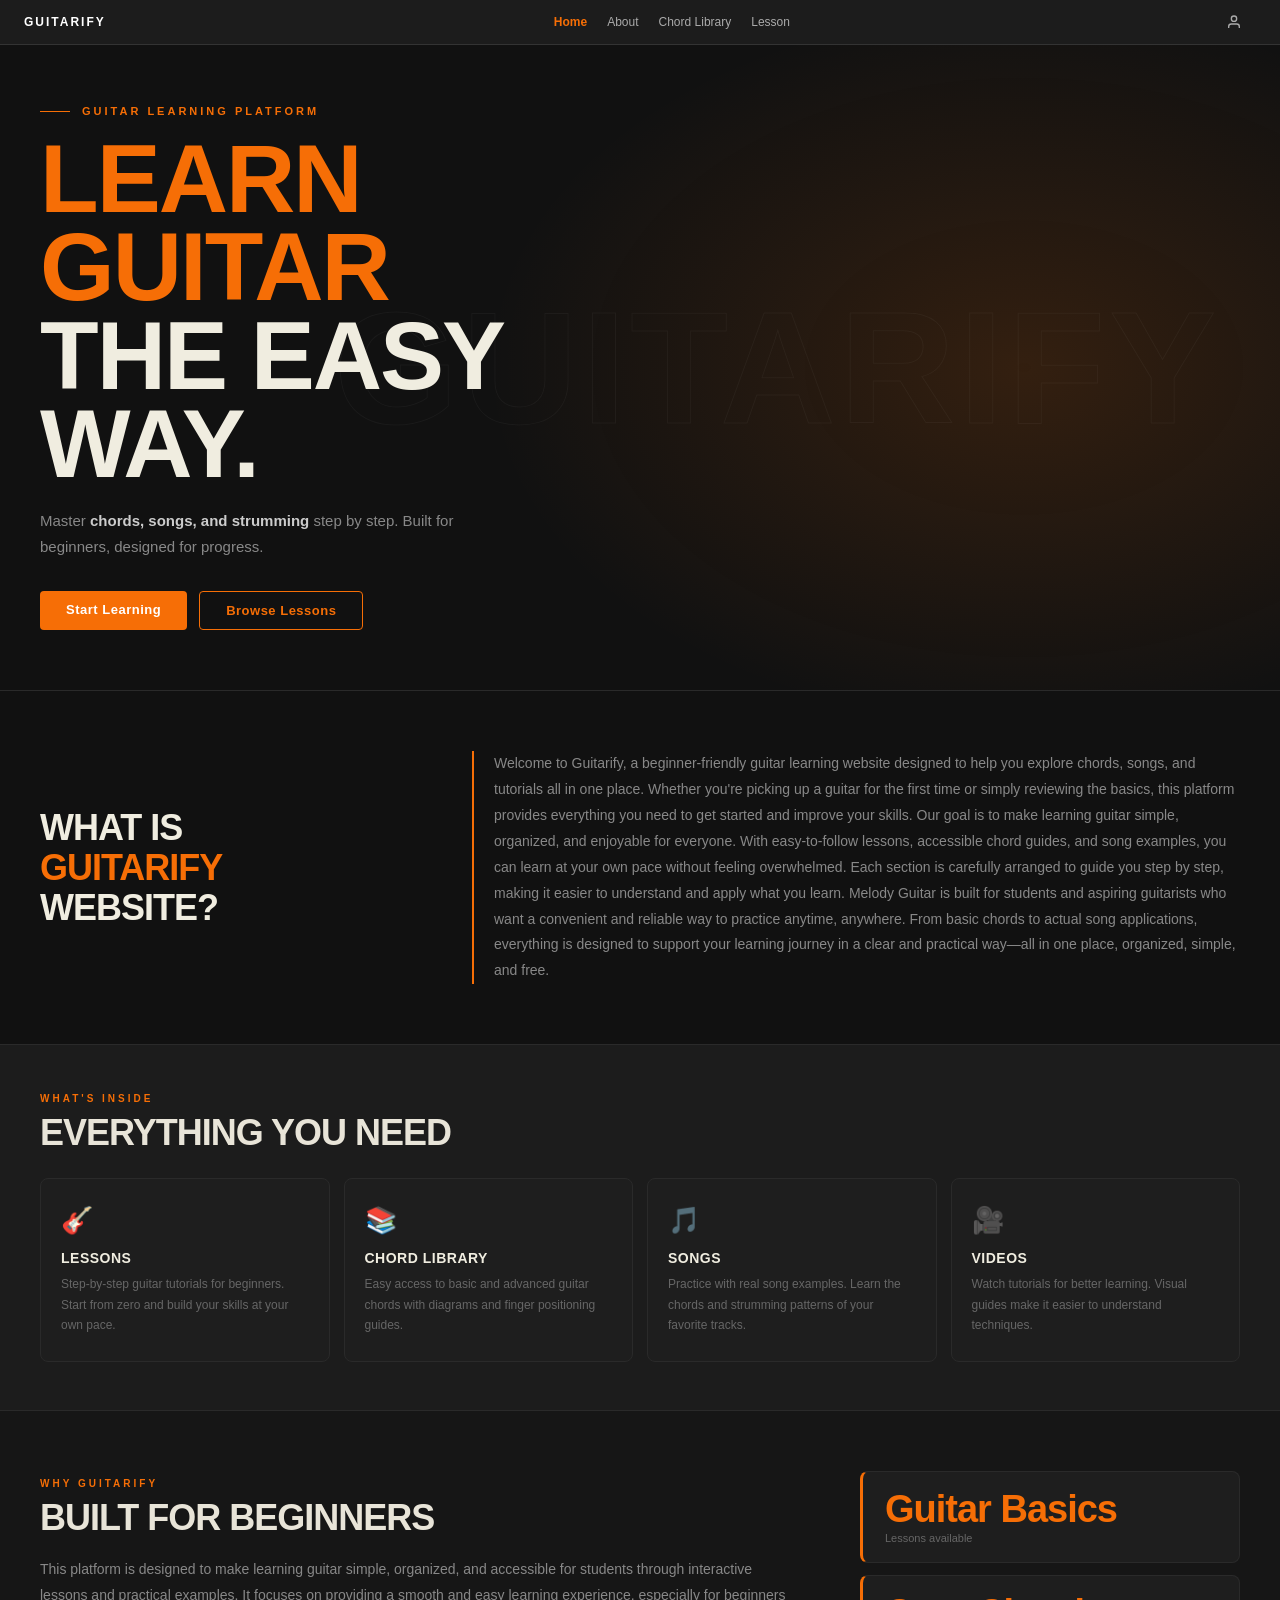
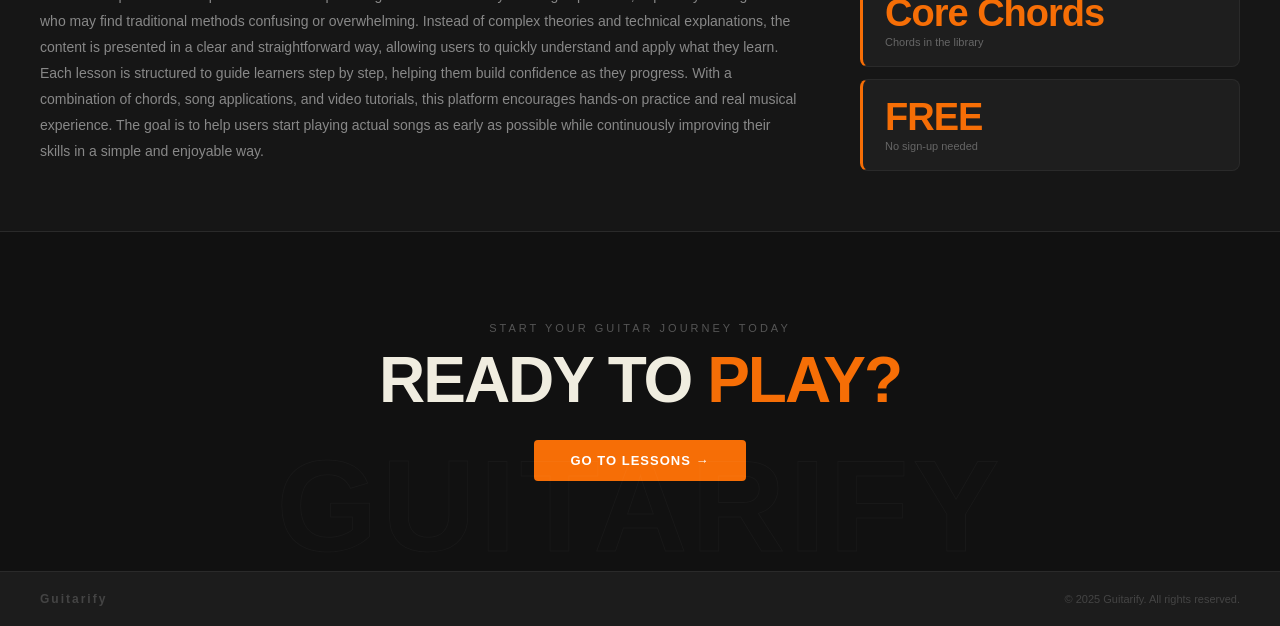
<file: index.html>
<!DOCTYPE html>
<html lang="en">
<head>
  <meta charset="UTF-8" />
  <meta name="viewport" content="width=device-width, initial-scale=1.0"/>
  <title>Guitarify</title>
  <link rel="stylesheet" href="shared.css" />
  <link rel="stylesheet" href="style.css" />
</head>
<body>
<div class="site">

  <!-- NAV -->
  <nav class="nav">
    <div class="nav-left">
      <div class="nav-logo">GUITARIFY</div>
      <div class="nav-city">
        <span></span>
      </div>
    </div>

    <div class="nav-links">
      <a href="Home.html" class="active">Home</a>
      <a href="About.html">About</a>
      <a href="Chord_Library.html">Chord Library</a>
      <a href="lessons.html">Lesson</a>
    </div>

    <div class="nav-icons">
      <button class="nav-user-btn" id="navUserBtn" onclick="handleUserIconClick()">
        <svg width="16" height="16" viewBox="0 0 24 24" fill="none" stroke="#aaa" stroke-width="2">
          <path d="M20 21v-2a4 4 0 0 0-4-4H8a4 4 0 0 0-4 4v2"/>
          <circle cx="12" cy="7" r="4"/>
        </svg>
        <span class="nav-user-name" id="navUserName"></span>
      </button>
    </div>
    <div class="user-dropdown" id="userDropdown">
      <div class="user-dropdown-header">
        <div class="user-dropdown-name" id="dropdownName">–</div>
        <div class="user-dropdown-email" id="dropdownEmail">–</div>
      </div>
      <div class="user-dropdown-item">My Profile</div>
      <div class="user-dropdown-item">My Lessons</div>
      <div class="user-dropdown-item danger" onclick="logout()">Log Out</div>
    </div>
  </nav>

  <!-- HERO -->
  <div class="hero">
    <div class="hero-bg-text">Guitarify</div>
    <div class="hero-content">
      <div class="hero-eyebrow">Guitar Learning Platform</div>
      <h1 class="hero-title">
        Learn Guitar
        <span class="white">The Easy Way.</span>
      </h1>
      <p class="hero-subtitle">
        Master <strong>chords, songs, and strumming</strong> step by step.
        Built for beginners, designed for progress.
      </p>
      <div class="hero-buttons">
        <a href="lessons.html" class="btn-primary">Start Learning</a>
        <a href="lessons.html" class="btn-outline">Browse Lessons</a>
      </div>
    </div>
  </div>


  <!-- INTRO -->
  <div class="intro-section">
    <div class="intro-label">
      What is<br/><span>Guitarify</span><br/>Website?
    </div>
    <p class="intro-text">
      Welcome to Guitarify, a beginner-friendly guitar learning website designed to help you explore chords, songs, and tutorials all in one place. Whether you're picking up a guitar for the first time or simply reviewing the basics, this platform provides everything you need to get started and improve your skills.

    Our goal is to make learning guitar simple, organized, and enjoyable for everyone. With easy-to-follow lessons, accessible chord guides, and song examples, you can learn at your own pace without feeling overwhelmed. Each section is carefully arranged to guide you step by step, making it easier to understand and apply what you learn.

    Melody Guitar is built for students and aspiring guitarists who want a convenient and reliable way to practice anytime, anywhere. From basic chords to actual song applications, everything is designed to support your learning journey in a clear and practical way—all in one place, organized, simple, and free.
    </p>
  </div>

  <!-- FEATURES -->
  <div class="section">
    <div class="section-tag">What's Inside</div>
    <div class="section-title">Everything You Need</div>

    <div class="features-grid">
      <div class="feature-card">
        <span class="feature-icon">🎸</span>
        <div class="feature-name">Lessons</div>
        <p class="feature-desc">Step-by-step guitar tutorials for beginners. Start from zero and build your skills at your own pace.</p>
      </div>
      <div class="feature-card">
        <span class="feature-icon">📚</span>
        <div class="feature-name">Chord Library</div>
        <p class="feature-desc">Easy access to basic and advanced guitar chords with diagrams and finger positioning guides.</p>
      </div>
      <div class="feature-card">
        <span class="feature-icon">🎵</span>
        <div class="feature-name">Songs</div>
        <p class="feature-desc">Practice with real song examples. Learn the chords and strumming patterns of your favorite tracks.</p>
      </div>
      <div class="feature-card">
        <span class="feature-icon">🎥</span>
        <div class="feature-name">Videos</div>
        <p class="feature-desc">Watch tutorials for better learning. Visual guides make it easier to understand techniques.</p>
      </div>
    </div>
  </div>

  <!-- WHY -->
  <div class="why-section">
    <div>
      <div class="section-tag">Why Guitarify</div>
      <div class="section-title">Built For Beginners</div>
      <p class="why-text">
        This platform is designed to make learning guitar simple, organized, and accessible for students through interactive lessons and practical examples. It focuses on providing a smooth and easy learning experience, especially for beginners who may find traditional methods confusing or overwhelming.

        Instead of complex theories and technical explanations, the content is presented in a clear and straightforward way, allowing users to quickly understand and apply what they learn. Each lesson is structured to guide learners step by step, helping them build confidence as they progress.

        With a combination of chords, song applications, and video tutorials, this platform encourages hands-on practice and real musical experience. The goal is to help users start playing actual songs as early as possible while continuously improving their skills in a simple and enjoyable way.
      </p>
    </div>
    <div class="why-stats">
      <div class="stat-item">
        <div class="stat-number">Guitar Basics</div>
        <div class="stat-label">Lessons available</div>
      </div>
      <div class="stat-item">
        <div class="stat-number">Core Chords</div>
        <div class="stat-label">Chords in the library</div>
      </div>
      <div class="stat-item">
        <div class="stat-number">FREE</div>
        <div class="stat-label">No sign-up needed</div>
      </div>
    </div>
  </div>

  <!-- CTA -->
  <div class="cta-section">
    <div class="cta-bg">Guitarify</div>
    <p class="cta-eyebrow">Start your guitar journey today</p>
    <div class="cta-title">Ready To <span>Play?</span></div>
    <a href="try.html" class="cta-btn">Go To Lessons →</a>
  </div>

  <!-- FOOTER -->
  <div class="footer">
    <div class="footer-logo">Guitarify</div>
    <div class="footer-copy">© 2025 Guitarify. All rights reserved.</div>
  </div>

  <!-- AUTH MODAL -->
<div class="auth-bg" id="authBg" onclick="handleAuthBgClick(event)">
  <div class="auth-modal">
    <button class="auth-close" onclick="closeAuth()">✕</button>
    <div class="auth-tabs">
      <div class="auth-tab active" id="tabLogin" onclick="switchAuthTab('login')">Log In</div>
      <div class="auth-tab" id="tabSignup" onclick="switchAuthTab('signup')">Sign Up</div>
    </div>
    <div class="auth-body" id="loginForm">
      <div class="auth-greeting">Welcome Back</div>
      <div class="auth-sub">Log in to continue your guitar journey.</div>
      <div class="auth-field"><label>Email</label><input type="email" id="loginEmail" placeholder="you@email.com"/></div>
      <div class="auth-field"><label>Password</label><input type="password" id="loginPassword" placeholder="••••••••"/></div>
      <div class="auth-error" id="loginError"></div>
      <button class="auth-submit" onclick="doLogin()">Log In</button>
      <div class="auth-divider">No account yet? <span onclick="switchAuthTab('signup')">Sign Up</span></div>
    </div>
    <div class="auth-body" id="signupForm" style="display:none;">
      <div class="auth-greeting">Join Guitarify</div>
      <div class="auth-sub">Create a free account and start learning.</div>
      <div class="auth-field"><label>Full Name</label><input type="text" id="signupName" placeholder="Username"/></div>
      <div class="auth-field"><label>Email</label><input type="email" id="signupEmail" placeholder="Email"/></div>
      <div class="auth-field"><label>Password</label><input type="password" id="signupPassword" placeholder="Password"/></div>
      <div class="auth-field"><label>Confirm Password</label><input type="password" id="signupConfirm" placeholder="Confirm Password"/></div>
      <div class="auth-error" id="signupError"></div>
      <button class="auth-submit" onclick="doSignup()">Create Account</button>
      <div class="auth-divider">Already have an account? <span onclick="switchAuthTab('login')">Log In</span></div>
    </div>
  </div>
</div>

</div>

<script src="auth.js"></script>
<script src="lessons.js"></script>
</body>
</html>
</file>
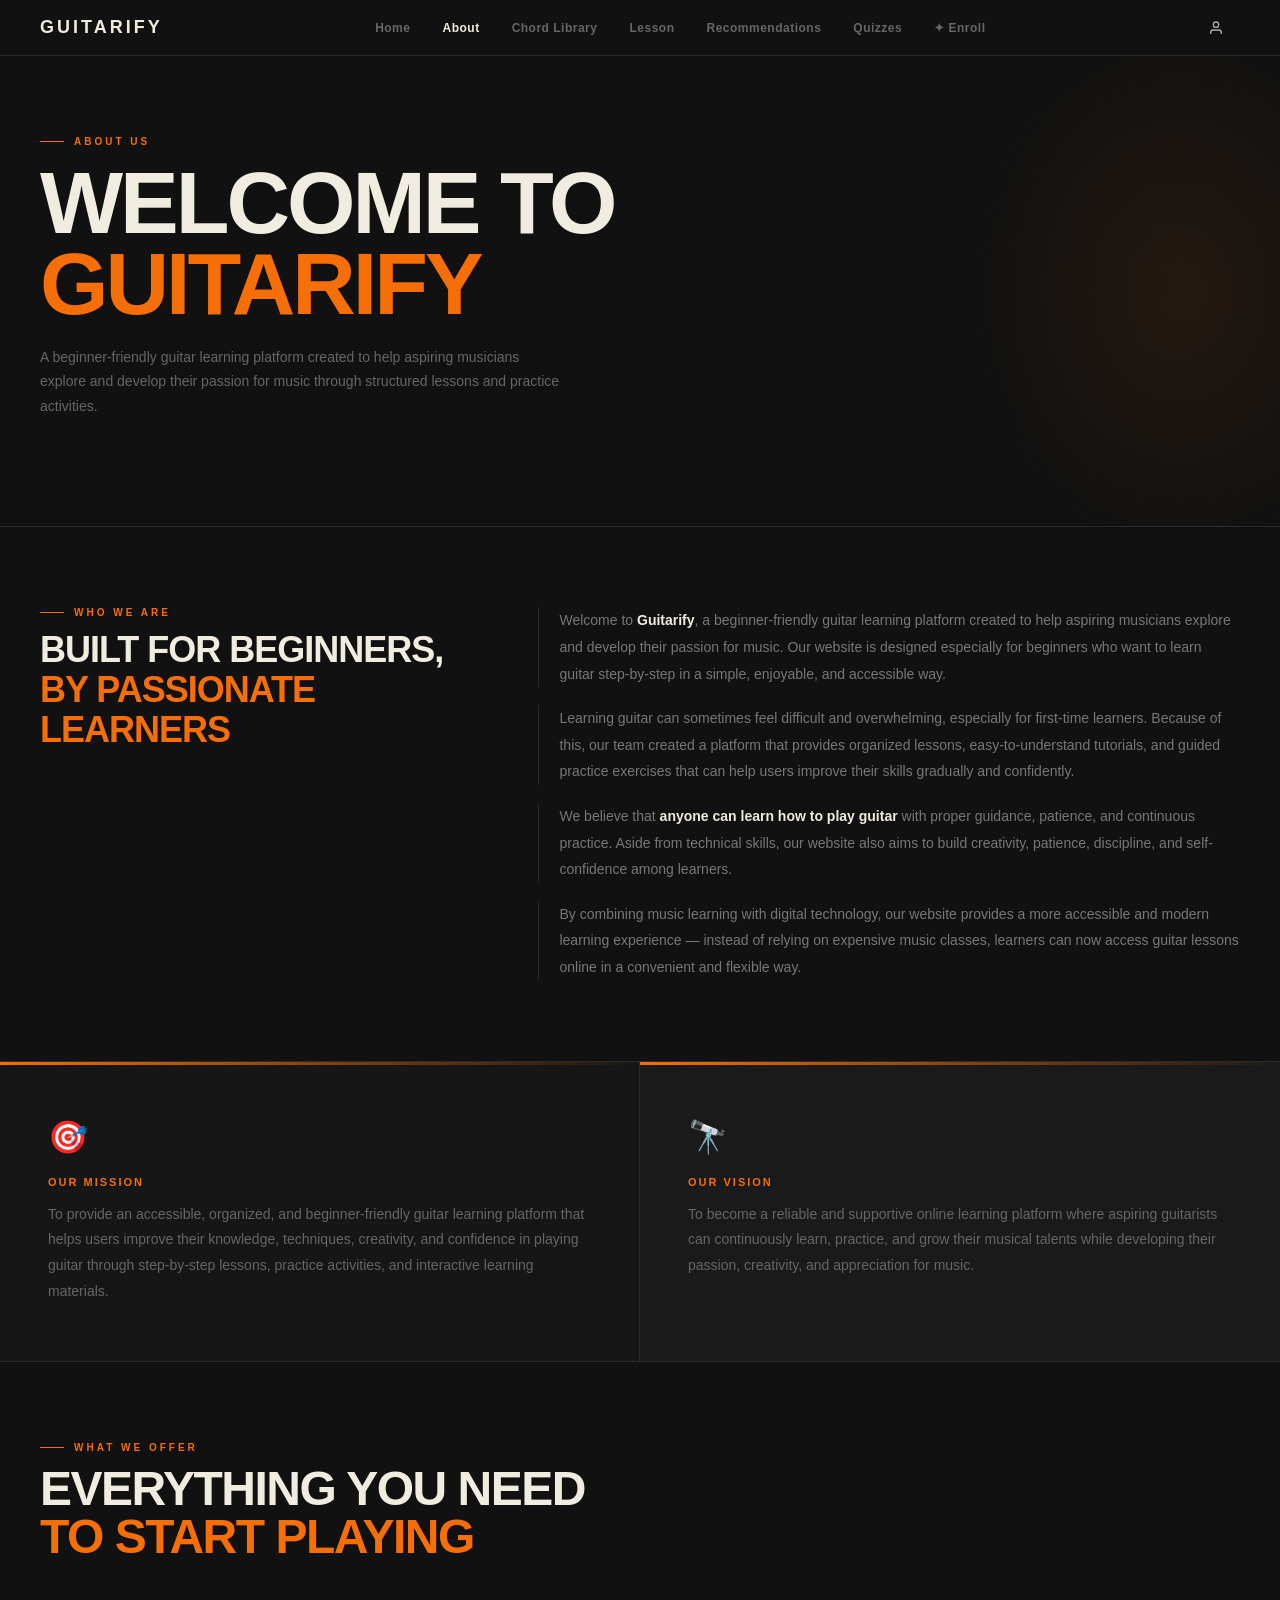
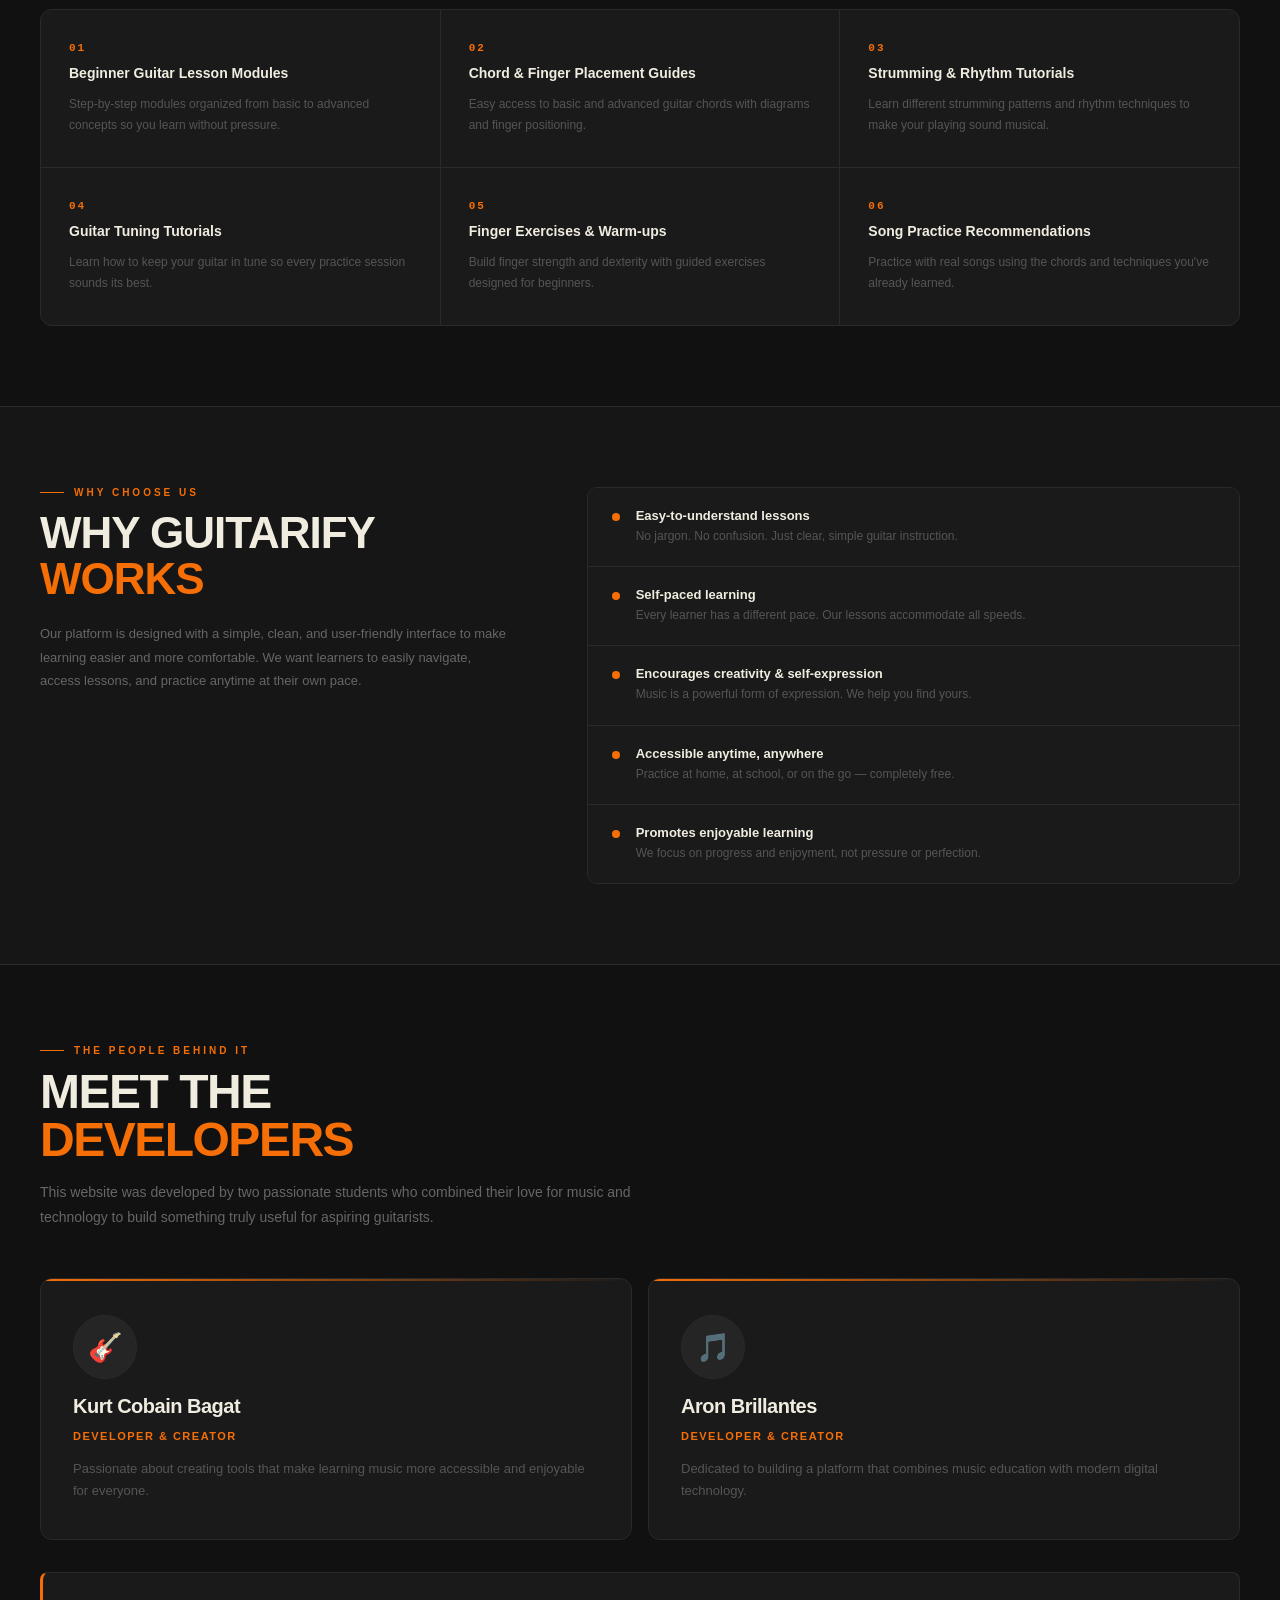
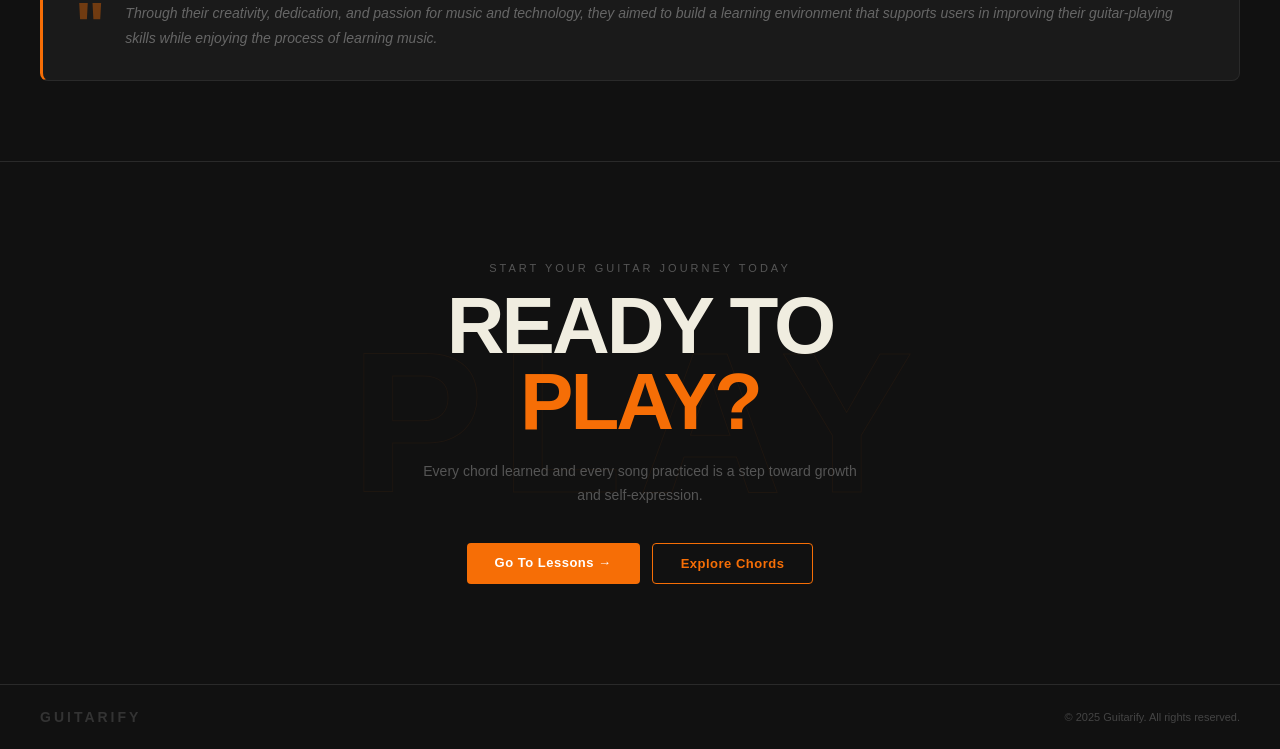
<file: About.html>
<!DOCTYPE html>
<html lang="en">
<head>
  <meta charset="UTF-8" />
  <meta name="viewport" content="width=device-width, initial-scale=1.0"/>
  <title>About — Guitarify</title>
  <style>
/* ── SHARED BASE ── */
*, *::before, *::after { box-sizing: border-box; margin: 0; padding: 0; }
body { background: #111; color: #f0ede0; font-family: 'Segoe UI', sans-serif; min-height: 100vh; }
.site { display: flex; flex-direction: column; min-height: 100vh; }

/* ── NAV ── */
.nav { display:flex; align-items:center; justify-content:space-between; padding:0 40px; height:56px; background:#111; border-bottom:0.5px solid #2a2a2a; position:sticky; top:0; z-index:200; }
.nav-left { display:flex; align-items:center; gap:16px; }
.nav-logo { font-size:18px; font-weight:900; letter-spacing:3px; color:#f0ede0; }
.nav-links { display:flex; gap:32px; }
.nav-links a { font-size:12px; font-weight:600; color:#666; text-decoration:none; letter-spacing:0.5px; transition:color 0.2s; }
.nav-links a:hover, .nav-links a.active { color:#f0ede0; }
.nav-icons { position:relative; }
.nav-user-btn { display:flex; align-items:center; gap:6px; background:none; border:none; cursor:pointer; padding:6px 10px; border-radius:6px; transition:background 0.15s; }
.nav-user-btn:hover { background:#1a1a1a; }
.nav-user-name { font-size:12px; color:#aaa; }
.user-dropdown { display:none; position:absolute; right:0; top:calc(100% + 8px); background:#1a1a1a; border:0.5px solid #2a2a2a; border-radius:10px; min-width:200px; overflow:hidden; z-index:300; }
.user-dropdown.open { display:block; }
.user-dropdown-header { padding:14px 16px; border-bottom:0.5px solid #2a2a2a; }
.user-dropdown-name { font-size:13px; font-weight:700; color:#f0ede0; }
.user-dropdown-email { font-size:11px; color:#666; margin-top:2px; }
.user-dropdown-item { padding:11px 16px; font-size:12px; color:#aaa; cursor:pointer; transition:background 0.15s; }
.user-dropdown-item:hover { background:#252525; color:#f0ede0; }
.user-dropdown-item.danger { color:#e05555; }

/* ── SHARED TAGS & BUTTONS ── */
.section-tag { font-size:10px; font-weight:700; letter-spacing:3px; color:#f66e06; text-transform:uppercase; margin-bottom:12px; display:flex; align-items:center; gap:10px; }
.section-tag::before { content:''; display:block; width:24px; height:1px; background:#f66e06; flex-shrink:0; }
.btn-primary { background:#f66e06; color:#fff; font-size:13px; font-weight:700; padding:12px 28px; border-radius:4px; border:none; cursor:pointer; text-decoration:none; letter-spacing:0.5px; transition:opacity 0.2s, transform 0.15s; display:inline-block; }
.btn-primary:hover { opacity:0.88; transform:translateY(-1px); }
.btn-outline { background:transparent; color:#f66e06; font-size:13px; font-weight:700; padding:12px 28px; border-radius:4px; border:1.5px solid #f66e06; cursor:pointer; text-decoration:none; letter-spacing:0.5px; transition:background 0.2s, transform 0.15s; display:inline-block; }
.btn-outline:hover { background:rgba(246,110,6,0.1); transform:translateY(-1px); }

/* ── HERO ── */
.about-hero { background:#111; padding:80px 40px 60px; border-bottom:0.5px solid #2a2a2a; position:relative; overflow:hidden; }
.about-hero::before { content:''; position:absolute; top:0; right:0; width:500px; height:100%; background:radial-gradient(ellipse 60% 80% at 80% 50%, rgba(246,110,6,0.08), transparent 70%); pointer-events:none; }
.about-hero-eyebrow { font-size:10px; font-weight:700; letter-spacing:3px; color:#f66e06; text-transform:uppercase; margin-bottom:16px; display:flex; align-items:center; gap:10px; }
.about-hero-eyebrow::before { content:''; display:block; width:24px; height:1px; background:#f66e06; }
.about-hero-title { font-size:clamp(48px,7vw,88px); font-weight:900; letter-spacing:-3px; color:#f0ede0; text-transform:uppercase; line-height:0.92; margin-bottom:20px; }
.about-hero-title span { color:#f66e06; }
.about-hero-sub { font-size:14px; color:#666; line-height:1.75; max-width:520px; margin-bottom:48px; }

/* ── ABOUT BODY ── */
.about-body-section { padding:80px 40px; background:#111; border-bottom:0.5px solid #2a2a2a; display:grid; grid-template-columns:1fr 1.6fr; gap:60px; align-items:start; }
.about-body-heading { font-size:clamp(24px,3vw,36px); font-weight:900; color:#f0ede0; letter-spacing:-1px; text-transform:uppercase; line-height:1.1; position:sticky; top:80px; }
.about-body-heading span { color:#f66e06; }
.about-body-right p { font-size:14px; color:#777; line-height:1.9; margin-bottom:18px; padding-left:20px; border-left:1px solid #2a2a2a; }
.about-body-right p:last-child { margin-bottom:0; }
.about-body-right strong { color:#f0ede0; font-weight:700; }

/* ── MISSION & VISION ── */
.mv-section { display:grid; grid-template-columns:1fr 1fr; gap:0; border-bottom:0.5px solid #2a2a2a; }
.mv-card { padding:56px 48px; background:#161616; border-right:0.5px solid #2a2a2a; position:relative; overflow:hidden; }
.mv-card:last-child { border-right:none; background:#1a1a1a; }
.mv-card::after { content:''; position:absolute; top:0; left:0; right:0; height:3px; background:linear-gradient(90deg,#f66e06,transparent); }
.mv-icon { font-size:32px; margin-bottom:20px; display:block; }
.mv-label { font-size:11px; font-weight:700; color:#f66e06; letter-spacing:2px; text-transform:uppercase; margin-bottom:14px; }
.mv-text { font-size:14px; color:#666; line-height:1.85; }

/* ── WHAT WE OFFER ── */
.offer-section { padding:80px 40px; background:#111; border-bottom:0.5px solid #2a2a2a; }
.offer-header { margin-bottom:48px; }
.offer-heading { font-size:clamp(28px,4vw,48px); font-weight:900; color:#f0ede0; letter-spacing:-1.5px; text-transform:uppercase; line-height:1; margin-top:8px; }
.offer-heading span { color:#f66e06; }
.offer-grid { display:grid; grid-template-columns:repeat(3,1fr); gap:1px; background:#2a2a2a; border:0.5px solid #2a2a2a; border-radius:12px; overflow:hidden; }
.offer-item { background:#1a1a1a; padding:32px 28px; display:flex; flex-direction:column; gap:10px; transition:background 0.2s; }
.offer-item:hover { background:#1e1e1e; }
.offer-num { font-size:11px; font-weight:700; color:#f66e06; letter-spacing:2px; font-family:'Courier New',monospace; }
.offer-name { font-size:14px; font-weight:700; color:#f0ede0; line-height:1.3; }
.offer-desc { font-size:12px; color:#555; line-height:1.7; margin-top:2px; }

/* ── WHY CHOOSE US ── */
.why-section { padding:80px 40px; background:#161616; border-bottom:0.5px solid #2a2a2a; display:grid; grid-template-columns:1fr 1.4fr; gap:80px; align-items:start; }
.why-heading { font-size:clamp(28px,3.5vw,44px); font-weight:900; color:#f0ede0; letter-spacing:-1px; text-transform:uppercase; line-height:1.05; margin-bottom:20px; }
.why-heading span { color:#f66e06; }
.why-intro { font-size:13px; color:#666; line-height:1.8; }
.why-list { display:flex; flex-direction:column; gap:0; border:0.5px solid #2a2a2a; border-radius:10px; overflow:hidden; }
.why-item { display:flex; align-items:flex-start; gap:16px; padding:20px 24px; background:#1a1a1a; border-bottom:0.5px solid #2a2a2a; transition:background 0.15s; }
.why-item:last-child { border-bottom:none; }
.why-item:hover { background:#1e1e1e; }
.why-dot { width:8px; height:8px; border-radius:50%; background:#f66e06; flex-shrink:0; margin-top:5px; }
.why-item-title { font-size:13px; font-weight:700; color:#f0ede0; margin-bottom:4px; }
.why-item-desc { font-size:12px; color:#555; line-height:1.6; }

/* ── TEAM / DEVELOPERS ── */
.team-section { padding:80px 40px; background:#111; border-bottom:0.5px solid #2a2a2a; }
.team-header { margin-bottom:48px; max-width:600px; }
.team-heading { font-size:clamp(28px,4vw,48px); font-weight:900; color:#f0ede0; letter-spacing:-1.5px; text-transform:uppercase; line-height:1; margin-top:8px; margin-bottom:16px; }
.team-heading span { color:#f66e06; }
.team-intro { font-size:14px; color:#666; line-height:1.8; }
.team-cards { display:grid; grid-template-columns:1fr 1fr; gap:16px; margin-bottom:32px; }
.team-card { background:#1a1a1a; border:0.5px solid #2a2a2a; border-radius:12px; padding:36px 32px; display:flex; flex-direction:column; align-items:flex-start; gap:12px; position:relative; overflow:hidden; transition:border-color 0.2s, transform 0.2s; }
.team-card:hover { border-color:rgba(246,110,6,0.3); transform:translateY(-3px); }
.team-card::before { content:''; position:absolute; top:0; left:0; right:0; height:2px; background:linear-gradient(90deg,#f66e06,transparent); }
.team-avatar { width:64px; height:64px; background:#252525; border-radius:50%; display:flex; align-items:center; justify-content:center; font-size:28px; border:1.5px solid #2a2a2a; margin-bottom:4px; }
.team-name { font-size:20px; font-weight:900; color:#f0ede0; letter-spacing:-0.5px; }
.team-role { font-size:11px; color:#f66e06; font-weight:700; text-transform:uppercase; letter-spacing:1.5px; }
.team-desc { font-size:13px; color:#555; line-height:1.7; margin-top:4px; }
.team-quote-block { background:#1a1a1a; border:0.5px solid #2a2a2a; border-left:3px solid #f66e06; border-radius:8px; padding:28px 32px; display:flex; gap:20px; align-items:flex-start; }
.team-quote-mark { font-size:64px; font-weight:900; color:#f66e06; line-height:0.8; flex-shrink:0; opacity:0.4; }
.team-quote-text { font-size:14px; color:#666; line-height:1.8; font-style:italic; }

/* ── CTA ── */
.about-cta { padding:100px 40px; background:#111; text-align:center; position:relative; overflow:hidden; }
.about-cta-bg { position:absolute; left:50%; top:50%; transform:translate(-50%,-50%); font-size:200px; font-weight:900; color:transparent; -webkit-text-stroke:1px rgba(246,110,6,0.05); pointer-events:none; white-space:nowrap; text-transform:uppercase; letter-spacing:16px; }
.about-cta-content { position:relative; z-index:1; }
.cta-eyebrow { font-size:11px; color:#555; letter-spacing:3px; text-transform:uppercase; margin-bottom:14px; }
.about-cta-title { font-size:clamp(40px,7vw,80px); font-weight:900; letter-spacing:-3px; color:#f0ede0; text-transform:uppercase; line-height:0.95; margin-bottom:20px; }
.about-cta-title span { color:#f66e06; }
.about-cta-sub { font-size:14px; color:#555; line-height:1.7; max-width:440px; margin:0 auto 36px; }
.about-cta-btns { display:flex; gap:12px; justify-content:center; flex-wrap:wrap; }

/* ── AUTH MODAL ── */
.auth-bg { display:none; position:fixed; inset:0; background:rgba(0,0,0,0.78); z-index:500; align-items:center; justify-content:center; padding:20px; }
.auth-bg.open { display:flex; }
.auth-modal { background:#1a1a1a; border:0.5px solid #2a2a2a; border-radius:16px; width:100%; max-width:400px; overflow:hidden; position:relative; }
.auth-close { position:absolute; top:16px; right:16px; background:none; border:none; font-size:20px; color:#666; cursor:pointer; z-index:1; }
.auth-tabs { display:flex; border-bottom:0.5px solid #2a2a2a; }
.auth-tab { flex:1; padding:14px; text-align:center; font-size:13px; font-weight:700; color:#666; cursor:pointer; transition:color 0.2s; }
.auth-tab.active { color:#f0ede0; border-bottom:2px solid #f66e06; }
.auth-body { padding:24px; }
.auth-greeting { font-size:22px; font-weight:900; color:#f0ede0; margin-bottom:4px; }
.auth-sub { font-size:12px; color:#666; margin-bottom:20px; }
.auth-field { display:flex; flex-direction:column; gap:6px; margin-bottom:14px; }
.auth-field label { font-size:11px; font-weight:700; color:#888; text-transform:uppercase; letter-spacing:0.5px; }
.auth-field input { background:#111; border:0.5px solid #2a2a2a; border-radius:8px; padding:10px 12px; font-size:13px; color:#f0ede0; outline:none; transition:border-color 0.2s; }
.auth-field input:focus { border-color:#f66e06; }
.auth-error { font-size:12px; color:#e05555; margin-bottom:10px; min-height:16px; }
.auth-submit { width:100%; background:#f66e06; border:none; border-radius:8px; padding:12px; font-size:14px; font-weight:700; color:#fff; cursor:pointer; transition:opacity 0.2s; }
.auth-submit:hover { opacity:0.88; }
.auth-divider { font-size:12px; color:#666; text-align:center; margin-top:16px; }
.auth-divider span { color:#f66e06; cursor:pointer; }

/* ── TOAST / FOOTER ── */
.toast { position:fixed; bottom:24px; left:50%; transform:translateX(-50%) translateY(20px); background:#1a1a1a; border:0.5px solid #2a2a2a; color:#f0ede0; font-size:13px; padding:10px 20px; border-radius:8px; opacity:0; transition:opacity 0.3s, transform 0.3s; pointer-events:none; z-index:600; }
.toast.show { opacity:1; transform:translateX(-50%) translateY(0); }
.footer { border-top:0.5px solid #2a2a2a; padding:24px 40px; display:flex; align-items:center; justify-content:space-between; }
.footer-logo { font-size:14px; font-weight:900; letter-spacing:3px; color:#333; }
.footer-copy { font-size:11px; color:#444; }
  </style>
</head>
<body>
<div class="site">

  <!-- NAV -->
  <nav class="nav">
    <div class="nav-left">
      <div class="nav-logo">GUITARIFY</div>
    </div>
    <div class="nav-links">
      <a href="Home.html">Home</a>
      <a href="About.html" class="active">About</a>
      <a href="Chord_Library.html">Chord Library</a>
      <a href="lessons.html">Lesson</a>
      <a href="Recommendations.html">Recommendations</a>
      <a href="practice.html">Quizzes</a>
      <a href="Enroll.html" class="enroll-link">✦ Enroll</a>
    </div>
    <div class="nav-icons">
      <button class="nav-user-btn" id="navUserBtn" onclick="handleUserIconClick()">
        <svg width="16" height="16" viewBox="0 0 24 24" fill="none" stroke="#aaa" stroke-width="2">
          <path d="M20 21v-2a4 4 0 0 0-4-4H8a4 4 0 0 0-4 4v2"/>
          <circle cx="12" cy="7" r="4"/>
        </svg>
        <span class="nav-user-name" id="navUserName"></span>
      </button>
    </div>
    <div class="user-dropdown" id="userDropdown">
      <div class="user-dropdown-header">
        <div class="user-dropdown-name" id="dropdownName">–</div>
        <div class="user-dropdown-email" id="dropdownEmail">–</div>
      </div>
      <div class="user-dropdown-item">My Profile</div>
      <div class="user-dropdown-item">My Lessons</div>
      <div class="user-dropdown-item danger" onclick="logout()">Log Out</div>
    </div>
  </nav>

  <!-- HERO -->
  <div class="about-hero">
    <div class="about-hero-eyebrow">About Us</div>
    <h1 class="about-hero-title">Welcome to<br/><span>Guitarify</span></h1>
    <p class="about-hero-sub">A beginner-friendly guitar learning platform created to help aspiring musicians explore and develop their passion for music through structured lessons and practice activities.</p>
  </div>

  <!-- ABOUT BODY -->
  <div class="about-body-section">
    <div class="about-body-left">
      <div class="section-tag">Who We Are</div>
      <h2 class="about-body-heading">Built For Beginners,<br/><span>By Passionate Learners</span></h2>
    </div>
    <div class="about-body-right">
      <p>Welcome to <strong>Guitarify</strong>, a beginner-friendly guitar learning platform created to help aspiring musicians explore and develop their passion for music. Our website is designed especially for beginners who want to learn guitar step-by-step in a simple, enjoyable, and accessible way.</p>
      <p>Learning guitar can sometimes feel difficult and overwhelming, especially for first-time learners. Because of this, our team created a platform that provides organized lessons, easy-to-understand tutorials, and guided practice exercises that can help users improve their skills gradually and confidently.</p>
      <p>We believe that <strong>anyone can learn how to play guitar</strong> with proper guidance, patience, and continuous practice. Aside from technical skills, our website also aims to build creativity, patience, discipline, and self-confidence among learners.</p>
      <p>By combining music learning with digital technology, our website provides a more accessible and modern learning experience — instead of relying on expensive music classes, learners can now access guitar lessons online in a convenient and flexible way.</p>
    </div>
  </div>

  <!-- MISSION & VISION -->
  <div class="mv-section">
    <div class="mv-card">
      <div class="mv-icon">🎯</div>
      <div class="mv-label">Our Mission</div>
      <p class="mv-text">To provide an accessible, organized, and beginner-friendly guitar learning platform that helps users improve their knowledge, techniques, creativity, and confidence in playing guitar through step-by-step lessons, practice activities, and interactive learning materials.</p>
    </div>
    <div class="mv-card">
      <div class="mv-icon">🔭</div>
      <div class="mv-label">Our Vision</div>
      <p class="mv-text">To become a reliable and supportive online learning platform where aspiring guitarists can continuously learn, practice, and grow their musical talents while developing their passion, creativity, and appreciation for music.</p>
    </div>
  </div>

  <!-- WHAT WE OFFER -->
  <div class="offer-section">
    <div class="offer-header">
      <div class="section-tag">What We Offer</div>
      <h2 class="offer-heading">Everything You Need<br/><span>To Start Playing</span></h2>
    </div>
    <div class="offer-grid">
      <div class="offer-item">
        <span class="offer-num">01</span>
        <div class="offer-name">Beginner Guitar Lesson Modules</div>
        <p class="offer-desc">Step-by-step modules organized from basic to advanced concepts so you learn without pressure.</p>
      </div>
      <div class="offer-item">
        <span class="offer-num">02</span>
        <div class="offer-name">Chord & Finger Placement Guides</div>
        <p class="offer-desc">Easy access to basic and advanced guitar chords with diagrams and finger positioning.</p>
      </div>
      <div class="offer-item">
        <span class="offer-num">03</span>
        <div class="offer-name">Strumming & Rhythm Tutorials</div>
        <p class="offer-desc">Learn different strumming patterns and rhythm techniques to make your playing sound musical.</p>
      </div>
      <div class="offer-item">
        <span class="offer-num">04</span>
        <div class="offer-name">Guitar Tuning Tutorials</div>
        <p class="offer-desc">Learn how to keep your guitar in tune so every practice session sounds its best.</p>
      </div>
      <div class="offer-item">
        <span class="offer-num">05</span>
        <div class="offer-name">Finger Exercises & Warm-ups</div>
        <p class="offer-desc">Build finger strength and dexterity with guided exercises designed for beginners.</p>
      </div>
      <div class="offer-item">
        <span class="offer-num">06</span>
        <div class="offer-name">Song Practice Recommendations</div>
        <p class="offer-desc">Practice with real songs using the chords and techniques you've already learned.</p>
      </div>
    </div>
  </div>

  <!-- WHY CHOOSE US -->
  <div class="why-section">
    <div class="why-left">
      <div class="section-tag">Why Choose Us</div>
      <h2 class="why-heading">Why Guitarify<br/><span>Works</span></h2>
      <p class="why-intro">Our platform is designed with a simple, clean, and user-friendly interface to make learning easier and more comfortable. We want learners to easily navigate, access lessons, and practice anytime at their own pace.</p>
    </div>
    <div class="why-right">
      <div class="why-list">
        <div class="why-item">
          <div class="why-dot"></div>
          <div>
            <div class="why-item-title">Easy-to-understand lessons</div>
            <div class="why-item-desc">No jargon. No confusion. Just clear, simple guitar instruction.</div>
          </div>
        </div>
        <div class="why-item">
          <div class="why-dot"></div>
          <div>
            <div class="why-item-title">Self-paced learning</div>
            <div class="why-item-desc">Every learner has a different pace. Our lessons accommodate all speeds.</div>
          </div>
        </div>
        <div class="why-item">
          <div class="why-dot"></div>
          <div>
            <div class="why-item-title">Encourages creativity & self-expression</div>
            <div class="why-item-desc">Music is a powerful form of expression. We help you find yours.</div>
          </div>
        </div>
        <div class="why-item">
          <div class="why-dot"></div>
          <div>
            <div class="why-item-title">Accessible anytime, anywhere</div>
            <div class="why-item-desc">Practice at home, at school, or on the go — completely free.</div>
          </div>
        </div>
        <div class="why-item">
          <div class="why-dot"></div>
          <div>
            <div class="why-item-title">Promotes enjoyable learning</div>
            <div class="why-item-desc">We focus on progress and enjoyment, not pressure or perfection.</div>
          </div>
        </div>
      </div>
    </div>
  </div>

  <!-- MEET THE DEVELOPERS -->
  <div class="team-section">
    <div class="team-header">
      <div class="section-tag">The People Behind It</div>
      <h2 class="team-heading">Meet the<br/><span>Developers</span></h2>
      <p class="team-intro">This website was developed by two passionate students who combined their love for music and technology to build something truly useful for aspiring guitarists.</p>
    </div>
    <div class="team-cards">
      <div class="team-card">
        <div class="team-avatar">🎸</div>
        <div class="team-name">Kurt Cobain Bagat</div>
        <div class="team-role">Developer & Creator</div>
        <p class="team-desc">Passionate about creating tools that make learning music more accessible and enjoyable for everyone.</p>
      </div>
      <div class="team-card">
        <div class="team-avatar">🎵</div>
        <div class="team-name">Aron Brillantes</div>
        <div class="team-role">Developer & Creator</div>
        <p class="team-desc">Dedicated to building a platform that combines music education with modern digital technology.</p>
      </div>
    </div>
    <div class="team-quote-block">
      <div class="team-quote-mark">"</div>
      <p class="team-quote-text">Through their creativity, dedication, and passion for music and technology, they aimed to build a learning environment that supports users in improving their guitar-playing skills while enjoying the process of learning music.</p>
    </div>
  </div>

  <!-- CTA -->
  <div class="about-cta">
    <div class="about-cta-bg">PLAY</div>
    <div class="about-cta-content">
      <p class="cta-eyebrow">Start your guitar journey today</p>
      <div class="about-cta-title">Ready To<br/><span>Play?</span></div>
      <p class="about-cta-sub">Every chord learned and every song practiced is a step toward growth and self-expression.</p>
      <div class="about-cta-btns">
        <a href="lessons.html" class="btn-primary">Go To Lessons →</a>
        <a href="Chord_Library.html" class="btn-outline">Explore Chords</a>
      </div>
    </div>
  </div>

  <!-- FOOTER -->
  <div class="footer">
    <div class="footer-logo">GUITARIFY</div>
    <div class="footer-copy">© 2025 Guitarify. All rights reserved.</div>
  </div>

  <!-- AUTH MODAL -->
  <div class="auth-bg" id="authBg" onclick="handleAuthBgClick(event)">
    <div class="auth-modal">
      <button class="auth-close" onclick="closeAuth()">✕</button>
      <div class="auth-tabs">
        <div class="auth-tab active" id="tabLogin" onclick="switchAuthTab('login')">Log In</div>
        <div class="auth-tab" id="tabSignup" onclick="switchAuthTab('signup')">Sign Up</div>
      </div>
      <div class="auth-body" id="loginForm">
        <div class="auth-greeting">Welcome Back</div>
        <div class="auth-sub">Log in to continue your guitar journey.</div>
        <div class="auth-field"><label>Email</label><input type="email" id="loginEmail" placeholder="you@email.com"/></div>
        <div class="auth-field"><label>Password</label><input type="password" id="loginPassword" placeholder="••••••••"/></div>
        <div class="auth-error" id="loginError"></div>
        <button class="auth-submit" onclick="doLogin()">Log In</button>
        <div class="auth-divider">No account yet? <span onclick="switchAuthTab('signup')">Sign Up</span></div>
      </div>
      <div class="auth-body" id="signupForm" style="display:none;">
        <div class="auth-greeting">Join Guitarify</div>
        <div class="auth-sub">Create a free account and start learning.</div>
        <div class="auth-field"><label>Full Name</label><input type="text" id="signupName" placeholder="Username"/></div>
        <div class="auth-field"><label>Email</label><input type="email" id="signupEmail" placeholder="Email"/></div>
        <div class="auth-field"><label>Password</label><input type="password" id="signupPassword" placeholder="Password"/></div>
        <div class="auth-field"><label>Confirm Password</label><input type="password" id="signupConfirm" placeholder="Confirm Password"/></div>
        <div class="auth-error" id="signupError"></div>
        <button class="auth-submit" onclick="doSignup()">Create Account</button>
        <div class="auth-divider">Already have an account? <span onclick="switchAuthTab('login')">Log In</span></div>
      </div>
    </div>
  </div>

</div>

<div class="toast" id="toast"></div>

<script>
const AUTH_URL = 'auth.php';
let currentUser = null;

async function checkSession() {
    try {
        const res = await fetch(AUTH_URL + '?action=check');
        const data = await res.json();
        if (data.loggedIn && data.user) { currentUser = data.user; updateNavUser(); }
    } catch(e) {}
}

async function doSignup() {
    const name = document.getElementById('signupName').value.trim();
    const email = document.getElementById('signupEmail').value.trim();
    const password = document.getElementById('signupPassword').value;
    const confirm = document.getElementById('signupConfirm').value;
    const err = document.getElementById('signupError');
    err.textContent = '';
    if (!name || !email || !password || !confirm) { err.textContent = 'Please fill in all fields.'; return; }
    if (password !== confirm) { err.textContent = 'Passwords do not match.'; return; }
    if (password.length < 6) { err.textContent = 'Password must be at least 6 characters.'; return; }
    try {
        const res = await fetch(AUTH_URL + '?action=signup', {
            method: 'POST', headers: { 'Content-Type': 'application/json' },
            body: JSON.stringify({ name, email, password })
        });
        const data = await res.json();
        if (data.success) {
            currentUser = data.user; updateNavUser(); closeAuth(); showToast(data.message);
            if (document.getElementById('f_email')) document.getElementById('f_email').value = email;
            if (document.getElementById('f_name')) document.getElementById('f_name').value = name;
        } else { err.textContent = data.message; }
    } catch(e) { err.textContent = 'Connection error. Make sure XAMPP is running.'; }
}

async function doLogin() {
    const email = document.getElementById('loginEmail').value.trim();
    const password = document.getElementById('loginPassword').value;
    const err = document.getElementById('loginError');
    err.textContent = '';
    if (!email || !password) { err.textContent = 'Please fill in all fields.'; return; }
    try {
        const res = await fetch(AUTH_URL + '?action=login', {
            method: 'POST', headers: { 'Content-Type': 'application/json' },
            body: JSON.stringify({ email, password })
        });
        const data = await res.json();
        if (data.success) {
            currentUser = data.user; updateNavUser(); closeAuth(); showToast(data.message);
            if (document.getElementById('f_email')) document.getElementById('f_email').value = email;
            if (document.getElementById('f_name')) document.getElementById('f_name').value = data.user.name;
        } else { err.textContent = data.message; }
    } catch(e) { err.textContent = 'Connection error. Make sure XAMPP is running.'; }
}

async function logout() {
    try { await fetch(AUTH_URL + '?action=logout'); } catch(e) {}
    currentUser = null; updateNavUser();
    const dd = document.getElementById('userDropdown');
    if (dd) dd.classList.remove('open');
    showToast('Logged out.');
}

function updateNavUser() {
    const nameEl = document.getElementById('navUserName');
    const dropName = document.getElementById('dropdownName');
    const dropEmail = document.getElementById('dropdownEmail');
    if (currentUser) {
        if (nameEl) nameEl.textContent = currentUser.name;
        if (dropName) dropName.textContent = currentUser.name;
        if (dropEmail) dropEmail.textContent = currentUser.email;
    } else {
        if (nameEl) nameEl.textContent = '';
        if (dropName) dropName.textContent = '–';
        if (dropEmail) dropEmail.textContent = '–';
    }
}

function handleUserIconClick() {
    if (currentUser) { const dd = document.getElementById('userDropdown'); if (dd) dd.classList.toggle('open'); }
    else { openAuth(); }
}
function openAuth() { const bg = document.getElementById('authBg'); if (bg) bg.classList.add('open'); }
function closeAuth() { const bg = document.getElementById('authBg'); if (bg) bg.classList.remove('open'); }
function handleAuthBgClick(e) { if (e.target === document.getElementById('authBg')) closeAuth(); }
function switchAuthTab(tab) {
    const lf = document.getElementById('loginForm'), sf = document.getElementById('signupForm');
    const tl = document.getElementById('tabLogin'), ts = document.getElementById('tabSignup');
    if (lf) lf.style.display = tab === 'login' ? 'block' : 'none';
    if (sf) sf.style.display = tab === 'signup' ? 'block' : 'none';
    if (tl) tl.classList.toggle('active', tab === 'login');
    if (ts) ts.classList.toggle('active', tab === 'signup');
}
function showToast(msg) {
    const t = document.getElementById('toast'); if (!t) return;
    t.textContent = msg; t.classList.add('show');
    setTimeout(() => t.classList.remove('show'), 2500);
}
document.addEventListener('click', function(e) {
    const dd = document.getElementById('userDropdown'), btn = document.getElementById('navUserBtn');
    if (dd && btn && !dd.contains(e.target) && !btn.contains(e.target)) dd.classList.remove('open');
});
checkSession();
</script>
</body>
</html>
</file>
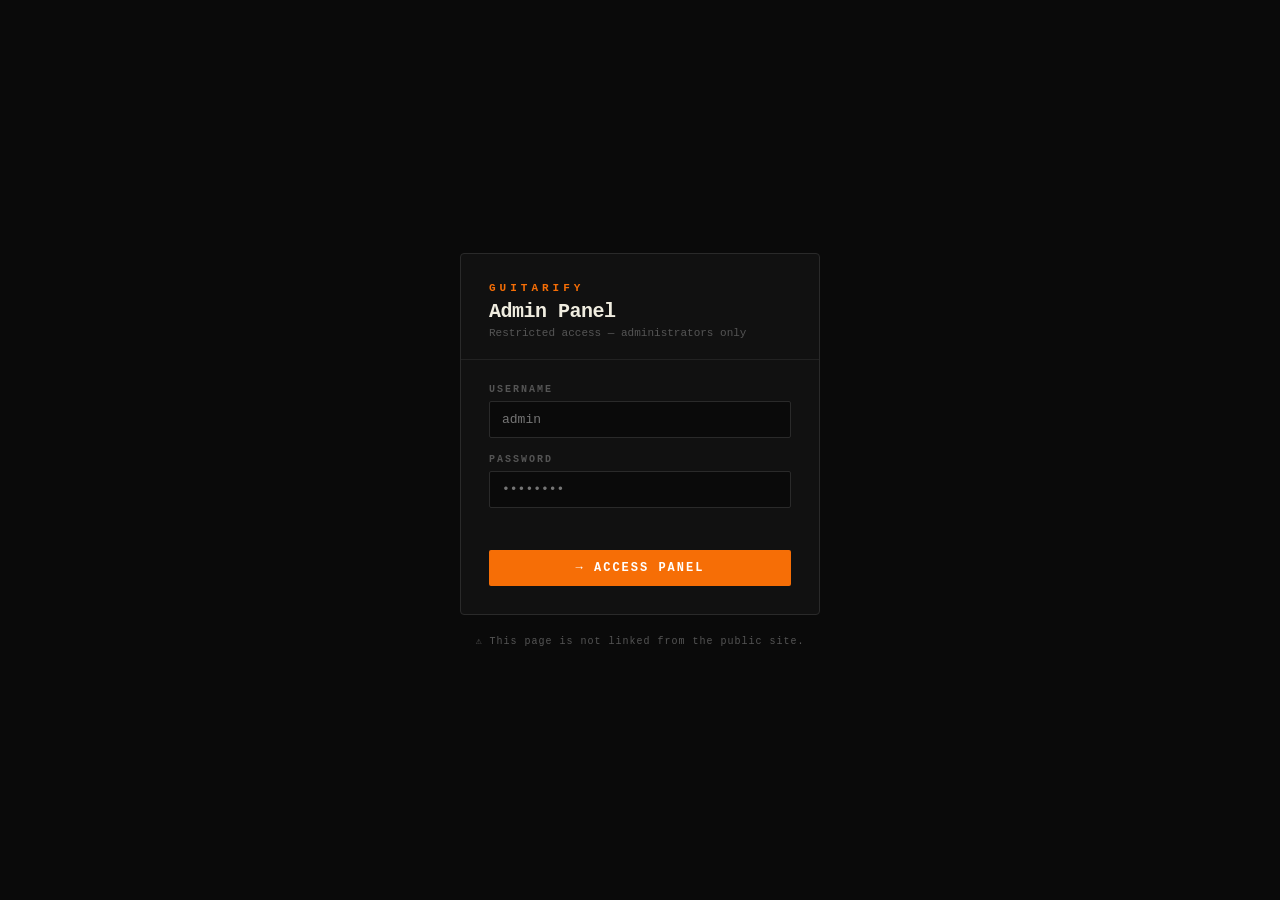
<file: admin.html>
<!DOCTYPE html>
<html lang="en">
<head>
  <meta charset="UTF-8"/>
  <meta name="viewport" content="width=device-width, initial-scale=1.0"/>
  <title>Guitarify — Admin Panel</title>
  <style>
:root {
  --bg: #0a0a0a;
  --bg1: #111;
  --bg2: #161616;
  --bg3: #1e1e1e;
  --border: #222;
  --border2: #2a2a2a;
  --orange: #f66e06;
  --orange-d: rgba(246,110,6,0.12);
  --orange-b: rgba(246,110,6,0.25);
  --text: #f0ede0;
  --text2: #999;
  --text3: #555;
  --green: #22c55e;
  --green-d: rgba(34,197,94,0.1);
  --red: #ef4444;
  --red-d: rgba(239,68,68,0.1);
  --blue: #3b82f6;
  --blue-d: rgba(59,130,246,0.1);
  --yellow: #f59e0b;
  --yellow-d: rgba(245,158,11,0.1);
  --purple: #8b5cf6;
}
*,*::before,*::after{box-sizing:border-box;margin:0;padding:0;}
html{scroll-behavior:smooth;}
body{background:var(--bg);color:var(--text);font-family:'Courier New',monospace;min-height:100vh;display:flex;flex-direction:column;}

/* ── LOGIN SCREEN ── */
.login-screen{position:fixed;inset:0;background:var(--bg);z-index:9999;display:flex;align-items:center;justify-content:center;flex-direction:column;gap:0;}
.login-screen.hidden{display:none;}
.login-box{width:360px;background:var(--bg1);border:1px solid var(--border2);border-radius:4px;overflow:hidden;}
.login-header{padding:28px 28px 20px;border-bottom:1px solid var(--border);}
.login-logo{font-size:11px;font-weight:700;letter-spacing:4px;color:var(--orange);text-transform:uppercase;margin-bottom:6px;}
.login-title{font-size:20px;font-weight:700;color:var(--text);letter-spacing:-0.5px;}
.login-sub{font-size:11px;color:var(--text3);margin-top:4px;}
.login-body{padding:24px 28px 28px;}
.lf{margin-bottom:16px;}
.lf label{display:block;font-size:10px;font-weight:700;letter-spacing:2px;color:var(--text3);text-transform:uppercase;margin-bottom:6px;}
.lf input{width:100%;background:#0a0a0a;border:1px solid var(--border2);border-radius:2px;padding:10px 12px;color:var(--text);font-size:13px;font-family:'Courier New',monospace;outline:none;transition:border-color 0.15s;}
.lf input:focus{border-color:var(--orange);}
.login-err{font-size:11px;color:var(--red);min-height:14px;margin-bottom:12px;}
.login-btn{width:100%;background:var(--orange);border:none;border-radius:2px;padding:11px;color:#fff;font-size:12px;font-weight:700;letter-spacing:2px;text-transform:uppercase;font-family:'Courier New',monospace;cursor:pointer;transition:opacity 0.15s;}
.login-btn:hover{opacity:0.85;}
.login-warn{font-size:10px;color:var(--text3);text-align:center;margin-top:20px;letter-spacing:1px;}

/* ── LAYOUT ── */
.admin-wrap{display:grid;grid-template-columns:220px 1fr;min-height:100vh;}
.admin-wrap.hidden{display:none;}

/* ── SIDEBAR ── */
.sidebar{background:var(--bg1);border-right:1px solid var(--border);display:flex;flex-direction:column;position:sticky;top:0;height:100vh;overflow-y:auto;}
.sidebar-brand{padding:20px 20px 16px;border-bottom:1px solid var(--border);}
.brand-tag{font-size:9px;letter-spacing:3px;color:var(--orange);text-transform:uppercase;margin-bottom:4px;}
.brand-title{font-size:14px;font-weight:700;color:var(--text);letter-spacing:1px;}
.brand-sub{font-size:9px;color:var(--text3);margin-top:2px;letter-spacing:1px;}
.sidebar-nav{flex:1;padding:12px 0;}
.nav-section{margin-bottom:4px;}
.nav-section-label{font-size:9px;letter-spacing:3px;color:var(--text3);text-transform:uppercase;padding:12px 20px 6px;}
.nav-item{display:flex;align-items:center;gap:10px;padding:9px 20px;cursor:pointer;border-left:2px solid transparent;transition:all 0.15s;text-decoration:none;}
.nav-item:hover{background:var(--bg2);color:var(--text);}
.nav-item.active{background:var(--orange-d);border-left-color:var(--orange);color:var(--orange);}
.nav-item-icon{font-size:13px;flex-shrink:0;}
.nav-item-label{font-size:11px;font-weight:700;letter-spacing:0.5px;color:var(--text2);}
.nav-item.active .nav-item-label{color:var(--orange);}
.nav-item:hover .nav-item-label{color:var(--text);}
.nav-badge{margin-left:auto;font-size:9px;font-weight:700;padding:2px 7px;border-radius:10px;background:var(--orange-d);color:var(--orange);border:1px solid var(--orange-b);}
.nav-badge.green{background:var(--green-d);color:var(--green);border-color:rgba(34,197,94,0.25);}
.sidebar-footer{padding:16px 20px;border-top:1px solid var(--border);}
.sidebar-admin-info{font-size:10px;color:var(--text3);margin-bottom:8px;letter-spacing:0.5px;}
.sidebar-logout{font-size:10px;letter-spacing:2px;color:var(--red);text-transform:uppercase;cursor:pointer;background:none;border:none;font-family:'Courier New',monospace;}
.sidebar-logout:hover{text-decoration:underline;}

/* ── MAIN ── */
.main{background:var(--bg);overflow-y:auto;}
.topbar{display:flex;align-items:center;justify-content:space-between;padding:16px 32px;border-bottom:1px solid var(--border);background:var(--bg1);position:sticky;top:0;z-index:10;}
.topbar-title{font-size:13px;font-weight:700;color:var(--text);letter-spacing:1px;}
.topbar-right{display:flex;align-items:center;gap:12px;}
.topbar-tag{font-size:9px;letter-spacing:2px;color:var(--orange);text-transform:uppercase;border:1px solid var(--orange-b);padding:3px 10px;border-radius:2px;}
.content{padding:28px 32px;}

/* ── PANEL ── */
.panel{display:none;}
.panel.active{display:block;}
.panel-header{margin-bottom:24px;}
.panel-eyebrow{font-size:9px;letter-spacing:3px;color:var(--orange);text-transform:uppercase;margin-bottom:6px;}
.panel-title{font-size:22px;font-weight:700;color:var(--text);letter-spacing:-1px;}
.panel-title span{color:var(--orange);}
.panel-sub{font-size:11px;color:var(--text3);margin-top:4px;line-height:1.6;}

/* ── STATS ROW ── */
.stats-row{display:grid;grid-template-columns:repeat(4,1fr);gap:12px;margin-bottom:24px;}
.stat-card{background:var(--bg1);border:1px solid var(--border);border-radius:4px;padding:18px 20px;position:relative;overflow:hidden;}
.stat-card::before{content:'';position:absolute;top:0;left:0;right:0;height:2px;}
.stat-card.orange::before{background:var(--orange);}
.stat-card.green::before{background:var(--green);}
.stat-card.blue::before{background:var(--blue);}
.stat-card.red::before{background:var(--red);}
.stat-card.purple::before{background:var(--purple);}
.stat-label{font-size:9px;letter-spacing:2px;color:var(--text3);text-transform:uppercase;margin-bottom:8px;}
.stat-val{font-size:28px;font-weight:700;color:var(--text);letter-spacing:-1px;line-height:1;}
.stat-sub{font-size:10px;color:var(--text3);margin-top:6px;}

/* ── CARD ── */
.card{background:var(--bg1);border:1px solid var(--border);border-radius:4px;overflow:hidden;margin-bottom:16px;}
.card-header{display:flex;align-items:center;justify-content:space-between;padding:14px 20px;border-bottom:1px solid var(--border);}
.card-title{font-size:11px;font-weight:700;letter-spacing:1px;color:var(--text2);text-transform:uppercase;}
.card-body{padding:20px;}
.grid-2{display:grid;grid-template-columns:1fr 1fr;gap:12px;}

/* ── TABLE ── */
.tbl{width:100%;border-collapse:collapse;}
.tbl th{font-size:9px;letter-spacing:2px;color:var(--text3);text-transform:uppercase;text-align:left;padding:10px 16px;border-bottom:1px solid var(--border);background:var(--bg2);}
.tbl td{font-size:11px;color:var(--text2);padding:10px 16px;border-bottom:1px solid var(--border);vertical-align:middle;}
.tbl tr:last-child td{border-bottom:none;}
.tbl tr:hover td{background:var(--bg2);}
.tbl td:first-child{color:var(--text);}

/* ── BADGES ── */
.badge{display:inline-block;font-size:9px;font-weight:700;padding:2px 8px;border-radius:2px;letter-spacing:1px;text-transform:uppercase;}
.badge.green{background:var(--green-d);color:var(--green);border:1px solid rgba(34,197,94,0.2);}
.badge.red{background:var(--red-d);color:var(--red);border:1px solid rgba(239,68,68,0.2);}
.badge.orange{background:var(--orange-d);color:var(--orange);border:1px solid var(--orange-b);}
.badge.blue{background:var(--blue-d);color:var(--blue);border:1px solid rgba(59,130,246,0.2);}
.badge.yellow{background:var(--yellow-d);color:var(--yellow);border:1px solid rgba(245,158,11,0.2);}
.badge.gray{background:var(--bg3);color:var(--text3);border:1px solid var(--border2);}
.badge.purple{background:rgba(139,92,246,0.12);color:var(--purple);border:1px solid rgba(139,92,246,0.25);}

/* ── BUTTONS ── */
.btn{display:inline-flex;align-items:center;gap:6px;padding:7px 14px;border-radius:2px;font-size:10px;font-weight:700;letter-spacing:1px;text-transform:uppercase;font-family:'Courier New',monospace;cursor:pointer;transition:all 0.15s;border:none;}
.btn-primary{background:var(--orange);color:#fff;}
.btn-primary:hover{opacity:0.85;}
.btn-danger{background:var(--red-d);color:var(--red);border:1px solid rgba(239,68,68,0.2);}
.btn-danger:hover{background:var(--red);color:#fff;}
.btn-ghost{background:var(--bg2);color:var(--text2);border:1px solid var(--border2);}
.btn-ghost:hover{border-color:#555;color:var(--text);}
.btn-success{background:var(--green-d);color:var(--green);border:1px solid rgba(34,197,94,0.2);}
.btn-success:hover{background:var(--green);color:#fff;}
.btn-sm{padding:5px 10px;font-size:9px;}

/* ── FORMS ── */
.form-row{margin-bottom:14px;}
.form-row label{display:block;font-size:9px;letter-spacing:2px;color:var(--text3);text-transform:uppercase;margin-bottom:6px;}
.form-input,.form-select,.form-textarea{width:100%;background:var(--bg);border:1px solid var(--border2);border-radius:2px;padding:9px 12px;color:var(--text);font-size:12px;font-family:'Courier New',monospace;outline:none;transition:border-color 0.15s;}
.form-input:focus,.form-select:focus,.form-textarea:focus{border-color:var(--orange);}
.form-select{cursor:pointer;}
.form-textarea{min-height:80px;resize:vertical;}
.form-grid{display:grid;grid-template-columns:1fr 1fr;gap:14px;}
.form-group{background:var(--bg2);border:1px solid var(--border);border-radius:4px;padding:16px;margin-bottom:12px;}
.form-group-title{font-size:10px;letter-spacing:2px;color:var(--orange);text-transform:uppercase;margin-bottom:14px;}

/* ── ENROLLMENT DETAIL CARD ── */
.enroll-detail-grid{display:grid;grid-template-columns:1fr 1fr;gap:10px;margin-bottom:16px;}
.enroll-detail-item{background:var(--bg);border:1px solid var(--border);border-radius:3px;padding:10px 12px;}
.enroll-detail-label{font-size:9px;letter-spacing:2px;color:var(--text3);text-transform:uppercase;margin-bottom:3px;}
.enroll-detail-value{font-size:12px;color:var(--text);font-weight:700;}
.enroll-ref-tag{font-family:'Courier New',monospace;font-size:11px;background:var(--orange-d);color:var(--orange);border:1px solid var(--orange-b);padding:4px 10px;border-radius:2px;letter-spacing:1px;}
.status-select{background:var(--bg);border:1px solid var(--border2);border-radius:2px;padding:4px 8px;color:var(--text);font-size:10px;font-family:'Courier New',monospace;outline:none;cursor:pointer;}
.status-select:focus{border-color:var(--orange);}

/* ── PROGRESS CHART ── */
.chart-bar-wrap{display:flex;flex-direction:column;gap:10px;}
.chart-bar-row{display:flex;align-items:center;gap:12px;}
.chart-bar-label{font-size:10px;color:var(--text2);width:80px;text-align:right;flex-shrink:0;}
.chart-bar-track{flex:1;height:8px;background:var(--bg2);border-radius:99px;overflow:hidden;}
.chart-bar-fill{height:100%;border-radius:99px;transition:width 0.6s ease;}
.chart-bar-val{font-size:10px;color:var(--text3);width:40px;flex-shrink:0;}

/* ── LOG LIST ── */
.log-item{display:flex;align-items:flex-start;gap:12px;padding:10px 16px;border-bottom:1px solid var(--border);}
.log-item:last-child{border-bottom:none;}
.log-dot{width:8px;height:8px;border-radius:50%;flex-shrink:0;margin-top:4px;}
.log-dot.green{background:var(--green);}
.log-dot.orange{background:var(--orange);}
.log-dot.red{background:var(--red);}
.log-dot.blue{background:var(--blue);}
.log-content{flex:1;}
.log-action{font-size:11px;color:var(--text);}
.log-meta{font-size:10px;color:var(--text3);margin-top:2px;}

/* ── MODAL ── */
.modal-bg{display:none;position:fixed;inset:0;background:rgba(0,0,0,0.8);z-index:1000;align-items:center;justify-content:center;padding:20px;}
.modal-bg.open{display:flex;}
.modal{background:var(--bg1);border:1px solid var(--border2);border-radius:4px;width:100%;max-width:560px;max-height:90vh;overflow-y:auto;}
.modal-wide{max-width:680px;}
.modal-header{display:flex;align-items:center;justify-content:space-between;padding:18px 24px;border-bottom:1px solid var(--border);}
.modal-title{font-size:14px;font-weight:700;color:var(--text);}
.modal-close{background:none;border:none;color:var(--text3);font-size:18px;cursor:pointer;}
.modal-close:hover{color:var(--text);}
.modal-body{padding:24px;}
.modal-footer{padding:16px 24px;border-top:1px solid var(--border);display:flex;gap:10px;justify-content:flex-end;}

/* ── TOAST ── */
.toast{position:fixed;bottom:24px;right:24px;background:var(--bg1);border:1px solid var(--border2);border-radius:4px;padding:12px 20px;font-size:11px;color:var(--text);opacity:0;transform:translateY(10px);transition:all 0.25s;pointer-events:none;z-index:9999;letter-spacing:0.5px;}
.toast.show{opacity:1;transform:translateY(0);}
.toast.success{border-left:3px solid var(--green);}
.toast.error{border-left:3px solid var(--red);}

/* ── MISC ── */
.divider{height:1px;background:var(--border);margin:20px 0;}
.empty-state{text-align:center;padding:40px;color:var(--text3);font-size:12px;}
.action-row{display:flex;gap:8px;align-items:center;}
.search-input{background:var(--bg);border:1px solid var(--border2);border-radius:2px;padding:7px 12px;color:var(--text);font-size:11px;font-family:'Courier New',monospace;outline:none;width:220px;}
.search-input:focus{border-color:var(--orange);}
.tag{display:inline-block;font-size:9px;padding:2px 7px;border-radius:2px;letter-spacing:1px;text-transform:uppercase;background:var(--bg3);color:var(--text3);margin:2px;}
.confirm-text{font-size:12px;color:var(--text2);line-height:1.7;margin-bottom:16px;}
  </style>
</head>
<body>

<!-- ══════════════════════ LOGIN ══════════════════════ -->
<div class="login-screen" id="loginScreen">
  <div class="login-box">
    <div class="login-header">
      <div class="login-logo">Guitarify</div>
      <div class="login-title">Admin Panel</div>
      <div class="login-sub">Restricted access — administrators only</div>
    </div>
    <div class="login-body">
      <div class="lf"><label>Username</label><input type="text" id="adminUser" placeholder="admin" onkeydown="if(event.key==='Enter')doAdminLogin()"/></div>
      <div class="lf"><label>Password</label><input type="password" id="adminPass" placeholder="••••••••" onkeydown="if(event.key==='Enter')doAdminLogin()"/></div>
      <div class="login-err" id="loginErr"></div>
      <button class="login-btn" onclick="doAdminLogin()">→ ACCESS PANEL</button>
    </div>
  </div>
  <div class="login-warn">⚠ This page is not linked from the public site.</div>
</div>

<!-- ══════════════════════ ADMIN WRAP ══════════════════════ -->
<div class="admin-wrap hidden" id="adminWrap">

  <!-- SIDEBAR -->
  <aside class="sidebar">
    <div class="sidebar-brand">
      <div class="brand-tag">Guitarify</div>
      <div class="brand-title">Admin Panel</div>
      <div class="brand-sub">v1.1 — Restricted</div>
    </div>
    <nav class="sidebar-nav">
      <div class="nav-section">
        <div class="nav-section-label">Overview</div>
        <div class="nav-item active" onclick="switchTab('dashboard')" id="nav-dashboard">
          <div class="nav-item-icon">📊</div>
          <div class="nav-item-label">Dashboard</div>
        </div>
      </div>
      <div class="nav-section">
        <div class="nav-section-label">Content</div>
        <div class="nav-item" onclick="switchTab('chords')" id="nav-chords">
          <div class="nav-item-icon">🎸</div>
          <div class="nav-item-label">Chord Library</div>
        </div>
        <div class="nav-item" onclick="switchTab('lessons')" id="nav-lessons">
          <div class="nav-item-icon">📖</div>
          <div class="nav-item-label">Lessons</div>
        </div>
        <div class="nav-item" onclick="switchTab('videos')" id="nav-videos">
          <div class="nav-item-icon">🎥</div>
          <div class="nav-item-label">Videos</div>
        </div>
        <div class="nav-item" onclick="switchTab('songs')" id="nav-songs">
          <div class="nav-item-icon">🎵</div>
          <div class="nav-item-label">Song Chords</div>
        </div>
        <div class="nav-item" onclick="switchTab('quizzes')" id="nav-quizzes">
          <div class="nav-item-icon">🧠</div>
          <div class="nav-item-label">Quizzes</div>
        </div>
      </div>
      <div class="nav-section">
        <div class="nav-section-label">Enrollments</div>
        <div class="nav-item" onclick="switchTab('enrollments')" id="nav-enrollments">
          <div class="nav-item-icon">📋</div>
          <div class="nav-item-label">Enrollments</div>
          <div class="nav-badge green" id="enrollBadge">0</div>
        </div>
      </div>
      <div class="nav-section">
        <div class="nav-section-label">Users</div>
        <div class="nav-item" onclick="switchTab('users')" id="nav-users">
          <div class="nav-item-icon">👥</div>
          <div class="nav-item-label">Users</div>
          <div class="nav-badge" id="userBadge">0</div>
        </div>
        <div class="nav-item" onclick="switchTab('logs')" id="nav-logs">
          <div class="nav-item-icon">🗒️</div>
          <div class="nav-item-label">Activity Logs</div>
        </div>
        <div class="nav-item" onclick="switchTab('progress')" id="nav-progress">
          <div class="nav-item-icon">📈</div>
          <div class="nav-item-label">Progress Tracker</div>
        </div>
      </div>
      <div class="nav-section">
        <div class="nav-section-label">System</div>
        <div class="nav-item" onclick="switchTab('settings')" id="nav-settings">
          <div class="nav-item-icon">⚙️</div>
          <div class="nav-item-label">Site Settings</div>
        </div>
      </div>
    </nav>
    <div class="sidebar-footer">
      <div class="sidebar-admin-info" id="sidebarAdminInfo">Logged in as: admin</div>
      <button class="sidebar-logout" onclick="adminLogout()">→ Log Out</button>
    </div>
  </aside>

  <!-- MAIN -->
  <main class="main">
    <div class="topbar">
      <div class="topbar-title" id="topbarTitle">Dashboard</div>
      <div class="topbar-right">
        <div class="topbar-tag">ADMIN</div>
      </div>
    </div>
    <div class="content">

      <!-- ══ DASHBOARD ══ -->
      <div class="panel active" id="panel-dashboard">
        <div class="panel-header">
          <div class="panel-eyebrow">Overview</div>
          <h2 class="panel-title">Admin <span>Dashboard</span></h2>
          <p class="panel-sub">Real-time snapshot of all registered users, enrollments, activity, and site content.</p>
        </div>
        <div class="stats-row" id="dashStats"></div>
        <div class="grid-2">
          <div class="card">
            <div class="card-header"><div class="card-title">Recent Logins</div></div>
            <div id="recentLogins"></div>
          </div>
          <div class="card">
            <div class="card-header"><div class="card-title">Content Summary</div></div>
            <div class="card-body" id="contentSummary"></div>
          </div>
        </div>
        <div class="card">
          <div class="card-header">
            <div class="card-title">Recent Enrollments</div>
            <button class="btn btn-ghost btn-sm" onclick="switchTab('enrollments')">View All →</button>
          </div>
          <div id="dashEnrollments"></div>
        </div>
        <div class="card">
          <div class="card-header"><div class="card-title">User Registration — Last 7 Days</div></div>
          <div class="card-body" id="regChart"></div>
        </div>
      </div>

      <!-- ══ CHORD LIBRARY EDITOR ══ -->
      <div class="panel" id="panel-chords">
        <div class="panel-header">
          <div class="panel-eyebrow">Content Editor</div>
          <h2 class="panel-title">Chord <span>Library</span></h2>
          <p class="panel-sub">Add, edit, or remove chords. Changes apply site-wide.</p>
        </div>
        <div class="action-row" style="margin-bottom:16px;">
          <input class="search-input" placeholder="Search chords…" oninput="filterChords(this.value)" />
          <button class="btn btn-primary" onclick="openChordModal()">+ Add Chord</button>
        </div>
        <div class="card" style="padding:0;">
          <table class="tbl" id="chordsTable">
            <thead><tr><th>Name</th><th>Label</th><th>Type</th><th>Shape</th><th>Songs</th><th>Actions</th></tr></thead>
            <tbody id="chordsBody"></tbody>
          </table>
        </div>
      </div>

      <!-- ══ LESSONS EDITOR ══ -->
      <div class="panel" id="panel-lessons">
        <div class="panel-header">
          <div class="panel-eyebrow">Content Editor</div>
          <h2 class="panel-title">Guitar <span>Lessons</span></h2>
          <p class="panel-sub">Manage the lesson modules. Edit titles, content, and difficulty.</p>
        </div>
        <div class="action-row" style="margin-bottom:16px;">
          <button class="btn btn-primary" onclick="openLessonModal()">+ Add Module</button>
        </div>
        <div class="card" style="padding:0;">
          <table class="tbl">
            <thead><tr><th>#</th><th>Title</th><th>Level</th><th>Duration</th><th>Status</th><th>Actions</th></tr></thead>
            <tbody id="lessonsBody"></tbody>
          </table>
        </div>
      </div>

      <!-- ══ VIDEOS EDITOR ══ -->
      <div class="panel" id="panel-videos">
        <div class="panel-header">
          <div class="panel-eyebrow">Content Editor</div>
          <h2 class="panel-title">Video <span>Tutorials</span></h2>
          <p class="panel-sub">Manage YouTube video links and descriptions.</p>
        </div>
        <div class="action-row" style="margin-bottom:16px;">
          <button class="btn btn-primary" onclick="openVideoModal()">+ Add Video</button>
        </div>
        <div class="card" style="padding:0;">
          <table class="tbl">
            <thead><tr><th>Title</th><th>Tag</th><th>Duration</th><th>YouTube ID</th><th>Actions</th></tr></thead>
            <tbody id="videosBody"></tbody>
          </table>
        </div>
      </div>

      <!-- ══ SONGS EDITOR ══ -->
      <div class="panel" id="panel-songs">
        <div class="panel-header">
          <div class="panel-eyebrow">Content Editor</div>
          <h2 class="panel-title">Song <span>Chords</span></h2>
          <p class="panel-sub">Manage song chord sheets, progressions, and strumming patterns.</p>
        </div>
        <div class="action-row" style="margin-bottom:16px;">
          <button class="btn btn-primary" onclick="openSongModal()">+ Add Song</button>
        </div>
        <div class="card" style="padding:0;">
          <table class="tbl">
            <thead><tr><th>Title</th><th>Artist</th><th>Difficulty</th><th>Genre</th><th>Key</th><th>Actions</th></tr></thead>
            <tbody id="songsBody"></tbody>
          </table>
        </div>
      </div>

      <!-- ══ QUIZZES EDITOR ══ -->
      <div class="panel" id="panel-quizzes">
        <div class="panel-header">
          <div class="panel-eyebrow">Content Editor</div>
          <h2 class="panel-title">Quiz <span>Questions</span></h2>
          <p class="panel-sub">Add or edit quiz questions across all quiz types.</p>
        </div>
        <div class="action-row" style="margin-bottom:16px;">
          <select class="form-select" style="width:200px;" id="quizTypeFilter" onchange="renderQuizzesTable()">
            <option value="mcq">Theory Quiz (MCQ)</option>
            <option value="truefalse">True or False</option>
            <option value="fill">Fill in the Blank</option>
            <option value="fret">Fretboard Quiz</option>
          </select>
          <button class="btn btn-primary" onclick="openQuizModal()">+ Add Question</button>
        </div>
        <div class="card" style="padding:0;">
          <table class="tbl">
            <thead><tr><th>#</th><th>Question</th><th>Type</th><th>Answer</th><th>Actions</th></tr></thead>
            <tbody id="quizzesBody"></tbody>
          </table>
        </div>
      </div>

      <!-- ══ ENROLLMENTS ══ -->
      <div class="panel" id="panel-enrollments">
        <div class="panel-header">
          <div class="panel-eyebrow">Enrollment Management</div>
          <h2 class="panel-title">Student <span>Enrollments</span></h2>
          <p class="panel-sub">All enrollment submissions from the Enroll page. Update statuses and view full details per student.</p>
        </div>

        <!-- Enrollment Stats -->
        <div class="stats-row" id="enrollStats"></div>

        <div class="action-row" style="margin-bottom:16px;flex-wrap:wrap;gap:8px;">
          <input class="search-input" placeholder="Search by name or email…" oninput="filterEnrollments(this.value)" />
          <select class="form-select" style="width:180px;" id="enrollStatusFilter" onchange="renderEnrollmentsTable()">
            <option value="all">All Statuses</option>
            <option value="Pending">Pending</option>
            <option value="Confirmed">Confirmed</option>
            <option value="Declined">Declined</option>
            <option value="Completed">Completed</option>
          </select>
          <select class="form-select" style="width:180px;" id="enrollModeFilter" onchange="renderEnrollmentsTable()">
            <option value="all">All Modes</option>
            <option value="In-Person">In-Person</option>
            <option value="Online">Online</option>
            <option value="Home Service">Home Service</option>
          </select>
          <button class="btn btn-ghost" onclick="refreshEnrollments()">↻ Refresh</button>
          <button class="btn btn-ghost" onclick="exportEnrollments()">↓ Export CSV</button>
          <button class="btn btn-danger btn-sm" onclick="confirmClearEnrollments()">✕ Clear All</button>
        </div>

        <div class="card" style="padding:0;">
          <table class="tbl" id="enrollmentsTable">
            <thead>
              <tr>
                <th>Ref ID</th>
                <th>Name</th>
                <th>Contact</th>
                <th>Schedule</th>
                <th>Mode</th>
                <th>Level</th>
                <th>Status</th>
                <th>Submitted</th>
                <th>Actions</th>
              </tr>
            </thead>
            <tbody id="enrollmentsBody"></tbody>
          </table>
        </div>
      </div>

      <!-- ══ USERS ══ -->
      <div class="panel" id="panel-users">
        <div class="panel-header">
          <div class="panel-eyebrow">User Management</div>
          <h2 class="panel-title">Registered <span>Users</span></h2>
          <p class="panel-sub">View all registered accounts, login history, and manage access.</p>
        </div>
        <div class="action-row" style="margin-bottom:16px;">
          <input class="search-input" placeholder="Search users…" oninput="filterUsers(this.value)" />
          <button class="btn btn-ghost" onclick="refreshUsers()">↻ Refresh</button>
        </div>
        <div class="card" style="padding:0;">
          <table class="tbl">
            <thead><tr><th>Name</th><th>Email</th><th>Registered</th><th>Last Login</th><th>Quizzes</th><th>XP</th><th>Actions</th></tr></thead>
            <tbody id="usersBody"></tbody>
          </table>
        </div>
      </div>

      <!-- ══ ACTIVITY LOGS ══ -->
      <div class="panel" id="panel-logs">
        <div class="panel-header">
          <div class="panel-eyebrow">System Logs</div>
          <h2 class="panel-title">Activity <span>Logs</span></h2>
          <p class="panel-sub">All user login/logout events and admin actions are recorded here.</p>
        </div>
        <div class="action-row" style="margin-bottom:16px;">
          <select class="form-select" style="width:180px;" onchange="filterLogs(this.value)">
            <option value="all">All Events</option>
            <option value="login">Logins</option>
            <option value="logout">Logouts</option>
            <option value="signup">Signups</option>
            <option value="admin">Admin Actions</option>
          </select>
          <button class="btn btn-danger btn-sm" onclick="clearLogs()">Clear Logs</button>
        </div>
        <div class="card" style="padding:0;">
          <div id="logsContainer"></div>
        </div>
      </div>

      <!-- ══ PROGRESS TRACKER ══ -->
      <div class="panel" id="panel-progress">
        <div class="panel-header">
          <div class="panel-eyebrow">Analytics</div>
          <h2 class="panel-title">Progress <span>Tracker</span></h2>
          <p class="panel-sub">Site-wide practice stats, XP distribution, and quiz completion rates.</p>
        </div>
        <div class="stats-row" id="progressStats"></div>
        <div class="grid-2">
          <div class="card">
            <div class="card-header"><div class="card-title">Quiz Completion by Type</div></div>
            <div class="card-body" id="quizCompChart"></div>
          </div>
          <div class="card">
            <div class="card-header"><div class="card-title">Top XP Earners</div></div>
            <div id="topXPList"></div>
          </div>
        </div>
        <div class="card">
          <div class="card-header"><div class="card-title">User Progress Table</div></div>
          <table class="tbl">
            <thead><tr><th>User</th><th>Total XP</th><th>Level</th><th>Quizzes Done</th><th>Accuracy</th><th>Streak</th><th>Achievements</th></tr></thead>
            <tbody id="progressTable"></tbody>
          </table>
        </div>
      </div>

      <!-- ══ SETTINGS ══ -->
      <div class="panel" id="panel-settings">
        <div class="panel-header">
          <div class="panel-eyebrow">Configuration</div>
          <h2 class="panel-title">Site <span>Settings</span></h2>
          <p class="panel-sub">Configure site-wide options, admin credentials, and data management.</p>
        </div>
        <div class="card">
          <div class="card-header"><div class="card-title">Admin Credentials</div></div>
          <div class="card-body">
            <div class="form-grid">
              <div class="form-row"><label>Admin Username</label><input class="form-input" id="settAdminUser" /></div>
              <div class="form-row"><label>New Password</label><input class="form-input" type="password" id="settAdminPass" placeholder="Leave blank to keep current"/></div>
            </div>
            <button class="btn btn-primary" onclick="saveAdminCreds()">Save Credentials</button>
          </div>
        </div>
        <div class="card">
          <div class="card-header"><div class="card-title">Site Information</div></div>
          <div class="card-body">
            <div class="form-grid">
              <div class="form-row"><label>Site Name</label><input class="form-input" id="settSiteName" value="Guitarify"/></div>
              <div class="form-row"><label>Footer Copyright</label><input class="form-input" id="settCopyright" value="© 2025 Guitarify. All rights reserved."/></div>
            </div>
            <button class="btn btn-primary" onclick="saveSiteSettings()">Save Settings</button>
          </div>
        </div>
        <div class="card">
          <div class="card-header"><div class="card-title">Data Management</div></div>
          <div class="card-body">
            <div style="display:flex;gap:10px;flex-wrap:wrap;">
              <button class="btn btn-ghost" onclick="exportData()">↓ Export All Data (JSON)</button>
              <button class="btn btn-danger" onclick="confirmClearUsers()">✕ Clear All Users</button>
              <button class="btn btn-danger" onclick="confirmClearLogs()">✕ Clear All Logs</button>
              <button class="btn btn-danger" onclick="confirmClearEnrollments()">✕ Clear All Enrollments</button>
            </div>
            <div style="margin-top:14px;font-size:10px;color:var(--text3);line-height:1.7;">All data is stored in the browser's localStorage. Use Export to back up before clearing.</div>
          </div>
        </div>
      </div>

    </div><!-- /content -->
  </main>
</div><!-- /admin-wrap -->

<!-- ══ MODAL: CHORD ══ -->
<div class="modal-bg" id="chordModal">
  <div class="modal">
    <div class="modal-header">
      <div class="modal-title" id="chordModalTitle">Add Chord</div>
      <button class="modal-close" onclick="closeModal('chordModal')">✕</button>
    </div>
    <div class="modal-body">
      <div class="form-grid">
        <div class="form-row"><label>Chord Name (e.g. Em)</label><input class="form-input" id="cf_name"/></div>
        <div class="form-row"><label>Label (e.g. E Minor)</label><input class="form-input" id="cf_label"/></div>
      </div>
      <div class="form-row">
        <label>Type</label>
        <select class="form-select" id="cf_type">
          <option value="major">Major</option>
          <option value="minor">Minor</option>
          <option value="7th">7th</option>
          <option value="other">Other</option>
        </select>
      </div>
      <div class="form-row"><label>Shape (e.g. 022000)</label><input class="form-input" id="cf_shape" placeholder="x = mute, 0 = open, 1-9 = fret"/></div>
      <div class="form-row"><label>YouTube ID</label><input class="form-input" id="cf_youtube" placeholder="e.g. BBz-Jyr23M4"/></div>
      <div class="form-row"><label>Song Examples (comma-separated)</label><input class="form-input" id="cf_songs" placeholder="Song 1, Song 2, Song 3"/></div>
      <div class="form-row"><label>Muted Strings (comma-separated, 1=high e 6=low E)</label><input class="form-input" id="cf_muted" placeholder="e.g. 6 or 6,5"/></div>
      <div class="form-row"><label>Open Strings (comma-separated)</label><input class="form-input" id="cf_open" placeholder="e.g. 1,2,3"/></div>
    </div>
    <div class="modal-footer">
      <button class="btn btn-ghost" onclick="closeModal('chordModal')">Cancel</button>
      <button class="btn btn-primary" onclick="saveChord()">Save Chord</button>
    </div>
  </div>
</div>

<!-- ══ MODAL: LESSON ══ -->
<div class="modal-bg" id="lessonModal">
  <div class="modal">
    <div class="modal-header">
      <div class="modal-title" id="lessonModalTitle">Add Lesson Module</div>
      <button class="modal-close" onclick="closeModal('lessonModal')">✕</button>
    </div>
    <div class="modal-body">
      <div class="form-grid">
        <div class="form-row"><label>Module Number (e.g. Module 01)</label><input class="form-input" id="lf_number"/></div>
        <div class="form-row"><label>Icon (emoji)</label><input class="form-input" id="lf_icon" placeholder="🎸"/></div>
      </div>
      <div class="form-row"><label>Title</label><input class="form-input" id="lf_title"/></div>
      <div class="form-grid">
        <div class="form-row">
          <label>Level</label>
          <select class="form-select" id="lf_level">
            <option value="beginner">Beginner</option>
            <option value="intermediate">Intermediate</option>
            <option value="advanced">Advanced</option>
          </select>
        </div>
        <div class="form-row"><label>Duration (e.g. 10 min)</label><input class="form-input" id="lf_duration"/></div>
      </div>
      <div class="form-row"><label>Content (HTML allowed)</label><textarea class="form-textarea" id="lf_content" style="min-height:150px;"></textarea></div>
    </div>
    <div class="modal-footer">
      <button class="btn btn-ghost" onclick="closeModal('lessonModal')">Cancel</button>
      <button class="btn btn-primary" onclick="saveLesson()">Save Lesson</button>
    </div>
  </div>
</div>

<!-- ══ MODAL: VIDEO ══ -->
<div class="modal-bg" id="videoModal">
  <div class="modal">
    <div class="modal-header">
      <div class="modal-title" id="videoModalTitle">Add Video</div>
      <button class="modal-close" onclick="closeModal('videoModal')">✕</button>
    </div>
    <div class="modal-body">
      <div class="form-row"><label>Title</label><input class="form-input" id="vf_title"/></div>
      <div class="form-grid">
        <div class="form-row">
          <label>Tag / Category</label>
          <select class="form-select" id="vf_tag">
            <option value="beginner">Beginner</option>
            <option value="chords">Chords</option>
            <option value="strumming">Strumming</option>
            <option value="songs">Songs</option>
          </select>
        </div>
        <div class="form-row"><label>Duration (e.g. 12:34)</label><input class="form-input" id="vf_duration"/></div>
      </div>
      <div class="form-row"><label>YouTube Video ID</label><input class="form-input" id="vf_youtube" placeholder="e.g. BBz-Jyr23M4 (from youtube.com/watch?v=BBz-Jyr23M4)"/></div>
      <div class="form-row"><label>Emoji Icon</label><input class="form-input" id="vf_emoji" placeholder="🎸"/></div>
      <div class="form-row"><label>Description</label><textarea class="form-textarea" id="vf_desc"></textarea></div>
    </div>
    <div class="modal-footer">
      <button class="btn btn-ghost" onclick="closeModal('videoModal')">Cancel</button>
      <button class="btn btn-primary" onclick="saveVideo()">Save Video</button>
    </div>
  </div>
</div>

<!-- ══ MODAL: SONG ══ -->
<div class="modal-bg" id="songModal">
  <div class="modal">
    <div class="modal-header">
      <div class="modal-title" id="songModalTitle">Add Song</div>
      <button class="modal-close" onclick="closeModal('songModal')">✕</button>
    </div>
    <div class="modal-body">
      <div class="form-grid">
        <div class="form-row"><label>Song Title</label><input class="form-input" id="sf_title"/></div>
        <div class="form-row"><label>Artist</label><input class="form-input" id="sf_artist"/></div>
      </div>
      <div class="form-grid">
        <div class="form-row">
          <label>Difficulty</label>
          <select class="form-select" id="sf_difficulty">
            <option value="beginner">Beginner</option>
            <option value="intermediate">Intermediate</option>
            <option value="advanced">Advanced</option>
          </select>
        </div>
        <div class="form-row">
          <label>Genre</label>
          <select class="form-select" id="sf_genre">
            <option value="folk">Folk</option>
            <option value="pop">Pop</option>
            <option value="rock">Rock</option>
            <option value="opm">OPM</option>
            <option value="country">Country</option>
          </select>
        </div>
      </div>
      <div class="form-grid">
        <div class="form-row"><label>Key (e.g. G)</label><input class="form-input" id="sf_key"/></div>
        <div class="form-row"><label>BPM (e.g. 100)</label><input class="form-input" id="sf_bpm" type="number"/></div>
      </div>
      <div class="form-row"><label>Emoji</label><input class="form-input" id="sf_emoji" placeholder="🎵"/></div>
      <div class="form-row"><label>Chords Used (comma-separated, e.g. G,C,D,Em)</label><input class="form-input" id="sf_chords"/></div>
      <div class="form-row"><label>Strumming Pattern (e.g. D DU UDU)</label><input class="form-input" id="sf_strum"/></div>
      <div class="form-row"><label>Chord Progression (comma-separated, e.g. G,C,D,Em)</label><input class="form-input" id="sf_progression"/></div>
      <div class="form-row"><label>YouTube ID</label><input class="form-input" id="sf_youtube"/></div>
      <div class="form-row"><label>Lyrics with Chords (use [Chord] before the word)</label><textarea class="form-textarea" id="sf_lyrics" style="min-height:120px;"></textarea></div>
    </div>
    <div class="modal-footer">
      <button class="btn btn-ghost" onclick="closeModal('songModal')">Cancel</button>
      <button class="btn btn-primary" onclick="saveSong()">Save Song</button>
    </div>
  </div>
</div>

<!-- ══ MODAL: QUIZ QUESTION ══ -->
<div class="modal-bg" id="quizModal">
  <div class="modal">
    <div class="modal-header">
      <div class="modal-title">Add Quiz Question</div>
      <button class="modal-close" onclick="closeModal('quizModal')">✕</button>
    </div>
    <div class="modal-body">
      <div class="form-row"><label>Question</label><textarea class="form-textarea" id="qf_question"></textarea></div>
      <div id="qf_mcq_extra">
        <div class="form-row"><label>Option A</label><input class="form-input" id="qf_optA"/></div>
        <div class="form-row"><label>Option B</label><input class="form-input" id="qf_optB"/></div>
        <div class="form-row"><label>Option C</label><input class="form-input" id="qf_optC"/></div>
        <div class="form-row"><label>Option D</label><input class="form-input" id="qf_optD"/></div>
        <div class="form-row">
          <label>Correct Answer</label>
          <select class="form-select" id="qf_correct">
            <option value="0">A</option><option value="1">B</option><option value="2">C</option><option value="3">D</option>
          </select>
        </div>
      </div>
      <div id="qf_tf_extra" style="display:none;">
        <div class="form-row">
          <label>Correct Answer</label>
          <select class="form-select" id="qf_tf_answer">
            <option value="true">True</option><option value="false">False</option>
          </select>
        </div>
      </div>
      <div id="qf_fill_extra" style="display:none;">
        <div class="form-row"><label>Correct Answer (one word, uppercase)</label><input class="form-input" id="qf_fill_answer"/></div>
        <div class="form-row"><label>Hint</label><input class="form-input" id="qf_hint"/></div>
      </div>
      <div class="form-row"><label>Explanation (shown after answer)</label><textarea class="form-textarea" id="qf_explain"></textarea></div>
    </div>
    <div class="modal-footer">
      <button class="btn btn-ghost" onclick="closeModal('quizModal')">Cancel</button>
      <button class="btn btn-primary" onclick="saveQuizQuestion()">Save Question</button>
    </div>
  </div>
</div>

<!-- ══ MODAL: ENROLLMENT DETAIL ══ -->
<div class="modal-bg" id="enrollModal">
  <div class="modal modal-wide">
    <div class="modal-header">
      <div class="modal-title">Enrollment Details</div>
      <button class="modal-close" onclick="closeModal('enrollModal')">✕</button>
    </div>
    <div class="modal-body" id="enrollModalBody"></div>
    <div class="modal-footer">
      <button class="btn btn-success" onclick="setEnrollStatus('Confirmed')">✓ Confirm</button>
      <button class="btn btn-danger" onclick="setEnrollStatus('Declined')">✕ Decline</button>
      <button class="btn btn-ghost" onclick="setEnrollStatus('Completed')">✔ Mark Completed</button>
      <button class="btn btn-ghost" onclick="closeModal('enrollModal')">Close</button>
    </div>
  </div>
</div>

<!-- ══ MODAL: USER DETAIL ══ -->
<div class="modal-bg" id="userModal">
  <div class="modal">
    <div class="modal-header">
      <div class="modal-title">User Details</div>
      <button class="modal-close" onclick="closeModal('userModal')">✕</button>
    </div>
    <div class="modal-body" id="userModalBody"></div>
    <div class="modal-footer">
      <button class="btn btn-danger" id="userDeleteBtn" onclick="deleteUser()">Delete User</button>
      <button class="btn btn-ghost" onclick="closeModal('userModal')">Close</button>
    </div>
  </div>
</div>

<!-- ══ MODAL: CONFIRM ══ -->
<div class="modal-bg" id="confirmModal">
  <div class="modal" style="max-width:380px;">
    <div class="modal-header">
      <div class="modal-title">Confirm Action</div>
      <button class="modal-close" onclick="closeModal('confirmModal')">✕</button>
    </div>
    <div class="modal-body">
      <p class="confirm-text" id="confirmText"></p>
    </div>
    <div class="modal-footer">
      <button class="btn btn-ghost" onclick="closeModal('confirmModal')">Cancel</button>
      <button class="btn btn-danger" id="confirmOkBtn">Confirm</button>
    </div>
  </div>
</div>

<div class="toast" id="toast"></div>

<script>
// ══════════════════════════════════════════
//  ADMIN CREDENTIALS
// ══════════════════════════════════════════
const ADMIN_KEY = 'guitarify_admin_creds';

function getAdminCreds() {
  try { return JSON.parse(localStorage.getItem(ADMIN_KEY)) || {user:'admin',pass:'admin123'}; }
  catch(e) { return {user:'admin',pass:'admin123'}; }
}

async function doAdminLogin() {
    const u = document.getElementById('adminUser').value.trim();
    const p = document.getElementById('adminPass').value;
    const err = document.getElementById('loginErr');

    if (!u || !p) { err.textContent = 'Please fill in all fields.'; return; }

    try {
        const res  = await fetch('auth.php?action=login', {
            method:  'POST',
            headers: { 'Content-Type': 'application/json' },
            body:    JSON.stringify({ email: u, password: p })
        });
        const data = await res.json();

        if (data.success && data.user.role === 'admin') {
            document.getElementById('loginScreen').classList.add('hidden');
            document.getElementById('adminWrap').classList.remove('hidden');
            document.getElementById('sidebarAdminInfo').textContent = 'Logged in as: ' + data.user.name;
            addLog('login', 'Admin logged in', data.user.email);
            refreshAll();
        } else if (data.success && data.user.role !== 'admin') {
            err.textContent = 'Access denied. Admins only.';
        } else {
            err.textContent = data.message || 'Invalid credentials.';
        }
    } catch(e) {
        err.textContent = 'Connection error. Make sure XAMPP is running.';
    }
}

async function adminLogout() {
    addLog('logout', 'Admin logged out', 'admin');
    await fetch('auth.php?action=logout');
    document.getElementById('adminWrap').classList.add('hidden');
    document.getElementById('loginScreen').classList.remove('hidden');
    document.getElementById('adminPass').value = '';
}

// ══════════════════════════════════════════
//  NAVIGATION
// ══════════════════════════════════════════
const PANEL_TITLES = {
  dashboard:'Dashboard', chords:'Chord Library', lessons:'Lessons',
  videos:'Video Tutorials', songs:'Song Chords', quizzes:'Quiz Questions',
  enrollments:'Enrollments', users:'Users', logs:'Activity Logs',
  progress:'Progress Tracker', settings:'Settings'
};

function switchTab(id) {
  document.querySelectorAll('.panel').forEach(p => p.classList.remove('active'));
  document.querySelectorAll('.nav-item').forEach(n => n.classList.remove('active'));
  document.getElementById('panel-' + id).classList.add('active');
  document.getElementById('nav-' + id).classList.add('active');
  document.getElementById('topbarTitle').textContent = PANEL_TITLES[id] || id;
  if (id === 'dashboard') renderDashboard();
  if (id === 'chords') renderChordsTable();
  if (id === 'lessons') renderLessonsTable();
  if (id === 'videos') renderVideosTable();
  if (id === 'songs') renderSongsTable();
  if (id === 'quizzes') renderQuizzesTable();
  if (id === 'enrollments') renderEnrollmentsPanel();
  if (id === 'users') renderUsersTable();
  if (id === 'logs') renderLogs('all');
  if (id === 'progress') renderProgress();
  if (id === 'settings') loadSettings();
}

async function refreshAll() {
    await renderDashboard();
    renderChordsTable();
    renderLessonsTable();
    renderVideosTable();
    renderSongsTable();
    renderUsersTable();
    renderLogs('all');
    renderProgress();
    updateUserBadge();
    await updateEnrollBadge();
}

// ══════════════════════════════════════════
//  DATA STORES
// ══════════════════════════════════════════
const DEFAULT_CHORDS = [
  {name:'G',type:'major',label:'G Major',shape:'320003',songs:['Leaving on a Jet Plane','Knockin on Heavens Door','Country Roads'],youtubeId:'OZEKdNBl5OA',muted:[],open:[4,3,2]},
  {name:'C',type:'major',label:'C Major',shape:'x32010',songs:['Let Her Go','Hallelujah','Stand By Me'],youtubeId:'aWAHGIa4AJM',muted:[6],open:[3,1]},
  {name:'D',type:'major',label:'D Major',shape:'xx0232',songs:['Wonderwall','Brown Eyed Girl','Sweet Home Alabama'],youtubeId:'aWAHGIa4AJM',muted:[6,5],open:[4]},
  {name:'E',type:'major',label:'E Major',shape:'022100',songs:['Smells Like Teen Spirit','Purple Haze','Back in Black'],youtubeId:'BBz-Jyr23M4',muted:[],open:[6,2,1]},
  {name:'A',type:'major',label:'A Major',shape:'x02220',songs:['Wish You Were Here','Hotel California','Sweet Child O Mine'],youtubeId:'BBz-Jyr23M4',muted:[6],open:[5,1]},
  {name:'F',type:'major',label:'F Major',shape:'133211',songs:['Let Her Go','Wonderwall','No Woman No Cry'],youtubeId:'0YFlJQHLWlU',muted:[],open:[]},
  {name:'Em',type:'minor',label:'E Minor',shape:'022000',songs:['Wonderwall','Horse With No Name','Nothing Else Matters'],youtubeId:'BBz-Jyr23M4',muted:[],open:[6,3,2,1]},
  {name:'Am',type:'minor',label:'A Minor',shape:'x02210',songs:['Stairway to Heaven','The Sound of Silence','Harana'],youtubeId:'aWAHGIa4AJM',muted:[6],open:[5,1]},
  {name:'Dm',type:'minor',label:'D Minor',shape:'xx0231',songs:['Losing My Religion','Eleanor Rigby','House of the Rising Sun'],youtubeId:'BBz-Jyr23M4',muted:[6,5],open:[4]},
  {name:'Gm',type:'minor',label:'G Minor',shape:'355333',songs:['Huling El Bimbo','Alapaap','Tadhana'],youtubeId:'BBz-Jyr23M4',muted:[],open:[]},
  {name:'Bm',type:'minor',label:'B Minor',shape:'x24432',songs:['Wonderwall','Let Her Go','Stay With Me'],youtubeId:'BBz-Jyr23M4',muted:[6],open:[]},
  {name:'Cm',type:'minor',label:'C Minor',shape:'x35543',songs:['Chandelier','Someone Like You','The Night We Met'],youtubeId:'BBz-Jyr23M4',muted:[6],open:[]},
  {name:'G7',type:'7th',label:'G7',shape:'320001',songs:['Twist and Shout','La Bamba','Johnny B. Goode'],youtubeId:'BBz-Jyr23M4',muted:[],open:[4,3,2]},
  {name:'C7',type:'7th',label:'C7',shape:'x32310',songs:['Blue Suede Shoes','Rock Around the Clock'],youtubeId:'BBz-Jyr23M4',muted:[6],open:[1]},
  {name:'D7',type:'7th',label:'D7',shape:'xx0212',songs:['Brown Eyed Girl','Knockin on Heavens Door'],youtubeId:'BBz-Jyr23M4',muted:[6,5],open:[4]},
  {name:'E7',type:'7th',label:'E7',shape:'020100',songs:['Lay Down Sally','Crossroads'],youtubeId:'BBz-Jyr23M4',muted:[],open:[6,4,2,1]},
  {name:'A7',type:'7th',label:'A7',shape:'x02020',songs:['She Loves You','From Me to You'],youtubeId:'BBz-Jyr23M4',muted:[6],open:[5,3,1]},
  {name:'B7',type:'7th',label:'B7',shape:'x21202',songs:['Norwegian Wood','Love Me Do'],youtubeId:'BBz-Jyr23M4',muted:[6],open:[]},
  {name:'Cadd9',type:'other',label:'Cadd9',shape:'x32033',songs:['Wonderwall','Champagne Supernova'],youtubeId:'BBz-Jyr23M4',muted:[6],open:[3,1]},
  {name:'Dsus2',type:'other',label:'Dsus2',shape:'xx0230',songs:['Creep','With or Without You'],youtubeId:'BBz-Jyr23M4',muted:[6,5],open:[4,1]},
];

const DEFAULT_LESSONS = [
  {id:1,icon:'🎸',number:'Module 01',title:'Getting Started with Guitar',level:'beginner',duration:'10 min',content:'<h3>What You Need</h3><ul><li>An acoustic or electric guitar</li><li>A quiet space to practice</li></ul>',status:'published'},
  {id:2,icon:'🎵',number:'Module 02',title:'Reading Guitar Tabs',level:'beginner',duration:'8 min',content:'<h3>What is a Tab?</h3><p>Guitar tabs are a simple way to read music without knowing sheet music.</p>',status:'published'},
  {id:3,icon:'🤚',number:'Module 03',title:'Your First Chords: C and G',level:'beginner',duration:'15 min',content:'<h3>The C Major Chord</h3>',status:'published'},
  {id:4,icon:'🎼',number:'Module 04',title:'More Chords: D, Em, Am',level:'beginner',duration:'15 min',content:'',status:'published'},
  {id:5,icon:'🥁',number:'Module 05',title:'Basic Strumming Patterns',level:'beginner',duration:'12 min',content:'',status:'published'},
  {id:6,icon:'🎶',number:'Module 06',title:'Chord Transitions',level:'intermediate',duration:'20 min',content:'',status:'published'},
  {id:7,icon:'🎤',number:'Module 07',title:'Playing Your First Song',level:'intermediate',duration:'25 min',content:'',status:'published'},
  {id:8,icon:'🔥',number:'Module 08',title:'Barre Chords',level:'advanced',duration:'30 min',content:'',status:'published'},
  {id:9,icon:'🎯',number:'Module 09',title:'Fingerpicking Basics',level:'advanced',duration:'25 min',content:'',status:'published'},
];

const DEFAULT_VIDEOS = [
  {id:1,title:'Guitar for Absolute Beginners',tag:'beginner',duration:'12:34',emoji:'🎸',youtubeId:'BBz-Jyr23M4',desc:'The perfect starting point.'},
  {id:2,title:'How to Read Guitar Tabs',tag:'beginner',duration:'8:20',emoji:'📄',youtubeId:'aX5KBnXDpCU',desc:'Read tablature so you can play any song.'},
  {id:3,title:'C, G, D and Em — 4 Essential Chords',tag:'chords',duration:'15:00',emoji:'🤚',youtubeId:'OZEKdNBl5OA',desc:'Master 4 chords and play hundreds of songs.'},
  {id:4,title:'Beginner Strumming Patterns',tag:'strumming',duration:'10:45',emoji:'🥁',youtubeId:'aWAHGIa4AJM',desc:'The most common strumming patterns.'},
  {id:5,title:'Am, F, C, G — Most Popular Progression',tag:'chords',duration:'11:22',emoji:'🎼',youtubeId:'Qe6xUkpVB60',desc:'Four chords used in thousands of songs.'},
  {id:6,title:'Leaving on a Jet Plane — Full Tutorial',tag:'songs',duration:'18:10',emoji:'✈️',youtubeId:'MDBykpSXsSE',desc:'Perfect beginner song.'},
  {id:7,title:'Fingerpicking for Beginners',tag:'beginner',duration:'14:05',emoji:'🎵',youtubeId:'vJLOQQUsFXk',desc:'Intro to fingerpicking patterns.'},
  {id:8,title:'How to Play Barre Chords',tag:'chords',duration:'20:30',emoji:'💪',youtubeId:'0YFlJQHLWlU',desc:'Barre chords unlock the entire fretboard.'},
  {id:9,title:"Knockin' on Heaven's Door — Tutorial",tag:'songs',duration:'9:55',emoji:'🎤',youtubeId:'ckVSJgPdR0I',desc:'Classic Bob Dylan song.'},
];

const DEFAULT_SONGS = [
  {id:1,title:'Leaving on a Jet Plane',artist:'John Denver',emoji:'✈️',difficulty:'beginner',genre:'folk',key:'G',bpm:100,chords:['G','C','D'],strumPattern:'D DU UDU',progression:['G','C','G','D'],youtubeId:'MDBykpSXsSE',lyrics:'[G]All my bags are [C]packed...'},
  {id:2,title:"Knockin' on Heaven's Door",artist:'Bob Dylan',emoji:'🚪',difficulty:'beginner',genre:'rock',key:'G',bpm:75,chords:['G','D','Am','C'],strumPattern:'D D DU',progression:['G','D','Am','C'],youtubeId:'ckVSJgPdR0I',lyrics:'[G]Mama, take this [D]badge...'},
  {id:3,title:'Let Her Go',artist:'Passenger',emoji:'🌙',difficulty:'beginner',genre:'folk',key:'G',bpm:105,chords:['G','D','Em','C'],strumPattern:'DU DU DU DU',progression:['G','D','Em','C'],youtubeId:'RBumgq5yVrA',lyrics:'[G]Well you only need the [D]light...'},
  {id:4,title:'Wonderwall',artist:'Oasis',emoji:'🧱',difficulty:'intermediate',genre:'rock',key:'Am',bpm:87,chords:['Em7','G','Dsus4','A7sus4'],strumPattern:'DU U DU D',progression:['Em7','G','Dsus4','A7sus4'],youtubeId:'6hzrDeceEKc',lyrics:'[Em7]Today is gonna be the day...'},
  {id:5,title:'Stand By Me',artist:'Ben E. King',emoji:'🌟',difficulty:'beginner',genre:'pop',key:'A',bpm:120,chords:['A','F#m','D','E'],strumPattern:'D DU UDU',progression:['A','F#m','D','E'],youtubeId:'hwZNL7QVJjE',lyrics:'[A]When the night has come...'},
  {id:6,title:'Horse With No Name',artist:'America',emoji:'🐴',difficulty:'beginner',genre:'folk',key:'Em',bpm:112,chords:['Em','D6'],strumPattern:'D D DU D DU',progression:['Em','D6'],youtubeId:'B40N1iCXJU4',lyrics:"[Em]On the first part of the [D6]journey..."},
];

function getKey(k) { try { return JSON.parse(localStorage.getItem(k)); } catch(e) { return null; } }
function setKey(k, v) { try { localStorage.setItem(k, JSON.stringify(v)); } catch(e) {} }
function getData(key, defaults) { return getKey('admin_' + key) || JSON.parse(JSON.stringify(defaults)); }
function setData(key, val) { setKey('admin_' + key, val); }

let editingChordIdx = null, editingLessonIdx = null, editingVideoIdx = null, editingSongIdx = null;
let selectedUserEmail = null;
let selectedEnrollRefId = null;

// ══════════════════════════════════════════
//  ENROLLMENTS DATA
// ══════════════════════════════════════════
// ══════════════════════════════════════════
//  ENROLLMENT FUNCTIONS — PHP/MySQL version
//  Replace the entire "ENROLLMENTS DATA" section
//  in your admin panel with this code.
//  (Search: "ENROLLMENTS DATA" to find it)
// ══════════════════════════════════════════

const ENROLL_URL = 'enroll.php';

// ── FETCH ALL ENROLLMENTS FROM MySQL ──
async function getEnrollmentsFromDB() {
  try {
    const res  = await fetch(ENROLL_URL + '?action=getAll');
    const data = await res.json();
    if (data.success) return data.enrollments;
    return [];
  } catch(e) { return []; }
}

// ── UPDATE STATUS IN MySQL ──
async function updateStatusInDB(refId, status) {
  try {
    const res  = await fetch(ENROLL_URL + '?action=updateStatus', {
      method:  'POST',
      headers: { 'Content-Type': 'application/json' },
      body:    JSON.stringify({ refId, status })
    });
    const data = await res.json();
    return data.success;
  } catch(e) { return false; }
}

// ── UPDATE ADMIN NOTES IN MySQL ──
async function updateNotesInDB(refId, notes) {
  try {
    const res  = await fetch(ENROLL_URL + '?action=updateNotes', {
      method:  'POST',
      headers: { 'Content-Type': 'application/json' },
      body:    JSON.stringify({ refId, notes })
    });
    const data = await res.json();
    return data.success;
  } catch(e) { return false; }
}

// ── DELETE ENROLLMENT IN MySQL ──
async function deleteEnrollmentFromDB(refId) {
  try {
    const res  = await fetch(ENROLL_URL + '?action=delete', {
      method:  'POST',
      headers: { 'Content-Type': 'application/json' },
      body:    JSON.stringify({ refId })
    });
    const data = await res.json();
    return data.success;
  } catch(e) { return false; }
}

// ── UPDATE BADGE ──
async function updateEnrollBadge() {
  const enrollments = await getEnrollmentsFromDB();
  const pendingCount = enrollments.filter(e => e.status === 'Pending').length;
  const badge = document.getElementById('enrollBadge');
  badge.textContent = pendingCount;
  badge.style.display = enrollments.length ? 'inline-block' : 'none';
}

let enrollSearch = '';
function filterEnrollments(v) { enrollSearch = v; renderEnrollmentsTable(); }
async function refreshEnrollments() { await renderEnrollmentsPanel(); toast('Enrollments refreshed.'); }

async function renderEnrollmentsPanel() {
  await renderEnrollmentsStats();
  await renderEnrollmentsTable();
}

async function renderEnrollmentsStats() {
  const enrollments = await getEnrollmentsFromDB();
  const total     = enrollments.length;
  const pending   = enrollments.filter(e => e.status === 'Pending').length;
  const confirmed = enrollments.filter(e => e.status === 'Confirmed').length;
  const completed = enrollments.filter(e => e.status === 'Completed').length;

  document.getElementById('enrollStats').innerHTML = `
    <div class="stat-card orange">
      <div class="stat-label">Total Enrollments</div>
      <div class="stat-val">${total}</div>
      <div class="stat-sub">All submissions</div>
    </div>
    <div class="stat-card yellow">
      <div class="stat-label">Pending</div>
      <div class="stat-val">${pending}</div>
      <div class="stat-sub">Awaiting confirmation</div>
    </div>
    <div class="stat-card green">
      <div class="stat-label">Confirmed</div>
      <div class="stat-val">${confirmed}</div>
      <div class="stat-sub">Active students</div>
    </div>
    <div class="stat-card blue">
      <div class="stat-label">Completed</div>
      <div class="stat-val">${completed}</div>
      <div class="stat-sub">Finished enrollment</div>
    </div>`;
}

async function renderEnrollmentsTable() {
  const enrollments  = await getEnrollmentsFromDB();
  const statusFilter = document.getElementById('enrollStatusFilter')?.value || 'all';
  const modeFilter   = document.getElementById('enrollModeFilter')?.value || 'all';

  let filtered = enrollments.slice().reverse();

  if (enrollSearch) {
    const q = enrollSearch.toLowerCase();
    filtered = filtered.filter(e =>
      (e.name  || '').toLowerCase().includes(q) ||
      (e.email || '').toLowerCase().includes(q) ||
      (e.ref_id || '').toLowerCase().includes(q)
    );
  }
  if (statusFilter !== 'all') filtered = filtered.filter(e => e.status === statusFilter);
  if (modeFilter   !== 'all') filtered = filtered.filter(e => e.mode   === modeFilter);

  const tbody = document.getElementById('enrollmentsBody');

  if (!filtered.length) {
    tbody.innerHTML = `<tr><td colspan="9" class="empty-state">No enrollment submissions yet.</td></tr>`;
    return;
  }

  tbody.innerHTML = filtered.map(e => {
    const status      = e.status || 'Pending';
    const statusColor = { Pending:'yellow', Confirmed:'green', Declined:'red', Completed:'blue' }[status] || 'gray';
    const levelColor  = { 'Complete Beginner':'green', 'Knows a Few Chords':'orange', 'Intermediate':'blue' }[e.level] || 'gray';
    const modeColor   = e.mode === 'Online' ? 'blue' : e.mode === 'In-Person' ? 'green' : 'orange';
    const date        = e.submitted_at ? new Date(e.submitted_at).toLocaleDateString('en-PH', { month:'short', day:'numeric', year:'numeric' }) : 'N/A';

    return `<tr>
      <td><span class="enroll-ref-tag">${e.ref_id || '—'}</span></td>
      <td>
        <div style="font-weight:700;color:var(--text);font-size:12px;">${e.name || '—'}</div>
        <div style="font-size:10px;color:var(--text3);">${e.email || ''}</div>
      </td>
      <td>
        <div style="font-size:11px;">${e.contact || '—'}</div>
        <div style="font-size:10px;color:var(--text3);">Age: ${e.age || '—'}</div>
      </td>
      <td>
        <div style="font-size:11px;">${e.days || '—'}</div>
        <div style="font-size:10px;color:var(--text3);">${e.time_slot || ''}</div>
      </td>
      <td><span class="badge ${modeColor}">${e.mode || '—'}</span></td>
      <td><span class="badge ${levelColor}" style="font-size:8px;">${e.level || '—'}</span></td>
      <td>
        <select class="status-select" onchange="quickStatusChange('${e.ref_id}', this.value)">
          <option value="Pending"   ${status==='Pending'   ?'selected':''}>⏳ Pending</option>
          <option value="Confirmed" ${status==='Confirmed' ?'selected':''}>✓ Confirmed</option>
          <option value="Declined"  ${status==='Declined'  ?'selected':''}>✕ Declined</option>
          <option value="Completed" ${status==='Completed' ?'selected':''}>✔ Completed</option>
        </select>
      </td>
      <td style="font-size:10px;color:var(--text3);white-space:nowrap;">${date}</td>
      <td>
        <div class="action-row">
          <button class="btn btn-ghost btn-sm" onclick="viewEnrollment('${e.ref_id}')">View</button>
          <button class="btn btn-danger btn-sm" onclick="deleteEnrollment('${e.ref_id}')">Del</button>
        </div>
      </td>
    </tr>`;
  }).join('');
}

async function quickStatusChange(refId, newStatus) {
  const ok = await updateStatusInDB(refId, newStatus);
  if (ok) {
    await updateEnrollBadge();
    addLog('admin', `Enrollment ${refId} status → ${newStatus}`, 'admin');
    toast(`Status updated to ${newStatus}.`, 'success');
  } else {
    toast('Failed to update status.', 'error');
  }
}

async function viewEnrollment(refId) {
  selectedEnrollRefId = refId;
  const enrollments = await getEnrollmentsFromDB();
  const e = enrollments.find(x => x.ref_id === refId);
  if (!e) return;

  const submittedDate = e.submitted_at ? new Date(e.submitted_at).toLocaleString('en-PH') : 'N/A';
  const status      = e.status || 'Pending';
  const statusColor = { Pending:'yellow', Confirmed:'green', Declined:'red', Completed:'blue' }[status] || 'gray';

  document.getElementById('enrollModalBody').innerHTML = `
    <div style="display:flex;align-items:center;justify-content:space-between;margin-bottom:16px;">
      <span class="enroll-ref-tag">${e.ref_id}</span>
      <span class="badge ${statusColor}">${status}</span>
    </div>

    <div style="font-size:9px;letter-spacing:2px;color:var(--text3);text-transform:uppercase;margin-bottom:10px;">Personal Information</div>
    <div class="enroll-detail-grid">
      <div class="enroll-detail-item"><div class="enroll-detail-label">Full Name</div><div class="enroll-detail-value">${e.name || '—'}</div></div>
      <div class="enroll-detail-item"><div class="enroll-detail-label">Age</div><div class="enroll-detail-value">${e.age || '—'}</div></div>
      <div class="enroll-detail-item"><div class="enroll-detail-label">Email</div><div class="enroll-detail-value" style="font-size:11px;">${e.email || '—'}</div></div>
      <div class="enroll-detail-item"><div class="enroll-detail-label">Contact</div><div class="enroll-detail-value">${e.contact || '—'}</div></div>
    </div>

    <div style="font-size:9px;letter-spacing:2px;color:var(--text3);text-transform:uppercase;margin:14px 0 10px;">Schedule & Preferences</div>
    <div class="enroll-detail-grid">
      <div class="enroll-detail-item"><div class="enroll-detail-label">Days</div><div class="enroll-detail-value">${e.days || '—'}</div></div>
      <div class="enroll-detail-item"><div class="enroll-detail-label">Time Slot</div><div class="enroll-detail-value">${e.time_slot || '—'}</div></div>
      <div class="enroll-detail-item"><div class="enroll-detail-label">Lesson Mode</div><div class="enroll-detail-value">${e.mode || '—'}</div></div>
      <div class="enroll-detail-item"><div class="enroll-detail-label">Frequency</div><div class="enroll-detail-value">${e.frequency || 'Not specified'}</div></div>
      <div class="enroll-detail-item"><div class="enroll-detail-label">Guitar Level</div><div class="enroll-detail-value">${e.level || '—'}</div></div>
      <div class="enroll-detail-item"><div class="enroll-detail-label">Heard From</div><div class="enroll-detail-value">${e.source || 'Not specified'}</div></div>
    </div>

    ${e.goals ? `
    <div style="font-size:9px;letter-spacing:2px;color:var(--text3);text-transform:uppercase;margin:14px 0 8px;">Goals / Notes from Student</div>
    <div style="background:var(--bg);border:1px solid var(--border);border-radius:3px;padding:12px 14px;font-size:12px;color:var(--text2);line-height:1.7;">${e.goals}</div>` : ''}

    <div style="font-size:9px;letter-spacing:2px;color:var(--text3);text-transform:uppercase;margin:14px 0 8px;">Admin Notes</div>
    <textarea id="enrollNoteInput" class="form-textarea" style="min-height:64px;" placeholder="Add private notes about this student…">${e.admin_notes || ''}</textarea>
    <button class="btn btn-ghost btn-sm" style="margin-top:6px;" onclick="saveEnrollNote('${e.ref_id}')">Save Note</button>

    <div style="font-size:10px;color:var(--text3);margin-top:14px;">Submitted: ${submittedDate}</div>`;

  openModal('enrollModal');
}

async function saveEnrollNote(refId) {
  const notes = document.getElementById('enrollNoteInput').value;
  const ok = await updateNotesInDB(refId, notes);
  toast(ok ? 'Note saved.' : 'Failed to save note.', ok ? 'success' : 'error');
}

async function setEnrollStatus(status) {
  if (!selectedEnrollRefId) return;
  const ok = await updateStatusInDB(selectedEnrollRefId, status);
  if (ok) {
    closeModal('enrollModal');
    await renderEnrollmentsPanel();
    await updateEnrollBadge();
    addLog('admin', `Enrollment ${selectedEnrollRefId} marked as ${status}`, 'admin');
    toast(`Enrollment marked as ${status}.`, 'success');
  } else {
    toast('Failed to update status.', 'error');
  }
  selectedEnrollRefId = null;
}

async function deleteEnrollment(refId) {
  showConfirm(`Delete enrollment ${refId}? This cannot be undone.`, async () => {
    const ok = await deleteEnrollmentFromDB(refId);
    if (ok) {
      await renderEnrollmentsPanel();
      await updateEnrollBadge();
      addLog('admin', `Enrollment ${refId} deleted`, 'admin');
      toast('Enrollment deleted.');
    } else {
      toast('Failed to delete.', 'error');
    }
  });
}

async function confirmClearEnrollments() {
  showConfirm('Delete ALL enrollment submissions? This cannot be undone.', async () => {
    const enrollments = await getEnrollmentsFromDB();
    await Promise.all(enrollments.map(e => deleteEnrollmentFromDB(e.ref_id)));
    await renderEnrollmentsPanel();
    await updateEnrollBadge();
    toast('All enrollments cleared.', 'success');
    addLog('admin', 'All enrollments cleared', 'admin');
  });
}

async function exportEnrollments() {
  const enrollments = await getEnrollmentsFromDB();
  if (!enrollments.length) { toast('No enrollments to export.', 'error'); return; }

  const headers = ['Ref ID','Name','Age','Email','Contact','Days','Time Slot','Mode','Level','Frequency','Goals','Source','Status','Admin Notes','Submitted'];
  const rows = enrollments.map(e => [
    e.ref_id, e.name, e.age, e.email, e.contact,
    e.days, e.time_slot, e.mode, e.level, e.frequency || '',
    (e.goals || '').replace(/"/g,'""'),
    e.source || '',
    e.status || 'Pending',
    (e.admin_notes || '').replace(/"/g,'""'),
    e.submitted_at || ''
  ].map(v => `"${v}"`).join(','));

  const csv  = [headers.join(','), ...rows].join('\n');
  const blob = new Blob([csv], { type: 'text/csv' });
  const a    = document.createElement('a');
  a.href     = URL.createObjectURL(blob);
  a.download = 'guitarify_enrollments_' + Date.now() + '.csv';
  a.click();
  toast('Enrollments exported as CSV!', 'success');
  addLog('admin', 'Enrollments exported to CSV', 'admin');
}

async function exportEnrollments() {
    const enrollments = await getEnrollmentsFromDB();
    if (!enrollments.length) { toast('No enrollments to export.', 'error'); return; }

    const headers = ['Ref ID','Name','Age','Email','Contact','Days','Time Slot','Mode','Level','Frequency','Goals','Source','Status','Admin Notes','Submitted'];
    const rows = enrollments.map(e => [
        e.ref_id,
        e.name,
        e.age,
        e.email,
        e.contact,
        e.days,
        e.time_slot,
        e.mode,
        e.level,
        e.frequency || '',
        (e.goals || '').replace(/"/g, '""'),
        e.source || '',
        e.status || 'Pending',
        (e.admin_notes || '').replace(/"/g, '""'),
        e.submitted_at || ''
    ].map(v => `"${v}"`).join(','));

    const csv  = [headers.join(','), ...rows].join('\n');
    const blob = new Blob([csv], { type: 'text/csv' });
    const a    = document.createElement('a');
    a.href     = URL.createObjectURL(blob);
    a.download = 'guitarify_enrollments_' + Date.now() + '.csv';
    a.click();
    toast('Enrollments exported as CSV!', 'success');
    addLog('admin', 'Enrollments exported to CSV', 'admin');
}
// ══════════════════════════════════════════
//  DASHBOARD
// ══════════════════════════════════════════
async function renderDashboard() {
  const users = getUsers();
  const logs = getLogs();
  const enrollments = await getEnrollmentsFromDB();
  const chords = getData('chords', DEFAULT_CHORDS);
  const lessons = getData('lessons', DEFAULT_LESSONS);
  const videos = getData('videos', DEFAULT_VIDEOS);
  const songs = getData('songs', DEFAULT_SONGS);
  const pendingEnroll = enrollments.filter(e => (e.status || 'Pending') === 'Pending').length;

  const signups = logs.filter(l => l.type === 'signup').length;
  const loginCount = logs.filter(l => l.type === 'login').length;

  document.getElementById('dashStats').innerHTML = `
    <div class="stat-card orange">
      <div class="stat-label">Total Users</div>
      <div class="stat-val">${users.length}</div>
      <div class="stat-sub">${signups} new registrations</div>
    </div>
    <div class="stat-card green">
      <div class="stat-label">Total Logins</div>
      <div class="stat-val">${loginCount}</div>
      <div class="stat-sub">All-time login events</div>
    </div>
    <div class="stat-card purple">
      <div class="stat-label">Enrollments</div>
      <div class="stat-val">${enrollments.length}</div>
      <div class="stat-sub">${pendingEnroll} pending review</div>
    </div>
    <div class="stat-card blue">
      <div class="stat-label">Content Items</div>
      <div class="stat-val">${chords.length + lessons.length + videos.length + songs.length}</div>
      <div class="stat-sub">Chords, lessons, videos, songs</div>
    </div>`;

  // Recent logins
  const recentLogins = logs.filter(l => l.type === 'login' || l.type === 'signup').slice(-8).reverse();
  document.getElementById('recentLogins').innerHTML = recentLogins.length ? recentLogins.map(l => `
    <div class="log-item">
      <div class="log-dot ${l.type === 'signup' ? 'green' : 'blue'}"></div>
      <div class="log-content">
        <div class="log-action">${l.user} — ${l.type}</div>
        <div class="log-meta">${l.timestamp}</div>
      </div>
    </div>`).join('') : '<div class="empty-state">No login events yet.</div>';

  // Content summary
  document.getElementById('contentSummary').innerHTML = `
    <div class="chart-bar-wrap">
      <div class="chart-bar-row"><div class="chart-bar-label">Chords</div><div class="chart-bar-track"><div class="chart-bar-fill" style="width:${Math.min(chords.length/30*100,100)}%;background:var(--orange);"></div></div><div class="chart-bar-val">${chords.length}</div></div>
      <div class="chart-bar-row"><div class="chart-bar-label">Lessons</div><div class="chart-bar-track"><div class="chart-bar-fill" style="width:${Math.min(lessons.length/20*100,100)}%;background:var(--blue);"></div></div><div class="chart-bar-val">${lessons.length}</div></div>
      <div class="chart-bar-row"><div class="chart-bar-label">Videos</div><div class="chart-bar-track"><div class="chart-bar-fill" style="width:${Math.min(videos.length/20*100,100)}%;background:var(--green);"></div></div><div class="chart-bar-val">${videos.length}</div></div>
      <div class="chart-bar-row"><div class="chart-bar-label">Songs</div><div class="chart-bar-track"><div class="chart-bar-fill" style="width:${Math.min(songs.length/20*100,100)}%;background:var(--purple);"></div></div><div class="chart-bar-val">${songs.length}</div></div>
    </div>`;

  // Recent enrollments preview on dashboard
  const recentEnroll = enrollments.slice().reverse().slice(0, 5);
  document.getElementById('dashEnrollments').innerHTML = recentEnroll.length ? `
    <table class="tbl">
      <thead><tr><th>Ref ID</th><th>Name</th><th>Mode</th><th>Level</th><th>Status</th><th>Submitted</th></tr></thead>
      <tbody>
        ${recentEnroll.map(e => {
          const status = statuses[e.refId] || 'Pending';
          const statusBadge = {Pending:'yellow',Confirmed:'green',Declined:'red',Completed:'blue'}[status]||'gray';
          const date = e.submittedAt ? new Date(e.submittedAt).toLocaleDateString('en-PH',{month:'short',day:'numeric'}) : 'N/A';
          return `<tr>
            <td><span class="enroll-ref-tag" style="font-size:9px;">${e.refId}</span></td>
            <td>${e.name || '—'}<div style="font-size:10px;color:var(--text3);">${e.email||''}</div></td>
            <td>${e.mode || '—'}</td>
            <td style="font-size:10px;">${e.level || '—'}</td>
            <td><span class="badge ${statusBadge}">${status}</span></td>
            <td style="font-size:10px;color:var(--text3);">${date}</td>
          </tr>`;
        }).join('')}
      </tbody>
    </table>` : '<div class="empty-state">No enrollments yet. They\'ll appear here once students submit the enrollment form.</div>';

  // Registration chart
  const days = ['Mon','Tue','Wed','Thu','Fri','Sat','Sun'];
  const counts = days.map(() => Math.floor(Math.random() * 3));
  const signupLogs = logs.filter(l => l.type === 'signup');
  if (signupLogs.length) counts[6] = signupLogs.length;
  document.getElementById('regChart').innerHTML = `
    <div style="display:flex;align-items:flex-end;gap:10px;height:80px;">
      ${counts.map((c,i) => `<div style="flex:1;display:flex;flex-direction:column;align-items:center;gap:4px;">
        <div style="width:100%;background:var(--orange);border-radius:2px 2px 0 0;height:${Math.max(c*20,4)}px;opacity:${0.5+i*0.07};"></div>
        <div style="font-size:9px;color:var(--text3);">${days[i]}</div>
      </div>`).join('')}
    </div>`;

  updateUserBadge();
  updateEnrollBadge();
}

// ══════════════════════════════════════════
//  CHORD LIBRARY
// ══════════════════════════════════════════
let chordSearch = '';
function renderChordsTable(search) {
  if (search !== undefined) chordSearch = search;
  const chords = getData('chords', DEFAULT_CHORDS);
  const filtered = chordSearch ? chords.filter(c => c.name.toLowerCase().includes(chordSearch.toLowerCase()) || c.label.toLowerCase().includes(chordSearch.toLowerCase())) : chords;
  document.getElementById('chordsBody').innerHTML = filtered.map((c, i) => `
    <tr>
      <td><strong>${c.name}</strong></td>
      <td>${c.label}</td>
      <td><span class="badge ${c.type==='major'?'orange':c.type==='minor'?'blue':c.type==='7th'?'yellow':'gray'}">${c.type}</span></td>
      <td style="font-family:'Courier New',monospace;font-size:11px;">${c.shape}</td>
      <td style="font-size:10px;color:var(--text3);">${(c.songs||[]).join(', ')}</td>
      <td><div class="action-row">
        <button class="btn btn-ghost btn-sm" onclick="openChordModal(${i})">Edit</button>
        <button class="btn btn-danger btn-sm" onclick="deleteChord(${i})">Del</button>
      </div></td>
    </tr>`).join('');
}

function filterChords(v) { renderChordsTable(v); }

function openChordModal(idx) {
  editingChordIdx = idx !== undefined ? idx : null;
  const chords = getData('chords', DEFAULT_CHORDS);
  const c = idx !== undefined ? chords[idx] : {name:'',label:'',type:'major',shape:'',songs:[],youtubeId:'',muted:[],open:[]};
  document.getElementById('chordModalTitle').textContent = editingChordIdx !== null ? 'Edit Chord' : 'Add Chord';
  document.getElementById('cf_name').value = c.name;
  document.getElementById('cf_label').value = c.label;
  document.getElementById('cf_type').value = c.type;
  document.getElementById('cf_shape').value = c.shape;
  document.getElementById('cf_youtube').value = c.youtubeId || '';
  document.getElementById('cf_songs').value = (c.songs||[]).join(', ');
  document.getElementById('cf_muted').value = (c.muted||[]).join(',');
  document.getElementById('cf_open').value = (c.open||[]).join(',');
  openModal('chordModal');
}

function saveChord() {
  const chords = getData('chords', DEFAULT_CHORDS);
  const c = {
    name: document.getElementById('cf_name').value.trim(),
    label: document.getElementById('cf_label').value.trim(),
    type: document.getElementById('cf_type').value,
    shape: document.getElementById('cf_shape').value.trim(),
    youtubeId: document.getElementById('cf_youtube').value.trim(),
    songs: document.getElementById('cf_songs').value.split(',').map(s=>s.trim()).filter(Boolean),
    muted: document.getElementById('cf_muted').value.split(',').map(s=>parseInt(s.trim())).filter(n=>!isNaN(n)),
    open: document.getElementById('cf_open').value.split(',').map(s=>parseInt(s.trim())).filter(n=>!isNaN(n)),
    fingers: [],
  };
  if (!c.name) { toast('Chord name required.','error'); return; }
  if (editingChordIdx !== null) { chords[editingChordIdx] = {...chords[editingChordIdx],...c}; } else { chords.push(c); }
  setData('chords', chords);
  closeModal('chordModal');
  renderChordsTable();
  addLog('admin',`Chord "${c.name}" ${editingChordIdx!==null?'edited':'added'}`,'admin');
  toast(`Chord "${c.name}" saved!`,'success');
}

function deleteChord(idx) {
  const chords = getData('chords', DEFAULT_CHORDS);
  const name = chords[idx].name;
  showConfirm(`Delete chord "${name}"? This cannot be undone.`, () => {
    chords.splice(idx,1); setData('chords',chords); renderChordsTable();
    addLog('admin',`Chord "${name}" deleted`,'admin'); toast(`Chord "${name}" deleted.`);
  });
}

// ══════════════════════════════════════════
//  LESSONS
// ══════════════════════════════════════════
function renderLessonsTable() {
  const lessons = getData('lessons', DEFAULT_LESSONS);
  document.getElementById('lessonsBody').innerHTML = lessons.map((l,i) => `
    <tr>
      <td>${l.number}</td>
      <td>${l.icon} ${l.title}</td>
      <td><span class="badge ${l.level==='beginner'?'green':l.level==='intermediate'?'orange':'red'}">${l.level}</span></td>
      <td>${l.duration}</td>
      <td><span class="badge ${l.status==='published'?'green':'gray'}">${l.status||'published'}</span></td>
      <td><div class="action-row">
        <button class="btn btn-ghost btn-sm" onclick="openLessonModal(${i})">Edit</button>
        <button class="btn btn-danger btn-sm" onclick="deleteLesson(${i})">Del</button>
      </div></td>
    </tr>`).join('');
}

function openLessonModal(idx) {
  editingLessonIdx = idx !== undefined ? idx : null;
  const lessons = getData('lessons', DEFAULT_LESSONS);
  const l = idx !== undefined ? lessons[idx] : {icon:'🎸',number:'',title:'',level:'beginner',duration:'',content:'',status:'published'};
  document.getElementById('lessonModalTitle').textContent = editingLessonIdx !== null ? 'Edit Lesson' : 'Add Lesson';
  document.getElementById('lf_number').value = l.number;
  document.getElementById('lf_icon').value = l.icon;
  document.getElementById('lf_title').value = l.title;
  document.getElementById('lf_level').value = l.level;
  document.getElementById('lf_duration').value = l.duration;
  document.getElementById('lf_content').value = l.content;
  openModal('lessonModal');
}

function saveLesson() {
  const lessons = getData('lessons', DEFAULT_LESSONS);
  const l = {
    id: editingLessonIdx !== null ? lessons[editingLessonIdx].id : Date.now(),
    icon: document.getElementById('lf_icon').value.trim() || '🎸',
    number: document.getElementById('lf_number').value.trim(),
    title: document.getElementById('lf_title').value.trim(),
    level: document.getElementById('lf_level').value,
    duration: document.getElementById('lf_duration').value.trim(),
    content: document.getElementById('lf_content').value,
    status: 'published',
  };
  if (!l.title) { toast('Title required.','error'); return; }
  if (editingLessonIdx !== null) { lessons[editingLessonIdx] = l; } else { lessons.push(l); }
  setData('lessons', lessons);
  closeModal('lessonModal');
  renderLessonsTable();
  addLog('admin',`Lesson "${l.title}" ${editingLessonIdx!==null?'edited':'added'}`,'admin');
  toast(`Lesson "${l.title}" saved!`,'success');
}

function deleteLesson(idx) {
  const lessons = getData('lessons', DEFAULT_LESSONS);
  const title = lessons[idx].title;
  showConfirm(`Delete lesson "${title}"?`, () => {
    lessons.splice(idx,1); setData('lessons',lessons); renderLessonsTable();
    toast(`Lesson "${title}" deleted.`);
  });
}

// ══════════════════════════════════════════
//  VIDEOS
// ══════════════════════════════════════════
function renderVideosTable() {
  const videos = getData('videos', DEFAULT_VIDEOS);
  document.getElementById('videosBody').innerHTML = videos.map((v,i) => `
    <tr>
      <td>${v.emoji} ${v.title}</td>
      <td><span class="badge ${v.tag==='beginner'?'green':v.tag==='chords'?'orange':v.tag==='strumming'?'blue':'gray'}">${v.tag}</span></td>
      <td>${v.duration}</td>
      <td style="font-family:'Courier New',monospace;font-size:10px;"><a href="https://youtube.com/watch?v=${v.youtubeId}" target="_blank" style="color:var(--orange);">${v.youtubeId}</a></td>
      <td><div class="action-row">
        <button class="btn btn-ghost btn-sm" onclick="openVideoModal(${i})">Edit</button>
        <button class="btn btn-danger btn-sm" onclick="deleteVideo(${i})">Del</button>
      </div></td>
    </tr>`).join('');
}

function openVideoModal(idx) {
  editingVideoIdx = idx !== undefined ? idx : null;
  const videos = getData('videos', DEFAULT_VIDEOS);
  const v = idx !== undefined ? videos[idx] : {title:'',tag:'beginner',duration:'',emoji:'🎸',youtubeId:'',desc:''};
  document.getElementById('videoModalTitle').textContent = editingVideoIdx !== null ? 'Edit Video' : 'Add Video';
  document.getElementById('vf_title').value = v.title;
  document.getElementById('vf_tag').value = v.tag;
  document.getElementById('vf_duration').value = v.duration;
  document.getElementById('vf_youtube').value = v.youtubeId;
  document.getElementById('vf_emoji').value = v.emoji;
  document.getElementById('vf_desc').value = v.desc;
  openModal('videoModal');
}

function saveVideo() {
  const videos = getData('videos', DEFAULT_VIDEOS);
  const v = {
    id: editingVideoIdx !== null ? videos[editingVideoIdx].id : Date.now(),
    title: document.getElementById('vf_title').value.trim(),
    tag: document.getElementById('vf_tag').value,
    duration: document.getElementById('vf_duration').value.trim(),
    youtubeId: document.getElementById('vf_youtube').value.trim(),
    emoji: document.getElementById('vf_emoji').value.trim() || '🎸',
    desc: document.getElementById('vf_desc').value.trim(),
  };
  if (!v.title || !v.youtubeId) { toast('Title and YouTube ID required.','error'); return; }
  if (editingVideoIdx !== null) { videos[editingVideoIdx] = v; } else { videos.push(v); }
  setData('videos', videos);
  closeModal('videoModal');
  renderVideosTable();
  addLog('admin',`Video "${v.title}" ${editingVideoIdx!==null?'edited':'added'}`,'admin');
  toast(`Video "${v.title}" saved!`,'success');
}

function deleteVideo(idx) {
  const videos = getData('videos', DEFAULT_VIDEOS);
  const title = videos[idx].title;
  showConfirm(`Delete video "${title}"?`, () => {
    videos.splice(idx,1); setData('videos',videos); renderVideosTable();
    toast(`Video "${title}" deleted.`);
  });
}

// ══════════════════════════════════════════
//  SONGS
// ══════════════════════════════════════════
function renderSongsTable() {
  const songs = getData('songs', DEFAULT_SONGS);
  document.getElementById('songsBody').innerHTML = songs.map((s,i) => `
    <tr>
      <td>${s.emoji} ${s.title}</td>
      <td>${s.artist}</td>
      <td><span class="badge ${s.difficulty==='beginner'?'green':s.difficulty==='intermediate'?'orange':'red'}">${s.difficulty}</span></td>
      <td><span class="badge gray">${s.genre}</span></td>
      <td style="font-family:'Courier New',monospace;">${s.key}</td>
      <td><div class="action-row">
        <button class="btn btn-ghost btn-sm" onclick="openSongModal(${i})">Edit</button>
        <button class="btn btn-danger btn-sm" onclick="deleteSong(${i})">Del</button>
      </div></td>
    </tr>`).join('');
}

function openSongModal(idx) {
  editingSongIdx = idx !== undefined ? idx : null;
  const songs = getData('songs', DEFAULT_SONGS);
  const s = idx !== undefined ? songs[idx] : {title:'',artist:'',emoji:'🎵',difficulty:'beginner',genre:'folk',key:'G',bpm:100,chords:[],strumPattern:'',progression:[],youtubeId:'',lyrics:''};
  document.getElementById('songModalTitle').textContent = editingSongIdx !== null ? 'Edit Song' : 'Add Song';
  document.getElementById('sf_title').value = s.title;
  document.getElementById('sf_artist').value = s.artist;
  document.getElementById('sf_emoji').value = s.emoji;
  document.getElementById('sf_difficulty').value = s.difficulty;
  document.getElementById('sf_genre').value = s.genre;
  document.getElementById('sf_key').value = s.key;
  document.getElementById('sf_bpm').value = s.bpm;
  document.getElementById('sf_chords').value = Array.isArray(s.chords) ? s.chords.map(c=>typeof c==='object'?c.name:c).join(',') : '';
  document.getElementById('sf_strum').value = s.strumPattern;
  document.getElementById('sf_progression').value = (s.progression||[]).join(',');
  document.getElementById('sf_youtube').value = s.youtubeId;
  document.getElementById('sf_lyrics').value = s.lyrics;
  openModal('songModal');
}

function saveSong() {
  const songs = getData('songs', DEFAULT_SONGS);
  const chordList = document.getElementById('sf_chords').value.split(',').map(c=>c.trim()).filter(Boolean);
  const s = {
    id: editingSongIdx !== null ? songs[editingSongIdx].id : Date.now(),
    title: document.getElementById('sf_title').value.trim(),
    artist: document.getElementById('sf_artist').value.trim(),
    emoji: document.getElementById('sf_emoji').value.trim() || '🎵',
    difficulty: document.getElementById('sf_difficulty').value,
    genre: document.getElementById('sf_genre').value,
    key: document.getElementById('sf_key').value.trim(),
    bpm: parseInt(document.getElementById('sf_bpm').value)||100,
    chords: chordList.map(c=>({name:c,shape:''})),
    strumPattern: document.getElementById('sf_strum').value.trim(),
    progression: document.getElementById('sf_progression').value.split(',').map(c=>c.trim()).filter(Boolean),
    youtubeId: document.getElementById('sf_youtube').value.trim(),
    lyrics: document.getElementById('sf_lyrics').value,
  };
  if (!s.title) { toast('Title required.','error'); return; }
  if (editingSongIdx !== null) { songs[editingSongIdx] = s; } else { songs.push(s); }
  setData('songs', songs);
  closeModal('songModal');
  renderSongsTable();
  addLog('admin',`Song "${s.title}" ${editingSongIdx!==null?'edited':'added'}`,'admin');
  toast(`Song "${s.title}" saved!`,'success');
}

function deleteSong(idx) {
  const songs = getData('songs', DEFAULT_SONGS);
  const title = songs[idx].title;
  showConfirm(`Delete song "${title}"?`, () => {
    songs.splice(idx,1); setData('songs',songs); renderSongsTable();
    toast(`Song "${title}" deleted.`);
  });
}

// ══════════════════════════════════════════
//  QUIZ QUESTIONS
// ══════════════════════════════════════════
const DEFAULT_QUIZ_QUESTIONS = {
  mcq: [
    {type:'mcq',q:'Which guitar type is best for beginners who want no extra equipment?',opts:['Electric','Bass','Steel-string Acoustic','12-String'],a:2,explain:'Steel-string acoustic needs no amp.'},
    {type:'mcq',q:'Standard guitar tuning from thickest to thinnest string is:',opts:['EBGDAE','BEADGB','EADGBE','GDAEBE'],a:2,explain:'EADGBE — Eddie Ate Dynamite, Good Bye Eddie.'},
  ],
  truefalse: [
    {type:'tf',q:'The thinnest guitar string produces the highest pitch.',a:true,explain:'True. Thinner strings vibrate faster = higher pitch.'},
    {type:'tf',q:'An out-of-tune guitar can still sound great if you play the right chords.',a:false,explain:'False. Always tune before playing.'},
  ],
  fill: [
    {type:'fill',q:'The six strings in standard tuning are: E _ D G B e',a:'A',hint:'Second string from thickest.',explain:'Standard tuning: E A D G B e.'},
  ],
  fret: [
    {type:'fret',q:'Which string is the thinnest? (Thinnest=1, Thickest=6)',stringNum:1,a:'1',label:'High e',opts:['1','2','3','4','5','6'],explain:'String 1 is the thinnest high e.'},
  ],
};

function renderQuizzesTable() {
  const qtype = document.getElementById('quizTypeFilter').value;
  const questions = getData('quiz_' + qtype, DEFAULT_QUIZ_QUESTIONS[qtype] || []);
  document.getElementById('quizzesBody').innerHTML = questions.map((q,i) => `
    <tr>
      <td>${i+1}</td>
      <td style="max-width:300px;">${q.q}</td>
      <td><span class="badge orange">${q.type}</span></td>
      <td style="font-size:10px;">${q.a!==undefined?q.a.toString():'—'}</td>
      <td><button class="btn btn-danger btn-sm" onclick="deleteQuestion(${i})">Del</button></td>
    </tr>`).join('') || '<tr><td colspan="5" class="empty-state">No questions. Add some!</td></tr>';
}

function openQuizModal() {
  const qtype = document.getElementById('quizTypeFilter').value;
  const isTF = qtype === 'truefalse', isFill = qtype === 'fill';
  document.getElementById('qf_mcq_extra').style.display = (!isTF && !isFill) ? 'block' : 'none';
  document.getElementById('qf_tf_extra').style.display = isTF ? 'block' : 'none';
  document.getElementById('qf_fill_extra').style.display = isFill ? 'block' : 'none';
  document.getElementById('qf_question').value = '';
  document.getElementById('qf_explain').value = '';
  openModal('quizModal');
}

function saveQuizQuestion() {
  const qtype = document.getElementById('quizTypeFilter').value;
  const questions = getData('quiz_' + qtype, DEFAULT_QUIZ_QUESTIONS[qtype] || []);
  const qtext = document.getElementById('qf_question').value.trim();
  if (!qtext) { toast('Question required.','error'); return; }

  let q = {type: qtype==='truefalse'?'tf':qtype==='fill'?'fill':qtype, q: qtext, explain: document.getElementById('qf_explain').value.trim()};

  if (qtype === 'mcq' || qtype === 'fret') {
    q.opts = ['A','B','C','D'].map(l=>document.getElementById('qf_opt'+l)?.value?.trim()).filter(Boolean);
    q.a = parseInt(document.getElementById('qf_correct').value);
  } else if (qtype === 'truefalse') {
    q.a = document.getElementById('qf_tf_answer').value === 'true';
  } else if (qtype === 'fill') {
    q.a = document.getElementById('qf_fill_answer').value.trim().toUpperCase();
    q.hint = document.getElementById('qf_hint').value.trim();
  }

  questions.push(q);
  setData('quiz_' + qtype, questions);
  closeModal('quizModal');
  renderQuizzesTable();
  toast('Question added!','success');
}

function deleteQuestion(idx) {
  const qtype = document.getElementById('quizTypeFilter').value;
  const questions = getData('quiz_' + qtype, DEFAULT_QUIZ_QUESTIONS[qtype] || []);
  showConfirm('Delete this question?', () => {
    questions.splice(idx,1); setData('quiz_'+qtype,questions); renderQuizzesTable();
    toast('Question deleted.');
  });
}

// ══════════════════════════════════════════
//  USERS
// ══════════════════════════════════════════
function getUsers() {
  const raw = localStorage.getItem('guitarify_users');
  if (!raw) return [];
  try {
    const parsed = JSON.parse(raw);
    if (Array.isArray(parsed)) return parsed;
    return Object.entries(parsed).map(([email,data]) => ({name:data.name,email,password:data.password,registered:'Unknown'}));
  } catch(e) { return []; }
}

function updateUserBadge() {
  document.getElementById('userBadge').textContent = getUsers().length;
}

let userSearch = '';
function filterUsers(v) { userSearch = v; renderUsersTable(); }
function refreshUsers() { renderUsersTable(); toast('Users refreshed.'); }

function renderUsersTable() {
  const users = getUsers();
  const pd = getAllPracticeData();
  const logs = getLogs();
  const filtered = userSearch ? users.filter(u=>u.name?.toLowerCase().includes(userSearch.toLowerCase())||u.email?.toLowerCase().includes(userSearch.toLowerCase())) : users;

  if (!filtered.length) {
    document.getElementById('usersBody').innerHTML = '<tr><td colspan="7" class="empty-state">No registered users yet.</td></tr>';
    return;
  }

  document.getElementById('usersBody').innerHTML = filtered.map(u => {
    const d = pd[u.email] || {};
    const lastLogin = logs.filter(l=>l.user===u.email&&l.type==='login').pop();
    return `<tr>
      <td>${u.name||'—'}</td>
      <td style="font-size:10px;">${u.email}</td>
      <td style="font-size:10px;">${u.registered||'N/A'}</td>
      <td style="font-size:10px;">${lastLogin?lastLogin.timestamp:'Never'}</td>
      <td>${d.quizzesPlayed||0}</td>
      <td>${d.xp||0} XP</td>
      <td><div class="action-row">
        <button class="btn btn-ghost btn-sm" onclick="viewUser('${u.email}')">View</button>
        <button class="btn btn-danger btn-sm" onclick="promptDeleteUser('${u.email}')">Del</button>
      </div></td>
    </tr>`;
  }).join('');
}

function viewUser(email) {
  selectedUserEmail = email;
  const users = getUsers();
  const u = users.find(u=>u.email===email)||{};
  const logs = getLogs().filter(l=>l.user===email);
  const pd = getAllPracticeData()[email]||{};

  document.getElementById('userModalBody').innerHTML = `
    <div style="display:grid;grid-template-columns:1fr 1fr;gap:12px;margin-bottom:16px;">
      <div><div style="font-size:9px;color:var(--text3);text-transform:uppercase;letter-spacing:2px;margin-bottom:4px;">Name</div><div style="font-size:14px;font-weight:700;">${u.name||'—'}</div></div>
      <div><div style="font-size:9px;color:var(--text3);text-transform:uppercase;letter-spacing:2px;margin-bottom:4px;">Email</div><div style="font-size:12px;">${u.email}</div></div>
    </div>
    <div style="display:grid;grid-template-columns:repeat(4,1fr);gap:8px;margin-bottom:16px;">
      <div class="stat-card orange" style="padding:12px 14px;"><div class="stat-label">XP</div><div class="stat-val" style="font-size:20px;">${pd.xp||0}</div></div>
      <div class="stat-card blue" style="padding:12px 14px;"><div class="stat-label">Quizzes</div><div class="stat-val" style="font-size:20px;">${pd.quizzesPlayed||0}</div></div>
      <div class="stat-card green" style="padding:12px 14px;"><div class="stat-label">Streak</div><div class="stat-val" style="font-size:20px;">${pd.streak||0}</div></div>
      <div class="stat-card red" style="padding:12px 14px;"><div class="stat-label">Badges</div><div class="stat-val" style="font-size:20px;">${(pd.achievements||[]).length}</div></div>
    </div>
    <div style="font-size:9px;color:var(--text3);text-transform:uppercase;letter-spacing:2px;margin-bottom:8px;">Login History (last 10)</div>
    <div style="background:var(--bg);border:1px solid var(--border);border-radius:4px;max-height:160px;overflow-y:auto;">
      ${logs.length ? logs.slice(-10).reverse().map(l=>`
        <div class="log-item">
          <div class="log-dot ${l.type==='login'?'blue':l.type==='signup'?'green':'orange'}"></div>
          <div class="log-content">
            <div class="log-action">${l.type.toUpperCase()} — ${l.action}</div>
            <div class="log-meta">${l.timestamp}</div>
          </div>
        </div>`).join('') : '<div class="empty-state">No activity logged.</div>'}
    </div>`;
  openModal('userModal');
}

function promptDeleteUser(email) {
  selectedUserEmail = email;
  showConfirm(`Delete user "${email}"? This will remove their account permanently.`, () => deleteUser());
}

function deleteUser() {
  if (!selectedUserEmail) return;
  const raw = localStorage.getItem('guitarify_users');
  if (!raw) return;
  try {
    const parsed = JSON.parse(raw);
    if (Array.isArray(parsed)) {
      const idx = parsed.findIndex(u=>u.email===selectedUserEmail);
      if (idx!==-1) { parsed.splice(idx,1); localStorage.setItem('guitarify_users',JSON.stringify(parsed)); }
    } else {
      delete parsed[selectedUserEmail];
      localStorage.setItem('guitarify_users',JSON.stringify(parsed));
    }
  } catch(e) {}
  addLog('admin',`User "${selectedUserEmail}" deleted`,'admin');
  closeModal('userModal');
  closeModal('confirmModal');
  renderUsersTable();
  updateUserBadge();
  toast('User deleted.','success');
  selectedUserEmail = null;
}

// ══════════════════════════════════════════
//  ACTIVITY LOGS
// ══════════════════════════════════════════
function getLogs() { return getKey('guitarify_admin_logs') || []; }
function saveLogs(logs) { setKey('guitarify_admin_logs', logs); }

function addLog(type, action, user) {
  const logs = getLogs();
  logs.push({type, action, user:user||'unknown', timestamp:new Date().toLocaleString()});
  if (logs.length > 500) logs.splice(0, logs.length - 500);
  saveLogs(logs);
}

function renderLogs(filter) {
  let logs = getLogs();
  if (filter && filter !== 'all') logs = logs.filter(l=>l.type===filter);
  logs = logs.slice().reverse();
  const typeColors = {login:'blue',logout:'orange',signup:'green',admin:'yellow'};
  document.getElementById('logsContainer').innerHTML = logs.length ? logs.map(l=>`
    <div class="log-item">
      <div class="log-dot ${typeColors[l.type]||'orange'}"></div>
      <div class="log-content">
        <div class="log-action"><span class="badge ${typeColors[l.type]||'gray'}" style="margin-right:8px;">${l.type}</span>${l.action}</div>
        <div class="log-meta">${l.user} · ${l.timestamp}</div>
      </div>
    </div>`).join('') : '<div class="empty-state">No log entries.</div>';
}

function filterLogs(val) { renderLogs(val); }

function clearLogs() {
  showConfirm('Clear all activity logs? This cannot be undone.', () => {
    saveLogs([]); renderLogs('all'); toast('Logs cleared.');
  });
}

function confirmClearLogs() { clearLogs(); }

// ══════════════════════════════════════════
//  PROGRESS TRACKER
// ══════════════════════════════════════════
function getAllPracticeData() {
  const all = {};
  const users = getUsers();
  users.forEach(u => {
    try {
      const k = localStorage.getItem('guitarify_practice_' + u.email);
      if (k) all[u.email] = JSON.parse(k);
    } catch(e) {}
  });
  try {
    const generic = localStorage.getItem('guitarify_practice');
    if (generic) {
      const gd = JSON.parse(generic);
      const session = localStorage.getItem('guitarify_session') || localStorage.getItem('guitarify_current');
      if (session) { const sess = JSON.parse(session); all[sess.email] = gd; }
    }
  } catch(e) {}
  return all;
}

function renderProgress() {
  const users = getUsers();
  const pd = getAllPracticeData();
  const allXP = Object.values(pd).map(d=>d.xp||0);
  const totalXP = allXP.reduce((a,b)=>a+b,0);
  const totalQuizzes = Object.values(pd).reduce((a,d)=>a+(d.quizzesPlayed||0),0);
  const avgAcc = Object.values(pd).length ? Math.round(Object.values(pd).reduce((a,d)=>{
    const t=d.totalAnswered||0,c=d.totalCorrect||0; return a+(t>0?c/t*100:0);
  },0)/Math.max(Object.values(pd).length,1)) : 0;

  document.getElementById('progressStats').innerHTML = `
    <div class="stat-card orange"><div class="stat-label">Total XP Earned</div><div class="stat-val">${totalXP}</div><div class="stat-sub">Across all users</div></div>
    <div class="stat-card blue"><div class="stat-label">Total Quizzes</div><div class="stat-val">${totalQuizzes}</div><div class="stat-sub">All time</div></div>
    <div class="stat-card green"><div class="stat-label">Avg Accuracy</div><div class="stat-val">${avgAcc}%</div><div class="stat-sub">All users combined</div></div>
    <div class="stat-card red"><div class="stat-label">Active Users</div><div class="stat-val">${Object.keys(pd).length}</div><div class="stat-sub">With practice data</div></div>`;

  const quizTypes = ['mcq','truefalse','fill','fret'];
  const quizLabels = ['Theory','True/False','Fill Blank','Fretboard'];
  const quizCounts = quizTypes.map(t=>Object.values(pd).reduce((a,d)=>a+((d.quizCounts||{})[t]||0),0));
  const maxQ = Math.max(...quizCounts, 1);
  document.getElementById('quizCompChart').innerHTML = `<div class="chart-bar-wrap">
    ${quizTypes.map((t,i)=>`
      <div class="chart-bar-row">
        <div class="chart-bar-label">${quizLabels[i]}</div>
        <div class="chart-bar-track"><div class="chart-bar-fill" style="width:${Math.round(quizCounts[i]/maxQ*100)}%;background:var(--orange);"></div></div>
        <div class="chart-bar-val">${quizCounts[i]}</div>
      </div>`).join('')}
  </div>`;

  const ranked = users.map(u=>({name:u.name||u.email,email:u.email,xp:(pd[u.email]||{}).xp||0}))
    .sort((a,b)=>b.xp-a.xp).slice(0,5);
  const icons = ['🥇','🥈','🥉','4️⃣','5️⃣'];
  document.getElementById('topXPList').innerHTML = ranked.length ? ranked.map((u,i)=>`
    <div class="log-item">
      <div style="font-size:16px;flex-shrink:0;">${icons[i]||''}</div>
      <div class="log-content">
        <div class="log-action">${u.name}</div>
        <div class="log-meta">${u.xp} XP · ${u.email}</div>
      </div>
    </div>`).join('') : '<div class="empty-state">No practice data yet.</div>';

  document.getElementById('progressTable').innerHTML = users.length ? users.map(u=>{
    const d = pd[u.email]||{};
    const xp = d.xp||0, level = Math.floor(xp/200)+1;
    const acc = d.totalAnswered>0 ? Math.round(d.totalCorrect/d.totalAnswered*100)+'%' : '—';
    return `<tr>
      <td>${u.name||u.email}</td><td>${xp}</td><td>Lv.${level}</td>
      <td>${d.quizzesPlayed||0}</td><td>${acc}</td><td>${d.streak||0} 🔥</td>
      <td>${(d.achievements||[]).length} badges</td>
    </tr>`;
  }).join('') : '<tr><td colspan="7" class="empty-state">No users.</td></tr>';
}

// ══════════════════════════════════════════
//  SETTINGS
// ══════════════════════════════════════════
function loadSettings() {
  const creds = getAdminCreds();
  document.getElementById('settAdminUser').value = creds.user;
}

function saveAdminCreds() {
  const newUser = document.getElementById('settAdminUser').value.trim();
  const newPass = document.getElementById('settAdminPass').value;
  if (!newUser) { toast('Username required.','error'); return; }
  const creds = getAdminCreds();
  setKey(ADMIN_KEY, {user:newUser, pass:newPass||creds.pass});
  addLog('admin','Admin credentials updated','admin');
  toast('Credentials saved!','success');
}

function saveSiteSettings() {
  toast('Settings saved!','success');
  addLog('admin','Site settings updated','admin');
}

function exportData() {
  const data = {
    users: getUsers(),
    logs: getLogs(),
    enrollments: getEnrollments(),
    enrollmentStatuses: getEnrollmentStatuses(),
    enrollmentNotes: getEnrollmentNotes(),
    chords: getData('chords', DEFAULT_CHORDS),
    lessons: getData('lessons', DEFAULT_LESSONS),
    videos: getData('videos', DEFAULT_VIDEOS),
    songs: getData('songs', DEFAULT_SONGS),
    exported: new Date().toISOString(),
  };
  const blob = new Blob([JSON.stringify(data,null,2)],{type:'application/json'});
  const a = document.createElement('a');
  a.href = URL.createObjectURL(blob);
  a.download = 'guitarify_data_' + Date.now() + '.json';
  a.click();
  toast('Data exported!','success');
  addLog('admin','Data exported','admin');
}

function confirmClearUsers() {
  showConfirm('Delete ALL registered users? This permanently removes all accounts.', () => {
    localStorage.removeItem('guitarify_users');
    localStorage.removeItem('guitarify_session');
    localStorage.removeItem('guitarify_current');
    renderUsersTable(); updateUserBadge();
    toast('All users cleared.','success');
    addLog('admin','All users deleted','admin');
  });
}

// ══════════════════════════════════════════
//  MODALS & UTILS
// ══════════════════════════════════════════
function openModal(id) { document.getElementById(id).classList.add('open'); }
function closeModal(id) { document.getElementById(id).classList.remove('open'); }

let confirmCallback = null;
function showConfirm(text, cb) {
  confirmCallback = cb;
  document.getElementById('confirmText').textContent = text;
  document.getElementById('confirmOkBtn').onclick = () => { closeModal('confirmModal'); if (confirmCallback) confirmCallback(); };
  openModal('confirmModal');
}

function toast(msg, type) {
  const t = document.getElementById('toast');
  t.textContent = msg;
  t.className = 'toast ' + (type||'');
  t.classList.add('show');
  setTimeout(() => t.classList.remove('show'), 2800);
}

document.querySelectorAll('.modal-bg').forEach(bg => {
  bg.addEventListener('click', e => { if (e.target === bg) bg.classList.remove('open'); });
});

document.addEventListener('keydown', e => {
  if (e.key === 'Enter' && !document.getElementById('loginScreen').classList.contains('hidden')) doAdminLogin();
});
</script>
</body>
</html>
</file>
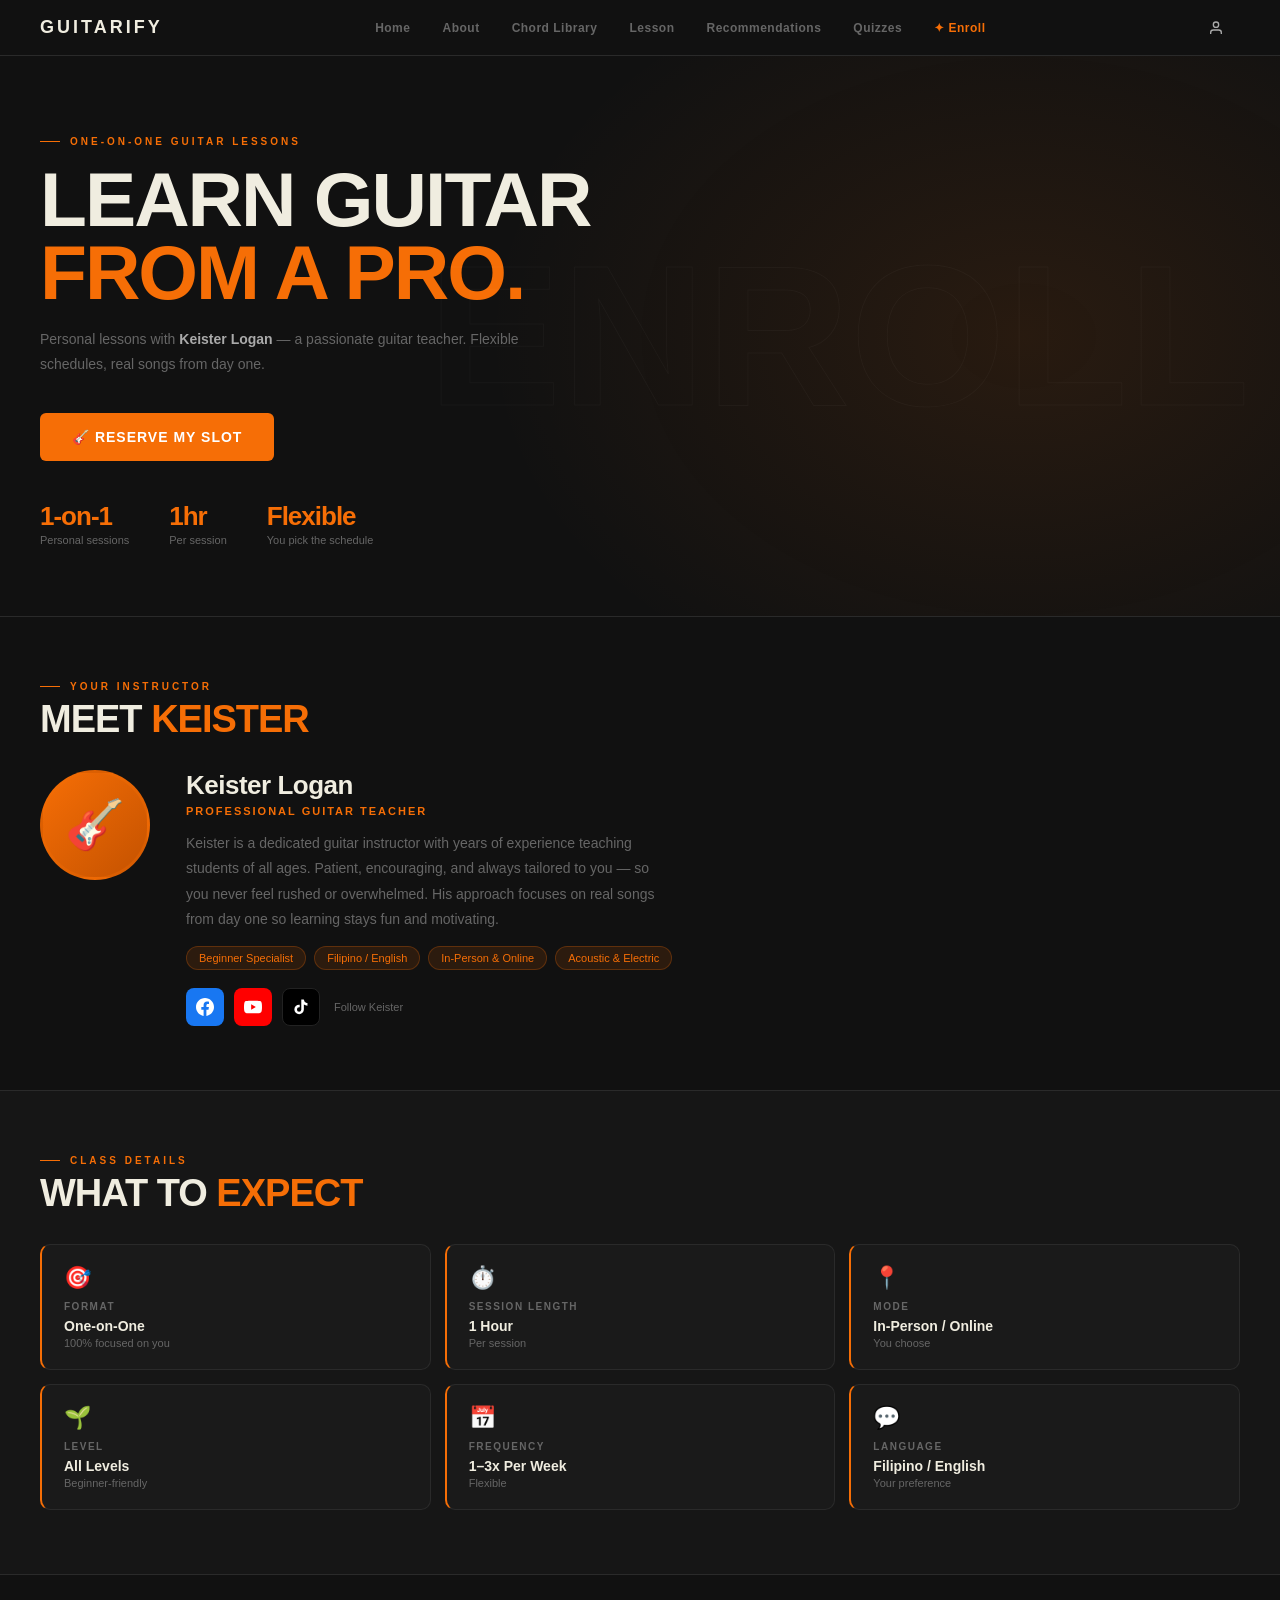
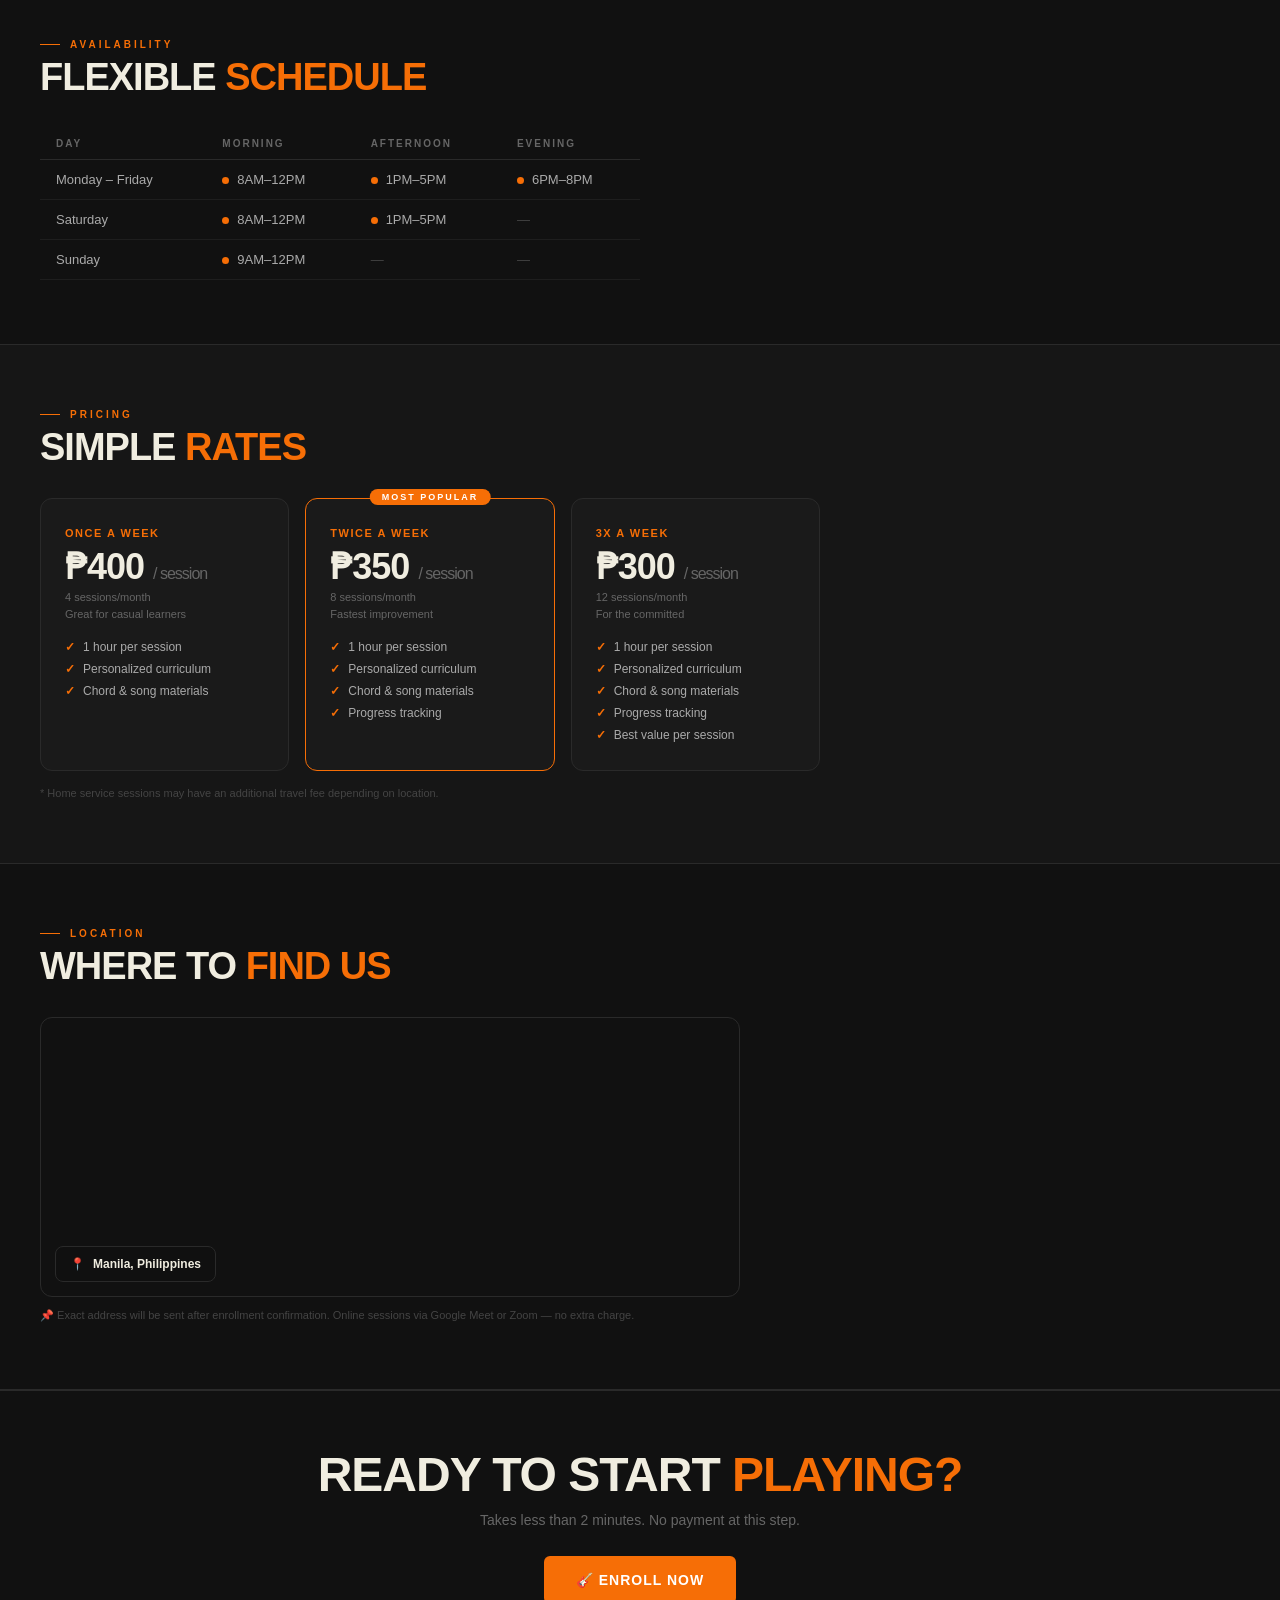
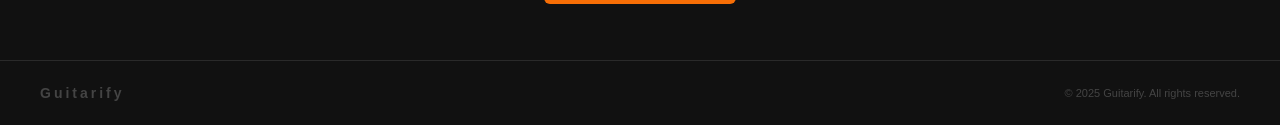
<file: Enroll.html>
<!DOCTYPE html>
<html lang="en">
<head>
  <meta charset="UTF-8"/>
  <meta name="viewport" content="width=device-width, initial-scale=1.0"/>
  <title>Enroll – Guitarify</title>
  <style>
*,*::before,*::after{box-sizing:border-box;margin:0;padding:0;}
:root{
  --orange:#f66e06;--orange-d:rgba(246,110,6,0.12);--orange-b:rgba(246,110,6,0.25);
  --bg:#111;--bg2:#161616;--bg3:#1a1a1a;--bg4:#222;
  --border:#2a2a2a;--border2:#333;
  --text:#f0ede0;--text2:#aaa;--text3:#666;--text4:#444;
  --green:#22c55e;--green-d:rgba(34,197,94,0.1);
  --red:#ef4444;--red-d:rgba(239,68,68,0.08);
  --blue:#3b82f6;--blue-d:rgba(59,130,246,0.1);
  --yellow:#f59e0b;--yellow-d:rgba(245,158,11,0.1);
}
body{background:var(--bg);color:var(--text);font-family:'Segoe UI',sans-serif;min-height:100vh;}
.site{display:flex;flex-direction:column;min-height:100vh;}

/* NAV */
.nav{display:flex;align-items:center;justify-content:space-between;padding:0 40px;height:56px;background:var(--bg);border-bottom:0.5px solid var(--border);position:sticky;top:0;z-index:200;}
.nav-logo{font-size:18px;font-weight:900;letter-spacing:3px;color:var(--text);text-decoration:none;}
.nav-links{display:flex;gap:32px;}
.nav-links a{font-size:12px;font-weight:600;color:var(--text3);text-decoration:none;letter-spacing:0.5px;transition:color 0.2s;}
.nav-links a:hover{color:var(--text);}
.nav-links a.active,.nav-links a.enroll-link{color:var(--orange)!important;font-weight:700;}
.nav-icons{position:relative;}
.nav-user-btn{display:flex;align-items:center;gap:6px;background:none;border:none;cursor:pointer;padding:6px 10px;border-radius:6px;}
.nav-user-name{font-size:12px;color:var(--text2);}
.user-dropdown{display:none;position:absolute;right:0;top:calc(100% + 8px);background:var(--bg3);border:0.5px solid var(--border);border-radius:10px;min-width:200px;overflow:hidden;z-index:300;}
.user-dropdown.open{display:block;}
.user-dropdown-header{padding:14px 16px;border-bottom:0.5px solid var(--border);}
.user-dropdown-name{font-size:13px;font-weight:700;color:var(--text);}
.user-dropdown-email{font-size:11px;color:var(--text3);margin-top:2px;}
.user-dropdown-item{padding:11px 16px;font-size:12px;color:var(--text2);cursor:pointer;transition:background 0.15s;}
.user-dropdown-item:hover{background:var(--bg4);color:var(--text);}
.user-dropdown-item.danger{color:var(--red);}

/* HERO */
.hero{padding:80px 40px 70px;background:radial-gradient(ellipse 60% 100% at 80% 50%,rgba(246,110,6,0.1) 0%,transparent 70%),var(--bg);border-bottom:0.5px solid var(--border);position:relative;overflow:hidden;}
.hero-bg-text{position:absolute;right:30px;top:50%;transform:translateY(-50%);font-size:200px;font-weight:900;color:transparent;-webkit-text-stroke:1px rgba(255,255,255,0.03);pointer-events:none;text-transform:uppercase;user-select:none;line-height:1;}
.hero-eyebrow{font-size:10px;font-weight:700;letter-spacing:3px;color:var(--orange);text-transform:uppercase;margin-bottom:16px;display:flex;align-items:center;gap:10px;}
.hero-eyebrow::before{content:'';display:block;width:20px;height:1px;background:var(--orange);}
.hero-title{font-size:clamp(42px,6vw,80px);font-weight:900;letter-spacing:-2px;color:var(--text);text-transform:uppercase;line-height:0.95;margin-bottom:18px;}
.hero-title span{color:var(--orange);}
.hero-sub{font-size:14px;color:var(--text3);max-width:500px;line-height:1.8;margin-bottom:36px;}
.hero-sub strong{color:var(--text2);}
.hero-btn{display:inline-flex;align-items:center;gap:10px;background:var(--orange);color:#fff;font-size:14px;font-weight:900;padding:16px 32px;border-radius:6px;border:none;cursor:pointer;letter-spacing:1px;text-transform:uppercase;transition:opacity 0.2s,transform 0.15s;}
.hero-btn:hover{opacity:0.88;transform:translateY(-2px);}
.hero-btn:disabled{opacity:0.4;cursor:not-allowed;transform:none;}
.hero-stats{display:flex;gap:40px;margin-top:40px;}
.hero-stat-num{font-size:26px;font-weight:900;color:var(--orange);letter-spacing:-1px;}
.hero-stat-label{font-size:11px;color:var(--text3);margin-top:2px;}

/* STATUS BANNER */
.status-banner{display:none;padding:14px 40px;font-size:13px;font-weight:600;border-bottom:0.5px solid var(--border);}
.status-banner.pending{display:block;background:rgba(245,158,11,0.08);color:var(--yellow);border-left:3px solid var(--yellow);}
.status-banner.confirmed{display:block;background:rgba(34,197,94,0.08);color:var(--green);border-left:3px solid var(--green);}
.status-banner.declined{display:block;background:rgba(239,68,68,0.08);color:var(--red);border-left:3px solid var(--red);}
.status-banner.completed{display:block;background:rgba(59,130,246,0.08);color:var(--blue);border-left:3px solid var(--blue);}

/* INFO SECTIONS */
.info-section{padding:64px 40px;border-bottom:0.5px solid var(--border);}
.info-section.alt{background:var(--bg2);}
.section-eyebrow{font-size:10px;font-weight:700;letter-spacing:3px;color:var(--orange);text-transform:uppercase;margin-bottom:8px;display:flex;align-items:center;gap:10px;}
.section-eyebrow::before{content:'';display:block;width:20px;height:1px;background:var(--orange);}
.section-title{font-size:clamp(24px,3vw,38px);font-weight:900;letter-spacing:-1px;color:var(--text);text-transform:uppercase;line-height:1;margin-bottom:32px;}
.section-title span{color:var(--orange);}

/* TEACHER */
.teacher-wrap{display:grid;grid-template-columns:auto 1fr;gap:36px;align-items:start;max-width:700px;}
.teacher-avatar-big{width:110px;height:110px;border-radius:50%;background:linear-gradient(135deg,var(--orange),#c45200);display:flex;align-items:center;justify-content:center;font-size:48px;flex-shrink:0;border:3px solid rgba(246,110,6,0.3);}
.teacher-name{font-size:26px;font-weight:900;color:var(--text);letter-spacing:-0.5px;margin-bottom:4px;}
.teacher-role{font-size:11px;font-weight:700;color:var(--orange);letter-spacing:2px;text-transform:uppercase;margin-bottom:14px;}
.teacher-bio-text{font-size:14px;color:var(--text3);line-height:1.8;max-width:480px;}
.teacher-tags{display:flex;gap:8px;flex-wrap:wrap;margin-top:14px;}
.teacher-tag{font-size:11px;padding:5px 12px;background:var(--orange-d);border:0.5px solid var(--orange-b);border-radius:20px;color:var(--orange);}
.teacher-socials{display:flex;gap:10px;margin-top:18px;align-items:center;}
.social-btn{width:38px;height:38px;border-radius:8px;display:flex;align-items:center;justify-content:center;text-decoration:none;transition:transform 0.18s,opacity 0.18s;flex-shrink:0;}
.social-btn:hover{transform:translateY(-2px);opacity:0.85;}
.social-btn svg{width:18px;height:18px;}
.social-fb{background:#1877F2;color:#fff;}
.social-yt{background:#FF0000;color:#fff;}
.social-tt{background:#000;color:#fff;border:1px solid #222;}

/* DETAILS GRID */
.details-grid{display:grid;grid-template-columns:repeat(3,1fr);gap:14px;}
.detail-card{background:var(--bg3);border:0.5px solid var(--border);border-radius:10px;padding:20px 22px;border-left:2px solid var(--orange);}
.detail-card-icon{font-size:22px;margin-bottom:10px;}
.detail-card-label{font-size:10px;font-weight:700;color:var(--text3);letter-spacing:1.5px;text-transform:uppercase;margin-bottom:6px;}
.detail-card-value{font-size:14px;font-weight:700;color:var(--text);}
.detail-card-sub{font-size:11px;color:var(--text3);margin-top:3px;}

/* SCHEDULE TABLE */
.schedule-table{width:100%;border-collapse:collapse;max-width:600px;}
.schedule-table th{font-size:10px;letter-spacing:2px;color:var(--text3);text-transform:uppercase;text-align:left;padding:10px 16px;border-bottom:0.5px solid var(--border);}
.schedule-table td{font-size:13px;color:var(--text2);padding:12px 16px;border-bottom:0.5px solid #1e1e1e;}
.schedule-table tr:hover td{background:var(--bg3);}
.schedule-dot{display:inline-block;width:7px;height:7px;border-radius:50%;background:var(--orange);margin-right:8px;}

/* PRICING */
.pricing-cards{display:grid;grid-template-columns:repeat(3,1fr);gap:16px;max-width:780px;}
.pricing-card{background:var(--bg3);border:0.5px solid var(--border);border-radius:12px;padding:28px 24px;position:relative;transition:border-color 0.2s;}
.pricing-card:hover{border-color:rgba(246,110,6,0.4);}
.pricing-card.featured{border-color:var(--orange);}
.pricing-featured-badge{position:absolute;top:-10px;left:50%;transform:translateX(-50%);background:var(--orange);color:#fff;font-size:9px;font-weight:700;letter-spacing:2px;text-transform:uppercase;padding:3px 12px;border-radius:20px;white-space:nowrap;}
.pricing-freq{font-size:11px;font-weight:700;color:var(--orange);letter-spacing:1.5px;text-transform:uppercase;margin-bottom:10px;}
.pricing-price{font-size:36px;font-weight:900;color:var(--text);letter-spacing:-1px;line-height:1;margin-bottom:4px;}
.pricing-price span{font-size:16px;color:var(--text3);font-weight:400;}
.pricing-note{font-size:11px;color:var(--text3);margin-bottom:18px;line-height:1.5;}
.pricing-features{list-style:none;display:flex;flex-direction:column;gap:8px;}
.pricing-features li{font-size:12px;color:var(--text2);display:flex;align-items:center;gap:8px;}
.pricing-features li::before{content:'✓';color:var(--orange);font-weight:700;flex-shrink:0;}

/* MAP */
.map-container{border-radius:12px;overflow:hidden;border:0.5px solid var(--border);height:280px;position:relative;max-width:700px;}
.map-container iframe{width:100%;height:100%;border:none;display:block;}
.map-overlay-label{position:absolute;bottom:14px;left:14px;background:rgba(17,17,17,0.92);border:0.5px solid var(--border);border-radius:8px;padding:10px 14px;font-size:12px;color:var(--text);display:flex;align-items:center;gap:8px;}
.map-note{font-size:11px;color:var(--text4);margin-top:10px;line-height:1.6;}

/* CTA */
.cta-strip{padding:56px 40px;background:var(--bg);border-top:0.5px solid var(--border);text-align:center;}
.cta-strip-title{font-size:clamp(28px,4vw,48px);font-weight:900;color:var(--text);letter-spacing:-1px;text-transform:uppercase;margin-bottom:10px;}
.cta-strip-title span{color:var(--orange);}
.cta-strip-sub{font-size:14px;color:var(--text3);margin-bottom:28px;}

.footer{border-top:0.5px solid var(--border);padding:24px 40px;display:flex;align-items:center;justify-content:space-between;margin-top:auto;}
.footer-logo{font-size:14px;font-weight:900;letter-spacing:3px;color:var(--text4);}
.footer-copy{font-size:11px;color:var(--text4);}

/* ENROLLMENT HISTORY */
.enroll-history-card{background:var(--bg3);border:0.5px solid var(--border);border-radius:12px;padding:24px;max-width:700px;margin-bottom:24px;}
.enroll-history-header{display:flex;align-items:center;justify-content:space-between;margin-bottom:16px;}
.enroll-history-ref{font-size:11px;font-weight:700;letter-spacing:2px;color:var(--orange);background:var(--orange-d);border:0.5px solid var(--orange-b);padding:4px 10px;border-radius:4px;}
.enroll-status-badge{font-size:10px;font-weight:700;padding:4px 12px;border-radius:20px;text-transform:uppercase;letter-spacing:1px;}
.enroll-status-badge.pending{background:var(--yellow-d);color:var(--yellow);border:1px solid rgba(245,158,11,0.2);}
.enroll-status-badge.confirmed{background:var(--green-d);color:var(--green);border:1px solid rgba(34,197,94,0.2);}
.enroll-status-badge.declined{background:var(--red-d);color:var(--red);border:1px solid rgba(239,68,68,0.2);}
.enroll-status-badge.completed{background:var(--blue-d);color:var(--blue);border:1px solid rgba(59,130,246,0.2);}
.enroll-detail-row{display:grid;grid-template-columns:1fr 1fr;gap:12px;margin-bottom:14px;}
.enroll-detail-item{background:var(--bg);border:0.5px solid var(--border);border-radius:6px;padding:10px 14px;}
.enroll-detail-label{font-size:10px;letter-spacing:1.5px;color:var(--text3);text-transform:uppercase;margin-bottom:3px;}
.enroll-detail-value{font-size:13px;font-weight:700;color:var(--text);}
.enroll-admin-note{background:rgba(34,197,94,0.06);border:0.5px solid rgba(34,197,94,0.2);border-radius:8px;padding:12px 16px;font-size:13px;color:var(--green);margin-top:12px;display:none;}
.enroll-admin-note.show{display:block;}
.cancel-btn{background:var(--red-d);color:var(--red);border:1px solid rgba(239,68,68,0.2);font-size:11px;font-weight:700;padding:8px 16px;border-radius:6px;cursor:pointer;font-family:inherit;transition:all 0.15s;}
.cancel-btn:hover{background:var(--red);color:#fff;}

/* MODAL */
.modal-bg{display:none;position:fixed;inset:0;background:rgba(0,0,0,0.82);z-index:800;align-items:center;justify-content:center;padding:20px;backdrop-filter:blur(4px);}
.modal-bg.open{display:flex;}
.enroll-modal{background:var(--bg2);border:0.5px solid var(--border);border-radius:16px;width:100%;max-width:580px;max-height:90vh;overflow-y:auto;position:relative;}
.modal-top{padding:24px 28px 20px;border-bottom:0.5px solid var(--border);display:flex;align-items:center;justify-content:space-between;position:sticky;top:0;background:var(--bg2);z-index:10;}
.modal-top-left{display:flex;flex-direction:column;gap:2px;}
.modal-eyebrow{font-size:9px;font-weight:700;letter-spacing:3px;color:var(--orange);text-transform:uppercase;}
.modal-title{font-size:20px;font-weight:900;color:var(--text);letter-spacing:-0.5px;}
.modal-close-btn{background:var(--bg4);border:0.5px solid var(--border);color:var(--text3);width:32px;height:32px;border-radius:50%;cursor:pointer;font-size:16px;display:flex;align-items:center;justify-content:center;transition:all 0.15s;flex-shrink:0;}
.modal-close-btn:hover{background:var(--bg3);color:var(--text);}

/* STEPS BAR */
.steps-bar{padding:18px 28px;border-bottom:0.5px solid var(--border);display:flex;align-items:center;gap:0;}
.step-item{display:flex;align-items:center;gap:8px;flex:1;}
.step-circle{width:26px;height:26px;border-radius:50%;background:var(--bg4);border:1.5px solid var(--border2);display:flex;align-items:center;justify-content:center;font-size:11px;font-weight:700;color:var(--text3);flex-shrink:0;transition:all 0.25s;}
.step-circle.active{background:var(--orange-d);border-color:var(--orange);color:var(--orange);}
.step-circle.done{background:var(--orange);border-color:var(--orange);color:#fff;}
.step-label{font-size:10px;font-weight:700;color:var(--text3);letter-spacing:0.5px;transition:color 0.25s;white-space:nowrap;}
.step-label.active{color:var(--orange);}
.step-label.done{color:var(--text2);}
.step-line{flex:1;height:1px;background:var(--border);margin:0 6px;}
.step-line.done{background:var(--orange);}

/* MODAL BODY */
.modal-body{padding:28px;}
.step-panel{display:none;}
.step-panel.active{display:block;}
.step-heading{font-size:14px;font-weight:900;color:var(--text);margin-bottom:4px;text-transform:uppercase;letter-spacing:0.5px;}
.step-sub{font-size:12px;color:var(--text3);margin-bottom:22px;line-height:1.6;}

/* FORM FIELDS */
.mfield{display:flex;flex-direction:column;gap:5px;margin-bottom:14px;}
.mfield label{font-size:10px;font-weight:700;color:var(--text3);text-transform:uppercase;letter-spacing:0.5px;}
.mfield input,.mfield select,.mfield textarea{background:var(--bg);border:0.5px solid var(--border);border-radius:8px;padding:11px 14px;font-size:13px;color:var(--text);outline:none;transition:border-color 0.2s;font-family:inherit;width:100%;}
.mfield input:focus,.mfield select:focus,.mfield textarea:focus{border-color:var(--orange);}
.mfield textarea{resize:vertical;min-height:80px;}
.mfield select{appearance:none;-webkit-appearance:none;cursor:pointer;background-image:url("data:image/svg+xml,%3Csvg xmlns='http://www.w3.org/2000/svg' width='12' height='12' viewBox='0 0 24 24' fill='none' stroke='%23555' stroke-width='2'%3E%3Cpolyline points='6 9 12 15 18 9'/%3E%3C/svg%3E");background-repeat:no-repeat;background-position:right 12px center;padding-right:32px;}
.mfield-row{display:grid;grid-template-columns:1fr 1fr;gap:12px;}
.field-hint{font-size:10px;color:var(--text3);margin-top:3px;}
.field-error{font-size:10px;color:var(--red);margin-top:3px;display:none;}
.mfield input.error,.mfield select.error{border-color:var(--red);}

/* CHIPS */
.chip-label{font-size:10px;font-weight:700;color:var(--text3);text-transform:uppercase;letter-spacing:0.5px;margin-bottom:8px;}
.chips-grid-7{display:grid;grid-template-columns:repeat(7,1fr);gap:6px;margin-bottom:16px;}
.chips-grid-4{display:grid;grid-template-columns:repeat(2,1fr);gap:8px;margin-bottom:16px;}
.chip{padding:9px 6px;background:var(--bg);border:0.5px solid var(--border);border-radius:7px;text-align:center;cursor:pointer;transition:all 0.18s;font-size:11px;font-weight:700;color:var(--text3);user-select:none;line-height:1.3;}
.chip:hover{border-color:var(--orange-b);color:var(--text2);}
.chip.selected{background:var(--orange-d);border-color:var(--orange);color:var(--orange);}
.chip-time{padding:12px 10px;font-size:12px;}
.chip-time .chip-time-sub{font-size:10px;font-weight:400;color:var(--text3);margin-top:2px;display:block;}
.chip.selected .chip-time-sub{color:rgba(246,110,6,0.6);}

/* LEVEL PILLS */
.level-pills-wrap{display:flex;gap:8px;flex-wrap:wrap;margin-bottom:16px;}
.level-pill{padding:9px 16px;background:var(--bg);border:0.5px solid var(--border);border-radius:20px;font-size:12px;font-weight:700;color:var(--text3);cursor:pointer;transition:all 0.18s;user-select:none;}
.level-pill:hover{border-color:var(--orange-b);color:var(--text2);}
.level-pill.selected{background:var(--orange-d);border-color:var(--orange);color:var(--orange);}

/* REVIEW */
.review-group{background:var(--bg3);border:0.5px solid var(--border);border-radius:10px;padding:18px 20px;margin-bottom:12px;}
.review-group-title{font-size:9px;font-weight:700;letter-spacing:2px;color:var(--orange);text-transform:uppercase;margin-bottom:14px;}
.review-row{display:flex;justify-content:space-between;align-items:flex-start;padding:6px 0;border-bottom:0.5px solid var(--bg4);}
.review-row:last-child{border-bottom:none;padding-bottom:0;}
.review-key{font-size:11px;color:var(--text3);}
.review-val{font-size:12px;color:var(--text);font-weight:600;text-align:right;max-width:60%;}
.terms-note{font-size:11px;color:var(--text3);line-height:1.7;margin-top:14px;}
.terms-note strong{color:var(--text2);}

/* TERMS CHECK */
.terms-check-row{display:flex;align-items:flex-start;gap:10px;margin-top:14px;cursor:pointer;}
.terms-check-row input[type=checkbox]{width:16px;height:16px;accent-color:var(--orange);cursor:pointer;flex-shrink:0;margin-top:2px;}
.terms-check-label{font-size:12px;color:var(--text2);line-height:1.6;}
.terms-check-label a{color:var(--orange);text-decoration:none;}

/* MODAL FOOTER */
.modal-footer{padding:20px 28px;border-top:0.5px solid var(--border);display:flex;gap:10px;align-items:center;justify-content:space-between;position:sticky;bottom:0;background:var(--bg2);}
.form-err{font-size:11px;color:var(--red);min-height:14px;flex:1;}
.modal-footer-btns{display:flex;gap:10px;}
.btn-back{background:var(--bg4);border:0.5px solid var(--border);color:var(--text2);font-size:12px;font-weight:700;padding:11px 20px;border-radius:7px;cursor:pointer;letter-spacing:0.5px;transition:all 0.15s;font-family:inherit;}
.btn-back:hover{background:var(--bg3);color:var(--text);}
.btn-next{background:var(--orange);color:#fff;border:none;font-size:13px;font-weight:900;padding:11px 28px;border-radius:7px;cursor:pointer;letter-spacing:0.5px;text-transform:uppercase;transition:opacity 0.2s;font-family:inherit;display:flex;align-items:center;gap:8px;}
.btn-next:hover{opacity:0.88;}
.btn-next:disabled{opacity:0.4;cursor:not-allowed;}

/* SUCCESS SCREEN */
.success-screen{display:none;padding:48px 28px;text-align:center;}
.success-screen.show{display:block;}
.success-anim{font-size:64px;margin-bottom:20px;animation:popIn 0.5s cubic-bezier(0.34,1.56,0.64,1);}
@keyframes popIn{from{transform:scale(0.4);opacity:0;}to{transform:scale(1);opacity:1;}}
.success-main-title{font-size:28px;font-weight:900;color:var(--text);text-transform:uppercase;letter-spacing:-0.5px;margin-bottom:6px;}
.success-main-title span{color:var(--orange);}
.success-main-msg{font-size:13px;color:var(--text3);line-height:1.8;max-width:380px;margin:0 auto 24px;}
.success-ref-box{background:var(--bg);border:0.5px solid var(--border);border-radius:10px;padding:16px 20px;margin:0 auto 28px;max-width:300px;}
.success-ref-label{font-size:9px;font-weight:700;letter-spacing:2px;color:var(--text3);text-transform:uppercase;margin-bottom:6px;}
.success-ref-id{font-size:18px;font-weight:900;color:var(--orange);letter-spacing:1px;}
.success-next-steps{background:var(--bg3);border:0.5px solid var(--border);border-radius:10px;padding:18px 20px;text-align:left;margin-bottom:24px;}
.success-next-title{font-size:10px;font-weight:700;letter-spacing:2px;color:var(--text2);text-transform:uppercase;margin-bottom:12px;}
.success-step-row{display:flex;align-items:flex-start;gap:12px;margin-bottom:10px;}
.success-step-row:last-child{margin-bottom:0;}
.success-step-num{width:22px;height:22px;border-radius:50%;background:var(--orange-d);border:1px solid var(--orange-b);display:flex;align-items:center;justify-content:center;font-size:10px;font-weight:700;color:var(--orange);flex-shrink:0;}
.success-step-text{font-size:12px;color:var(--text3);line-height:1.6;}
.btn-success-home{background:var(--orange);color:#fff;border:none;border-radius:8px;padding:13px 32px;font-size:13px;font-weight:900;cursor:pointer;letter-spacing:1px;text-transform:uppercase;font-family:inherit;transition:opacity 0.2s;}
.btn-success-home:hover{opacity:0.88;}

/* AUTH MODAL */
.auth-bg{display:none;position:fixed;inset:0;background:rgba(0,0,0,0.78);z-index:900;align-items:center;justify-content:center;padding:20px;}
.auth-bg.open{display:flex;}
.auth-modal{background:var(--bg3);border:0.5px solid var(--border);border-radius:16px;width:100%;max-width:400px;overflow:hidden;position:relative;}
.auth-close{position:absolute;top:16px;right:16px;background:none;border:none;font-size:20px;color:var(--text3);cursor:pointer;z-index:1;}
.auth-tabs{display:flex;border-bottom:0.5px solid var(--border);}
.auth-tab{flex:1;padding:14px;text-align:center;font-size:13px;font-weight:700;color:var(--text3);cursor:pointer;}
.auth-tab.active{color:var(--text);border-bottom:2px solid var(--orange);}
.auth-body-inner{padding:24px;}
.auth-greeting{font-size:22px;font-weight:900;color:var(--text);margin-bottom:4px;}
.auth-sub{font-size:12px;color:var(--text3);margin-bottom:20px;}
.auth-field{display:flex;flex-direction:column;gap:6px;margin-bottom:14px;}
.auth-field label{font-size:11px;font-weight:700;color:var(--text2);text-transform:uppercase;letter-spacing:0.5px;}
.auth-field input{background:var(--bg);border:0.5px solid var(--border);border-radius:8px;padding:10px 12px;font-size:13px;color:var(--text);outline:none;transition:border-color 0.2s;}
.auth-field input:focus{border-color:var(--orange);}
.auth-error{font-size:12px;color:var(--red);margin-bottom:10px;min-height:16px;}
.auth-submit{width:100%;background:var(--orange);border:none;border-radius:8px;padding:12px;font-size:14px;font-weight:700;color:#fff;cursor:pointer;font-family:inherit;}
.auth-divider{font-size:12px;color:var(--text3);text-align:center;margin-top:16px;}
.auth-divider span{color:var(--orange);cursor:pointer;}

/* TOAST */
.toast{position:fixed;bottom:24px;left:50%;transform:translateX(-50%) translateY(20px);background:var(--bg3);border:0.5px solid var(--border);color:var(--text);font-size:13px;padding:10px 20px;border-radius:8px;opacity:0;transition:opacity 0.3s,transform 0.3s;pointer-events:none;z-index:9999;}
.toast.show{opacity:1;transform:translateX(-50%) translateY(0);}
.toast.success{border-left:3px solid var(--green);}
.toast.error{border-left:3px solid var(--red);}
.toast.info{border-left:3px solid var(--orange);}

/* NOTIFICATION BANNER */
.notif-banner{background:var(--bg2);border-top:0.5px solid var(--border);padding:12px 40px;display:flex;align-items:center;justify-content:space-between;font-size:12px;color:var(--text2);}
.notif-dot{width:8px;height:8px;border-radius:50%;background:var(--orange);flex-shrink:0;animation:pulse 2s infinite;}
@keyframes pulse{0%,100%{opacity:1;}50%{opacity:0.4;}}
.notif-dismiss{background:none;border:none;color:var(--text3);cursor:pointer;font-size:16px;line-height:1;}
  </style>
</head>
<body>
<div class="site">

  <nav class="nav">
    <a href="Home.html" class="nav-logo">GUITARIFY</a>
    <div class="nav-links">
      <a href="Home.html">Home</a>
      <a href="About.html">About</a>
      <a href="Chord_Library.html">Chord Library</a>
      <a href="lessons.html">Lesson</a>
      <a href="Recommendations.html">Recommendations</a>
      <a href="practice.html">Quizzes</a>
      <a href="Enroll.html" class="enroll-link active">✦ Enroll</a>
    </div>
    <div class="nav-icons">
      <button class="nav-user-btn" id="navUserBtn" onclick="handleUserIconClick()">
        <svg width="16" height="16" viewBox="0 0 24 24" fill="none" stroke="#aaa" stroke-width="2">
          <path d="M20 21v-2a4 4 0 0 0-4-4H8a4 4 0 0 0-4 4v2"/>
          <circle cx="12" cy="7" r="4"/>
        </svg>
        <span class="nav-user-name" id="navUserName"></span>
      </button>
      <div class="user-dropdown" id="userDropdown">
        <div class="user-dropdown-header">
          <div class="user-dropdown-name" id="dropdownName">–</div>
          <div class="user-dropdown-email" id="dropdownEmail">–</div>
        </div>
        <div class="user-dropdown-item">My Profile</div>
        <div class="user-dropdown-item">My Lessons</div>
        <div class="user-dropdown-item danger" onclick="logout()">Log Out</div>
      </div>
    </div>
  </nav>

  <!-- NOTIFICATION BANNER (shows when status changes) -->
  <div class="notif-banner" id="notifBanner" style="display:none;">
    <div style="display:flex;align-items:center;gap:10px;">
      <div class="notif-dot"></div>
      <span id="notifText"></span>
    </div>
    <button class="notif-dismiss" onclick="dismissNotif()">×</button>
  </div>

  <!-- STATUS BANNER (shows enrollment status for logged-in users) -->
  <div class="status-banner" id="statusBanner"></div>

  <!-- HERO -->
  <section class="hero">
    <div class="hero-bg-text">Enroll</div>
    <div class="hero-eyebrow">One-on-One Guitar Lessons</div>
    <h1 class="hero-title">Learn Guitar<br/><span>From A Pro.</span></h1>
    <p class="hero-sub">Personal lessons with <strong>Keister Logan</strong> — a passionate guitar teacher. Flexible schedules, real songs from day one.</p>
    <button class="hero-btn" id="heroEnrollBtn" onclick="handleEnrollClick()">🎸 Reserve My Slot</button>
    <div class="hero-stats">
      <div><div class="hero-stat-num">1-on-1</div><div class="hero-stat-label">Personal sessions</div></div>
      <div><div class="hero-stat-num">1hr</div><div class="hero-stat-label">Per session</div></div>
      <div><div class="hero-stat-num">Flexible</div><div class="hero-stat-label">You pick the schedule</div></div>
    </div>
  </section>

  <!-- MY ENROLLMENT (shows when logged in with existing enrollment) -->
  <div id="myEnrollSection" style="display:none;">
    <div class="info-section">
      <div class="section-eyebrow">Your Enrollment</div>
      <h2 class="section-title">My <span>Enrollment</span></h2>
      <div class="enroll-history-card" id="myEnrollCard"></div>
    </div>
  </div>

  <!-- INSTRUCTOR -->
  <section class="info-section" id="teacherSection">
    <div class="section-eyebrow">Your Instructor</div>
    <h2 class="section-title">Meet <span>Keister</span></h2>
    <div class="teacher-wrap">
      <div class="teacher-avatar-big">🎸</div>
      <div>
        <div class="teacher-name">Keister Logan</div>
        <div class="teacher-role">Professional Guitar Teacher</div>
        <p class="teacher-bio-text">Keister is a dedicated guitar instructor with years of experience teaching students of all ages. Patient, encouraging, and always tailored to you — so you never feel rushed or overwhelmed. His approach focuses on real songs from day one so learning stays fun and motivating.</p>
        <div class="teacher-tags">
          <span class="teacher-tag">Beginner Specialist</span>
          <span class="teacher-tag">Filipino / English</span>
          <span class="teacher-tag">In-Person & Online</span>
          <span class="teacher-tag">Acoustic & Electric</span>
        </div>
        <div class="teacher-socials">
          <a href="https://www.facebook.com/YOUR_FB_PAGE" target="_blank" class="social-btn social-fb" title="Facebook">
            <svg xmlns="http://www.w3.org/2000/svg" viewBox="0 0 24 24" fill="currentColor"><path d="M24 12.073c0-6.627-5.373-12-12-12s-12 5.373-12 12c0 5.99 4.388 10.954 10.125 11.854v-8.385H7.078v-3.47h3.047V9.43c0-3.007 1.792-4.669 4.533-4.669 1.312 0 2.686.235 2.686.235v2.953H15.83c-1.491 0-1.956.925-1.956 1.874v2.25h3.328l-.532 3.47h-2.796v8.385C19.612 23.027 24 18.062 24 12.073z"/></svg>
          </a>
          <a href="https://www.youtube.com/@YOUR_YT_CHANNEL" target="_blank" class="social-btn social-yt" title="YouTube">
            <svg xmlns="http://www.w3.org/2000/svg" viewBox="0 0 24 24" fill="currentColor"><path d="M23.498 6.186a3.016 3.016 0 0 0-2.122-2.136C19.505 3.545 12 3.545 12 3.545s-7.505 0-9.377.505A3.017 3.017 0 0 0 .502 6.186C0 8.07 0 12 0 12s0 3.93.502 5.814a3.016 3.016 0 0 0 2.122 2.136c1.871.505 9.376.505 9.376.505s7.505 0 9.377-.505a3.015 3.015 0 0 0 2.122-2.136C24 15.93 24 12 24 12s0-3.93-.502-5.814zM9.545 15.568V8.432L15.818 12l-6.273 3.568z"/></svg>
          </a>
          <a href="https://www.tiktok.com/@YOUR_TIKTOK" target="_blank" class="social-btn social-tt" title="TikTok">
            <svg xmlns="http://www.w3.org/2000/svg" viewBox="0 0 24 24" fill="currentColor"><path d="M19.59 6.69a4.83 4.83 0 0 1-3.77-4.25V2h-3.45v13.67a2.89 2.89 0 0 1-2.88 2.5 2.89 2.89 0 0 1-2.89-2.89 2.89 2.89 0 0 1 2.89-2.89c.28 0 .54.04.79.1V9.01a6.33 6.33 0 0 0-.79-.05 6.34 6.34 0 0 0-6.34 6.34 6.34 6.34 0 0 0 6.34 6.34 6.34 6.34 0 0 0 6.33-6.34V8.69a8.18 8.18 0 0 0 4.78 1.52V6.74a4.85 4.85 0 0 1-1.01-.05z"/></svg>
          </a>
          <span style="font-size:11px;color:var(--text3);margin-left:4px;">Follow Keister</span>
        </div>
      </div>
    </div>
  </section>

  <section class="info-section alt">
    <div class="section-eyebrow">Class Details</div>
    <h2 class="section-title">What To <span>Expect</span></h2>
    <div class="details-grid">
      <div class="detail-card"><div class="detail-card-icon">🎯</div><div class="detail-card-label">Format</div><div class="detail-card-value">One-on-One</div><div class="detail-card-sub">100% focused on you</div></div>
      <div class="detail-card"><div class="detail-card-icon">⏱️</div><div class="detail-card-label">Session Length</div><div class="detail-card-value">1 Hour</div><div class="detail-card-sub">Per session</div></div>
      <div class="detail-card"><div class="detail-card-icon">📍</div><div class="detail-card-label">Mode</div><div class="detail-card-value">In-Person / Online</div><div class="detail-card-sub">You choose</div></div>
      <div class="detail-card"><div class="detail-card-icon">🌱</div><div class="detail-card-label">Level</div><div class="detail-card-value">All Levels</div><div class="detail-card-sub">Beginner-friendly</div></div>
      <div class="detail-card"><div class="detail-card-icon">📅</div><div class="detail-card-label">Frequency</div><div class="detail-card-value">1–3x Per Week</div><div class="detail-card-sub">Flexible</div></div>
      <div class="detail-card"><div class="detail-card-icon">💬</div><div class="detail-card-label">Language</div><div class="detail-card-value">Filipino / English</div><div class="detail-card-sub">Your preference</div></div>
    </div>
  </section>

  <section class="info-section">
    <div class="section-eyebrow">Availability</div>
    <h2 class="section-title">Flexible <span>Schedule</span></h2>
    <table class="schedule-table">
      <thead><tr><th>Day</th><th>Morning</th><th>Afternoon</th><th>Evening</th></tr></thead>
      <tbody>
        <tr><td>Monday – Friday</td><td><span class="schedule-dot"></span>8AM–12PM</td><td><span class="schedule-dot"></span>1PM–5PM</td><td><span class="schedule-dot"></span>6PM–8PM</td></tr>
        <tr><td>Saturday</td><td><span class="schedule-dot"></span>8AM–12PM</td><td><span class="schedule-dot"></span>1PM–5PM</td><td style="color:var(--text4);">—</td></tr>
        <tr><td>Sunday</td><td><span class="schedule-dot"></span>9AM–12PM</td><td style="color:var(--text4);">—</td><td style="color:var(--text4);">—</td></tr>
      </tbody>
    </table>
  </section>

  <section class="info-section alt">
    <div class="section-eyebrow">Pricing</div>
    <h2 class="section-title">Simple <span>Rates</span></h2>
    <div class="pricing-cards">
      <div class="pricing-card">
        <div class="pricing-freq">Once a Week</div>
        <div class="pricing-price">₱400 <span>/ session</span></div>
        <div class="pricing-note">4 sessions/month<br/>Great for casual learners</div>
        <ul class="pricing-features"><li>1 hour per session</li><li>Personalized curriculum</li><li>Chord & song materials</li></ul>
      </div>
      <div class="pricing-card featured">
        <div class="pricing-featured-badge">Most Popular</div>
        <div class="pricing-freq">Twice a Week</div>
        <div class="pricing-price">₱350 <span>/ session</span></div>
        <div class="pricing-note">8 sessions/month<br/>Fastest improvement</div>
        <ul class="pricing-features"><li>1 hour per session</li><li>Personalized curriculum</li><li>Chord & song materials</li><li>Progress tracking</li></ul>
      </div>
      <div class="pricing-card">
        <div class="pricing-freq">3x a Week</div>
        <div class="pricing-price">₱300 <span>/ session</span></div>
        <div class="pricing-note">12 sessions/month<br/>For the committed</div>
        <ul class="pricing-features"><li>1 hour per session</li><li>Personalized curriculum</li><li>Chord & song materials</li><li>Progress tracking</li><li>Best value per session</li></ul>
      </div>
    </div>
    <p style="font-size:11px;color:var(--text4);margin-top:16px;">* Home service sessions may have an additional travel fee depending on location.</p>
  </section>

  <section class="info-section">
    <div class="section-eyebrow">Location</div>
    <h2 class="section-title">Where To <span>Find Us</span></h2>
    <div class="map-container">
      <iframe src="https://www.google.com/maps/embed?pb=!1m18!1m12!1m3!1d3861.5!2d121.0244!3d14.5547!2m3!1f0!2f0!3f0!3m2!1i1024!2i768!4f13.1!3m3!1m2!1s0x0%3A0x0!2zManila%2C+Philippines!5e0!3m2!1sen!2sph!4v1" allowfullscreen="" loading="lazy" referrerpolicy="no-referrer-when-downgrade" style="filter:invert(90%) hue-rotate(180deg);"></iframe>
      <div class="map-overlay-label"><span>📍</span><span style="font-weight:700;">Manila, Philippines</span></div>
    </div>
    <p class="map-note">📌 Exact address will be sent after enrollment confirmation. Online sessions via Google Meet or Zoom — no extra charge.</p>
  </section>

  <section class="cta-strip">
    <div class="cta-strip-title">Ready To Start <span>Playing?</span></div>
    <p class="cta-strip-sub">Takes less than 2 minutes. No payment at this step.</p>
    <button class="hero-btn" onclick="handleEnrollClick()">🎸 Enroll Now</button>
  </section>

  <div class="footer">
    <div class="footer-logo">Guitarify</div>
    <div class="footer-copy">© 2025 Guitarify. All rights reserved.</div>
  </div>

</div>

<!-- ENROLLMENT MODAL -->
<div class="modal-bg" id="enrollModalBg" onclick="handleModalBgClick(event)">
  <div class="enroll-modal" id="enrollModal">
    <div class="modal-top">
      <div class="modal-top-left">
        <div class="modal-eyebrow">✦ Guitarify Enrollment</div>
        <div class="modal-title" id="modalStepTitle">Personal Info</div>
      </div>
      <button class="modal-close-btn" onclick="closeEnrollModal()">✕</button>
    </div>
    <div class="steps-bar">
      <div class="step-item"><div class="step-circle active" id="scircle-1">1</div><div class="step-label active" id="slabel-1">Info</div></div>
      <div class="step-line" id="sline-1"></div>
      <div class="step-item"><div class="step-circle" id="scircle-2">2</div><div class="step-label" id="slabel-2">Schedule</div></div>
      <div class="step-line" id="sline-2"></div>
      <div class="step-item"><div class="step-circle" id="scircle-3">3</div><div class="step-label" id="slabel-3">Background</div></div>
      <div class="step-line" id="sline-3"></div>
      <div class="step-item"><div class="step-circle" id="scircle-4">4</div><div class="step-label" id="slabel-4">Review</div></div>
    </div>
    <div class="modal-body" id="enrollModalBody">

      <!-- STEP 1: PERSONAL INFO -->
      <div class="step-panel active" id="step-1">
        <div class="step-heading">Your Details</div>
        <div class="step-sub">We'll use this info to confirm your slot and contact you within 24 hours.</div>
        <div class="mfield">
          <label>Full Name *</label>
          <input type="text" id="s1_name" placeholder="e.g. Maria Santos"/>
          <div class="field-error" id="err_name">Please enter your full name.</div>
        </div>
        <div class="mfield-row">
          <div class="mfield">
            <label>Age *</label>
            <input type="number" id="s1_age" placeholder="e.g. 18" min="5" max="99"/>
            <div class="field-hint">Must be 5 years old or older.</div>
            <div class="field-error" id="err_age">Please enter a valid age.</div>
          </div>
          <div class="mfield">
            <label>Contact Number *</label>
            <input type="tel" id="s1_contact" placeholder="09XX XXX XXXX"/>
            <div class="field-error" id="err_contact">Enter a valid PH mobile number.</div>
          </div>
        </div>
        <div class="mfield">
          <label>Email Address *</label>
          <input type="email" id="s1_email" placeholder="you@email.com"/>
          <div class="field-hint">You'll receive enrollment updates here.</div>
          <div class="field-error" id="err_email">Please enter a valid email address.</div>
        </div>
        <div class="mfield" id="guardianField" style="display:none;">
          <label>Parent / Guardian Name *</label>
          <input type="text" id="s1_guardian" placeholder="Guardian's full name"/>
          <div class="field-hint">Required for students under 18.</div>
          <div class="field-error" id="err_guardian">Please enter guardian's name.</div>
        </div>
        <div class="mfield">
          <label>Guardian Contact (Optional)</label>
          <input type="tel" id="s1_guardian_contact" placeholder="Guardian's contact number"/>
        </div>
        <div class="mfield">
          <label>Address / Location *</label>
          <input type="text" id="s1_address" placeholder="Barangay, City (for home service reference)"/>
          <div class="field-error" id="err_address">Please enter your address.</div>
        </div>
      </div>

      <!-- STEP 2: SCHEDULE -->
      <div class="step-panel" id="step-2">
        <div class="step-heading">Pick Your Schedule</div>
        <div class="step-sub">Choose the days and time that work best for you. Keister will confirm availability.</div>
        <div class="chip-label">Preferred Day(s) * — select all that apply</div>
        <div class="chips-grid-7" id="dayChips">
          <div class="chip" data-val="Monday" onclick="toggleDay(this)">Mon</div>
          <div class="chip" data-val="Tuesday" onclick="toggleDay(this)">Tue</div>
          <div class="chip" data-val="Wednesday" onclick="toggleDay(this)">Wed</div>
          <div class="chip" data-val="Thursday" onclick="toggleDay(this)">Thu</div>
          <div class="chip" data-val="Friday" onclick="toggleDay(this)">Fri</div>
          <div class="chip" data-val="Saturday" onclick="toggleDay(this)">Sat</div>
          <div class="chip" data-val="Sunday" onclick="toggleDay(this)">Sun</div>
        </div>
        <div class="field-error" id="err_days" style="margin-bottom:12px;">Please select at least one day.</div>
        <div class="chip-label">Preferred Time Slot *</div>
        <div class="chips-grid-4" id="timeChips">
          <div class="chip chip-time" data-val="Morning (8AM–12PM)" onclick="toggleTime(this)">☀️ Morning<span class="chip-time-sub">8:00 AM – 12:00 PM</span></div>
          <div class="chip chip-time" data-val="Afternoon (1PM–5PM)" onclick="toggleTime(this)">🌤️ Afternoon<span class="chip-time-sub">1:00 PM – 5:00 PM</span></div>
          <div class="chip chip-time" data-val="Evening (6PM–8PM)" onclick="toggleTime(this)">🌙 Evening<span class="chip-time-sub">6:00 PM – 8:00 PM</span></div>
          <div class="chip chip-time" data-val="Flexible" onclick="toggleTime(this)">🔄 Flexible<span class="chip-time-sub">Open to any slot</span></div>
        </div>
        <div class="field-error" id="err_time" style="margin-bottom:12px;">Please select a time slot.</div>
        <div class="mfield">
          <label>Lesson Mode *</label>
          <select id="s2_mode">
            <option value="">Select mode…</option>
            <option value="In-Person">In-Person (at instructor's location)</option>
            <option value="Online">Online via Google Meet / Zoom</option>
            <option value="Home Service">Home Service (travel fee may apply)</option>
          </select>
          <div class="field-error" id="err_mode">Please select a lesson mode.</div>
        </div>
        <div class="mfield">
          <label>Sessions Per Week *</label>
          <select id="s2_freq">
            <option value="">Select frequency…</option>
            <option value="Once a week">Once a week — ₱400/session</option>
            <option value="Twice a week">Twice a week — ₱350/session</option>
            <option value="3x a week">3 times a week — ₱300/session</option>
            <option value="To be discussed">To be discussed with Keister</option>
          </select>
          <div class="field-error" id="err_freq">Please select session frequency.</div>
        </div>
        <div class="mfield">
          <label>Preferred Start Date (Optional)</label>
          <input type="date" id="s2_startdate"/>
          <div class="field-hint">When would you like to start? Leave blank if flexible.</div>
        </div>
      </div>

      <!-- STEP 3: BACKGROUND -->
      <div class="step-panel" id="step-3">
        <div class="step-heading">About You</div>
        <div class="step-sub">Help Keister prepare the right lessons for you from day one.</div>
        <div class="chip-label">Your Guitar Level *</div>
        <div class="level-pills-wrap">
          <div class="level-pill" data-val="Complete Beginner" onclick="selectLevel(this)">🌱 Complete Beginner</div>
          <div class="level-pill" data-val="Knows a Few Chords" onclick="selectLevel(this)">🎵 Knows a Few Chords</div>
          <div class="level-pill" data-val="Intermediate" onclick="selectLevel(this)">🎸 Intermediate</div>
          <div class="level-pill" data-val="Advanced" onclick="selectLevel(this)">🔥 Advanced</div>
        </div>
        <div class="field-error" id="err_level" style="margin-bottom:12px;">Please select your guitar level.</div>
        <div class="mfield">
          <label>Do you have a guitar? *</label>
          <select id="s3_guitar">
            <option value="">Select…</option>
            <option value="Yes — Acoustic">Yes, I have an Acoustic guitar</option>
            <option value="Yes — Electric">Yes, I have an Electric guitar</option>
            <option value="Yes — Classical">Yes, I have a Classical guitar</option>
            <option value="Yes — Both">Yes, I have both Acoustic and Electric</option>
            <option value="No — need advice">No, I need advice on buying one</option>
            <option value="No — can borrow">No, but I can borrow one</option>
          </select>
          <div class="field-error" id="err_guitar">Please let us know about your guitar.</div>
        </div>
        <div class="mfield">
          <label>Previous Instrument Experience (Optional)</label>
          <select id="s3_prev_instrument">
            <option value="">Select…</option>
            <option value="None">No previous instrument experience</option>
            <option value="Ukulele">Ukulele</option>
            <option value="Piano">Piano / Keyboard</option>
            <option value="Violin">Violin</option>
            <option value="Bass Guitar">Bass Guitar</option>
            <option value="Drums">Drums / Percussion</option>
            <option value="Other">Other instrument</option>
          </select>
        </div>
        <div class="mfield">
          <label>Music Genre Interest (Optional)</label>
          <select id="s3_genre">
            <option value="">Select primary interest…</option>
            <option value="OPM / Pinoy Pop">OPM / Pinoy Pop</option>
            <option value="Pop">International Pop</option>
            <option value="Rock">Rock</option>
            <option value="Acoustic / Folk">Acoustic / Folk</option>
            <option value="Classical">Classical</option>
            <option value="R&B / Soul">R&B / Soul</option>
            <option value="Jazz">Jazz</option>
            <option value="No preference">No preference</option>
          </select>
        </div>
        <div class="mfield">
          <label>What do you want to learn? (Optional)</label>
          <textarea id="s3_goals" placeholder="e.g. I want to play OPM songs, prepare for a performance, learn fingerpicking, etc."></textarea>
        </div>
        <div class="mfield">
          <label>Special Needs / Requests (Optional)</label>
          <textarea id="s3_special" placeholder="e.g. I have small hands, I'm left-handed, I have hearing difficulties, etc."></textarea>
          <div class="field-hint">Any information that helps Keister prepare better for you.</div>
        </div>
        <div class="mfield">
          <label>How did you hear about us?</label>
          <select id="s3_source">
            <option value="">Select…</option>
            <option value="Friend / Referral">Friend or Referral</option>
            <option value="Facebook">Facebook</option>
            <option value="Instagram">Instagram</option>
            <option value="TikTok">TikTok</option>
            <option value="Guitarify Website">Guitarify Website</option>
            <option value="Search Engine">Google / Search Engine</option>
            <option value="Other">Other</option>
          </select>
        </div>
      </div>

      <!-- STEP 4: REVIEW -->
      <div class="step-panel" id="step-4">
        <div class="step-heading">Review & Submit</div>
        <div class="step-sub">Check your details below. Keister will contact you within 24 hours to confirm your schedule.</div>
        <div class="review-group">
          <div class="review-group-title">Personal Information</div>
          <div class="review-row"><span class="review-key">Name</span><span class="review-val" id="rv_name">—</span></div>
          <div class="review-row"><span class="review-key">Age</span><span class="review-val" id="rv_age">—</span></div>
          <div class="review-row"><span class="review-key">Contact</span><span class="review-val" id="rv_contact">—</span></div>
          <div class="review-row"><span class="review-key">Email</span><span class="review-val" id="rv_email">—</span></div>
          <div class="review-row" id="rv_guardian_row"><span class="review-key">Guardian</span><span class="review-val" id="rv_guardian">—</span></div>
          <div class="review-row"><span class="review-key">Address</span><span class="review-val" id="rv_address">—</span></div>
        </div>
        <div class="review-group">
          <div class="review-group-title">Schedule Preferences</div>
          <div class="review-row"><span class="review-key">Days</span><span class="review-val" id="rv_days">—</span></div>
          <div class="review-row"><span class="review-key">Time Slot</span><span class="review-val" id="rv_time">—</span></div>
          <div class="review-row"><span class="review-key">Mode</span><span class="review-val" id="rv_mode">—</span></div>
          <div class="review-row"><span class="review-key">Frequency</span><span class="review-val" id="rv_freq">—</span></div>
          <div class="review-row" id="rv_startdate_row"><span class="review-key">Start Date</span><span class="review-val" id="rv_startdate">Flexible</span></div>
        </div>
        <div class="review-group">
          <div class="review-group-title">Your Background</div>
          <div class="review-row"><span class="review-key">Level</span><span class="review-val" id="rv_level">—</span></div>
          <div class="review-row"><span class="review-key">Has Guitar</span><span class="review-val" id="rv_guitar">—</span></div>
          <div class="review-row"><span class="review-key">Genre Interest</span><span class="review-val" id="rv_genre">—</span></div>
          <div class="review-row"><span class="review-key">Goals</span><span class="review-val" id="rv_goals">—</span></div>
          <div class="review-row" id="rv_special_row"><span class="review-key">Special Needs</span><span class="review-val" id="rv_special">—</span></div>
        </div>
        <p class="terms-note">By submitting, you agree to be contacted by <strong>Keister Logan</strong> via the details provided. <strong>No payment is required at this step.</strong></p>
        <div class="terms-check-row">
          <input type="checkbox" id="termsCheck"/>
          <label class="terms-check-label" for="termsCheck">I confirm that all information I provided is accurate and I agree to be contacted by the instructor to finalize my enrollment.</label>
        </div>
        <div class="field-error" id="err_terms" style="margin-top:6px;">You must agree before submitting.</div>
      </div>

    </div>

    <!-- SUCCESS SCREEN -->
    <div class="success-screen" id="successScreen">
      <div class="success-anim">🎸</div>
      <div class="success-main-title">You're <span>Enrolled!</span></div>
      <p class="success-main-msg">Your enrollment has been submitted! Keister will reach out within 24 hours to confirm your schedule. Check your email for updates.</p>
      <div class="success-ref-box">
        <div class="success-ref-label">Your Reference ID</div>
        <div class="success-ref-id" id="successRefId">GTR-000000</div>
      </div>
      <div class="success-next-steps">
        <div class="success-next-title">What happens next?</div>
        <div class="success-step-row"><div class="success-step-num">1</div><div class="success-step-text">Keister reviews your schedule and contacts you within <strong style="color:var(--text2);">24 hours</strong>.</div></div>
        <div class="success-step-row"><div class="success-step-num">2</div><div class="success-step-text">You'll agree on final schedule, mode, and details over call or message.</div></div>
        <div class="success-step-row"><div class="success-step-num">3</div><div class="success-step-text">Payment is arranged before your first session starts.</div></div>
        <div class="success-step-row"><div class="success-step-num">4</div><div class="success-step-text">Show up to your first session and start playing! 🎶</div></div>
      </div>
      <button class="btn-success-home" onclick="closeEnrollModal();">Continue Browsing</button>
    </div>

    <div class="modal-footer" id="enrollModalFooter">
      <div class="form-err" id="formErr"></div>
      <div class="modal-footer-btns">
        <button class="btn-back" id="btnBack" onclick="prevStep()" style="display:none;">← Back</button>
        <button class="btn-next" id="btnNext" onclick="nextStep()">Continue →</button>
      </div>
    </div>
  </div>
</div>

<!-- AUTH MODAL -->
<div class="auth-bg" id="authBg" onclick="if(event.target===this)closeAuth()">
  <div class="auth-modal">
    <button class="auth-close" onclick="closeAuth()">✕</button>
    <div class="auth-tabs">
      <div class="auth-tab active" id="tabLogin" onclick="switchAuthTab('login')">Log In</div>
      <div class="auth-tab" id="tabSignup" onclick="switchAuthTab('signup')">Sign Up</div>
    </div>
    <div class="auth-body-inner" id="loginForm">
      <div class="auth-greeting">Welcome Back</div>
      <div class="auth-sub">Log in to manage your enrollment.</div>
      <div class="auth-field"><label>Email</label><input type="email" id="loginEmail" placeholder="you@email.com"/></div>
      <div class="auth-field"><label>Password</label><input type="password" id="loginPassword" placeholder="••••••••"/></div>
      <div class="auth-error" id="loginError"></div>
      <button class="auth-submit" onclick="doLogin()">Log In</button>
      <div class="auth-divider">No account? <span onclick="switchAuthTab('signup')">Sign Up</span></div>
    </div>
    <div class="auth-body-inner" id="signupForm" style="display:none;">
      <div class="auth-greeting">Join Guitarify</div>
      <div class="auth-sub">Create a free account to enroll.</div>
      <div class="auth-field"><label>Full Name</label><input type="text" id="signupName" placeholder="Your name"/></div>
      <div class="auth-field"><label>Email</label><input type="email" id="signupEmail" placeholder="Email"/></div>
      <div class="auth-field"><label>Password</label><input type="password" id="signupPassword" placeholder="Password"/></div>
      <div class="auth-field"><label>Confirm Password</label><input type="password" id="signupConfirm" placeholder="Confirm Password"/></div>
      <div class="auth-error" id="signupError"></div>
      <button class="auth-submit" onclick="doSignup()">Create Account</button>
      <div class="auth-divider">Already have an account? <span onclick="switchAuthTab('login')">Log In</span></div>
    </div>
  </div>
</div>

<div class="toast" id="toast"></div>

<script>
const AUTH_URL = 'auth.php';
const ENROLL_URL = 'enroll.php';
let currentUser = null;
let currentStep = 1;
const TOTAL_STEPS = 4;
const selectedDays = new Set();
let selectedTime = '';
let selectedLevel = '';
let myEnrollment = null;
let previousEnrollStatus = null;

/* ── AUTH ── */
async function checkSession() {
  try {
    const res = await fetch(AUTH_URL + '?action=check');
    const data = await res.json();
    if (data.loggedIn && data.user) {
      currentUser = data.user;
      updateNavUser();
      await checkMyEnrollment();
    }
  } catch(e) {}
}

async function doLogin() {
  const email = document.getElementById('loginEmail').value.trim();
  const password = document.getElementById('loginPassword').value;
  const err = document.getElementById('loginError');
  err.textContent = '';
  if (!email || !password) { err.textContent = 'Please fill in all fields.'; return; }
  try {
    const res = await fetch(AUTH_URL + '?action=login', {
      method:'POST', headers:{'Content-Type':'application/json'},
      body: JSON.stringify({ email, password })
    });
    const data = await res.json();
    if (data.success) {
      currentUser = data.user; updateNavUser(); closeAuth();
      showToast('Welcome back, ' + data.user.name + '!', 'success');
      await checkMyEnrollment();
      if (!myEnrollment) openEnrollModal();
    } else { err.textContent = data.message; }
  } catch(e) { err.textContent = 'Connection error. Make sure XAMPP is running.'; }
}

async function doSignup() {
  const name = document.getElementById('signupName').value.trim();
  const email = document.getElementById('signupEmail').value.trim();
  const password = document.getElementById('signupPassword').value;
  const confirm = document.getElementById('signupConfirm').value;
  const err = document.getElementById('signupError');
  err.textContent = '';
  if (!name || !email || !password || !confirm) { err.textContent = 'Please fill in all fields.'; return; }
  if (password !== confirm) { err.textContent = 'Passwords do not match.'; return; }
  if (password.length < 6) { err.textContent = 'Password must be at least 6 characters.'; return; }
  try {
    const res = await fetch(AUTH_URL + '?action=signup', {
      method:'POST', headers:{'Content-Type':'application/json'},
      body: JSON.stringify({ name, email, password })
    });
    const data = await res.json();
    if (data.success) {
      currentUser = data.user; updateNavUser(); closeAuth();
      showToast('Account created! You can now enroll.', 'success');
      openEnrollModal();
    } else { err.textContent = data.message; }
  } catch(e) { err.textContent = 'Connection error. Make sure XAMPP is running.'; }
}

async function logout() {
  try { await fetch(AUTH_URL + '?action=logout'); } catch(e) {}
  currentUser = null; myEnrollment = null;
  updateNavUser();
  document.getElementById('userDropdown').classList.remove('open');
  document.getElementById('statusBanner').className = 'status-banner';
  document.getElementById('myEnrollSection').style.display = 'none';
  document.getElementById('heroEnrollBtn').disabled = false;
  document.getElementById('heroEnrollBtn').textContent = '🎸 Reserve My Slot';
  showToast('Logged out.');
}

function updateNavUser() {
  const nameEl = document.getElementById('navUserName');
  const dropName = document.getElementById('dropdownName');
  const dropEmail = document.getElementById('dropdownEmail');
  if (currentUser) {
    if (nameEl) nameEl.textContent = currentUser.name;
    if (dropName) dropName.textContent = currentUser.name;
    if (dropEmail) dropEmail.textContent = currentUser.email;
  } else {
    if (nameEl) nameEl.textContent = '';
    if (dropName) dropName.textContent = '–';
    if (dropEmail) dropEmail.textContent = '–';
  }
}

/* ── ENROLLMENT STATUS CHECK ── */
async function checkMyEnrollment() {
  if (!currentUser) return;
  try {
    const res = await fetch(ENROLL_URL + '?action=getByEmail&email=' + encodeURIComponent(currentUser.email));
    const data = await res.json();
    if (data.success && data.enrollment) {
      myEnrollment = data.enrollment;
      const prevStatus = previousEnrollStatus;
      previousEnrollStatus = data.enrollment.status;
      if (prevStatus && prevStatus !== data.enrollment.status) {
        showStatusNotification(data.enrollment.status, data.enrollment.admin_notes);
      }
      renderMyEnrollment();
      updateStatusBanner();
    } else {
      myEnrollment = null;
      document.getElementById('myEnrollSection').style.display = 'none';
      document.getElementById('statusBanner').className = 'status-banner';
      document.getElementById('heroEnrollBtn').disabled = false;
      document.getElementById('heroEnrollBtn').textContent = '🎸 Reserve My Slot';
    }
  } catch(e) {}
}

function showStatusNotification(status, adminNote) {
  const msgs = {
    Confirmed: '🎉 Your enrollment has been confirmed! Keister will reach out to finalize your schedule.',
    Declined: '📋 Your enrollment was reviewed. Please contact us for more information.',
    Completed: '✅ Your enrollment has been marked as completed. Thank you!',
    Pending: '⏳ Your enrollment is pending review.'
  };
  const notifBanner = document.getElementById('notifBanner');
  document.getElementById('notifText').textContent = msgs[status] || 'Your enrollment status has been updated.';
  notifBanner.style.display = 'flex';
}

function dismissNotif() {
  document.getElementById('notifBanner').style.display = 'none';
}

function updateStatusBanner() {
  if (!myEnrollment) return;
  const banner = document.getElementById('statusBanner');
  const status = myEnrollment.status || 'Pending';
  const statusMessages = {
    Pending: '⏳ Your enrollment is pending review. Keister will contact you within 24 hours.',
    Confirmed: '✅ Your enrollment is CONFIRMED! Keister will reach out to finalize your schedule.',
    Declined: '❌ Your enrollment was not accepted. Check the details below or contact us.',
    Completed: '🎓 Your enrollment is complete. Thanks for learning with Guitarify!'
  };
  banner.className = 'status-banner ' + status.toLowerCase();
  banner.textContent = statusMessages[status] || '';
  const btn = document.getElementById('heroEnrollBtn');
  if (status === 'Pending' || status === 'Confirmed') {
    btn.disabled = true;
    btn.textContent = status === 'Confirmed' ? '✅ Enrollment Confirmed' : '⏳ Enrollment Pending';
  } else if (status === 'Completed' || status === 'Declined') {
    btn.disabled = false;
    btn.textContent = '🎸 Enroll Again';
  }
}

function renderMyEnrollment() {
  if (!myEnrollment) return;
  document.getElementById('myEnrollSection').style.display = 'block';
  const e = myEnrollment;
  const status = e.status || 'Pending';
  const statusClass = status.toLowerCase();
  const date = e.submitted_at ? new Date(e.submitted_at).toLocaleDateString('en-PH',{year:'numeric',month:'long',day:'numeric'}) : 'N/A';
  document.getElementById('myEnrollCard').innerHTML = `
    <div class="enroll-history-header">
      <span class="enroll-history-ref">${e.ref_id || '—'}</span>
      <span class="enroll-status-badge ${statusClass}">${status}</span>
    </div>
    <div class="enroll-detail-row">
      <div class="enroll-detail-item"><div class="enroll-detail-label">Preferred Days</div><div class="enroll-detail-value">${e.days || '—'}</div></div>
      <div class="enroll-detail-item"><div class="enroll-detail-label">Time Slot</div><div class="enroll-detail-value">${e.time_slot || '—'}</div></div>
      <div class="enroll-detail-item"><div class="enroll-detail-label">Mode</div><div class="enroll-detail-value">${e.mode || '—'}</div></div>
      <div class="enroll-detail-item"><div class="enroll-detail-label">Frequency</div><div class="enroll-detail-value">${e.frequency || '—'}</div></div>
      <div class="enroll-detail-item"><div class="enroll-detail-label">Level</div><div class="enroll-detail-value">${e.level || '—'}</div></div>
      <div class="enroll-detail-item"><div class="enroll-detail-label">Submitted</div><div class="enroll-detail-value">${date}</div></div>
    </div>
    ${e.admin_notes ? `<div class="enroll-admin-note show">📩 Message from Keister: ${e.admin_notes}</div>` : ''}
    ${status === 'Pending' ? `<div style="margin-top:14px;"><button class="cancel-btn" onclick="cancelEnrollment('${e.ref_id}')">Cancel Enrollment</button><span style="font-size:11px;color:var(--text3);margin-left:12px;">You can cancel while still pending.</span></div>` : ''}
    ${status === 'Declined' || status === 'Completed' ? `<div style="margin-top:14px;"><button class="hero-btn" style="font-size:12px;padding:10px 20px;" onclick="openEnrollModal()">🎸 Enroll Again</button></div>` : ''}
  `;
}

async function cancelEnrollment(refId) {
  if (!confirm('Are you sure you want to cancel your enrollment?')) return;
  try {
    const res = await fetch(ENROLL_URL + '?action=cancel', {
      method:'POST', headers:{'Content-Type':'application/json'},
      body: JSON.stringify({ refId, userEmail: currentUser.email })
    });
    const data = await res.json();
    if (data.success) {
      showToast('Enrollment cancelled.', 'info');
      await checkMyEnrollment();
    } else { showToast(data.message || 'Could not cancel.', 'error'); }
  } catch(e) { showToast('Connection error.', 'error'); }
}

/* ── ENROLLMENT MODAL ── */
function handleEnrollClick() {
  if (!currentUser) {
    showToast('Please log in or create an account to enroll.', 'info');
    openAuth('login');
    return;
  }
  if (myEnrollment && (myEnrollment.status === 'Pending' || myEnrollment.status === 'Confirmed')) {
    showToast('You already have an active enrollment. Check the section below.', 'info');
    document.getElementById('myEnrollSection').scrollIntoView({ behavior: 'smooth' });
    return;
  }
  openEnrollModal();
}

function openEnrollModal() {
  currentStep = 1;
  selectedDays.clear();
  selectedTime = '';
  selectedLevel = '';
  document.querySelectorAll('.chip, .level-pill').forEach(c => c.classList.remove('selected'));
  const fields = ['s1_name','s1_age','s1_contact','s1_email','s1_guardian','s1_guardian_contact','s1_address','s2_mode','s2_freq','s2_startdate','s3_guitar','s3_prev_instrument','s3_genre','s3_goals','s3_special','s3_source'];
  fields.forEach(id => { const el = document.getElementById(id); if (el) el.value = ''; });
  document.getElementById('termsCheck') && (document.getElementById('termsCheck').checked = false);
  document.getElementById('guardianField').style.display = 'none';
  if (currentUser) {
    const emailEl = document.getElementById('s1_email');
    const nameEl = document.getElementById('s1_name');
    if (emailEl) emailEl.value = currentUser.email;
    if (nameEl) nameEl.value = currentUser.name;
  }
  document.getElementById('successScreen').classList.remove('show');
  document.getElementById('enrollModalBody').style.display = 'block';
  document.getElementById('enrollModalFooter').style.display = 'flex';
  renderStep(1);
  document.getElementById('enrollModalBg').classList.add('open');
  document.body.style.overflow = 'hidden';
}

function closeEnrollModal() {
  document.getElementById('enrollModalBg').classList.remove('open');
  document.body.style.overflow = '';
}

function handleModalBgClick(e) {
  if (e.target === document.getElementById('enrollModalBg')) closeEnrollModal();
}

function renderStep(n) {
  currentStep = n;
  document.querySelectorAll('.step-panel').forEach(p => p.classList.remove('active'));
  document.getElementById('step-' + n).classList.add('active');
  document.getElementById('formErr').textContent = '';
  const titles = {1:'Personal Info', 2:'Pick Schedule', 3:'Your Background', 4:'Review & Submit'};
  document.getElementById('modalStepTitle').textContent = titles[n];
  for (let i = 1; i <= TOTAL_STEPS; i++) {
    const circle = document.getElementById('scircle-' + i);
    const label = document.getElementById('slabel-' + i);
    if (i < n) {
      circle.classList.remove('active'); circle.classList.add('done'); circle.textContent = '✓';
      label.classList.remove('active'); label.classList.add('done');
    } else if (i === n) {
      circle.classList.add('active'); circle.classList.remove('done'); circle.textContent = i;
      label.classList.add('active'); label.classList.remove('done');
    } else {
      circle.classList.remove('active','done'); circle.textContent = i;
      label.classList.remove('active','done');
    }
    if (i < TOTAL_STEPS) document.getElementById('sline-' + i).classList.toggle('done', i < n);
  }
  document.getElementById('btnBack').style.display = n > 1 ? 'inline-flex' : 'none';
  document.getElementById('btnNext').innerHTML = n < TOTAL_STEPS ? 'Continue →' : '🎸 Submit Enrollment';
  document.getElementById('enrollModal').scrollTop = 0;
}

function prevStep() { if (currentStep > 1) renderStep(currentStep - 1); }

function nextStep() {
  if (!validateStep(currentStep)) return;
  if (currentStep < TOTAL_STEPS) {
    if (currentStep === TOTAL_STEPS - 1) populateReview();
    renderStep(currentStep + 1);
  } else {
    submitEnrollment();
  }
}

/* ── VALIDATION ── */
function clearErrors() {
  document.querySelectorAll('.field-error').forEach(el => el.style.display = 'none');
  document.querySelectorAll('.error').forEach(el => el.classList.remove('error'));
}

function showErr(id, inputId) {
  const errEl = document.getElementById(id);
  if (errEl) errEl.style.display = 'block';
  if (inputId) {
    const inputEl = document.getElementById(inputId);
    if (inputEl) inputEl.classList.add('error');
  }
}

function v(id) { return document.getElementById(id)?.value?.trim() || ''; }

function validateStep(n) {
  clearErrors();
  let valid = true;
  if (n === 1) {
    if (!v('s1_name')) { showErr('err_name','s1_name'); valid = false; }
    const age = parseInt(document.getElementById('s1_age')?.value || '0');
    if (!age || age < 5 || age > 99) { showErr('err_age','s1_age'); valid = false; }
    const contact = v('s1_contact');
    if (!contact || contact.length < 7) { showErr('err_contact','s1_contact'); valid = false; }
    const email = v('s1_email');
    if (!email || !email.includes('@') || !email.includes('.')) { showErr('err_email','s1_email'); valid = false; }
    if (age < 18 && !v('s1_guardian')) { showErr('err_guardian','s1_guardian'); valid = false; }
    if (!v('s1_address')) { showErr('err_address','s1_address'); valid = false; }
  }
  if (n === 2) {
    if (selectedDays.size === 0) { showErr('err_days'); valid = false; }
    if (!selectedTime) { showErr('err_time'); valid = false; }
    if (!v('s2_mode')) { showErr('err_mode','s2_mode'); valid = false; }
    if (!v('s2_freq')) { showErr('err_freq','s2_freq'); valid = false; }
  }
  if (n === 3) {
    if (!selectedLevel) { showErr('err_level'); valid = false; }
    if (!v('s3_guitar')) { showErr('err_guitar','s3_guitar'); valid = false; }
  }
  if (n === 4) {
    if (!document.getElementById('termsCheck').checked) { showErr('err_terms'); valid = false; }
  }
  if (!valid) {
    document.getElementById('formErr').textContent = 'Please fix the highlighted fields.';
    const firstErr = document.querySelector('.field-error[style*="block"]');
    if (firstErr) firstErr.scrollIntoView({ behavior:'smooth', block:'center' });
  }
  return valid;
}

/* ── CHIP TOGGLES ── */
function toggleDay(el) {
  el.classList.toggle('selected');
  el.classList.contains('selected') ? selectedDays.add(el.dataset.val) : selectedDays.delete(el.dataset.val);
}
function toggleTime(el) {
  document.querySelectorAll('#timeChips .chip').forEach(c => c.classList.remove('selected'));
  el.classList.add('selected');
  selectedTime = el.dataset.val;
}
function selectLevel(el) {
  document.querySelectorAll('.level-pill').forEach(p => p.classList.remove('selected'));
  el.classList.add('selected');
  selectedLevel = el.dataset.val;
}

/* ── AGE-BASED GUARDIAN FIELD ── */
document.addEventListener('DOMContentLoaded', () => {
  const ageInput = document.getElementById('s1_age');
  if (ageInput) {
    ageInput.addEventListener('input', function() {
      const age = parseInt(this.value || '0');
      document.getElementById('guardianField').style.display = (age > 0 && age < 18) ? 'block' : 'none';
    });
  }
});

/* ── REVIEW POPULATE ── */
function populateReview() {
  document.getElementById('rv_name').textContent = v('s1_name');
  document.getElementById('rv_age').textContent = v('s1_age') + ' years old';
  document.getElementById('rv_contact').textContent = v('s1_contact');
  document.getElementById('rv_email').textContent = v('s1_email');
  document.getElementById('rv_address').textContent = v('s1_address');
  const guardian = v('s1_guardian');
  document.getElementById('rv_guardian_row').style.display = guardian ? 'flex' : 'none';
  document.getElementById('rv_guardian').textContent = guardian || '—';
  document.getElementById('rv_days').textContent = [...selectedDays].join(', ');
  document.getElementById('rv_time').textContent = selectedTime;
  document.getElementById('rv_mode').textContent = v('s2_mode');
  document.getElementById('rv_freq').textContent = v('s2_freq');
  const startdate = v('s2_startdate');
  document.getElementById('rv_startdate').textContent = startdate || 'Flexible';
  document.getElementById('rv_level').textContent = selectedLevel;
  document.getElementById('rv_guitar').textContent = v('s3_guitar');
  document.getElementById('rv_genre').textContent = v('s3_genre') || 'Not specified';
  document.getElementById('rv_goals').textContent = v('s3_goals') || 'Not specified';
  const special = v('s3_special');
  document.getElementById('rv_special_row').style.display = special ? 'flex' : 'none';
  document.getElementById('rv_special').textContent = special;
}

/* ── SUBMIT ── */
async function submitEnrollment() {
  const btnNext = document.getElementById('btnNext');
  btnNext.disabled = true;
  btnNext.innerHTML = '⏳ Submitting…';
  const payload = {
    name: v('s1_name'), age: v('s1_age'), contact: v('s1_contact'), email: v('s1_email'),
    guardian: v('s1_guardian'), guardian_contact: v('s1_guardian_contact'), address: v('s1_address'),
    days: [...selectedDays].join(', '), time: selectedTime, mode: v('s2_mode'),
    frequency: v('s2_freq'), start_date: v('s2_startdate'),
    level: selectedLevel, guitar: v('s3_guitar'), prev_instrument: v('s3_prev_instrument'),
    genre: v('s3_genre'), goals: v('s3_goals'), special_needs: v('s3_special'),
    source: v('s3_source'), user_email: currentUser ? currentUser.email : ''
  };
  try {
    const res = await fetch(ENROLL_URL + '?action=submit', {
      method:'POST', headers:{'Content-Type':'application/json'},
      body: JSON.stringify(payload)
    });
    const data = await res.json();
    if (data.success) {
      document.getElementById('enrollModalBody').style.display = 'none';
      document.getElementById('enrollModalFooter').style.display = 'none';
      document.getElementById('successRefId').textContent = data.refId;
      document.getElementById('successScreen').classList.add('show');
      for (let i = 1; i <= TOTAL_STEPS; i++) {
        const c = document.getElementById('scircle-' + i);
        const l = document.getElementById('slabel-' + i);
        c.classList.remove('active'); c.classList.add('done'); c.textContent = '✓';
        l.classList.remove('active'); l.classList.add('done');
      }
      ['sline-1','sline-2','sline-3'].forEach(id => document.getElementById(id).classList.add('done'));
      await checkMyEnrollment();
    } else {
      document.getElementById('formErr').textContent = data.message || 'Submission failed. Please try again.';
      btnNext.disabled = false;
      btnNext.innerHTML = '🎸 Submit Enrollment';
    }
  } catch(e) {
    document.getElementById('formErr').textContent = 'Connection error. Make sure XAMPP is running.';
    btnNext.disabled = false;
    btnNext.innerHTML = '🎸 Submit Enrollment';
  }
}

/* ── AUTH MODAL ── */
function handleUserIconClick() {
  if (currentUser) { document.getElementById('userDropdown').classList.toggle('open'); }
  else { openAuth('login'); }
}
function openAuth(tab='login') { document.getElementById('authBg').classList.add('open'); switchAuthTab(tab); }
function closeAuth() { document.getElementById('authBg').classList.remove('open'); }
function switchAuthTab(tab) {
  document.getElementById('loginForm').style.display = tab==='login' ? '' : 'none';
  document.getElementById('signupForm').style.display = tab==='signup' ? '' : 'none';
  document.getElementById('tabLogin').classList.toggle('active', tab==='login');
  document.getElementById('tabSignup').classList.toggle('active', tab==='signup');
}

/* ── TOAST ── */
function showToast(msg, type) {
  const t = document.getElementById('toast');
  t.textContent = msg; t.className = 'toast ' + (type || ''); t.classList.add('show');
  setTimeout(() => t.classList.remove('show'), 3000);
}

/* ── DROPDOWN CLOSE ── */
document.addEventListener('click', e => {
  const dd = document.getElementById('userDropdown');
  const btn = document.getElementById('navUserBtn');
  if (dd && btn && !dd.contains(e.target) && !btn.contains(e.target)) dd.classList.remove('open');
});

document.addEventListener('keydown', e => {
  if (e.key === 'Escape') { closeEnrollModal(); closeAuth(); }
});

/* ── POLLING: Check status every 30 seconds if logged in ── */
setInterval(async () => {
  if (currentUser && myEnrollment) await checkMyEnrollment();
}, 30000);

checkSession();
</script>
</body>
</html>
</file>
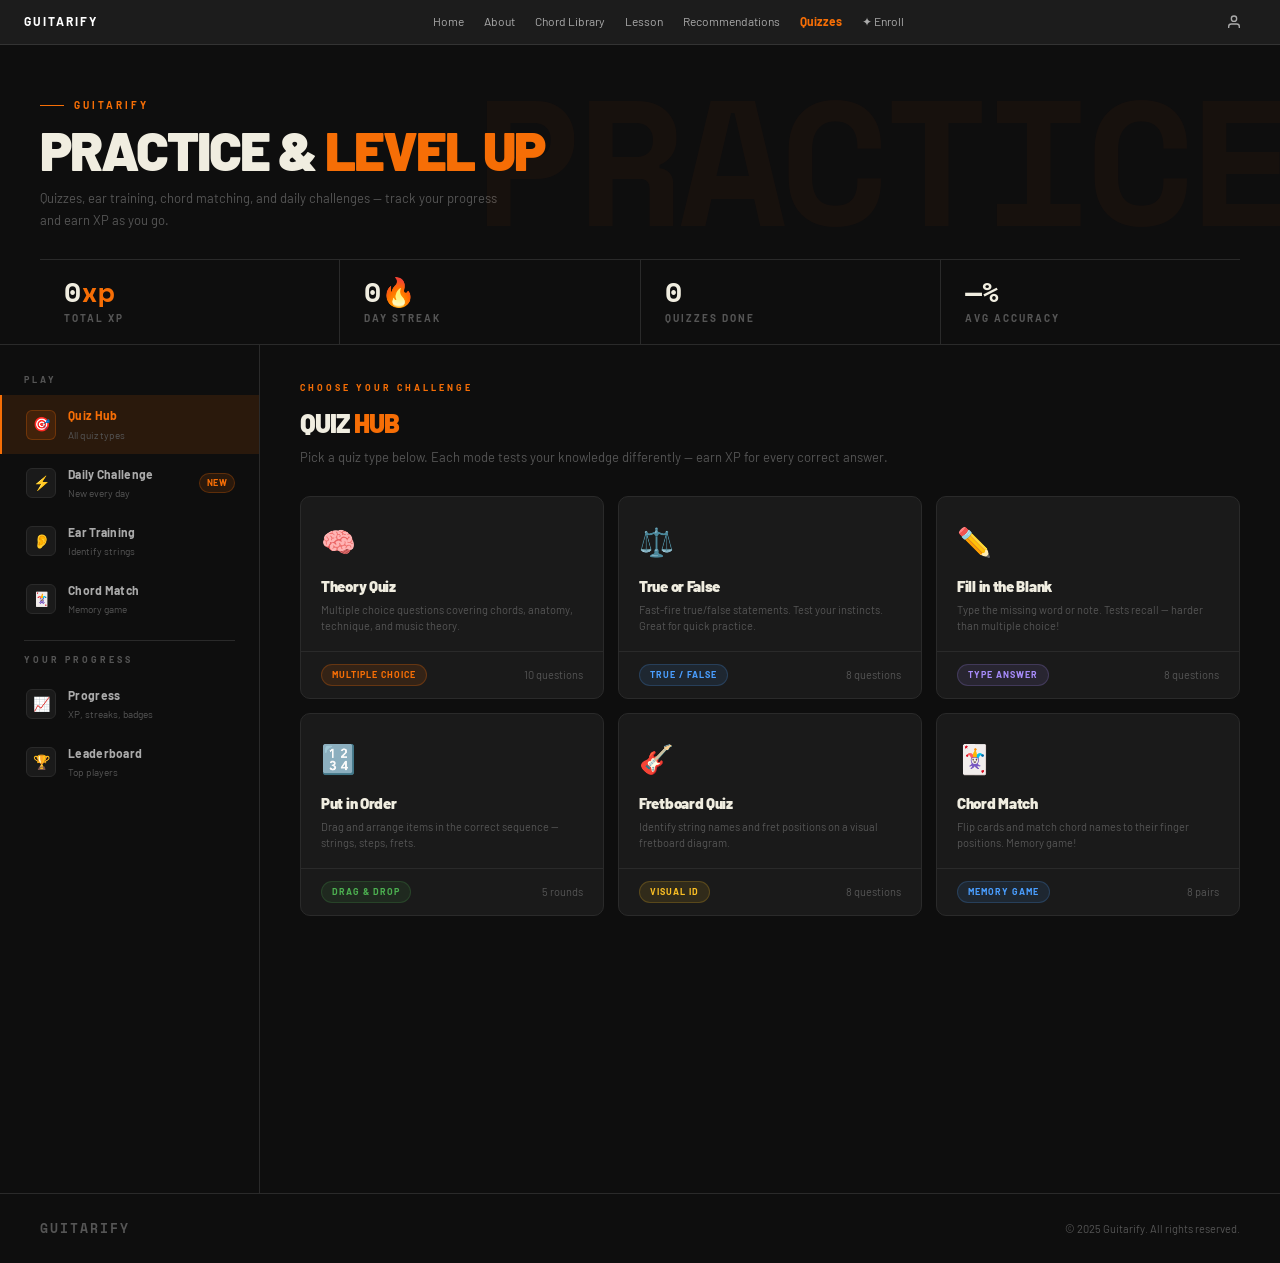
<file: practice.html>
<!DOCTYPE html>
<html lang="en">
<head>
  <meta charset="UTF-8" />
  <meta name="viewport" content="width=device-width, initial-scale=1.0"/>
  <title>Practice – Guitarify</title>
  <link rel="preconnect" href="https://fonts.googleapis.com">
  <link href="https://fonts.googleapis.com/css2?family=Space+Mono:wght@400;700&family=Barlow:ital,wght@0,400;0,600;0,700;0,900;1,400&display=swap" rel="stylesheet">
  <link rel="stylesheet" href="shared.css" />
  <style>
    *, *::before, *::after { box-sizing: border-box; margin: 0; padding: 0; }

    :root {
      --orange: #f66e06;
      --orange-dim: rgba(246,110,6,0.12);
      --orange-border: rgba(246,110,6,0.25);
      --bg: #0e0e0e;
      --bg-card: #1a1a1a;
      --bg-elevated: #222;
      --border: #2a2a2a;
      --border-mid: #333;
      --text-primary: #f0ede0;
      --text-secondary: #aaa;
      --text-muted: #555;
      --green: #4caf50;
      --green-dim: rgba(76,175,80,0.1);
      --red: #e05050;
      --red-dim: rgba(224,80,80,0.08);
      --blue: #4a9eff;
      --blue-dim: rgba(74,158,255,0.1);
      --purple: #a78bfa;
      --purple-dim: rgba(167,139,250,0.1);
      --yellow: #fbbf24;
      --yellow-dim: rgba(251,191,36,0.1);
    }

    html { scroll-behavior: smooth; }

    body {
      background: var(--bg);
      color: var(--text-primary);
      font-family: 'Barlow', sans-serif;
      font-size: 14px;
      line-height: 1.6;
      min-height: 100vh;
    }

    /* ── HERO ── */
    .practice-hero {
      position: relative;
      padding: 52px 40px 0;
      background: var(--bg);
      border-bottom: 0.5px solid var(--border);
      overflow: hidden;
    }
    .practice-hero-bg {
      position: absolute; top: -30px; right: -10px;
      font-family: 'Space Mono', monospace;
      font-size: clamp(80px, 14vw, 180px);
      font-weight: 700; letter-spacing: -8px;
      color: rgba(246,110,6,0.04);
      user-select: none; pointer-events: none;
      white-space: nowrap;
    }
    .hero-eyebrow {
      font-size: 10px; font-weight: 700; letter-spacing: 3px;
      color: var(--orange); text-transform: uppercase;
      display: flex; align-items: center; gap: 10px; margin-bottom: 10px;
    }
    .hero-eyebrow::before { content: ''; display: block; width: 24px; height: 1px; background: var(--orange); }
    .hero-title { font-size: clamp(32px, 5vw, 54px); font-weight: 900; letter-spacing: -2px; line-height: 1; margin-bottom: 10px; color: var(--text-primary); text-transform: uppercase; }
    .hero-title .accent { color: var(--orange); }
    .hero-sub { font-size: 13px; color: var(--text-muted); line-height: 1.7; max-width: 480px; margin-bottom: 0; }

    /* ── STATS ROW ── */
    .stats-strip {
      display: flex; gap: 0;
      border-top: 0.5px solid var(--border);
      margin-top: 28px;
    }
    .stat-item {
      flex: 1; padding: 18px 24px;
      border-right: 0.5px solid var(--border);
      position: relative;
    }
    .stat-item:last-child { border-right: none; }
    .stat-val { font-family: 'Space Mono', monospace; font-size: 28px; font-weight: 700; color: var(--text-primary); line-height: 1; margin-bottom: 4px; }
    .stat-val span { color: var(--orange); }
    .stat-label { font-size: 10px; font-weight: 700; color: var(--text-muted); text-transform: uppercase; letter-spacing: 2px; }

    /* ── MAIN LAYOUT ── */
    .practice-layout {
      display: grid;
      grid-template-columns: 260px 1fr;
      min-height: calc(100vh - 200px);
    }

    /* ── SIDEBAR ── */
    .practice-sidebar {
      border-right: 0.5px solid var(--border);
      padding: 28px 0;
      position: sticky; top: 52px;
      height: calc(100vh - 52px);
      overflow-y: auto;
    }
    .sidebar-section { margin-bottom: 8px; }
    .sidebar-section-label {
      font-size: 9px; font-weight: 700; letter-spacing: 3px;
      color: var(--text-muted); text-transform: uppercase;
      padding: 0 24px 8px;
    }
    .sidebar-item {
      display: flex; align-items: center; gap: 12px;
      padding: 11px 24px; cursor: pointer;
      border-left: 2px solid transparent;
      transition: all 0.15s;
      text-decoration: none;
    }
    .sidebar-item:hover { background: rgba(255,255,255,0.02); }
    .sidebar-item.active { background: var(--orange-dim); border-left-color: var(--orange); }
    .sidebar-icon {
      width: 30px; height: 30px; border-radius: 6px;
      display: flex; align-items: center; justify-content: center;
      font-size: 14px; background: var(--bg-card);
      border: 0.5px solid var(--border); flex-shrink: 0;
    }
    .sidebar-item.active .sidebar-icon { background: var(--orange-dim); border-color: var(--orange-border); }
    .sidebar-text { flex: 1; }
    .sidebar-name { font-size: 12px; font-weight: 700; color: var(--text-secondary); letter-spacing: 0.3px; }
    .sidebar-item.active .sidebar-name { color: var(--orange); }
    .sidebar-desc { font-size: 10px; color: var(--text-muted); margin-top: 1px; }
    .sidebar-badge {
      font-size: 9px; font-weight: 700; padding: 2px 7px;
      border-radius: 10px; letter-spacing: 0.5px;
      background: var(--orange-dim); color: var(--orange);
      border: 0.5px solid var(--orange-border);
    }
    .sidebar-divider { height: 0.5px; background: var(--border); margin: 12px 24px; }

    /* ── CONTENT AREA ── */
    .practice-content { padding: 36px 40px 60px; min-width: 0; }
    .panel { display: none; }
    .panel.active { display: block; }

    /* ── PANEL HEADER ── */
    .panel-header { margin-bottom: 28px; }
    .panel-eyebrow { font-size: 9px; font-weight: 700; letter-spacing: 3px; color: var(--orange); text-transform: uppercase; margin-bottom: 6px; }
    .panel-title { font-size: 26px; font-weight: 900; letter-spacing: -1px; color: var(--text-primary); text-transform: uppercase; }
    .panel-title span { color: var(--orange); }
    .panel-sub { font-size: 13px; color: var(--text-muted); margin-top: 4px; line-height: 1.6; }

    /* ── CARDS & GRIDS ── */
    .card {
      background: var(--bg-card); border: 0.5px solid var(--border);
      border-radius: 10px; padding: 22px;
    }
    .card-sm { padding: 16px 18px; }
    .grid-2 { display: grid; grid-template-columns: 1fr 1fr; gap: 14px; }
    .grid-3 { display: grid; grid-template-columns: repeat(3, 1fr); gap: 14px; }
    .grid-4 { display: grid; grid-template-columns: repeat(4, 1fr); gap: 12px; }

    /* ── PROGRESS OVERVIEW (Dashboard) ── */
    .progress-ring-wrap {
      display: flex; align-items: center; gap: 28px; margin-bottom: 24px;
    }
    .ring-svg { flex-shrink: 0; }
    .ring-info {}
    .ring-pct { font-family: 'Space Mono', monospace; font-size: 40px; font-weight: 700; color: var(--orange); line-height: 1; }
    .ring-label { font-size: 11px; font-weight: 700; color: var(--text-muted); text-transform: uppercase; letter-spacing: 2px; margin-top: 4px; }
    .ring-sub { font-size: 12px; color: var(--text-muted); margin-top: 8px; line-height: 1.5; max-width: 200px; }

    .xp-bar-row { margin-bottom: 18px; }
    .xp-bar-header { display: flex; justify-content: space-between; margin-bottom: 6px; }
    .xp-bar-label { font-size: 11px; font-weight: 700; color: var(--text-secondary); text-transform: uppercase; letter-spacing: 1px; }
    .xp-bar-val { font-family: 'Space Mono', monospace; font-size: 11px; color: var(--orange); }
    .xp-track { height: 6px; background: var(--border); border-radius: 99px; overflow: hidden; }
    .xp-fill { height: 100%; background: linear-gradient(90deg, var(--orange), #ff9a3c); border-radius: 99px; transition: width 0.6s ease; }

    /* ── ACHIEVEMENTS ── */
    .achievement-grid { display: grid; grid-template-columns: repeat(4, 1fr); gap: 10px; }
    .achievement {
      background: var(--bg-card); border: 0.5px solid var(--border);
      border-radius: 8px; padding: 14px 12px; text-align: center;
      transition: border-color 0.15s;
    }
    .achievement.unlocked { border-color: rgba(246,110,6,0.3); background: var(--orange-dim); }
    .achievement-icon { font-size: 24px; margin-bottom: 6px; filter: grayscale(1) opacity(0.3); }
    .achievement.unlocked .achievement-icon { filter: none; }
    .achievement-name { font-size: 10px; font-weight: 700; color: var(--text-muted); text-transform: uppercase; letter-spacing: 1px; }
    .achievement.unlocked .achievement-name { color: var(--orange); }

    /* ── STREAK CALENDAR ── */
    .streak-cal { display: flex; gap: 4px; flex-wrap: wrap; margin-top: 14px; }
    .streak-day {
      width: 24px; height: 24px; border-radius: 4px;
      background: var(--border); border: 0.5px solid var(--border);
      display: flex; align-items: center; justify-content: center;
      font-size: 8px; color: var(--text-muted);
      transition: all 0.15s;
    }
    .streak-day.done { background: var(--orange-dim); border-color: var(--orange-border); }
    .streak-day.today { background: var(--orange); border-color: var(--orange); color: #fff; font-weight: 700; }

    /* ── QUIZ TYPE CARDS ── */
    .quiz-type-card {
      background: var(--bg-card); border: 0.5px solid var(--border);
      border-radius: 10px; overflow: hidden; cursor: pointer;
      transition: transform 0.2s, border-color 0.2s;
    }
    .quiz-type-card:hover { transform: translateY(-2px); border-color: var(--orange-border); }
    .qtc-top { padding: 22px 20px 16px; border-bottom: 0.5px solid var(--border); }
    .qtc-icon { font-size: 28px; margin-bottom: 10px; display: block; }
    .qtc-title { font-size: 15px; font-weight: 900; color: var(--text-primary); letter-spacing: -0.3px; margin-bottom: 4px; }
    .qtc-desc { font-size: 11px; color: var(--text-muted); line-height: 1.5; }
    .qtc-bottom { padding: 12px 20px; display: flex; align-items: center; justify-content: space-between; }
    .qtc-tag {
      font-size: 9px; font-weight: 700; padding: 3px 10px; border-radius: 20px;
      text-transform: uppercase; letter-spacing: 1px;
    }
    .tag-orange { background: var(--orange-dim); color: var(--orange); border: 0.5px solid var(--orange-border); }
    .tag-blue { background: var(--blue-dim); color: var(--blue); border: 0.5px solid rgba(74,158,255,0.2); }
    .tag-purple { background: var(--purple-dim); color: var(--purple); border: 0.5px solid rgba(167,139,250,0.2); }
    .tag-green { background: var(--green-dim); color: var(--green); border: 0.5px solid rgba(76,175,80,0.2); }
    .tag-yellow { background: var(--yellow-dim); color: var(--yellow); border: 0.5px solid rgba(251,191,36,0.2); }
    .qtc-qs { font-size: 11px; color: var(--text-muted); }

    /* ── ACTIVE QUIZ ── */
    .quiz-arena { display: none; }
    .quiz-arena.open { display: block; }
    .quiz-hub { display: block; }
    .quiz-hub.hidden { display: none; }

    .quiz-header-bar {
      display: flex; align-items: center; justify-content: space-between;
      margin-bottom: 24px;
    }
    .quiz-back {
      display: flex; align-items: center; gap: 8px;
      font-size: 12px; font-weight: 700; color: var(--text-muted);
      cursor: pointer; background: none; border: 0.5px solid var(--border-mid);
      padding: 7px 14px; border-radius: 4px; transition: all 0.15s;
    }
    .quiz-back:hover { color: var(--text-secondary); border-color: #555; }
    .quiz-type-badge {
      font-size: 10px; font-weight: 700; letter-spacing: 2px;
      text-transform: uppercase; color: var(--orange);
      background: var(--orange-dim); border: 0.5px solid var(--orange-border);
      padding: 5px 14px; border-radius: 20px;
    }

    .q-progress-bar { display: flex; align-items: center; gap: 12px; margin-bottom: 28px; }
    .q-prog-track { flex: 1; height: 3px; background: var(--border); border-radius: 99px; overflow: hidden; }
    .q-prog-fill { height: 100%; background: var(--orange); border-radius: 99px; transition: width 0.3s; }
    .q-prog-label { font-family: 'Space Mono', monospace; font-size: 11px; color: var(--text-muted); white-space: nowrap; }

    .question-card {
      background: var(--bg-card); border: 0.5px solid var(--border);
      border-radius: 10px; padding: 28px; margin-bottom: 16px;
      animation: fadeUp 0.25s ease;
    }
    @keyframes fadeUp { from { opacity: 0; transform: translateY(10px); } to { opacity: 1; transform: translateY(0); } }

    .q-type-tag {
      display: inline-block; font-size: 9px; font-weight: 700;
      letter-spacing: 2px; text-transform: uppercase;
      color: var(--orange); background: var(--orange-dim);
      border: 0.5px solid var(--orange-border);
      padding: 3px 10px; border-radius: 20px; margin-bottom: 14px;
    }
    .q-text { font-size: 17px; font-weight: 700; color: var(--text-primary); line-height: 1.4; margin-bottom: 22px; letter-spacing: -0.3px; }

    /* Multiple choice options */
    .options { display: flex; flex-direction: column; gap: 10px; }
    .opt-btn {
      display: flex; align-items: center; gap: 14px;
      padding: 13px 18px; background: #111;
      border: 0.5px solid var(--border); border-radius: 8px;
      cursor: pointer; text-align: left; width: 100%;
      transition: border-color 0.15s, background 0.15s;
    }
    .opt-btn:hover:not(:disabled) { border-color: var(--orange-border); background: var(--bg-card); }
    .opt-letter {
      width: 28px; height: 28px; border-radius: 50%;
      background: var(--bg-elevated); border: 0.5px solid var(--border-mid);
      display: flex; align-items: center; justify-content: center;
      font-size: 11px; font-weight: 700; color: var(--text-muted);
      flex-shrink: 0; transition: all 0.15s;
    }
    .opt-text { font-size: 13px; color: var(--text-secondary); line-height: 1.4; flex: 1; }
    .opt-btn.selected { border-color: var(--orange); background: var(--orange-dim); }
    .opt-btn.selected .opt-letter { background: var(--orange); color: #fff; border-color: var(--orange); }
    .opt-btn.selected .opt-text { color: var(--text-primary); }
    .opt-btn.correct { border-color: var(--green); background: var(--green-dim); }
    .opt-btn.correct .opt-letter { background: var(--green); color: #fff; border-color: var(--green); }
    .opt-btn.correct .opt-text { color: var(--text-primary); }
    .opt-btn.wrong { border-color: var(--red); background: var(--red-dim); }
    .opt-btn.wrong .opt-letter { background: var(--red); color: #fff; border-color: var(--red); }
    .opt-btn.wrong .opt-text { color: var(--red); }
    .opt-btn:disabled { cursor: default; }

    /* True / False */
    .tf-row { display: grid; grid-template-columns: 1fr 1fr; gap: 12px; }
    .tf-btn {
      padding: 20px; border-radius: 8px; border: 0.5px solid var(--border);
      background: #111; cursor: pointer; font-size: 22px; font-weight: 900;
      color: var(--text-muted); text-align: center; transition: all 0.15s;
      letter-spacing: -0.5px;
    }
    .tf-btn:hover:not(:disabled) { border-color: var(--orange-border); background: var(--orange-dim); color: var(--orange); }
    .tf-btn.selected { border-color: var(--orange); background: var(--orange-dim); color: var(--orange); }
    .tf-btn.correct { border-color: var(--green); background: var(--green-dim); color: var(--green); }
    .tf-btn.wrong { border-color: var(--red); background: var(--red-dim); color: var(--red); }
    .tf-btn:disabled { cursor: default; }
    .tf-sub { font-size: 11px; color: var(--text-muted); margin-top: 6px; font-weight: 400; display: block; }

    /* Fill in the blank */
    .blank-input {
      width: 100%; padding: 14px 18px; background: #111;
      border: 0.5px solid var(--border); border-radius: 8px;
      color: var(--text-primary); font-size: 15px; font-family: 'Space Mono', monospace;
      font-weight: 700; letter-spacing: 2px; text-transform: uppercase;
      transition: border-color 0.15s; outline: none;
    }
    .blank-input:focus { border-color: var(--orange); }
    .blank-input.correct { border-color: var(--green); background: var(--green-dim); color: var(--green); }
    .blank-input.wrong { border-color: var(--red); background: var(--red-dim); color: var(--red); }
    .blank-hint { font-size: 11px; color: var(--text-muted); margin-top: 6px; }

    /* Identify the fret / image-based */
    .fret-display {
      background: #111; border: 0.5px solid var(--border);
      border-radius: 8px; padding: 24px; margin-bottom: 18px;
      display: flex; align-items: center; justify-content: center;
    }

    /* Ordering drag question */
    .order-list { display: flex; flex-direction: column; gap: 8px; }
    .order-item {
      display: flex; align-items: center; gap: 12px;
      padding: 12px 16px; background: #111; border: 0.5px solid var(--border);
      border-radius: 8px; cursor: grab; user-select: none;
      transition: border-color 0.15s;
    }
    .order-item:hover { border-color: var(--orange-border); }
    .order-item.dragging { opacity: 0.5; border-color: var(--orange); }
    .order-handle { color: var(--text-muted); font-size: 16px; flex-shrink: 0; cursor: grab; }
    .order-label { font-size: 14px; font-weight: 700; color: var(--text-secondary); width: 22px; flex-shrink: 0; font-family: 'Space Mono', monospace; }
    .order-text { font-size: 13px; color: var(--text-secondary); flex: 1; }
    .order-item.correct { border-color: var(--green); background: var(--green-dim); }
    .order-item.wrong { border-color: var(--red); background: var(--red-dim); }

    /* Explanation box */
    .explain-box {
      display: none; margin-top: 14px; padding: 14px 18px;
      background: var(--orange-dim); border: 0.5px solid var(--orange-border);
      border-radius: 8px; font-size: 12px; color: var(--text-secondary); line-height: 1.65;
    }
    .explain-box.show { display: block; }
    .explain-box strong { color: var(--orange); }
    .explain-box .correct-answer { color: var(--green); font-weight: 700; }

    /* Actions */
    .q-actions { display: flex; justify-content: space-between; align-items: center; margin-top: 18px; }
    .btn-submit {
      padding: 11px 26px; background: var(--orange); border: none;
      color: #fff; border-radius: 6px; font-size: 12px; font-weight: 700;
      cursor: pointer; letter-spacing: 0.5px; transition: opacity 0.15s;
    }
    .btn-submit:hover { opacity: 0.85; }
    .btn-submit:disabled { opacity: 0.3; cursor: default; }
    .btn-next-q {
      display: none; padding: 11px 24px; background: transparent;
      border: 1px solid var(--orange); color: var(--orange); border-radius: 6px;
      font-size: 12px; font-weight: 700; cursor: pointer; transition: background 0.15s;
    }
    .btn-next-q:hover { background: var(--orange-dim); }
    .btn-next-q.show { display: block; }
    .btn-prev-q {
      padding: 11px 18px; background: transparent; border: 0.5px solid var(--border-mid);
      color: var(--text-muted); border-radius: 6px; font-size: 12px; font-weight: 600;
      cursor: pointer; transition: all 0.15s;
    }
    .btn-prev-q:hover { border-color: #555; color: var(--text-secondary); }
    .btn-prev-q:disabled { opacity: 0.3; cursor: default; }

    /* Results */
    .results-panel { text-align: center; padding: 40px; animation: fadeUp 0.3s ease; }
    .results-score { font-family: 'Space Mono', monospace; font-size: 72px; font-weight: 700; color: var(--orange); letter-spacing: -4px; line-height: 1; margin-bottom: 4px; }
    .results-pct { font-size: 10px; font-weight: 700; color: var(--text-muted); text-transform: uppercase; letter-spacing: 3px; margin-bottom: 20px; }
    .xp-earned { display: inline-flex; align-items: center; gap: 8px; padding: 8px 20px; background: var(--orange-dim); border: 0.5px solid var(--orange-border); border-radius: 20px; font-size: 13px; font-weight: 700; color: var(--orange); margin-bottom: 24px; }
    .results-breakdown { display: flex; gap: 20px; justify-content: center; margin-bottom: 28px; }
    .rb-item { text-align: center; }
    .rb-val { font-family: 'Space Mono', monospace; font-size: 28px; font-weight: 700; line-height: 1; }
    .rb-val.green { color: var(--green); }
    .rb-val.red { color: var(--red); }
    .rb-lbl { font-size: 10px; color: var(--text-muted); text-transform: uppercase; letter-spacing: 1px; margin-top: 4px; }
    .results-msg { font-size: 13px; color: var(--text-muted); line-height: 1.7; max-width: 380px; margin: 0 auto 28px; }
    .results-msg strong { color: var(--text-primary); }
    .results-actions { display: flex; gap: 10px; justify-content: center; }
    .btn-retry { padding: 12px 28px; background: var(--orange); border: none; color: #fff; border-radius: 6px; font-size: 12px; font-weight: 700; cursor: pointer; transition: opacity 0.15s; }
    .btn-retry:hover { opacity: 0.85; }
    .btn-review-all { padding: 12px 24px; background: transparent; border: 1px solid var(--orange); color: var(--orange); border-radius: 6px; font-size: 12px; font-weight: 700; cursor: pointer; transition: background 0.15s; }
    .btn-review-all:hover { background: var(--orange-dim); }
    .btn-back-hub { padding: 12px 24px; background: transparent; border: 0.5px solid var(--border-mid); color: var(--text-muted); border-radius: 6px; font-size: 12px; font-weight: 700; cursor: pointer; transition: all 0.15s; }
    .btn-back-hub:hover { border-color: #555; color: var(--text-secondary); }

    /* ── DAILY CHALLENGE ── */
    .challenge-card {
      background: var(--bg-card); border: 0.5px solid var(--border);
      border-radius: 10px; overflow: hidden; margin-bottom: 24px;
    }
    .challenge-top {
      padding: 20px 24px; display: flex; align-items: center; gap: 16px;
      border-bottom: 0.5px solid var(--border);
      background: linear-gradient(135deg, rgba(246,110,6,0.06), transparent);
    }
    .challenge-icon { font-size: 32px; }
    .challenge-info {}
    .challenge-label { font-size: 9px; font-weight: 700; letter-spacing: 3px; color: var(--orange); text-transform: uppercase; margin-bottom: 4px; }
    .challenge-title { font-size: 16px; font-weight: 900; color: var(--text-primary); letter-spacing: -0.3px; }
    .challenge-meta { font-size: 11px; color: var(--text-muted); margin-top: 2px; }
    .challenge-bottom { padding: 16px 24px; display: flex; align-items: center; justify-content: space-between; }
    .challenge-reward { font-size: 12px; color: var(--yellow); font-weight: 700; }
    .challenge-reward span { opacity: 0.7; font-weight: 400; color: var(--text-muted); }
    .btn-challenge {
      padding: 10px 22px; background: var(--orange); border: none;
      color: #fff; border-radius: 6px; font-size: 12px; font-weight: 700;
      cursor: pointer; transition: opacity 0.15s;
    }
    .btn-challenge:hover { opacity: 0.85; }

    /* ── LEADERBOARD ── */
    .lb-row {
      display: flex; align-items: center; gap: 14px;
      padding: 12px 18px; border-bottom: 0.5px solid var(--border);
      transition: background 0.15s;
    }
    .lb-row:hover { background: rgba(255,255,255,0.02); }
    .lb-row:last-child { border-bottom: none; }
    .lb-rank { font-family: 'Space Mono', monospace; font-size: 13px; font-weight: 700; color: var(--text-muted); width: 28px; text-align: center; flex-shrink: 0; }
    .lb-rank.gold { color: var(--yellow); }
    .lb-rank.silver { color: #ccc; }
    .lb-rank.bronze { color: #cd7f32; }
    .lb-avatar { width: 32px; height: 32px; border-radius: 50%; background: var(--bg-elevated); border: 0.5px solid var(--border-mid); display: flex; align-items: center; justify-content: center; font-size: 12px; font-weight: 700; color: var(--orange); flex-shrink: 0; }
    .lb-name { flex: 1; font-size: 13px; font-weight: 700; color: var(--text-secondary); }
    .lb-name.you { color: var(--orange); }
    .lb-name.you::after { content: ' (You)'; font-size: 10px; color: var(--orange); opacity: 0.7; font-weight: 400; }
    .lb-xp { font-family: 'Space Mono', monospace; font-size: 12px; color: var(--text-muted); }
    .lb-xp span { color: var(--orange); font-weight: 700; }

    /* ── EAR TRAINING ── */
    .string-viz { display: flex; flex-direction: column; gap: 8px; margin: 20px 0; }
    .string-row { display: flex; align-items: center; gap: 14px; }
    .string-note { font-family: 'Space Mono', monospace; font-size: 18px; font-weight: 700; color: var(--orange); width: 30px; text-align: center; }
    .string-line {
      flex: 1; height: 2px; background: var(--border-mid); border-radius: 99px;
      position: relative; cursor: pointer; transition: background 0.15s;
    }
    .string-line:hover { background: var(--orange); }
    .string-line.played { background: var(--orange); }
    .string-num { font-size: 10px; color: var(--text-muted); width: 20px; text-align: right; font-family: 'Space Mono', monospace; }

    /* ── FOOTER ── */
    .footer { border-top: 0.5px solid var(--border); padding: 24px 40px; display: flex; align-items: center; justify-content: space-between; }
    .footer-logo { font-family: 'Space Mono', monospace; font-size: 13px; font-weight: 700; color: var(--text-muted); letter-spacing: 2px; }
    .footer-copy { font-size: 11px; color: var(--text-muted); }

    /* ── CHORD MATCH GAME ── */
    .chord-match-grid { display: grid; grid-template-columns: repeat(4, 1fr); gap: 10px; margin: 18px 0; }
    .chord-card-flip { height: 80px; perspective: 600px; cursor: pointer; }
    .chord-card-inner { width: 100%; height: 100%; position: relative; transition: transform 0.4s; transform-style: preserve-3d; }
    .chord-card-flip.flipped .chord-card-inner { transform: rotateY(180deg); }
    .chord-card-flip.matched .chord-card-inner { transform: rotateY(180deg); }
    .chord-face { position: absolute; inset: 0; display: flex; align-items: center; justify-content: center; border-radius: 8px; border: 0.5px solid var(--border); backface-visibility: hidden; font-weight: 700; }
    .chord-face-back { background: var(--bg-card); }
    .chord-face-back .q-mark { font-size: 22px; color: var(--text-muted); font-family: 'Space Mono', monospace; }
    .chord-face-front { background: var(--bg-elevated); transform: rotateY(180deg); font-family: 'Space Mono', monospace; font-size: 20px; color: var(--orange); }
    .chord-card-flip.matched .chord-face-front { background: var(--orange-dim); border-color: var(--orange-border); color: var(--orange); }
    .chord-card-flip.wrong-flash { animation: wrongFlash 0.4s ease; }
    @keyframes wrongFlash { 0%,100%{ border-color:var(--border); } 50%{ border-color:var(--red); background:var(--red-dim); } }

    /* ── SCROLL FIX ── */
    ::-webkit-scrollbar { width: 4px; }
    ::-webkit-scrollbar-track { background: var(--bg); }
    ::-webkit-scrollbar-thumb { background: var(--border-mid); border-radius: 99px; }
  </style>
</head>
<body>

<!-- NAV (matching Home.html) -->
<nav class="nav">
  <div class="nav-left">
    <div class="nav-logo">GUITARIFY</div>
    <div class="nav-city">
      <span></span>
    </div>
  </div>

  <div class="nav-links">
    <a href="Home.html">Home</a>
    <a href="About.html">About</a>
    <a href="Chord_Library.html">Chord Library</a>
    <a href="lessons.html">Lesson</a>
    <a href="Recommendations.html">Recommendations</a>
    <a href="practice.html" class="active">Quizzes</a>
    <a href="Enroll.html" class="enroll-link">✦ Enroll</a>
  </div>

  <div class="nav-icons">
    <button class="nav-user-btn" id="navUserBtn" onclick="handleUserIconClick()">
      <svg width="16" height="16" viewBox="0 0 24 24" fill="none" stroke="#aaa" stroke-width="2">
        <path d="M20 21v-2a4 4 0 0 0-4-4H8a4 4 0 0 0-4 4v2"/>
        <circle cx="12" cy="7" r="4"/>
      </svg>
      <span class="nav-user-name" id="navUserName"></span>
    </button>
  </div>

  <div class="user-dropdown" id="userDropdown">
    <div class="user-dropdown-header">
      <div class="user-dropdown-name" id="dropdownName">–</div>
      <div class="user-dropdown-email" id="dropdownEmail">–</div>
    </div>
    <div class="user-dropdown-item">My Profile</div>
    <div class="user-dropdown-item">My Lessons</div>
    <div class="user-dropdown-item danger" onclick="logout()">Log Out</div>
  </div>
</nav>

<!-- HERO -->
<div class="practice-hero">
  <div class="practice-hero-bg">PRACTICE</div>
  <div class="hero-eyebrow">Guitarify</div>
  <h1 class="hero-title">Practice &amp; <span class="accent">Level Up</span></h1>
  <p class="hero-sub">Quizzes, ear training, chord matching, and daily challenges — track your progress and earn XP as you go.</p>
  <div class="stats-strip" id="statsStrip">
    <div class="stat-item"><div class="stat-val" id="statXP">0<span>xp</span></div><div class="stat-label">Total XP</div></div>
    <div class="stat-item"><div class="stat-val" id="statStreak">0<span>🔥</span></div><div class="stat-label">Day Streak</div></div>
    <div class="stat-item"><div class="stat-val" id="statQuizzes">0</div><div class="stat-label">Quizzes Done</div></div>
    <div class="stat-item"><div class="stat-val" id="statAccuracy">—%</div><div class="stat-label">Avg Accuracy</div></div>
  </div>
</div>

<!-- MAIN LAYOUT -->
<div class="practice-layout">

  <!-- SIDEBAR -->
  <aside class="practice-sidebar">
    <div class="sidebar-section">
      <div class="sidebar-section-label">Play</div>
      <div class="sidebar-item active" onclick="switchPanel('hub')" id="nav-hub">
        <div class="sidebar-icon">🎯</div>
        <div class="sidebar-text">
          <div class="sidebar-name">Quiz Hub</div>
          <div class="sidebar-desc">All quiz types</div>
        </div>
      </div>
      <div class="sidebar-item" onclick="switchPanel('daily')" id="nav-daily">
        <div class="sidebar-icon">⚡</div>
        <div class="sidebar-text">
          <div class="sidebar-name">Daily Challenge</div>
          <div class="sidebar-desc">New every day</div>
        </div>
        <div class="sidebar-badge">NEW</div>
      </div>
      <div class="sidebar-item" onclick="switchPanel('ear')" id="nav-ear">
        <div class="sidebar-icon">👂</div>
        <div class="sidebar-text">
          <div class="sidebar-name">Ear Training</div>
          <div class="sidebar-desc">Identify strings</div>
        </div>
      </div>
      <div class="sidebar-item" onclick="switchPanel('match')" id="nav-match">
        <div class="sidebar-icon">🃏</div>
        <div class="sidebar-text">
          <div class="sidebar-name">Chord Match</div>
          <div class="sidebar-desc">Memory game</div>
        </div>
      </div>
    </div>
    <div class="sidebar-divider"></div>
    <div class="sidebar-section">
      <div class="sidebar-section-label">Your Progress</div>
      <div class="sidebar-item" onclick="switchPanel('progress')" id="nav-progress">
        <div class="sidebar-icon">📈</div>
        <div class="sidebar-text">
          <div class="sidebar-name">Progress</div>
          <div class="sidebar-desc">XP, streaks, badges</div>
        </div>
      </div>
      <div class="sidebar-item" onclick="switchPanel('leaderboard')" id="nav-leaderboard">
        <div class="sidebar-icon">🏆</div>
        <div class="sidebar-text">
          <div class="sidebar-name">Leaderboard</div>
          <div class="sidebar-desc">Top players</div>
        </div>
      </div>
    </div>
  </aside>

  <!-- CONTENT -->
  <main class="practice-content">

    <!-- ══ QUIZ HUB ══ -->
    <div class="panel active" id="panel-hub">
      <div class="panel-header">
        <div class="panel-eyebrow">Choose Your Challenge</div>
        <h2 class="panel-title">Quiz <span>Hub</span></h2>
        <p class="panel-sub">Pick a quiz type below. Each mode tests your knowledge differently — earn XP for every correct answer.</p>
      </div>
      <div class="grid-3" style="margin-bottom:32px;">
        <div class="quiz-type-card" onclick="startQuiz('mcq')">
          <div class="qtc-top">
            <span class="qtc-icon">🧠</span>
            <div class="qtc-title">Theory Quiz</div>
            <div class="qtc-desc">Multiple choice questions covering chords, anatomy, technique, and music theory.</div>
          </div>
          <div class="qtc-bottom">
            <span class="qtc-tag tag-orange">Multiple Choice</span>
            <span class="qtc-qs">10 questions</span>
          </div>
        </div>
        <div class="quiz-type-card" onclick="startQuiz('truefalse')">
          <div class="qtc-top">
            <span class="qtc-icon">⚖️</span>
            <div class="qtc-title">True or False</div>
            <div class="qtc-desc">Fast-fire true/false statements. Test your instincts. Great for quick practice.</div>
          </div>
          <div class="qtc-bottom">
            <span class="qtc-tag tag-blue">True / False</span>
            <span class="qtc-qs">8 questions</span>
          </div>
        </div>
        <div class="quiz-type-card" onclick="startQuiz('fill')">
          <div class="qtc-top">
            <span class="qtc-icon">✏️</span>
            <div class="qtc-title">Fill in the Blank</div>
            <div class="qtc-desc">Type the missing word or note. Tests recall — harder than multiple choice!</div>
          </div>
          <div class="qtc-bottom">
            <span class="qtc-tag tag-purple">Type Answer</span>
            <span class="qtc-qs">8 questions</span>
          </div>
        </div>
        <div class="quiz-type-card" onclick="startQuiz('order')">
          <div class="qtc-top">
            <span class="qtc-icon">🔢</span>
            <div class="qtc-title">Put in Order</div>
            <div class="qtc-desc">Drag and arrange items in the correct sequence — strings, steps, frets.</div>
          </div>
          <div class="qtc-bottom">
            <span class="qtc-tag tag-green">Drag &amp; Drop</span>
            <span class="qtc-qs">5 rounds</span>
          </div>
        </div>
        <div class="quiz-type-card" onclick="startQuiz('fret')">
          <div class="qtc-top">
            <span class="qtc-icon">🎸</span>
            <div class="qtc-title">Fretboard Quiz</div>
            <div class="qtc-desc">Identify string names and fret positions on a visual fretboard diagram.</div>
          </div>
          <div class="qtc-bottom">
            <span class="qtc-tag tag-yellow">Visual ID</span>
            <span class="qtc-qs">8 questions</span>
          </div>
        </div>
        <div class="quiz-type-card" onclick="switchPanel('match')">
          <div class="qtc-top">
            <span class="qtc-icon">🃏</span>
            <div class="qtc-title">Chord Match</div>
            <div class="qtc-desc">Flip cards and match chord names to their finger positions. Memory game!</div>
          </div>
          <div class="qtc-bottom">
            <span class="qtc-tag tag-blue">Memory Game</span>
            <span class="qtc-qs">8 pairs</span>
          </div>
        </div>
      </div>
    </div>

    <!-- ══ ACTIVE QUIZ PANEL ══ -->
    <div class="panel" id="panel-quiz">
      <div class="quiz-header-bar">
        <button class="quiz-back" onclick="exitQuiz()">← Back to Hub</button>
        <div class="quiz-type-badge" id="quizTypeBadge">Theory Quiz</div>
      </div>
      <div class="q-progress-bar">
        <div class="q-prog-track"><div class="q-prog-fill" id="qProgFill" style="width:0%"></div></div>
        <div class="q-prog-label" id="qProgLabel">0 / 0</div>
      </div>
      <div id="quizBody"></div>
    </div>

    <!-- ══ DAILY CHALLENGE ══ -->
    <div class="panel" id="panel-daily">
      <div class="panel-header">
        <div class="panel-eyebrow">Resets Every Day</div>
        <h2 class="panel-title">Daily <span>Challenge</span></h2>
        <p class="panel-sub">Three challenges refresh each day. Complete all three to maintain your streak and earn bonus XP.</p>
      </div>
      <div id="dailyChallengeList"></div>
      <div class="card" style="margin-top:16px;">
        <div style="font-size:11px;font-weight:700;color:var(--text-muted);text-transform:uppercase;letter-spacing:2px;margin-bottom:14px;">This Week's Streak</div>
        <div class="streak-cal" id="streakCal"></div>
      </div>
    </div>

    <!-- ══ EAR TRAINING ══ -->
    <div class="panel" id="panel-ear">
      <div class="panel-header">
        <div class="panel-eyebrow">Ear Training</div>
        <h2 class="panel-title">Know Your <span>Strings</span></h2>
        <p class="panel-sub">Can you name each guitar string from thickest to thinnest? Click a string to "hear" it and identify the note.</p>
      </div>
      <div class="card" style="margin-bottom:16px;">
        <div style="font-size:11px;color:var(--text-muted);margin-bottom:16px;line-height:1.6;">Click any string to play it. Then select the correct note name from the options below. +10 XP per correct answer.</div>
        <div class="string-viz" id="earStringViz"></div>
        <div style="margin-top:20px;display:flex;flex-wrap:wrap;gap:8px;" id="earOptions"></div>
        <div class="explain-box" id="earExplain" style="margin-top:14px;"></div>
        <div style="display:flex;justify-content:space-between;align-items:center;margin-top:16px;">
          <div style="font-size:12px;color:var(--text-muted);">Score: <span style="color:var(--orange);font-family:'Space Mono',monospace;font-weight:700;" id="earScore">0</span></div>
          <button class="btn-submit" onclick="resetEar()">Reset</button>
        </div>
      </div>
    </div>

    <!-- ══ CHORD MATCH GAME ══ -->
    <div class="panel" id="panel-match">
      <div class="panel-header">
        <div class="panel-eyebrow">Memory Game</div>
        <h2 class="panel-title">Chord <span>Match</span></h2>
        <p class="panel-sub">Flip cards to match chord names with their descriptions. Clear all pairs to win. Earn XP for each match.</p>
      </div>
      <div class="card" style="margin-bottom:16px;">
        <div style="display:flex;align-items:center;justify-content:space-between;margin-bottom:16px;">
          <div style="font-size:12px;color:var(--text-muted);">Pairs found: <span style="color:var(--orange);font-family:'Space Mono',monospace;font-weight:700;" id="matchPairs">0</span> / 8</div>
          <div style="display:flex;gap:10px;align-items:center;">
            <div style="font-size:12px;color:var(--text-muted);">Flips: <span style="color:var(--orange);font-family:'Space Mono',monospace;" id="matchFlips">0</span></div>
            <button class="btn-submit" onclick="initMatch()">New Game</button>
          </div>
        </div>
        <div class="chord-match-grid" id="matchGrid"></div>
        <div style="margin-top:14px;font-size:12px;color:var(--text-muted);text-align:center;" id="matchMsg"></div>
      </div>
    </div>

    <!-- ══ PROGRESS ══ -->
    <div class="panel" id="panel-progress">
      <div class="panel-header">
        <div class="panel-eyebrow">Your Journey</div>
        <h2 class="panel-title">My <span>Progress</span></h2>
        <p class="panel-sub">Track your XP, quiz history, streaks, and unlocked achievements.</p>
      </div>
      <div class="grid-2" style="margin-bottom:16px;">
        <div class="card">
          <div style="font-size:11px;font-weight:700;color:var(--text-muted);text-transform:uppercase;letter-spacing:2px;margin-bottom:16px;">XP &amp; Level</div>
          <div class="progress-ring-wrap">
            <svg class="ring-svg" width="90" height="90" viewBox="0 0 90 90">
              <circle cx="45" cy="45" r="36" fill="none" stroke="#2a2a2a" stroke-width="7"/>
              <circle id="xpRingCircle" cx="45" cy="45" r="36" fill="none" stroke="#f66e06" stroke-width="7"
                stroke-dasharray="226" stroke-dashoffset="226" stroke-linecap="round"
                transform="rotate(-90 45 45)" style="transition:stroke-dashoffset 0.6s ease;"/>
              <text x="45" y="49" text-anchor="middle" font-family="'Space Mono',monospace" font-size="14" font-weight="700" fill="#f66e06" id="xpRingText">0</text>
            </svg>
            <div class="ring-info">
              <div class="ring-pct" id="levelLabel">Lv.1</div>
              <div class="ring-label">Current Level</div>
              <div class="ring-sub" id="levelSubLabel">0 / 200 XP to next level</div>
            </div>
          </div>
          <div class="xp-bar-row" id="xpBarRow">
            <div class="xp-bar-header">
              <div class="xp-bar-label">Level Progress</div>
              <div class="xp-bar-val" id="xpBarVal">0 / 200</div>
            </div>
            <div class="xp-track"><div class="xp-fill" id="xpBarFill" style="width:0%"></div></div>
          </div>
        </div>
        <div class="card">
          <div style="font-size:11px;font-weight:700;color:var(--text-muted);text-transform:uppercase;letter-spacing:2px;margin-bottom:16px;">Quiz Stats</div>
          <div style="display:flex;flex-direction:column;gap:12px;" id="quizStatsList">
            <div style="display:flex;justify-content:space-between;padding:10px 14px;background:#111;border-radius:6px;border:0.5px solid var(--border);">
              <span style="font-size:12px;color:var(--text-muted);">Theory Quiz</span>
              <span style="font-family:'Space Mono',monospace;font-size:12px;color:var(--orange);" id="stat-mcq">0 played</span>
            </div>
            <div style="display:flex;justify-content:space-between;padding:10px 14px;background:#111;border-radius:6px;border:0.5px solid var(--border);">
              <span style="font-size:12px;color:var(--text-muted);">True or False</span>
              <span style="font-family:'Space Mono',monospace;font-size:12px;color:var(--orange);" id="stat-truefalse">0 played</span>
            </div>
            <div style="display:flex;justify-content:space-between;padding:10px 14px;background:#111;border-radius:6px;border:0.5px solid var(--border);">
              <span style="font-size:12px;color:var(--text-muted);">Fill in the Blank</span>
              <span style="font-family:'Space Mono',monospace;font-size:12px;color:var(--orange);" id="stat-fill">0 played</span>
            </div>
            <div style="display:flex;justify-content:space-between;padding:10px 14px;background:#111;border-radius:6px;border:0.5px solid var(--border);">
              <span style="font-size:12px;color:var(--text-muted);">Fretboard Quiz</span>
              <span style="font-family:'Space Mono',monospace;font-size:12px;color:var(--orange);" id="stat-fret">0 played</span>
            </div>
          </div>
        </div>
      </div>
      <div class="card">
        <div style="font-size:11px;font-weight:700;color:var(--text-muted);text-transform:uppercase;letter-spacing:2px;margin-bottom:16px;">Achievements</div>
        <div class="achievement-grid" id="achievementsGrid"></div>
      </div>
    </div>

    <!-- ══ LEADERBOARD ══ -->
    <div class="panel" id="panel-leaderboard">
      <div class="panel-header">
        <div class="panel-eyebrow">Top Players</div>
        <h2 class="panel-title">Leader<span>board</span></h2>
        <p class="panel-sub">Weekly XP rankings. Play quizzes and challenges to climb the board.</p>
      </div>
      <div class="card" style="padding:0;overflow:hidden;">
        <div style="padding:16px 20px;border-bottom:0.5px solid var(--border);font-size:10px;font-weight:700;color:var(--text-muted);text-transform:uppercase;letter-spacing:2px;">This Week</div>
        <div id="lbList"></div>
      </div>
    </div>

  </main>
</div>

<!-- FOOTER -->
<div class="footer">
  <div class="footer-logo">GUITARIFY</div>
  <div class="footer-copy">© 2025 Guitarify. All rights reserved.</div>
</div>

<!-- AUTH MODAL (matching Home.html) -->
<div class="auth-bg" id="authBg" onclick="handleAuthBgClick(event)">
  <div class="auth-modal">
    <button class="auth-close" onclick="closeAuth()">✕</button>
    <div class="auth-tabs">
      <div class="auth-tab active" id="tabLogin" onclick="switchAuthTab('login')">Log In</div>
      <div class="auth-tab" id="tabSignup" onclick="switchAuthTab('signup')">Sign Up</div>
    </div>
    <div class="auth-body" id="loginForm">
      <div class="auth-greeting">Welcome Back</div>
      <div class="auth-sub">Log in to continue your guitar journey.</div>
      <div class="auth-field"><label>Email</label><input type="email" id="loginEmail" placeholder="you@email.com"/></div>
      <div class="auth-field"><label>Password</label><input type="password" id="loginPassword" placeholder="••••••••"/></div>
      <div class="auth-error" id="loginError"></div>
      <button class="auth-submit" onclick="doLogin()">Log In</button>
      <div class="auth-divider">No account yet? <span onclick="switchAuthTab('signup')">Sign Up</span></div>
    </div>
    <div class="auth-body" id="signupForm" style="display:none;">
      <div class="auth-greeting">Join Guitarify</div>
      <div class="auth-sub">Create a free account and start learning.</div>
      <div class="auth-field"><label>Full Name</label><input type="text" id="signupName" placeholder="Username"/></div>
      <div class="auth-field"><label>Email</label><input type="email" id="signupEmail" placeholder="Email"/></div>
      <div class="auth-field"><label>Password</label><input type="password" id="signupPassword" placeholder="Password"/></div>
      <div class="auth-field"><label>Confirm Password</label><input type="password" id="signupConfirm" placeholder="Confirm Password"/></div>
      <div class="auth-error" id="signupError"></div>
      <button class="auth-submit" onclick="doSignup()">Create Account</button>
      <div class="auth-divider">Already have an account? <span onclick="switchAuthTab('login')">Log In</span></div>
    </div>
  </div>
</div>

<script src="auth.js"></script>
<script>
// ─────────────────────────────────────────
// STATE
// ─────────────────────────────────────────
let state = {
  xp: 0, streak: 0, quizzesPlayed: 0,
  totalCorrect: 0, totalAnswered: 0,
  quizCounts: { mcq:0, truefalse:0, fill:0, fret:0, order:0 },
  achievements: [],
  dailyDone: [],
  streakDays: []
};

const ACHIEVEMENTS = [
  { id:'first_quiz', icon:'🎸', name:'First Strum', desc:'Complete your first quiz', xp:50 },
  { id:'streak_3', icon:'🔥', name:'On Fire', desc:'3 day streak', xp:100 },
  { id:'perfect', icon:'⭐', name:'Perfect Score', desc:'100% on any quiz', xp:150 },
  { id:'xp_100', icon:'💪', name:'Getting Serious', desc:'Earn 100 XP', xp:75 },
  { id:'xp_500', icon:'🏅', name:'Dedicated', desc:'Earn 500 XP', xp:200 },
  { id:'all_types', icon:'🎓', name:'Well Rounded', desc:'Try all quiz types', xp:125 },
  { id:'match_win', icon:'🃏', name:'Memory Master', desc:'Win Chord Match', xp:80 },
  { id:'daily_3', icon:'📅', name:'Daily Grinder', desc:'Complete 3 daily challenges', xp:100 },
];

const XP_PER_LEVEL = 200;

// ─────────────────────────────────────────
// QUIZ DATA
// ─────────────────────────────────────────
const quizzes = {
  mcq: {
    name: 'Theory Quiz',
    questions: [
      { type:'mcq', q:'Which guitar type is best for beginners who want no extra equipment?', opts:['Electric','Bass','Steel-string Acoustic','12-String'], a:2, explain:'<strong>Steel-string acoustic</strong> needs no amp — just pick it up and play.' },
      { type:'mcq', q:'Standard guitar tuning from thickest to thinnest string is:', opts:['EBGDAE','BEADGB','EADGBE','GDAEBE'], a:2, explain:'<strong>EADGBE</strong> — "Eddie Ate Dynamite, Good Bye Eddie."' },
      { type:'mcq', q:'Which finger number is used for the INDEX finger?', opts:['Finger 2','Finger 1','Finger 3','Finger 4'], a:1, explain:'<strong>Finger 1</strong> = index, 2 = middle, 3 = ring, 4 = pinky.' },
      { type:'mcq', q:'Where should you press your finger relative to a fret for the cleanest sound?', opts:['On top of the fret','Far behind the fret','Just behind the fret (headstock side)','Doesn\'t matter'], a:2, explain:'Press <strong>just behind the fret</strong> (toward the headstock). Cleanest tone, least effort.' },
      { type:'mcq', q:'What does a tuner needle pointing LEFT indicate?', opts:['In tune','Sharp — loosen','Flat — tighten','Broken string'], a:2, explain:'Left = <strong>flat</strong>. Tighten the peg to raise pitch toward the target note.' },
      { type:'mcq', q:'What is the 1st string on a guitar?', opts:['Low E (thickest)','A string','G string','High e (thinnest)'], a:3, explain:'The <strong>1st string is the thinnest</strong> (high e). Numbering runs from thinnest to thickest.' },
      { type:'mcq', q:'Em chord requires how many fingers?', opts:['One','Two','Three','Four'], a:1, explain:'<strong>Two fingers</strong> — middle on 2nd fret A string, ring on 2nd fret D string.' },
      { type:'mcq', q:'What does a CAPO do?', opts:['Mutes all strings','Raises pitch of all strings equally','Lowers the action','Tunes the guitar automatically'], a:1, explain:'A <strong>capo clamps across the neck</strong>, raising all string pitches so you can use the same chord shapes in different keys.' },
      { type:'mcq', q:'Which strumming technique keeps your arm moving even when not hitting strings?', opts:['Palm muting','Fingerpicking','Ghost strumming','Hammer-on'], a:2, explain:'<strong>Ghost strumming</strong> — your arm keeps the rhythm pendulum going; you simply lift off the strings on certain beats.' },
      { type:'mcq', q:'The recommended daily practice time for a beginner is:', opts:['2-3 hours','10 minutes max','15-30 minutes','Only weekends'], a:2, explain:'<strong>15-30 minutes daily</strong> beats marathon sessions. Consistency builds muscle memory faster than intensity.' },
    ]
  },
  truefalse: {
    name: 'True or False',
    questions: [
      { type:'tf', q:'The thinnest guitar string produces the highest pitch.', a:true, explain:'<strong>True.</strong> Thinner strings vibrate faster = higher pitch. High e is the thinnest and highest.' },
      { type:'tf', q:'An out-of-tune guitar can still sound great if you play the right chords.', a:false, explain:'<strong>False.</strong> An out-of-tune guitar sounds bad no matter how well you play. Always tune before playing.' },
      { type:'tf', q:'Fingertip soreness in the first few weeks is a sign of serious injury.', a:false, explain:'<strong>False.</strong> It\'s completely normal. Calluses form in 2-3 weeks and the pain disappears.' },
      { type:'tf', q:'The 6th string is the Low E (thickest) string.', a:true, explain:'<strong>True.</strong> String numbering goes 1st (thinnest/high e) to 6th (thickest/Low E).' },
      { type:'tf', q:'Position marker dots appear at frets 3, 5, 7, 9, and 12.', a:true, explain:'<strong>True.</strong> These dots are visual landmarks to help you navigate the neck quickly.' },
      { type:'tf', q:'You should stop strumming when changing chords so both hands can focus.', a:false, explain:'<strong>False.</strong> Keep strumming even through a chord change. Rhythm matters more than perfect chords.' },
      { type:'tf', q:'The NUT is located where the neck meets the headstock.', a:true, explain:'<strong>True.</strong> The nut is the small grooved strip that spaces and guides the strings at the top of the neck.' },
      { type:'tf', q:'Tuning apps are more accurate than clip-on tuners in a loud environment.', a:false, explain:'<strong>False.</strong> Clip-on tuners read vibrations from the wood, so they work in any noise level. Apps struggle with background noise.' },
    ]
  },
  fill: {
    name: 'Fill in the Blank',
    questions: [
      { type:'fill', q:'The six strings in standard tuning, from thickest to thinnest, are: E _ D G B e', a:'A', hint:'Second string from thickest.', explain:'The correct answer is <span class="correct-answer">A</span>. Standard tuning: E <strong>A</strong> D G B e.' },
      { type:'fill', q:'A guitar\'s fretboard is also called the _____board.', a:'FINGER', hint:'Your fingers press on it.', explain:'The correct answer is <span class="correct-answer">FINGER</span>board. Also called the fretboard.' },
      { type:'fill', q:'A small device that clips to the headstock and detects pitch is called a clip-on _____.', a:'TUNER', hint:'It tells you if a string is in tune.', explain:'The correct answer is <span class="correct-answer">TUNER</span>. Clip-on tuners read vibrations from the wood.' },
      { type:'fill', q:'The technique of resting your palm on strings near the bridge for a muffled sound is called palm _____.', a:'MUTING', hint:'You\'re silencing the strings partially.', explain:'The correct answer is <span class="correct-answer">MUTING</span>. Palm muting creates a "chunky" rhythmic sound.' },
      { type:'fill', q:'Em, Am, G, and D are all examples of guitar _____.', a:'CHORDS', hint:'Groups of notes played together.', explain:'The correct answer is <span class="correct-answer">CHORDS</span>. These four chords can play hundreds of songs.' },
      { type:'fill', q:'The memory phrase "Eddie Ate Dynamite Good Bye Eddie" helps remember the guitar _____ names.', a:'STRING', hint:'There are six of them.', explain:'The correct answer is <span class="correct-answer">STRING</span> names — EADGBE.' },
      { type:'fill', q:'A pick is also called a _____ (7-letter word starting with P).', a:'PLECTRUM', hint:'7 letters, starts with P.', explain:'The correct answer is <span class="correct-answer">PLECTRUM</span>. A small flat piece of plastic for strumming.' },
      { type:'fill', q:'The round hole in the center of an acoustic guitar body is called the _____ hole.', a:'SOUND', hint:'It\'s how acoustic guitars project volume.', explain:'The correct answer is <span class="correct-answer">SOUND</span> hole. Sound waves project out through it.' },
    ]
  },
  fret: {
    name: 'Fretboard Quiz',
    questions: [
      { type:'fret', q:'Which string is highlighted in orange on the fretboard? (Thinnest = 1, Thickest = 6)', stringNum:1, a:'1', label:'High e', opts:['1','2','3','4','5','6'], explain:'String <strong>1</strong> is the thinnest, highest-pitched string — the high e.' },
      { type:'fret', q:'Which string is highlighted? (Thinnest = 1, Thickest = 6)', stringNum:6, a:'6', label:'Low E', opts:['1','2','3','4','5','6'], explain:'String <strong>6</strong> is the thickest, lowest-pitched string — the Low E.' },
      { type:'fret', q:'What note name is on the 3rd string (G)?', stringNum:3, a:'G', label:'G', opts:['E','A','D','G','B','e'], explain:'The 3rd string from thinnest is <strong>G</strong>. Order thinnest to thickest: e B G D A E.' },
      { type:'fret', q:'What note name is on the 5th string?', stringNum:5, a:'A', label:'A', opts:['E','A','D','G','B','e'], explain:'The 5th string is the <strong>A</strong> string — second thickest.' },
      { type:'fret', q:'At which fret does the double-dot position marker appear?', stringNum:null, a:'12', label:null, opts:['7','9','10','12','15','14'], explain:'The double dot is at fret <strong>12</strong> — exactly one octave up from the open string.' },
      { type:'fret', q:'Which string is highlighted?', stringNum:4, a:'4', label:'D', opts:['1','2','3','4','5','6'], explain:'String <strong>4</strong> is the D string — fourth thinnest.' },
      { type:'fret', q:'What note is on the 2nd string?', stringNum:2, a:'B', label:'B', opts:['E','A','D','G','B','e'], explain:'The 2nd string is <strong>B</strong>. The only non-perfect-fourth interval in standard tuning.' },
      { type:'fret', q:'Which frets have position marker dots? (Select all that apply — pick one)', stringNum:null, a:'5', label:null, opts:['2','3','4','5','6','11'], explain:'Frets <strong>3, 5, 7, 9</strong> all have single position dots. Fret 5 is one of them.' },
    ]
  },
  order: {
    name: 'Put in Order',
    questions: [
      { type:'order', q:'Arrange the guitar strings in order from THINNEST to THICKEST:', items:['Low E (6th)','A (5th)','D (4th)','G (3rd)','B (2nd)','High e (1st)'], correct:[5,4,3,2,1,0], explain:'Thinnest to thickest: <strong>e → B → G → D → A → E</strong>.' },
      { type:'order', q:'Arrange these guitar parts from top to bottom of the guitar:', items:['Body','Neck','Headstock'], correct:[2,1,0], explain:'Top to bottom: <strong>Headstock → Neck → Body</strong>.' },
      { type:'order', q:'Put the beginner learning stages in the correct order:', items:['Playing Real Songs','First Chords & Strumming','Building Your Skills','The Basics'], correct:[3,1,0,2], explain:'Order: <strong>The Basics → First Chords → Real Songs → Building Skills</strong>.' },
      { type:'order', q:'Arrange the steps for tuning a guitar in the correct order:', items:['Check all strings again','Turn pegs to match pitch','Clip tuner to headstock','Pluck each string one by one'], correct:[2,3,1,0], explain:'<strong>Clip → Pluck → Adjust → Re-check</strong> all strings.' },
      { type:'order', q:'Arrange these chord difficulty levels from EASIEST to HARDEST:', items:['Barre chords','Am (A minor)','Em (E minor)','G major'], correct:[2,1,3,0], explain:'Easiest to hardest: <strong>Em → Am → G → Barre chords</strong>.' },
    ]
  }
};

// ─────────────────────────────────────────
// NAVIGATION
// ─────────────────────────────────────────
function switchPanel(id) {
  document.querySelectorAll('.panel').forEach(p => p.classList.remove('active'));
  document.querySelectorAll('.sidebar-item').forEach(s => s.classList.remove('active'));
  document.getElementById('panel-' + id).classList.add('active');
  document.getElementById('nav-' + id) && document.getElementById('nav-' + id).classList.add('active');
  if (id === 'progress') renderProgress();
  if (id === 'daily') renderDaily();
  if (id === 'ear') initEar();
  if (id === 'match') initMatch();
  if (id === 'leaderboard') renderLeaderboard();
}

// ─────────────────────────────────────────
// QUIZ ENGINE
// ─────────────────────────────────────────
let activeQuiz = null;
let qIndex = 0;
let qAnswers = {};
let qSubmitted = {};
let reviewMode = false;

function startQuiz(type) {
  activeQuiz = type;
  qIndex = 0;
  qAnswers = {};
  qSubmitted = {};
  reviewMode = false;
  document.getElementById('quizTypeBadge').textContent = quizzes[type].name;
  switchPanel('quiz');
  renderQ();
}

function exitQuiz() {
  switchPanel('hub');
  document.getElementById('nav-hub').classList.add('active');
}

function renderQ() {
  const qs = quizzes[activeQuiz].questions;
  const total = qs.length;
  const pct = Math.round((qIndex / total) * 100);
  document.getElementById('qProgFill').style.width = pct + '%';
  document.getElementById('qProgLabel').textContent = qIndex + ' / ' + total;

  if (reviewMode && qIndex >= total) { renderResults(); return; }
  if (!reviewMode) {
    const answered = Object.keys(qAnswers).length;
    if (answered === total && Object.keys(qSubmitted).length === total) {
      renderResults(); return;
    }
  }

  const q = qs[qIndex];
  const isSubmitted = qSubmitted[qIndex] !== undefined;
  const sel = qAnswers[qIndex];
  const body = document.getElementById('quizBody');

  let html = `<div class="question-card">
    <div class="q-type-tag">${q.type === 'mcq' ? 'Multiple Choice' : q.type === 'tf' ? 'True / False' : q.type === 'fill' ? 'Fill in Blank' : q.type === 'fret' ? 'Fretboard ID' : 'Put in Order'}</div>
    <div class="q-text">${q.q}</div>`;

  if (q.type === 'mcq') {
    html += '<div class="options">';
    const letters = ['A','B','C','D'];
    q.opts.forEach((opt, i) => {
      let cls = 'opt-btn';
      if (isSubmitted) { if (i === q.a) cls += ' correct'; else if (sel === i && i !== q.a) cls += ' wrong'; }
      else if (sel === i) cls += ' selected';
      html += `<button class="${cls}" onclick="selectAnswer(${i})" ${isSubmitted?'disabled':''}>
        <div class="opt-letter">${letters[i]}</div>
        <div class="opt-text">${opt}</div>
      </button>`;
    });
    html += '</div>';
  } else if (q.type === 'tf') {
    let tcls = 'tf-btn', fcls = 'tf-btn';
    if (isSubmitted) {
      tcls += q.a === true ? ' correct' : (sel === true && q.a !== true ? ' wrong' : '');
      fcls += q.a === false ? ' correct' : (sel === false && q.a !== false ? ' wrong' : '');
    } else {
      if (sel === true) tcls += ' selected';
      if (sel === false) fcls += ' selected';
    }
    html += `<div class="tf-row">
      <button class="${tcls}" onclick="selectAnswer(true)" ${isSubmitted?'disabled':''}><span>TRUE</span><span class="tf-sub">Correct statement</span></button>
      <button class="${fcls}" onclick="selectAnswer(false)" ${isSubmitted?'disabled':''}><span>FALSE</span><span class="tf-sub">Incorrect statement</span></button>
    </div>`;
  } else if (q.type === 'fill') {
    const inputCls = isSubmitted ? (normalizeAnswer(sel||'') === q.a ? 'blank-input correct' : 'blank-input wrong') : 'blank-input';
    html += `<input class="${inputCls}" id="fillInput" type="text" placeholder="Type your answer…" value="${isSubmitted ? (sel||'') : ''}"
      ${isSubmitted?'disabled':''} oninput="selectAnswer(this.value)" onkeydown="if(event.key==='Enter')document.getElementById('qSubmitBtn')&&document.getElementById('qSubmitBtn').click()" />
      <div class="blank-hint">Hint: ${q.hint}</div>`;
  } else if (q.type === 'fret') {
    html += renderFretDiagram(q) + '<div class="options">';
    const letters = ['A','B','C','D','E','F'];
    q.opts.forEach((opt, i) => {
      let cls = 'opt-btn';
      if (isSubmitted) { if (opt === q.a) cls += ' correct'; else if (sel === opt && opt !== q.a) cls += ' wrong'; }
      else if (sel === opt) cls += ' selected';
      html += `<button class="${cls}" onclick="selectAnswer('${opt}')" ${isSubmitted?'disabled':''}>
        <div class="opt-letter">${letters[i]}</div>
        <div class="opt-text">${opt}</div>
      </button>`;
    });
    html += '</div>';
  } else if (q.type === 'order') {
    html += renderOrderQ(q, isSubmitted);
  }

  const explainShow = isSubmitted ? 'show' : '';
  html += `<div class="explain-box ${explainShow}">${q.explain}</div>`;
  html += '</div>';

  const submitDisabled = (sel === undefined || sel === null || sel === '') ? 'disabled' : '';
  html += `<div class="q-actions">
    <button class="btn-prev-q" onclick="prevQ()" ${qIndex === 0 ? 'disabled' : ''}>← Prev</button>
    <div style="display:flex;gap:10px;">
      <button class="btn-submit" id="qSubmitBtn" onclick="submitQ()" ${submitDisabled || isSubmitted ? 'disabled' : ''}>${isSubmitted ? 'Answered ✓' : 'Submit'}</button>
      <button class="btn-next-q ${isSubmitted ? 'show' : ''}" onclick="nextQ()">${qIndex < total-1 ? 'Next →' : 'See Results →'}</button>
    </div>
  </div>`;

  body.innerHTML = html;
}

function renderFretDiagram(q) {
  const strings = [
    {note:'E', thickness:4},
    {note:'A', thickness:3.2},
    {note:'D', thickness:2.6},
    {note:'G', thickness:2},
    {note:'B', thickness:1.5},
    {note:'e', thickness:1},
  ];
  const numToIndex = {6:0,5:1,4:2,3:3,2:4,1:5};
  const highlighted = q.stringNum ? numToIndex[q.stringNum] : -1;

  let svgLines = '';
  strings.forEach((s, i) => {
    const y = 30 + i * 28;
    const isHL = i === highlighted;
    svgLines += `<line x1="30" y1="${y}" x2="560" y2="${y}" stroke="${isHL ? '#f66e06' : '#3a3a3a'}" stroke-width="${s.thickness}"/>`;
    svgLines += `<text x="14" y="${y+5}" font-size="11" fill="${isHL ? '#f66e06' : '#555'}" text-anchor="middle" font-family="Space Mono,monospace" font-weight="${isHL?'700':'400'}">${s.note}</text>`;
  });

  const frets = [0,1,2,3,4,5];
  let fretLines = '';
  frets.forEach((f, i) => {
    const x = 30 + i * 106;
    fretLines += `<line x1="${x}" y1="18" x2="${x}" y2="${18 + 5*28 + 14}" stroke="#555" stroke-width="${f===0?3:1.5}"/>`;
    if (f > 0) fretLines += `<text x="${x - 53}" y="${18 + 5*28 + 26}" font-size="10" fill="#444" text-anchor="middle" font-family="Space Mono,monospace">${f}</text>`;
  });

  let dotsSvg = '';
  [2,3,4].forEach(f => {
    const x = 30 + (f-0.5)*106;
    const y = 30 + 2*28;
    dotsSvg += `<circle cx="${x}" cy="${y}" r="5" fill="rgba(246,110,6,0.5)"/>`;
  });

  if (q.stringNum === null) {
    const x12 = 30 + 4.5 * 106;
    dotsSvg = `<circle cx="${x12}" cy="${30+1*28}" r="5" fill="rgba(246,110,6,0.8)"/>
               <circle cx="${x12}" cy="${30+3*28}" r="5" fill="rgba(246,110,6,0.8)"/>`;
  }

  return `<div class="fret-display">
    <svg viewBox="0 0 590 200" width="100%" style="max-width:520px;display:block;margin:0 auto;">
      ${fretLines}${svgLines}${dotsSvg}
    </svg>
  </div>`;
}

function renderOrderQ(q, submitted) {
  const items = submitted ? [...q.items] : shuffle([...q.items]);
  if (!qAnswers[qIndex] || submitted) qAnswers[qIndex] = [...items];

  let html = '<div class="order-list" id="orderList">';
  (submitted ? q.items.map((_,i) => q.items[q.correct[i]]) : qAnswers[qIndex]).forEach((item, i) => {
    let cls = 'order-item';
    if (submitted) {
      const actualAtPos = q.items[q.correct[i]];
      cls += (item === actualAtPos) ? ' correct' : ' wrong';
    }
    html += `<div class="${cls}" draggable="true" data-idx="${i}" ondragstart="dragStart(event)" ondragover="dragOver(event)" ondrop="dropItem(event)">
      <div class="order-handle">⠿</div>
      <div class="order-label">${i+1}</div>
      <div class="order-text">${item}</div>
    </div>`;
  });
  html += '</div>';
  qAnswers[qIndex] = qAnswers[qIndex] || items;
  return html;
}

let dragSrcIdx = null;
function dragStart(e) { dragSrcIdx = parseInt(e.currentTarget.dataset.idx); }
function dragOver(e) { e.preventDefault(); }
function dropItem(e) {
  e.preventDefault();
  const destIdx = parseInt(e.currentTarget.dataset.idx);
  if (dragSrcIdx === null || dragSrcIdx === destIdx) return;
  const arr = qAnswers[qIndex];
  const tmp = arr[dragSrcIdx]; arr[dragSrcIdx] = arr[destIdx]; arr[destIdx] = tmp;
  renderQ();
}

function selectAnswer(val) {
  if (qSubmitted[qIndex] !== undefined) return;
  qAnswers[qIndex] = val;
  renderQ();
}

function normalizeAnswer(s) { return s.toString().trim().toUpperCase().replace(/ING$/,'ING'); }

function submitQ() {
  const q = quizzes[activeQuiz].questions[qIndex];
  let correct = false;

  if (q.type === 'mcq' || q.type === 'tf') correct = qAnswers[qIndex] === q.a;
  else if (q.type === 'fill') correct = normalizeAnswer(qAnswers[qIndex]||'') === q.a;
  else if (q.type === 'fret') correct = qAnswers[qIndex] === q.a;
  else if (q.type === 'order') {
    const userOrder = qAnswers[qIndex];
    const correctOrder = q.correct.map(i => q.items[i]);
    correct = userOrder && userOrder.every((v,i) => v === correctOrder[i]);
  }

  qSubmitted[qIndex] = correct;
  if (correct) { gainXP(15); state.totalCorrect++; }
  state.totalAnswered++;
  checkAchievements();
  saveState();
  updateStatsStrip();
  renderQ();
}

function nextQ() {
  const qs = quizzes[activeQuiz].questions;
  if (qIndex < qs.length - 1) { qIndex++; renderQ(); }
  else renderResults();
}

function prevQ() { if (qIndex > 0) { qIndex--; renderQ(); } }

function renderResults() {
  const qs = quizzes[activeQuiz].questions;
  const total = qs.length;
  let correct = Object.values(qSubmitted).filter(Boolean).length;
  const pct = Math.round(correct/total*100);
  const xpEarned = correct * 15;

  state.quizzesPlayed++;
  state.quizCounts[activeQuiz]++;
  if (pct === 100) checkUnlock('perfect');
  if (Object.keys(state.quizCounts).filter(k => state.quizCounts[k] > 0).length >= 4) checkUnlock('all_types');
  if (state.quizzesPlayed === 1) checkUnlock('first_quiz');
  saveState();

  let msg = '';
  if (pct === 100) msg = '<strong>Perfect score!</strong> You absolutely nailed it. Pick up your guitar right now — you\'re ready.';
  else if (pct >= 80) msg = '<strong>Strong result!</strong> You clearly know your stuff. Review the ones you missed and try again.';
  else if (pct >= 60) msg = '<strong>Getting there!</strong> Go back through the lesson module and focus on what tripped you up.';
  else msg = '<strong>Keep at it!</strong> Every guitarist started here. Review the lessons and come back — you\'ll improve fast.';

  document.getElementById('quizBody').innerHTML = `
    <div class="results-panel">
      <div class="results-score">${correct}/${total}</div>
      <div class="results-pct">${pct}% correct</div>
      <div class="xp-earned">+${xpEarned} XP earned</div>
      <div class="results-breakdown">
        <div class="rb-item"><div class="rb-val green">${correct}</div><div class="rb-lbl">Correct</div></div>
        <div class="rb-item"><div class="rb-val" style="color:var(--text-muted)">/</div><div class="rb-lbl">&nbsp;</div></div>
        <div class="rb-item"><div class="rb-val red">${total-correct}</div><div class="rb-lbl">Wrong</div></div>
      </div>
      <div class="results-msg">${msg}</div>
      <div class="results-actions">
        <button class="btn-retry" onclick="startQuiz('${activeQuiz}')">Retry</button>
        <button class="btn-review-all" onclick="reviewAll()">Review All</button>
        <button class="btn-back-hub" onclick="exitQuiz()">← Hub</button>
      </div>
    </div>`;
  document.getElementById('qProgFill').style.width = '100%';
  document.getElementById('qProgLabel').textContent = total + ' / ' + total;
}

function reviewAll() {
  reviewMode = true;
  qIndex = 0;
  const qs = quizzes[activeQuiz].questions;
  qs.forEach((_,i) => { qSubmitted[i] = qSubmitted[i] !== undefined ? qSubmitted[i] : false; });
  renderQ();
}

// ─────────────────────────────────────────
// DAILY CHALLENGE
// ─────────────────────────────────────────
const dailyChallenges = [
  { id:'dc1', icon:'⚡', title:'Speed Round', desc:'Complete a True/False quiz in under 2 minutes', type:'truefalse', bonus:50, color:'var(--yellow)' },
  { id:'dc2', icon:'🎯', title:'Accuracy Drive', desc:'Get 80% or higher on the Theory Quiz', type:'mcq', bonus:75, color:'var(--orange)' },
  { id:'dc3', icon:'✏️', title:'Blank Master', desc:'Complete the Fill in the Blank quiz', type:'fill', bonus:60, color:'var(--purple)' },
];

function renderDaily() {
  const list = document.getElementById('dailyChallengeList');
  list.innerHTML = dailyChallenges.map(c => {
    const done = state.dailyDone.includes(c.id);
    return `<div class="challenge-card" style="${done ? 'opacity:0.6;' : ''}">
      <div class="challenge-top">
        <div class="challenge-icon">${c.icon}</div>
        <div class="challenge-info">
          <div class="challenge-label">Daily Challenge ${done?'— Completed ✓':''}</div>
          <div class="challenge-title">${c.title}</div>
          <div class="challenge-meta">${c.desc}</div>
        </div>
      </div>
      <div class="challenge-bottom">
        <div class="challenge-reward">+${c.bonus} <span>bonus XP</span></div>
        ${done ? '<span style="font-size:12px;color:var(--green);font-weight:700;">✓ Done</span>'
                : `<button class="btn-challenge" onclick="doDaily('${c.id}','${c.type}')">Start →</button>`}
      </div>
    </div>`;
  }).join('');

  const cal = document.getElementById('streakCal');
  const today = new Date().getDate();
  cal.innerHTML = '';
  for (let i = 1; i <= 28; i++) {
    const d = document.createElement('div');
    d.className = 'streak-day' + (state.streakDays.includes(i) ? ' done' : '') + (i === today ? ' today' : '');
    d.textContent = i;
    cal.appendChild(d);
  }
}

function doDaily(id, type) {
  if (!state.dailyDone.includes(id)) {
    state.dailyDone.push(id);
    gainXP(dailyChallenges.find(c=>c.id===id).bonus);
    const today = new Date().getDate();
    if (!state.streakDays.includes(today)) { state.streakDays.push(today); state.streak = Math.min(state.streak+1, 30); }
    if (state.dailyDone.length >= 3) checkUnlock('daily_3');
    if (state.streak >= 3) checkUnlock('streak_3');
    saveState(); updateStatsStrip();
  }
  startQuiz(type);
}

// ─────────────────────────────────────────
// EAR TRAINING
// ─────────────────────────────────────────
const STRINGS = [{note:'E',num:6,thick:true},{note:'A',num:5},{note:'D',num:4},{note:'G',num:3},{note:'B',num:2},{note:'e',num:1,thin:true}];
let earSelected = null;
let earScore = 0;
let earCurrent = null;

function initEar() {
  earScore = 0;
  earSelected = null;
  earCurrent = null;
  document.getElementById('earScore').textContent = '0';
  renderEar();
}

function renderEar() {
  const viz = document.getElementById('earStringViz');
  viz.innerHTML = STRINGS.map((s, i) => {
    const thickness = [4,3.2,2.6,2,1.4,0.8][i];
    const isActive = earCurrent === i;
    return `<div class="string-row">
      <div class="string-note">${isActive ? '♪' : s.note}</div>
      <div class="string-line${isActive ? ' played' : ''}" style="height:${thickness*2}px;border-radius:99px;cursor:pointer;"
        onclick="playString(${i})"></div>
      <div class="string-num">${s.num}</div>
    </div>`;
  }).join('');

  const opts = document.getElementById('earOptions');
  opts.innerHTML = STRINGS.map(s =>
    `<button class="opt-btn" style="min-width:60px;justify-content:center;" onclick="guessString('${s.note}')">
      <div class="opt-text" style="text-align:center;font-family:'Space Mono',monospace;font-size:16px;font-weight:700;">${s.note}</div>
    </button>`
  ).join('');
  document.getElementById('earExplain').className = 'explain-box';
  document.getElementById('earExplain').innerHTML = '';
}

function playString(idx) {
  earCurrent = idx;
  renderEar();
  document.getElementById('earExplain').className = 'explain-box';
  document.getElementById('earExplain').innerHTML = '';
}

function guessString(note) {
  if (earCurrent === null) {
    document.getElementById('earExplain').className = 'explain-box show';
    document.getElementById('earExplain').innerHTML = '<strong>Pick a string first!</strong> Click any string line above to "hear" it, then guess the note.';
    return;
  }
  const actual = STRINGS[earCurrent];
  const exp = document.getElementById('earExplain');
  if (note === actual.note) {
    earScore += 10;
    gainXP(10);
    document.getElementById('earScore').textContent = earScore;
    exp.className = 'explain-box show';
    exp.innerHTML = `<span class="correct-answer">Correct!</span> That was the <strong>${actual.note}</strong> string (string ${actual.num}). +10 XP`;
  } else {
    exp.className = 'explain-box show';
    exp.innerHTML = `Not quite — that was <strong>${actual.note}</strong> (string ${actual.num}), not ${note}. Try again!`;
  }
  earCurrent = null;
  renderEar();
  saveState(); updateStatsStrip();
}

function resetEar() { initEar(); }

// ─────────────────────────────────────────
// CHORD MATCH
// ─────────────────────────────────────────
const CHORD_PAIRS = [
  {a:'Em', b:'2 fingers\nAll 6 strings'},
  {a:'Am', b:'3 fingers\nStrings 5-1'},
  {a:'D', b:'3 fingers\nStrings 4-1'},
  {a:'G', b:'3 fingers\nAll 6 strings'},
  {a:'C', b:'3 fingers\nStrings 5-1'},
  {a:'E', b:'3 fingers\nAll 6 strings'},
  {a:'A', b:'3 fingers\nStrings 5-1'},
  {a:'Dm', b:'3 fingers\nStrings 4-1'},
];

let matchCards = [];
let matchFlipped = [];
let matchMatched = [];
let matchFlipCount = 0;
let matchLocked = false;

function initMatch() {
  matchFlipCount = 0;
  matchFlipped = [];
  matchMatched = [];
  matchLocked = false;
  document.getElementById('matchPairs').textContent = '0';
  document.getElementById('matchFlips').textContent = '0';
  document.getElementById('matchMsg').textContent = '';

  const pairs = CHORD_PAIRS.slice(0,8);
  matchCards = shuffle([
    ...pairs.map((p,i) => ({id:i*2, pairId:i, text:p.a, type:'name'})),
    ...pairs.map((p,i) => ({id:i*2+1, pairId:i, text:p.b, type:'desc'})),
  ]);
  renderMatch();
}

function renderMatch() {
  const grid = document.getElementById('matchGrid');
  grid.innerHTML = matchCards.map((card, i) => {
    const isMatched = matchMatched.includes(card.pairId);
    const isFlipped = matchFlipped.includes(i) || isMatched;
    return `<div class="chord-card-flip${isFlipped?' flipped':''}${isMatched?' matched':''}" onclick="flipCard(${i})">
      <div class="chord-card-inner">
        <div class="chord-face chord-face-back"><div class="q-mark">?</div></div>
        <div class="chord-face chord-face-front" style="font-size:${card.type==='desc'?'10px':'20px'};color:${card.type==='desc'?'var(--text-muted)':'var(--orange)'};white-space:pre;text-align:center;padding:4px;">${card.text}</div>
      </div>
    </div>`;
  }).join('');
}

function flipCard(i) {
  if (matchLocked) return;
  if (matchFlipped.includes(i)) return;
  if (matchMatched.includes(matchCards[i].pairId)) return;
  if (matchFlipped.length >= 2) return;

  matchFlipped.push(i);
  matchFlipCount++;
  document.getElementById('matchFlips').textContent = matchFlipCount;
  renderMatch();

  if (matchFlipped.length === 2) {
    matchLocked = true;
    const [a, b] = matchFlipped.map(idx => matchCards[idx]);
    setTimeout(() => {
      if (a.pairId === b.pairId && a.type !== b.type) {
        matchMatched.push(a.pairId);
        gainXP(20);
        document.getElementById('matchPairs').textContent = matchMatched.length;
        if (matchMatched.length === 8) {
          checkUnlock('match_win');
          document.getElementById('matchMsg').innerHTML = `<span style="color:var(--green);font-weight:700;">All matched! 🎉 +${8*20} XP earned in ${matchFlipCount} flips.</span>`;
        }
      }
      matchFlipped = [];
      matchLocked = false;
      renderMatch();
      saveState(); updateStatsStrip();
    }, 800);
  }
}

// ─────────────────────────────────────────
// PROGRESS
// ─────────────────────────────────────────
function renderProgress() {
  const xp = state.xp;
  const level = Math.floor(xp / XP_PER_LEVEL) + 1;
  const xpInLevel = xp % XP_PER_LEVEL;
  const pct = Math.round(xpInLevel / XP_PER_LEVEL * 100);
  const offset = Math.round(226 * (1 - pct/100));

  document.getElementById('levelLabel').textContent = 'Lv.' + level;
  document.getElementById('levelSubLabel').textContent = xpInLevel + ' / ' + XP_PER_LEVEL + ' XP to next level';
  document.getElementById('xpRingText').textContent = level;
  document.getElementById('xpRingCircle').setAttribute('stroke-dashoffset', offset);
  document.getElementById('xpBarVal').textContent = xpInLevel + ' / ' + XP_PER_LEVEL;
  document.getElementById('xpBarFill').style.width = pct + '%';

  ['mcq','truefalse','fill','fret'].forEach(k => {
    const el = document.getElementById('stat-'+k);
    if (el) el.textContent = state.quizCounts[k] + ' played';
  });

  const grid = document.getElementById('achievementsGrid');
  grid.innerHTML = ACHIEVEMENTS.map(a => {
    const unlocked = state.achievements.includes(a.id);
    return `<div class="achievement ${unlocked?'unlocked':''}" title="${a.desc}">
      <div class="achievement-icon">${a.icon}</div>
      <div class="achievement-name">${a.name}</div>
    </div>`;
  }).join('');
}

// ─────────────────────────────────────────
// LEADERBOARD
// ─────────────────────────────────────────
const FAKE_LB = [
  {name:'JuanPerez', xp:2340},
  {name:'MariaSP', xp:1890},
  {name:'GuitarKing', xp:1560},
  {name:'You', xp:0, isYou:true},
  {name:'LagimNgXmas', xp:920},
  {name:'RiffMaster', xp:780},
  {name:'AkoNaYan', xp:450},
];

function renderLeaderboard() {
  const lb = [...FAKE_LB];
  const youEntry = lb.find(e => e.isYou);
  if (youEntry) youEntry.xp = state.xp;
  lb.sort((a,b) => b.xp - a.xp);

  const rankClass = ['gold','silver','bronze'];
  const rankSymbol = ['🥇','🥈','🥉'];
  const list = document.getElementById('lbList');
  list.innerHTML = lb.map((e, i) => `
    <div class="lb-row">
      <div class="lb-rank ${rankClass[i]||''}">${i < 3 ? rankSymbol[i] : (i+1)}</div>
      <div class="lb-avatar">${e.name[0].toUpperCase()}</div>
      <div class="lb-name${e.isYou?' you':''}">${e.name}</div>
      <div class="lb-xp"><span>${e.xp.toLocaleString()}</span> xp</div>
    </div>`).join('');
}

// ─────────────────────────────────────────
// XP + ACHIEVEMENTS
// ─────────────────────────────────────────
function gainXP(amount) {
  state.xp += amount;
  if (state.xp >= 100) checkUnlock('xp_100');
  if (state.xp >= 500) checkUnlock('xp_500');
  updateStatsStrip();
}

function checkUnlock(id) { checkAchievements(); }

function checkAchievements() {
  ACHIEVEMENTS.forEach(a => {
    if (state.achievements.includes(a.id)) return;
    let unlock = false;
    if (a.id === 'first_quiz' && state.quizzesPlayed >= 1) unlock = true;
    if (a.id === 'streak_3' && state.streak >= 3) unlock = true;
    if (a.id === 'xp_100' && state.xp >= 100) unlock = true;
    if (a.id === 'xp_500' && state.xp >= 500) unlock = true;
    if (a.id === 'match_win' && matchMatched.length === 8) unlock = true;
    if (a.id === 'daily_3' && state.dailyDone.length >= 3) unlock = true;
    if (a.id === 'all_types' && Object.keys(state.quizCounts).filter(k=>state.quizCounts[k]>0).length >= 4) unlock = true;
    if (unlock) { state.achievements.push(a.id); gainXP(a.xp); }
  });
}

function updateStatsStrip() {
  document.getElementById('statXP').innerHTML = state.xp + '<span>xp</span>';
  document.getElementById('statStreak').innerHTML = state.streak + '<span>🔥</span>';
  document.getElementById('statQuizzes').textContent = state.quizzesPlayed;
  const acc = state.totalAnswered > 0 ? Math.round(state.totalCorrect / state.totalAnswered * 100) + '%' : '—%';
  document.getElementById('statAccuracy').textContent = acc;
}

// ─────────────────────────────────────────
// PERSISTENCE
// ─────────────────────────────────────────
function saveState() {
  try { localStorage.setItem('guitarify_practice', JSON.stringify(state)); } catch(e){}
}

function loadState() {
  try {
    const s = localStorage.getItem('guitarify_practice');
    if (s) { state = { ...state, ...JSON.parse(s) }; }
  } catch(e){}
}

// ─────────────────────────────────────────
// UTILS
// ─────────────────────────────────────────
function shuffle(arr) {
  for (let i = arr.length-1; i > 0; i--) {
    const j = Math.floor(Math.random() * (i+1));
    [arr[i], arr[j]] = [arr[j], arr[i]];
  }
  return arr;
}

// ─────────────────────────────────────────
// INIT
// ─────────────────────────────────────────
loadState();
updateStatsStrip();
initMatch();
</script>
</body>
</html>
</file>
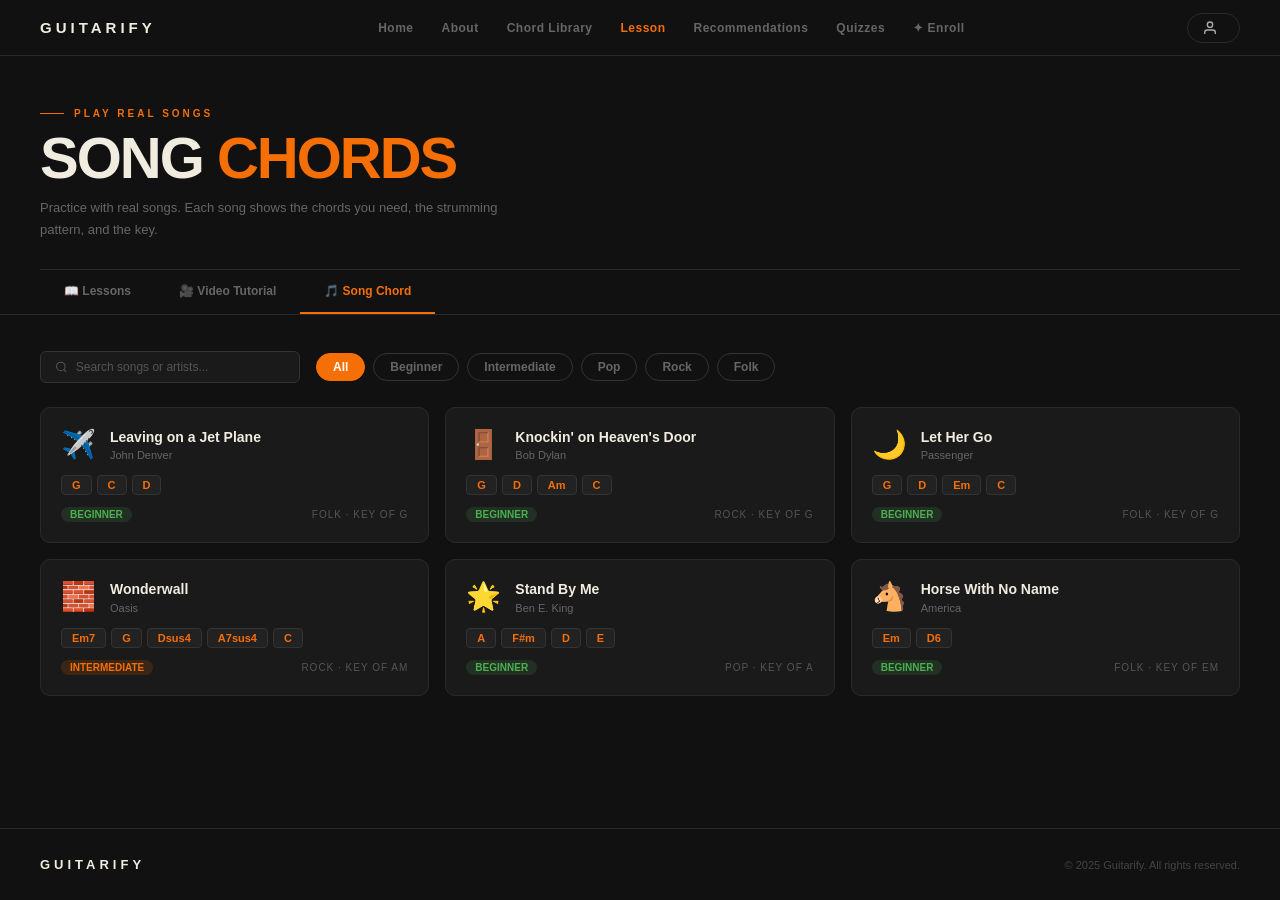
<file: song_chord.html>
<!DOCTYPE html>
<html lang="en">
<head>
  <meta charset="UTF-8" />
  <meta name="viewport" content="width=device-width, initial-scale=1.0"/>
  <title>Song Chord — Guitarify</title>
  <style>
    /* ── RESET & BASE ── */
    *, *::before, *::after { box-sizing: border-box; margin: 0; padding: 0; }
    body { background: #111; color: #f0ede0; font-family: sans-serif; min-height: 100vh; }
    a { text-decoration: none; color: inherit; }

    /* ── SITE WRAPPER ── */
    .site { display: flex; flex-direction: column; min-height: 100vh; }

    /* ── NAV ── */
    .nav {
      display: flex; align-items: center; justify-content: space-between;
      padding: 0 40px; height: 56px;
      background: #111; border-bottom: 0.5px solid #2a2a2a;
      position: sticky; top: 0; z-index: 100;
    }
    .nav-left { display: flex; align-items: center; gap: 32px; }
    .nav-logo { font-size: 15px; font-weight: 900; letter-spacing: 4px; color: #f0ede0; }
    .nav-links { display: flex; align-items: center; gap: 28px; }
    .nav-links a { font-size: 12px; font-weight: 600; color: #666; letter-spacing: 0.5px; transition: color 0.2s; }
    .nav-links a:hover { color: #ccc; }
    .nav-links a.active { color: #f66e06; }
    .nav-icons { position: relative; }
    .nav-user-btn {
      display: flex; align-items: center; gap: 7px;
      background: transparent; border: 0.5px solid #2a2a2a;
      border-radius: 20px; padding: 6px 14px; cursor: pointer;
      color: #aaa; font-size: 12px; font-weight: 600; transition: border-color 0.2s;
    }
    .nav-user-btn:hover { border-color: #444; color: #ccc; }
    .nav-user-name { max-width: 90px; overflow: hidden; text-overflow: ellipsis; white-space: nowrap; }
    .user-dropdown {
      display: none; position: absolute; right: 0; top: calc(100% + 8px);
      background: #1a1a1a; border: 0.5px solid #2a2a2a; border-radius: 8px;
      min-width: 200px; overflow: hidden; z-index: 300;
    }
    .user-dropdown.open { display: block; }
    .user-dropdown-header { padding: 14px 16px; border-bottom: 0.5px solid #2a2a2a; }
    .user-dropdown-name { font-size: 13px; font-weight: 700; color: #f0ede0; margin-bottom: 2px; }
    .user-dropdown-email { font-size: 11px; color: #555; }
    .user-dropdown-item { padding: 11px 16px; font-size: 12px; font-weight: 600; color: #999; cursor: pointer; transition: background 0.15s, color 0.15s; }
    .user-dropdown-item:hover { background: #222; color: #f0ede0; }
    .user-dropdown-item.danger:hover { color: #e53e3e; }

    /* ── PAGE HERO ── */
    .page-hero { padding:52px 40px 0; background:#111; border-bottom:0.5px solid #2a2a2a; }
    .page-hero-tag { font-size:10px; font-weight:700; letter-spacing:3px; color:#f66e06; text-transform:uppercase; margin-bottom:10px; display:flex; align-items:center; gap:10px; }
    .page-hero-tag::before { content:''; display:block; width:24px; height:1px; background:#f66e06; }
    .page-hero-title { font-size:clamp(36px,5vw,58px); font-weight:900; letter-spacing:-2px; color:#f0ede0; text-transform:uppercase; line-height:1; margin-bottom:10px; }
    .page-hero-title span { color:#f66e06; }
    .page-hero-sub { font-size:13px; color:#666; line-height:1.7; max-width:480px; margin-bottom:28px; }
    .sub-tabs { display:flex; border-top:0.5px solid #2a2a2a; margin-top:10px; }
    .sub-tab { padding:14px 24px; font-size:12px; font-weight:600; color:#666; text-decoration:none; border-bottom:2px solid transparent; transition:color 0.2s,border-color 0.2s; }
    .sub-tab:hover { color:#aaa; }
    .sub-tab.active { color:#f66e06; border-bottom-color:#f66e06; }

    /* ── SONG WRAP ── */
    .song-wrap { padding:36px 40px 52px; }

    /* ── TOOLBAR ── */
    .song-toolbar { display:flex; align-items:center; gap:16px; margin-bottom:24px; flex-wrap:wrap; }
    .song-search-wrap { display:flex; align-items:center; gap:8px; background:#1a1a1a; border:0.5px solid #333; border-radius:6px; padding:8px 14px; flex:0 0 260px; }
    .song-search { background:none; border:none; outline:none; color:#ccc; font-size:12px; width:100%; }
    .song-search::placeholder { color:#555; }
    .song-filter { display:flex; gap:8px; flex-wrap:wrap; }
    .sf-btn { padding:6px 16px; border-radius:20px; border:0.5px solid #333; background:transparent; color:#666; font-size:12px; font-weight:600; cursor:pointer; transition:all 0.15s; }
    .sf-btn:hover { color:#ccc; border-color:#555; }
    .sf-btn.active { background:#f66e06; color:#fff; border-color:#f66e06; }

    /* ── SONGS GRID ── */
    .songs-grid { display:grid; grid-template-columns:repeat(3,1fr); gap:16px; }
    @media (max-width:900px) { .songs-grid { grid-template-columns:repeat(2,1fr); } }
    @media (max-width:580px) { .songs-grid { grid-template-columns:1fr; } }

    /* ── SONG CARD ── */
    .song-card { background:#1a1a1a; border:0.5px solid #2a2a2a; border-radius:10px; padding:20px; cursor:pointer; transition:transform 0.2s,border-color 0.2s; position:relative; }
    .song-card:hover { transform:translateY(-3px); border-color:rgba(246,110,6,0.4); }
    .song-card-top { display:flex; align-items:center; gap:14px; margin-bottom:14px; }
    .song-emoji { font-size:28px; flex-shrink:0; }
    .song-card-title { font-size:14px; font-weight:700; color:#f0ede0; line-height:1.3; margin-bottom:3px; }
    .song-card-artist { font-size:11px; color:#666; }
    .song-card-chords { display:flex; flex-wrap:wrap; gap:5px; margin-bottom:12px; }
    .chord-pill { background:#222; border:0.5px solid #333; border-radius:4px; padding:3px 10px; font-size:11px; font-weight:700; color:#f66e06; }
    .song-card-footer { display:flex; align-items:center; justify-content:space-between; }
    .song-difficulty { font-size:10px; font-weight:600; padding:2px 9px; border-radius:20px; text-transform:uppercase; }
    .song-difficulty.beginner     { background:rgba(76,175,80,0.15);  color:#4caf50; }
    .song-difficulty.intermediate { background:rgba(246,110,6,0.15);  color:#f66e06; }
    .song-genre { font-size:10px; color:#555; text-transform:uppercase; letter-spacing:1px; }

    /* ── SONG MODAL ── */
    .song-modal-bg { display:none; position:fixed; inset:0; background:rgba(0,0,0,0.8); z-index:200; align-items:center; justify-content:center; padding:20px; }
    .song-modal-bg.open { display:flex; }
    .song-modal { background:#1a1a1a; border:0.5px solid #333; border-radius:12px; width:100%; max-width:620px; max-height:88vh; overflow-y:auto; display:flex; flex-direction:column; }
    .song-modal-header { display:flex; justify-content:space-between; align-items:flex-start; padding:22px 24px 16px; border-bottom:0.5px solid #2a2a2a; position:sticky; top:0; background:#1a1a1a; z-index:1; }
    .song-modal-artist { font-size:11px; color:#f66e06; font-weight:700; letter-spacing:1px; text-transform:uppercase; margin-bottom:4px; }
    .song-modal-title  { font-size:22px; font-weight:900; color:#f0ede0; letter-spacing:-0.5px; }
    .song-modal-meta   { font-size:11px; color:#555; margin-top:4px; }
    .song-modal-close  { background:#2a2a2a; border:none; color:#aaa; width:28px; height:28px; border-radius:50%; cursor:pointer; font-size:12px; flex-shrink:0; }
    .song-modal-close:hover { background:#383838; color:#fff; }
    .song-modal-body { padding:20px 24px; }
    .sm-section-label { font-size:10px; font-weight:700; color:#f66e06; letter-spacing:2px; text-transform:uppercase; margin-bottom:10px; }
    .sm-chords-row { display:flex; flex-wrap:wrap; gap:10px; }
    .sm-chord-box { background:#222; border:0.5px solid #333; border-radius:6px; padding:10px 16px; text-align:center; min-width:56px; transition:border-color 0.2s; }
    .sm-chord-box:hover { border-color:rgba(246,110,6,0.4); }
    .sm-chord-name  { font-size:18px; font-weight:900; color:#f66e06; }
    .sm-chord-shape { font-size:10px; color:#555; margin-top:3px; }
    .sm-strum { background:#222; border:0.5px solid #2a2a2a; border-radius:6px; padding:14px 18px; font-size:20px; letter-spacing:6px; color:#f0ede0; font-weight:900; }
    .sm-progression { display:flex; flex-wrap:wrap; gap:6px; align-items:center; }
    .sm-prog-chord { background:#1e1e1e; border:0.5px solid #333; border-left:2px solid #f66e06; border-radius:4px; padding:6px 14px; font-size:14px; font-weight:700; color:#f0ede0; }
    .sm-prog-arrow { color:#333; font-size:14px; }
    .sm-lyrics { font-family:'Courier New',monospace; font-size:12px; line-height:2; color:#888; background:#141414; border:0.5px solid #2a2a2a; border-radius:6px; padding:16px 18px; white-space:pre-wrap; }
    .sm-lyrics .chord-mark { color:#f66e06; font-weight:700; font-size:11px; }
    .song-modal-footer { padding:14px 24px; border-top:0.5px solid #2a2a2a; background:#1a1a1a; position:sticky; bottom:0; }
    .song-yt-btn { display:inline-flex; align-items:center; gap:7px; background:#f66e06; color:#fff; padding:9px 20px; border-radius:4px; font-size:12px; font-weight:700; text-decoration:none; transition:opacity 0.15s; }
    .song-yt-btn:hover { opacity:0.85; }

    /* ── FOOTER ── */
    .footer { margin-top:auto; padding:28px 40px; border-top:0.5px solid #2a2a2a; display:flex; align-items:center; justify-content:space-between; }
    .footer-logo { font-size:13px; font-weight:900; letter-spacing:4px; color:#f0ede0; }
    .footer-copy { font-size:11px; color:#444; }

    /* ── AUTH MODAL ── */
    .auth-bg { display:none; position:fixed; inset:0; background:rgba(0,0,0,0.75); z-index:400; align-items:center; justify-content:center; padding:20px; }
    .auth-bg.open { display:flex; }
    .auth-modal { background:#1a1a1a; border:0.5px solid #2a2a2a; border-radius:12px; width:100%; max-width:380px; padding:28px; position:relative; }
    .auth-close { position:absolute; top:14px; right:14px; background:#2a2a2a; border:none; color:#aaa; width:26px; height:26px; border-radius:50%; cursor:pointer; font-size:11px; }
    .auth-close:hover { background:#333; color:#fff; }
    .auth-tabs { display:flex; gap:20px; margin-bottom:24px; border-bottom:0.5px solid #2a2a2a; }
    .auth-tab { padding:0 0 12px; font-size:13px; font-weight:700; color:#555; cursor:pointer; border-bottom:2px solid transparent; transition:all 0.15s; }
    .auth-tab.active { color:#f66e06; border-bottom-color:#f66e06; }
    .auth-greeting { font-size:20px; font-weight:900; color:#f0ede0; margin-bottom:4px; }
    .auth-sub { font-size:12px; color:#555; margin-bottom:20px; }
    .auth-field { margin-bottom:14px; }
    .auth-field label { display:block; font-size:11px; font-weight:700; color:#666; margin-bottom:6px; letter-spacing:0.5px; }
    .auth-field input { width:100%; background:#111; border:0.5px solid #2a2a2a; border-radius:6px; padding:10px 12px; color:#f0ede0; font-size:13px; outline:none; transition:border-color 0.2s; }
    .auth-field input:focus { border-color:#f66e06; }
    .auth-error { font-size:12px; color:#e53e3e; min-height:18px; margin-bottom:8px; }
    .auth-submit { width:100%; background:#f66e06; border:none; border-radius:6px; padding:12px; color:#fff; font-size:13px; font-weight:700; cursor:pointer; transition:opacity 0.15s; margin-bottom:16px; }
    .auth-submit:hover { opacity:0.88; }
    .auth-divider { font-size:12px; color:#555; text-align:center; }
    .auth-divider span { color:#f66e06; cursor:pointer; font-weight:600; }

    /* ── TOAST ── */
    .toast { position:fixed; bottom:24px; left:50%; transform:translateX(-50%) translateY(10px); background:#1a1a1a; border:0.5px solid #333; border-radius:6px; padding:10px 20px; font-size:12px; font-weight:600; color:#f0ede0; opacity:0; transition:opacity 0.2s,transform 0.2s; pointer-events:none; z-index:999; }
    .toast.show { opacity:1; transform:translateX(-50%) translateY(0); }
  </style>
</head>
<body>
<div class="site">

  <!-- NAV -->
  <nav class="nav">
    <div class="nav-left">
      <div class="nav-logo">GUITARIFY</div>
    </div>
    <div class="nav-links">
      <a href="Home.html">Home</a>
      <a href="About.html">About</a>
      <a href="Chord_Library.html">Chord Library</a>
      <a href="lessons.html" class="active">Lesson</a>
      <a href="Recommendations.html">Recommendations</a>
      <a href="practice.html">Quizzes</a>
      <a href="Enroll.html" class="enroll-link">✦ Enroll</a>
    </div>
    <div class="nav-icons">
      <button class="nav-user-btn" id="navUserBtn" onclick="handleUserIconClick()">
        <svg width="16" height="16" viewBox="0 0 24 24" fill="none" stroke="#aaa" stroke-width="2">
          <path d="M20 21v-2a4 4 0 0 0-4-4H8a4 4 0 0 0-4 4v2"/>
          <circle cx="12" cy="7" r="4"/>
        </svg>
        <span class="nav-user-name" id="navUserName"></span>
      </button>
      <div class="user-dropdown" id="userDropdown">
        <div class="user-dropdown-header">
          <div class="user-dropdown-name" id="dropdownName">–</div>
          <div class="user-dropdown-email" id="dropdownEmail">–</div>
        </div>
        <div class="user-dropdown-item">My Profile</div>
        <div class="user-dropdown-item">My Lessons</div>
        <div class="user-dropdown-item danger" onclick="logout()">Log Out</div>
      </div>
    </div>
  </nav>

  <!-- PAGE HERO -->
  <div class="page-hero">
    <div class="page-hero-tag">Play Real Songs</div>
    <div class="page-hero-title">Song <span>Chords</span></div>
    <p class="page-hero-sub">Practice with real songs. Each song shows the chords you need, the strumming pattern, and the key.</p>
    <div class="sub-tabs">
      <a href="lessons.html" class="sub-tab">📖 Lessons</a>
      <a href="video_tutorial.html" class="sub-tab">🎥 Video Tutorial</a>
      <a href="song_chord.html" class="sub-tab active">🎵 Song Chord</a>
    </div>
  </div>

  <!-- SONG CONTENT -->
  <div class="song-wrap">
    <div class="song-toolbar">
      <div class="song-search-wrap">
        <svg width="14" height="14" viewBox="0 0 24 24" fill="none" stroke="#555" stroke-width="2">
          <circle cx="11" cy="11" r="8"/><path d="m21 21-4.35-4.35"/>
        </svg>
        <input class="song-search" id="songSearch" placeholder="Search songs or artists..." oninput="searchSongs()" />
      </div>
      <div class="song-filter" id="songFilter">
        <button class="sf-btn active" onclick="filterSongs('all', this)">All</button>
        <button class="sf-btn" onclick="filterSongs('beginner', this)">Beginner</button>
        <button class="sf-btn" onclick="filterSongs('intermediate', this)">Intermediate</button>
        <button class="sf-btn" onclick="filterSongs('pop', this)">Pop</button>
        <button class="sf-btn" onclick="filterSongs('rock', this)">Rock</button>
        <button class="sf-btn" onclick="filterSongs('folk', this)">Folk</button>
      </div>
    </div>
    <div class="songs-grid" id="songsGrid"></div>
  </div>

  <!-- SONG MODAL -->
  <div class="song-modal-bg" id="songModalBg" onclick="handleSongBgClick(event)">
    <div class="song-modal">
      <div class="song-modal-header">
        <div>
          <div class="song-modal-artist" id="smArtist"></div>
          <div class="song-modal-title" id="smTitle"></div>
          <div class="song-modal-meta" id="smMeta"></div>
        </div>
        <button class="song-modal-close" onclick="closeSongModal()">✕</button>
      </div>
      <div class="song-modal-body">
        <div class="sm-section-label">Chords Used</div>
        <div class="sm-chords-row" id="smChordsRow"></div>
        <div class="sm-section-label" style="margin-top:20px;">Strumming Pattern</div>
        <div class="sm-strum" id="smStrum"></div>
        <div class="sm-section-label" style="margin-top:20px;">Chord Progression</div>
        <div class="sm-progression" id="smProgression"></div>
        <div class="sm-section-label" style="margin-top:20px;">Lyrics & Chords</div>
        <div class="sm-lyrics" id="smLyrics"></div>
      </div>
      <div class="song-modal-footer">
        <a class="song-yt-btn" id="smYtBtn" target="_blank" rel="noopener">
          <svg width="13" height="13" viewBox="0 0 24 24" fill="white"><polygon points="5 3 19 12 5 21 5 3"/></svg>
          Watch on YouTube
        </a>
      </div>
    </div>
  </div>

  <!-- FOOTER -->
  <div class="footer">
    <div class="footer-logo">GUITARIFY</div>
    <div class="footer-copy">© 2025 Guitarify. All rights reserved.</div>
  </div>

</div>

<!-- AUTH MODAL -->
<div class="auth-bg" id="authBg" onclick="handleAuthBgClick(event)">
  <div class="auth-modal">
    <button class="auth-close" onclick="closeAuth()">✕</button>
    <div class="auth-tabs">
      <div class="auth-tab active" id="tabLogin" onclick="switchAuthTab('login')">Log In</div>
      <div class="auth-tab" id="tabSignup" onclick="switchAuthTab('signup')">Sign Up</div>
    </div>
    <div class="auth-body" id="loginForm">
      <div class="auth-greeting">Welcome Back</div>
      <div class="auth-sub">Log in to continue your guitar journey.</div>
      <div class="auth-field"><label>Email</label><input type="email" id="loginEmail" placeholder="you@email.com"/></div>
      <div class="auth-field"><label>Password</label><input type="password" id="loginPassword" placeholder="••••••••"/></div>
      <div class="auth-error" id="loginError"></div>
      <button class="auth-submit" onclick="doLogin()">Log In</button>
      <div class="auth-divider">No account yet? <span onclick="switchAuthTab('signup')">Sign Up</span></div>
    </div>
    <div class="auth-body" id="signupForm" style="display:none;">
      <div class="auth-greeting">Join Guitarify</div>
      <div class="auth-sub">Create a free account and start learning.</div>
      <div class="auth-field"><label>Full Name</label><input type="text" id="signupName" placeholder="Username"/></div>
      <div class="auth-field"><label>Email</label><input type="email" id="signupEmail" placeholder="Email"/></div>
      <div class="auth-field"><label>Password</label><input type="password" id="signupPassword" placeholder="Password"/></div>
      <div class="auth-field"><label>Confirm Password</label><input type="password" id="signupConfirm" placeholder="Confirm Password"/></div>
      <div class="auth-error" id="signupError"></div>
      <button class="auth-submit" onclick="doSignup()">Create Account</button>
      <div class="auth-divider">Already have an account? <span onclick="switchAuthTab('login')">Log In</span></div>
    </div>
  </div>
</div>

<div class="toast" id="toast"></div>

<script>
// ══════════════════════════════════════════════
//  AUTH (from auth.js)
// ══════════════════════════════════════════════

let currentUser = null;

function handleUserIconClick() {
  if (currentUser) {
    document.getElementById('userDropdown').classList.toggle('open');
  } else {
    openAuth('login');
  }
}

function openAuth(tab = 'login') {
  document.getElementById('authBg').classList.add('open');
  switchAuthTab(tab);
}

function closeAuth() {
  document.getElementById('authBg').classList.remove('open');
}

function handleAuthBgClick(e) {
  if (e.target === document.getElementById('authBg')) closeAuth();
}

function switchAuthTab(tab) {
  document.getElementById('loginForm').style.display  = tab === 'login'  ? '' : 'none';
  document.getElementById('signupForm').style.display = tab === 'signup' ? '' : 'none';
  document.getElementById('tabLogin').classList.toggle('active',  tab === 'login');
  document.getElementById('tabSignup').classList.toggle('active', tab === 'signup');
}

function updateNavUser() {
    const nameEl = document.getElementById('navUserName');
    const dropName = document.getElementById('dropdownName');
    const dropEmail = document.getElementById('dropdownEmail');
    if (currentUser) {
        if (nameEl) nameEl.textContent = currentUser.name;
        if (dropName) dropName.textContent = currentUser.name;
        if (dropEmail) dropEmail.textContent = currentUser.email;
    } else {
        if (nameEl) nameEl.textContent = '';
        if (dropName) dropName.textContent = '–';
        if (dropEmail) dropEmail.textContent = '–';
    }
}

async function checkSession() {
    try {
        const res = await fetch('auth.php?action=check');
        const data = await res.json();
        if (data.loggedIn && data.user) {
            currentUser = data.user;
            updateNavUser();
        }
    } catch(e) {}
}

async function doLogin() {
    const email = document.getElementById('loginEmail').value.trim();
    const password = document.getElementById('loginPassword').value;
    const err = document.getElementById('loginError');
    if (!email || !password) { err.textContent = 'Please fill in all fields.'; return; }
    try {
        const res = await fetch('auth.php?action=login', {
            method: 'POST',
            headers: { 'Content-Type': 'application/json' },
            body: JSON.stringify({ email, password })
        });
        const data = await res.json();
        if (data.success) {
            currentUser = data.user;
            updateNavUser();
            closeAuth();
            showToast(data.message);
        } else {
            err.textContent = data.message;
        }
    } catch(e) {
        err.textContent = 'Connection error. Make sure XAMPP is running.';
    }
}

async function doSignup() {
    const name = document.getElementById('signupName').value.trim();
    const email = document.getElementById('signupEmail').value.trim();
    const password = document.getElementById('signupPassword').value;
    const confirm = document.getElementById('signupConfirm').value;
    const err = document.getElementById('signupError');
    if (!name || !email || !password || !confirm) { err.textContent = 'Please fill in all fields.'; return; }
    if (password !== confirm) { err.textContent = 'Passwords do not match.'; return; }
    if (password.length < 6) { err.textContent = 'Password must be at least 6 characters.'; return; }
    try {
        const res = await fetch('auth.php?action=signup', {
            method: 'POST',
            headers: { 'Content-Type': 'application/json' },
            body: JSON.stringify({ name, email, password })
        });
        const data = await res.json();
        if (data.success) {
            currentUser = data.user;
            updateNavUser();
            closeAuth();
            showToast(data.message);
        } else {
            err.textContent = data.message;
        }
    } catch(e) {
        err.textContent = 'Connection error. Make sure XAMPP is running.';
    }
}

async function logout() {
    try { await fetch('auth.php?action=logout'); } catch(e) {}
    currentUser = null;
    updateNavUser();
    document.getElementById('userDropdown').classList.remove('open');
    showToast('Logged out.');
}

document.addEventListener('click', function(e) {
  const dd  = document.getElementById('userDropdown');
  const btn = document.getElementById('navUserBtn');
  if (dd.classList.contains('open') && !dd.contains(e.target) && !btn.contains(e.target)) {
    dd.classList.remove('open');
  }
});

// ══════════════════════════════════════════════
//  SONG CHORD (from song_chord.js)
// ══════════════════════════════════════════════

const SONGS = [
  {
    id: 1,
    title: "Leaving on a Jet Plane",
    artist: "John Denver",
    emoji: "✈️",
    difficulty: "beginner",
    genre: "folk",
    key: "G",
    bpm: 100,
    chords: [
      { name:"G", shape:"320003" },
      { name:"C", shape:"x32010" },
      { name:"D", shape:"xx0232" },
    ],
    strumPattern: "D DU UDU",
    progression: ["G","C","G","D"],
    youtubeId: "MDBykpSXsSE",
    lyrics: `[G]All my bags are [C]packed, I'm ready to [G]go
[G]I'm standin' here [C]outside your [D]door
[G]I hate to wake you [C]up to say good[G]bye [D]

[G]But the dawn is [C]breakin', it's early [G]morn
[G]The taxi's waitin', [C]he's blowin' his [D]horn
[G]Already I'm so [C]lonesome I could [D]die

[G]So kiss me and [C]smile for me
[G]Tell me that you'll [C]wait for me
[G]Hold me like you'll [D]never let me go

[G]'Cause I'm [C]leavin' on a jet [G]plane
[D]Don't know when I'll be back a[G]gain
[G]Oh babe, I [C]hate to [D]go`
  },
  {
    id: 2,
    title: "Knockin' on Heaven's Door",
    artist: "Bob Dylan",
    emoji: "🚪",
    difficulty: "beginner",
    genre: "rock",
    key: "G",
    bpm: 75,
    chords: [
      { name:"G", shape:"320003" },
      { name:"D", shape:"xx0232" },
      { name:"Am", shape:"x02210" },
      { name:"C", shape:"x32010" },
    ],
    strumPattern: "D D DU",
    progression: ["G","D","Am","G","D","C"],
    youtubeId: "ckVSJgPdR0I",
    lyrics: `[G]Mama, take this [D]badge off of [Am]me
[G]I can't use it [D]anymore [C]
[G]It's gettin' dark, [D]too dark for me to [Am]see
[G]I feel like I'm [D]knockin' on heaven's [C]door

[G]Knock, knock, [D]knockin' on heaven's [Am]door
[G]Knock, knock, [D]knockin' on heaven's [C]door`
  },
  {
    id: 3,
    title: "Let Her Go",
    artist: "Passenger",
    emoji: "🌙",
    difficulty: "beginner",
    genre: "folk",
    key: "G",
    bpm: 105,
    chords: [
      { name:"G", shape:"320003" },
      { name:"D", shape:"xx0232" },
      { name:"Em", shape:"022000" },
      { name:"C", shape:"x32010" },
    ],
    strumPattern: "DU DU DU DU",
    progression: ["G","D","Em","C"],
    youtubeId: "RBumgq5yVrA",
    lyrics: `[G]Well you only need the [D]light when it's burning [Em]low
[C]Only miss the sun when it starts to [G]snow
[G]Only know you love her when you [D]let her go [Em][C]

[G]Only know you've been high when you're [D]feeling low
[Em]Only hate the road when you're [C]missing home
[G]Only know you love her when you [D]let her go
[Em][C]And you let her go`
  },
  {
    id: 4,
    title: "Wonderwall",
    artist: "Oasis",
    emoji: "🧱",
    difficulty: "intermediate",
    genre: "rock",
    key: "Am",
    bpm: 87,
    chords: [
      { name:"Em7", shape:"022033" },
      { name:"G", shape:"320033" },
      { name:"Dsus4", shape:"xx0233" },
      { name:"A7sus4", shape:"x02033" },
      { name:"C", shape:"x32033" },
    ],
    strumPattern: "DU U DU D",
    progression: ["Em7","G","Dsus4","A7sus4"],
    youtubeId: "6hzrDeceEKc",
    lyrics: `[Em7]Today is gonna be the day that they're
[G]gonna throw it back to [Dsus4]you [A7sus4]
[Em7]By now you should've somehow
[G]Realized what you gotta [Dsus4]do [A7sus4]

[Em7]I don't believe that anybody
[G]Feels the way I do a[Dsus4]bout you [A7sus4]now

[C]Backbeat, the word was on the [Dsus4]street
That the [Em7]fire in your heart is [G]out
[C]I'm sure you've heard it all be[Dsus4]fore
But you [Em7]never really had a [G]doubt`
  },
  {
    id: 5,
    title: "Stand By Me",
    artist: "Ben E. King",
    emoji: "🌟",
    difficulty: "beginner",
    genre: "pop",
    key: "A",
    bpm: 120,
    chords: [
      { name:"A", shape:"x02220" },
      { name:"F#m", shape:"244222" },
      { name:"D", shape:"xx0232" },
      { name:"E", shape:"022100" },
    ],
    strumPattern: "D DU UDU",
    progression: ["A","F#m","D","E","A"],
    youtubeId: "hwZNL7QVJjE",
    lyrics: `[A]When the night has come
And the land is [F#m]dark
And the moon is the [D]only light we'll [E]see
[A]No I won't be afraid
Oh I [F#m]won't be afraid
Just as [D]long as you stand, [E]stand by [A]me

So [A]darling, darling stand by [F#m]me
Oh stand by [D]me [E]
Oh [A]stand, stand by [F#m]me
Stand by [D]me [E][A]`
  },
  {
    id: 6,
    title: "Horse With No Name",
    artist: "America",
    emoji: "🐴",
    difficulty: "beginner",
    genre: "folk",
    key: "Em",
    bpm: 112,
    chords: [
      { name:"Em", shape:"022000" },
      { name:"D6", shape:"xx0202" },
    ],
    strumPattern: "D D DU D DU",
    progression: ["Em","D6","Em","D6"],
    youtubeId: "B40N1iCXJU4",
    lyrics: `[Em]On the first part of the [D6]journey
[Em]I was looking at all the [D6]life
[Em]There were plants and birds and [D6]rocks and things
[Em]There was sand and hills and [D6]rings

[Em]The first thing I met was a [D6]fly with a buzz
[Em]And the sky with no [D6]clouds
[Em]The heat was hot and the [D6]ground was dry
[Em]But the air was full of [D6]sound

[Em]I've been through the desert on a [D6]horse with no name
[Em]It felt good to be out of the [D6]rain`
  },
];

let currentFilter = 'all';
let searchQuery = '';

function renderSongs() {
  const grid = document.getElementById('songsGrid');
  grid.innerHTML = '';
  let list = SONGS;
  if (currentFilter !== 'all') {
    list = list.filter(s => s.difficulty === currentFilter || s.genre === currentFilter);
  }
  if (searchQuery) {
    const q = searchQuery.toLowerCase();
    list = list.filter(s => s.title.toLowerCase().includes(q) || s.artist.toLowerCase().includes(q));
  }
  if (list.length === 0) {
    grid.innerHTML = '<div style="color:#555;font-size:13px;padding:20px 0;">No songs found.</div>';
    return;
  }
  list.forEach(song => {
    const card = document.createElement('div');
    card.className = 'song-card';
    card.onclick = () => openSongModal(song);
    card.innerHTML = `
      <div class="song-card-top">
        <div class="song-emoji">${song.emoji}</div>
        <div class="song-card-info">
          <div class="song-card-title">${song.title}</div>
          <div class="song-card-artist">${song.artist}</div>
        </div>
      </div>
      <div class="song-card-chords">
        ${song.chords.map(c => `<span class="chord-pill">${c.name}</span>`).join('')}
      </div>
      <div class="song-card-footer">
        <span class="song-difficulty ${song.difficulty}">${song.difficulty}</span>
        <span class="song-genre">${song.genre} · Key of ${song.key}</span>
      </div>
    `;
    grid.appendChild(card);
  });
}

function filterSongs(filter, btn) {
  currentFilter = filter;
  document.querySelectorAll('.sf-btn').forEach(b => b.classList.remove('active'));
  btn.classList.add('active');
  renderSongs();
}

function searchSongs() {
  searchQuery = document.getElementById('songSearch').value;
  renderSongs();
}

function openSongModal(song) {
  document.getElementById('smArtist').textContent = song.artist;
  document.getElementById('smTitle').textContent  = song.title;
  document.getElementById('smMeta').textContent   = `Key of ${song.key} · ${song.bpm} BPM · ${song.difficulty} · ${song.genre}`;

  document.getElementById('smChordsRow').innerHTML = song.chords.map(c => `
    <div class="sm-chord-box">
      <div class="sm-chord-name">${c.name}</div>
      <div class="sm-chord-shape">${c.shape}</div>
    </div>
  `).join('');

  const strumHTML = song.strumPattern.split('').map(ch => {
    if (ch === 'D') return `<span style="color:#f66e06">D</span>`;
    if (ch === 'U') return `<span style="color:#aaa">U</span>`;
    return `<span style="color:#333"> </span>`;
  }).join('');
  document.getElementById('smStrum').innerHTML = strumHTML;

  const prog = song.progression;
  document.getElementById('smProgression').innerHTML = prog.map((c, i) =>
    `<span class="sm-prog-chord">${c}</span>${i < prog.length-1 ? '<span class="sm-prog-arrow">→</span>' : ''}`
  ).join('');

  const lyricsHTML = song.lyrics.replace(/\[([^\]]+)\]/g, '<span class="chord-mark">[$1]</span>');
  document.getElementById('smLyrics').innerHTML = lyricsHTML;

  document.getElementById('smYtBtn').href = `https://www.youtube.com/watch?v=${song.youtubeId}`;
  document.getElementById('songModalBg').classList.add('open');
}

function closeSongModal() {
  document.getElementById('songModalBg').classList.remove('open');
}

function handleSongBgClick(e) {
  if (e.target === document.getElementById('songModalBg')) closeSongModal();
}

function showToast(msg) {
  const t = document.getElementById('toast');
  t.textContent = msg;
  t.classList.add('show');
  setTimeout(() => t.classList.remove('show'), 2500);
}

renderSongs();
checkSession();
</script>
</body>
</html>
</file>
<file: shared.css>
* {
  margin: 0;
  padding: 0;
  box-sizing: border-box;
}

body {
  font-family: 'Arial', sans-serif;
  background: #1a1a1a;
  color: #fff;
}

.site {
  background: #1c1c1c;
  min-height: 100vh;
  overflow: hidden;
}

/* ── NAV ── */
.nav {
  display: flex;
  align-items: center;
  justify-content: space-between;
  padding: 10px 24px;
  background: #1c1c1c;
  border-bottom: 0.5px solid #333;
  position: relative;   /* ← needed so dropdown positions relative to nav */
  z-index: 100;         /* ← nav stays above page content */
}

.nav-left {
  display: flex;
  align-items: center;
  gap: 20px;
}

.nav-logo {
  font-size: 12px;
  font-weight: 700;
  letter-spacing: 2px;
  color: #fff;
}

.nav-search {
  display: flex;
  align-items: center;
  gap: 8px;
  background: #2a2a2a;
  border: 0.5px solid #444;
  border-radius: 4px;
  padding: 5px 10px;
  flex: 0 0 200px;
}

.nav-search input {
  background: none;
  border: none;
  outline: none;
  color: #aaa;
  font-size: 12px;
  width: 100%;
}

.nav-city {
  display: flex;
  align-items: center;
  gap: 6px;
  font-size: 12px;
  color: #888;
}

.nav-links {
  display: flex;
  gap: 20px;
  align-items: center;
}

.nav-links a {
  color: #aaa;
  font-size: 12px;
  text-decoration: none;
  cursor: pointer;
}

.nav-links a:hover { color: #fff; }
.nav-links a.active { color: #f66e06; font-weight: 700; }

.nav-btn {
  background: #f66e06;
  color: #fff;
  border: none;
  padding: 5px 12px;
  border-radius: 3px;
  font-size: 12px;
  cursor: pointer;
}

.nav-icons {
  display: flex;
  gap: 14px;
  align-items: center;
}

/* ── NAV USER BTN ── */
.nav-user-btn {
  background: none;
  border: none;
  cursor: pointer;
  display: flex;
  align-items: center;
  gap: 6px;
  color: #aaa;
  padding: 4px 8px;
  border-radius: 4px;
  transition: background 0.15s;
  position: relative;   /* ← keeps button above dropdown */
  z-index: 101;         /* ← button always clickable */
}
.nav-user-btn:hover { background: #2a2a2a; }
.nav-user-name { font-size: 12px; font-weight: 600; color: #f66e06; }

/* ── USER DROPDOWN ── */
.user-dropdown {
  display: none;
  pointer-events: none;           /* ← CANNOT block clicks when hidden */
  position: absolute;
  top: 48px;
  right: 16px;
  background: #1e1e1e;
  border: 0.5px solid #333;
  border-radius: 8px;
  min-width: 200px;
  z-index: 999;
  overflow: hidden;
  box-shadow: 0 8px 24px rgba(0,0,0,0.4);
}
.user-dropdown.open {
  display: block;
  pointer-events: auto;           /* ← re-enable clicks when open */
}
.user-dropdown-header { padding: 14px 16px; border-bottom: 0.5px solid #2a2a2a; }
.user-dropdown-name   { font-size: 13px; font-weight: 700; color: #f0ede0; }
.user-dropdown-email  { font-size: 11px; color: #555; margin-top: 2px; }
.user-dropdown-item   { padding: 11px 16px; font-size: 12px; color: #aaa; cursor: pointer; transition: background 0.15s; }
.user-dropdown-item:hover { background: #2a2a2a; color: #fff; }
.user-dropdown-item.danger { color: #e05555; }
.user-dropdown-item.danger:hover { background: rgba(224,85,85,0.1); }

/* ── TICKER ── */
.ticker {
  background: #f66e06;
  padding: 8px 0;
  overflow: hidden;
  white-space: nowrap;
}

.ticker-inner {
  display: inline-block;
  animation: ticker 18s linear infinite;
  font-size: 12px;
  font-weight: 700;
  letter-spacing: 2px;
  color: #1a1a1a;
  text-transform: uppercase;
}

@keyframes ticker {
  0%   { transform: translateX(0); }
  100% { transform: translateX(-50%); }
}

/* ── FOOTER ── */
.footer {
  padding: 20px 40px;
  border-top: 0.5px solid #2a2a2a;
  display: flex;
  align-items: center;
  justify-content: space-between;
}

.footer-logo { font-size: 12px; font-weight: 700; letter-spacing: 2px; color: #444; }
.footer-logo span { color: #f66e06; }
.footer-copy { font-size: 11px; color: #444; }

/* ── SHARED COLORS & UTILITIES ── */
:root {
  --orange: #f66e06;
  --bg: #1a1a1a;
  --bg2: #1c1c1c;
  --bg3: #202020;
  --bg4: #252525;
  --border: #333;
  --text: #f0ede0;
  --text-muted: #888;
  --text-dim: #666;
}

.section-title {
  font-size: 36px;
  font-weight: 900;
  letter-spacing: -1px;
  color: #e8e4d8;
  text-transform: uppercase;
  margin-bottom: 18px;
}

.section-tag {
  font-size: 10px;
  font-weight: 700;
  letter-spacing: 3px;
  color: #f66e06;
  text-transform: uppercase;
  margin-bottom: 8px;
}

.tabs {
  display: flex;
  gap: 8px;
  margin-bottom: 20px;
}

.tab {
  padding: 6px 16px;
  border-radius: 20px;
  font-size: 12px;
  cursor: pointer;
  border: 0.5px solid #444;
  color: #888;
  background: transparent;
}

.tab.active {
  background: #f66e06;
  color: #fff;
  border-color: #f66e06;
  font-weight: 600;
}

/* ── AUTH MODAL ── */
.auth-bg {
  display: none;
  position: fixed;
  inset: 0;
  background: rgba(0,0,0,0.75);
  z-index: 300;
  align-items: center;
  justify-content: center;
  padding: 20px;
}
.auth-bg.open { display: flex; }

.auth-modal {
  background: #1a1a1a;
  border: 0.5px solid #333;
  border-radius: 12px;
  width: 100%;
  max-width: 380px;
  position: relative;
  overflow: hidden;
}

.auth-close {
  position: absolute;
  top: 14px; right: 14px;
  background: #2a2a2a;
  border: none;
  color: #aaa;
  width: 28px; height: 28px;
  border-radius: 50%;
  cursor: pointer;
  font-size: 12px;
  z-index: 1;
}
.auth-close:hover { background: #383838; color: #fff; }

.auth-tabs {
  display: flex;
  border-bottom: 0.5px solid #2a2a2a;
}
.auth-tab {
  flex: 1;
  padding: 14px;
  text-align: center;
  font-size: 13px;
  font-weight: 600;
  color: #555;
  cursor: pointer;
  transition: color 0.15s;
  border-bottom: 2px solid transparent;
}
.auth-tab.active { color: #f66e06; border-bottom-color: #f66e06; }
.auth-tab:hover:not(.active) { color: #aaa; }

.auth-body { padding: 24px; }
.auth-greeting { font-size: 20px; font-weight: 900; color: #f0ede0; margin-bottom: 4px; }
.auth-sub { font-size: 12px; color: #555; margin-bottom: 20px; }

.auth-field { margin-bottom: 14px; }
.auth-field label { display: block; font-size: 11px; font-weight: 600; color: #666; text-transform: uppercase; letter-spacing: 1px; margin-bottom: 6px; }
.auth-field input {
  width: 100%;
  background: #222;
  border: 0.5px solid #333;
  border-radius: 5px;
  padding: 10px 12px;
  font-size: 13px;
  color: #f0ede0;
  outline: none;
  transition: border-color 0.15s;
}
.auth-field input:focus { border-color: #f66e06; }

.auth-error { font-size: 11px; color: #e05555; min-height: 16px; margin-bottom: 10px; }

.auth-submit {
  width: 100%;
  background: #f66e06;
  color: #fff;
  border: none;
  border-radius: 5px;
  padding: 11px;
  font-size: 13px;
  font-weight: 700;
  cursor: pointer;
  transition: opacity 0.15s;
  margin-bottom: 14px;
}
.auth-submit:hover { opacity: 0.88; }

.auth-divider { font-size: 12px; color: #555; text-align: center; }
.auth-divider span { color: #f66e06; cursor: pointer; font-weight: 600; }
.auth-divider span:hover { text-decoration: underline; }

/* ── TOAST ── */
.toast {
  position: fixed;
  bottom: 28px;
  left: 50%;
  transform: translateX(-50%) translateY(20px);
  background: #1e1e1e;
  border: 0.5px solid #333;
  color: #f0ede0;
  font-size: 13px;
  padding: 10px 22px;
  border-radius: 6px;
  opacity: 0;
  transition: all 0.3s;
  z-index: 999;
  pointer-events: none;
  white-space: nowrap;
}
.toast.show { opacity: 1; transform: translateX(-50%) translateY(0); }
</file>
<file: style.css>
/* ── HERO ── */
.hero {
  position: relative;
  min-height: 420px;
  background: radial-gradient(ellipse 60% 80% at 80% 50%, rgba(246,110,6,0.15) 0%, transparent 70%), #111;
  overflow: hidden;
  display: flex;
  align-items: center;
  padding: 60px 40px;
}

.hero-bg-text {
  position: absolute;
  right: 60px;
  top: 50%;
  transform: translateY(-50%);
  font-size: 160px;
  font-weight: 900;
  line-height: 0.85;
  color: transparent;
  -webkit-text-stroke: 1px rgba(255,255,255,0.04);
  pointer-events: none;
  letter-spacing: 4px;
  text-transform: uppercase;
  user-select: none;
}

.hero-content {
  position: relative;
  z-index: 1;
  max-width: 560px;
}

.hero-eyebrow {
  font-size: 11px;
  font-weight: 700;
  letter-spacing: 3px;
  color: #f66e06;
  text-transform: uppercase;
  margin-bottom: 18px;
  display: flex;
  align-items: center;
  gap: 12px;
}

.hero-eyebrow::before {
  content: '';
  display: block;
  width: 30px;
  height: 1px;
  background: #f66e06;
}

.hero-title {
  font-size: clamp(52px, 8vw, 96px);
  font-weight: 900;
  line-height: 0.92;
  letter-spacing: -2px;
  color: #f66e06;
  text-transform: uppercase;
  margin-bottom: 20px;
}

.hero-title .white {
  color: #f0ede0;
  display: block;
}

.hero-subtitle {
  font-size: 15px;
  color: #888;
  line-height: 1.7;
  max-width: 420px;
  margin-bottom: 32px;
}

.hero-subtitle strong {
  color: #ccc;
  font-weight: 700;
}

.hero-buttons {
  display: flex;
  gap: 12px;
  flex-wrap: wrap;
}

.btn-primary {
  background: #f66e06;
  color: #fff;
  font-size: 13px;
  font-weight: 700;
  padding: 11px 26px;
  border-radius: 4px;
  border: none;
  cursor: pointer;
  text-decoration: none;
  letter-spacing: 0.5px;
  transition: opacity 0.2s, transform 0.15s;
  display: inline-block;
}

.btn-primary:hover {
  opacity: 0.88;
  transform: translateY(-1px);
}

.btn-outline {
  background: transparent;
  color: #f66e06;
  font-size: 13px;
  font-weight: 700;
  padding: 11px 26px;
  border-radius: 4px;
  border: 1.5px solid #f66e06;
  cursor: pointer;
  text-decoration: none;
  letter-spacing: 0.5px;
  transition: background 0.2s, transform 0.15s;
  display: inline-block;
}

.btn-outline:hover {
  background: rgba(246,110,6,0.1);
  transform: translateY(-1px);
}

/* ── INTRO ── */
.intro-section {
  padding: 60px 40px;
  border-bottom: 0.5px solid #2a2a2a;
  border-top: 0.5px solid #2a2a2a;
  background: #111;
  display: grid;
  grid-template-columns: 1fr 2fr;
  gap: 48px;
  align-items: center;
}

.intro-label {
  font-size: 36px;
  font-weight: 900;
  letter-spacing: -1px;
  color: #f0ede0;
  text-transform: uppercase;
  line-height: 1.1;
}

.intro-label span {
  color: #f66e06;
}

.intro-text {
  font-size: 14px;
  color: #888;
  line-height: 1.85;
  border-left: 2px solid #f66e06;
  padding-left: 20px;
}

/* ── FEATURES ── */
.section {
  padding: 48px 40px;
}

.features-grid {
  display: grid;
  grid-template-columns: repeat(4, 1fr);
  gap: 14px;
  margin-top: 24px;
}

.feature-card {
  background: #1e1e1e;
  border-radius: 8px;
  padding: 26px 20px;
  border: 0.5px solid #2a2a2a;
  position: relative;
  overflow: hidden;
  cursor: pointer;
  transition: transform 0.2s, border-color 0.25s;
}

.feature-card:hover {
  transform: translateY(-4px);
  border-color: rgba(246,110,6,0.4);
}

.feature-card::after {
  content: '';
  position: absolute;
  bottom: 0;
  left: 0;
  right: 0;
  height: 2px;
  background: #f66e06;
  transform: scaleX(0);
  transition: transform 0.3s;
}

.feature-card:hover::after {
  transform: scaleX(1);
}

.feature-icon {
  font-size: 26px;
  margin-bottom: 14px;
  display: block;
}

.feature-name {
  font-size: 14px;
  font-weight: 900;
  color: #f0ede0;
  letter-spacing: 0.5px;
  text-transform: uppercase;
  margin-bottom: 8px;
}

.feature-desc {
  font-size: 12px;
  color: #666;
  line-height: 1.7;
}

/* ── WHY ── */
.why-section {
  padding: 60px 40px;
  background: #161616;
  border-top: 0.5px solid #2a2a2a;
  display: grid;
  grid-template-columns: 2fr 1fr;
  gap: 60px;
  align-items: center;
}

.why-text {
  font-size: 14px;
  color: #888;
  line-height: 1.85;
  margin-top: 14px;
}

.why-stats {
  display: flex;
  flex-direction: column;
  gap: 12px;
}

.stat-item {
  padding: 18px 22px;
  background: #1e1e1e;
  border: 0.5px solid #2a2a2a;
  border-radius: 8px;
  border-left: 3px solid #f66e06;
}

.stat-number {
  font-size: 38px;
  font-weight: 900;
  color: #f66e06;
  letter-spacing: -1px;
  line-height: 1;
}

.stat-label {
  font-size: 11px;
  color: #666;
  margin-top: 4px;
}

/* ── CTA ── */
.cta-section {
  padding: 90px 40px;
  text-align: center;
  background: #111;
  border-top: 0.5px solid #2a2a2a;
  position: relative;
  overflow: hidden;
}

.cta-bg {
  position: absolute;
  left: 50%;
  bottom: -10px;
  transform: translateX(-50%);
  font-size: 130px;
  font-weight: 900;
  color: transparent;
  -webkit-text-stroke: 1px rgba(255,255,255,0.03);
  pointer-events: none;
  white-space: nowrap;
  text-transform: uppercase;
  letter-spacing: 4px;
}

.cta-eyebrow {
  font-size: 11px;
  color: #555;
  letter-spacing: 3px;
  text-transform: uppercase;
  margin-bottom: 14px;
}

.cta-title {
  font-size: clamp(36px, 6vw, 64px);
  font-weight: 900;
  letter-spacing: -2px;
  color: #f0ede0;
  text-transform: uppercase;
  line-height: 1;
  margin-bottom: 28px;
}

.cta-title span {
  color: #f66e06;
}

.cta-btn {
  display: inline-block;
  background: #f66e06;
  color: #fff;
  font-size: 13px;
  font-weight: 700;
  padding: 13px 36px;
  border-radius: 4px;
  cursor: pointer;
  letter-spacing: 1px;
  text-transform: uppercase;
  text-decoration: none;
  transition: opacity 0.2s, transform 0.15s;
}

.cta-btn:hover {
  opacity: 0.88;
  transform: translateY(-1px);
}
</file>
